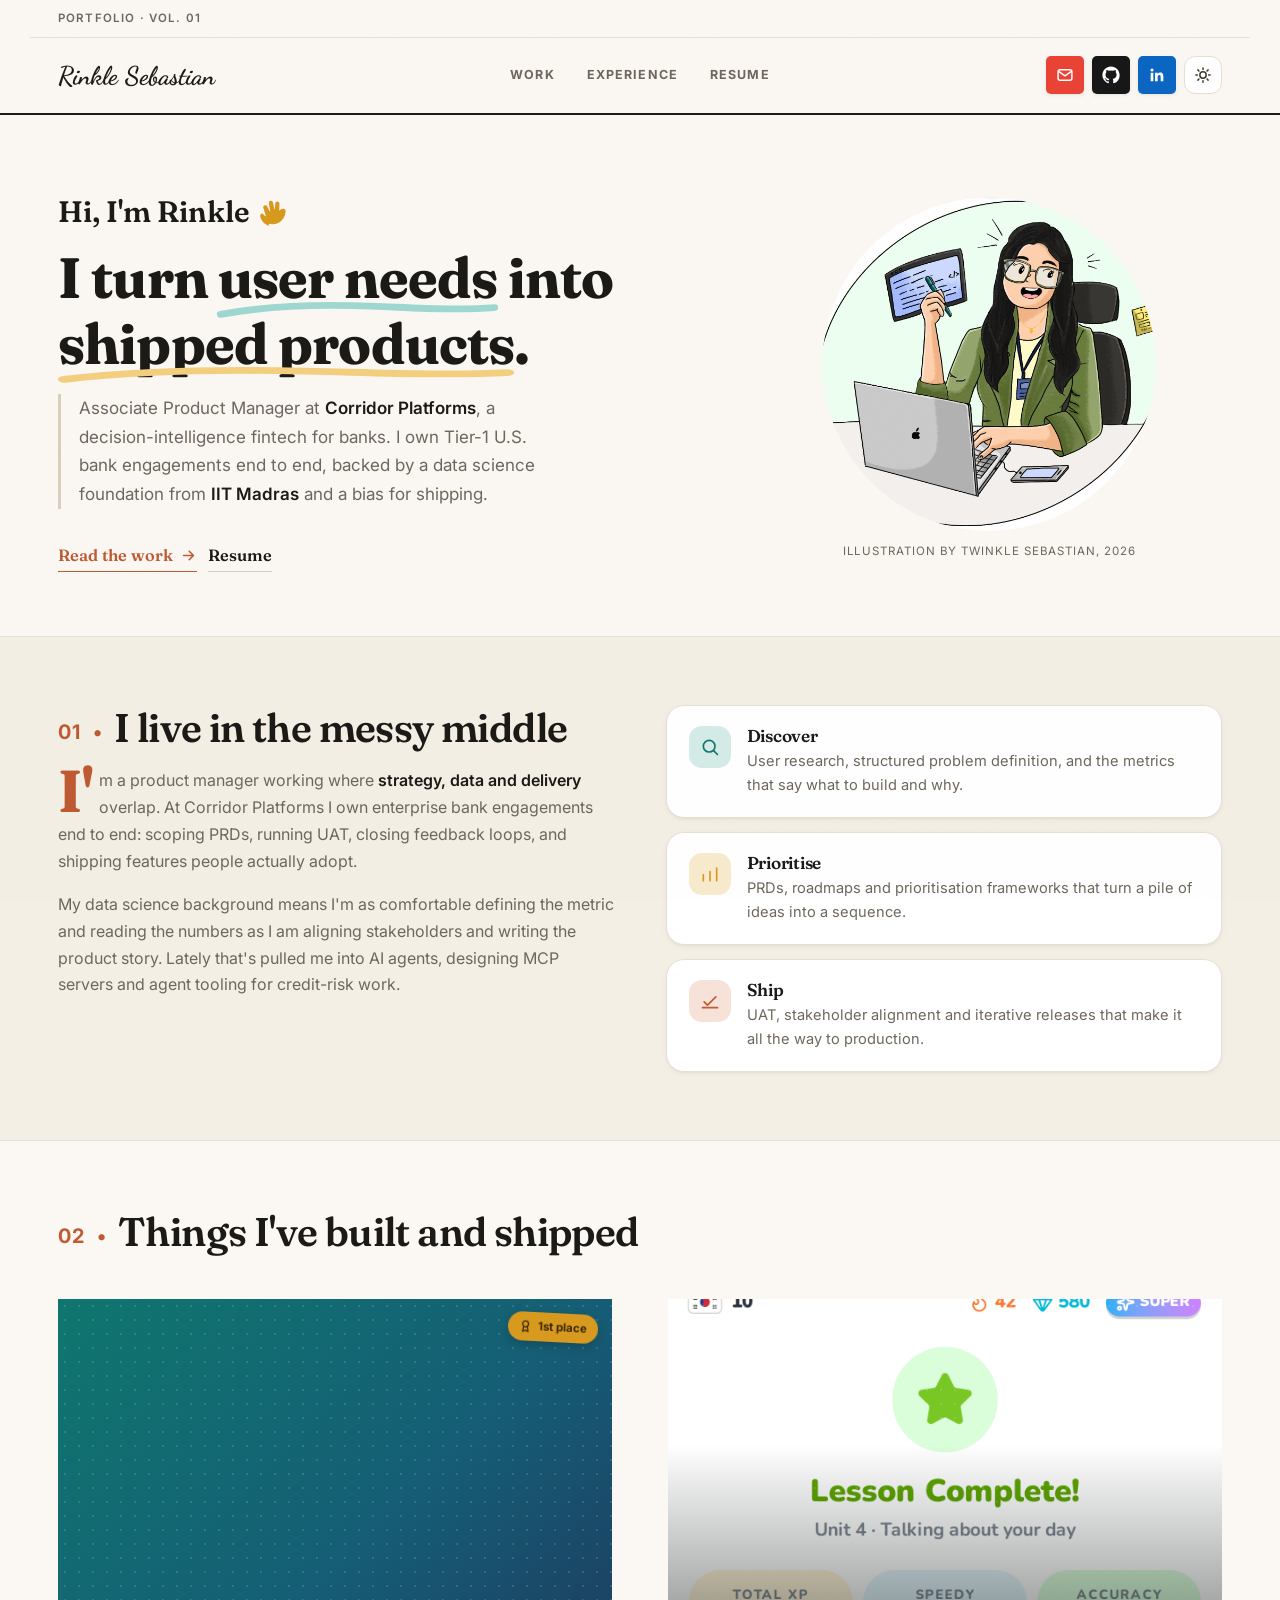
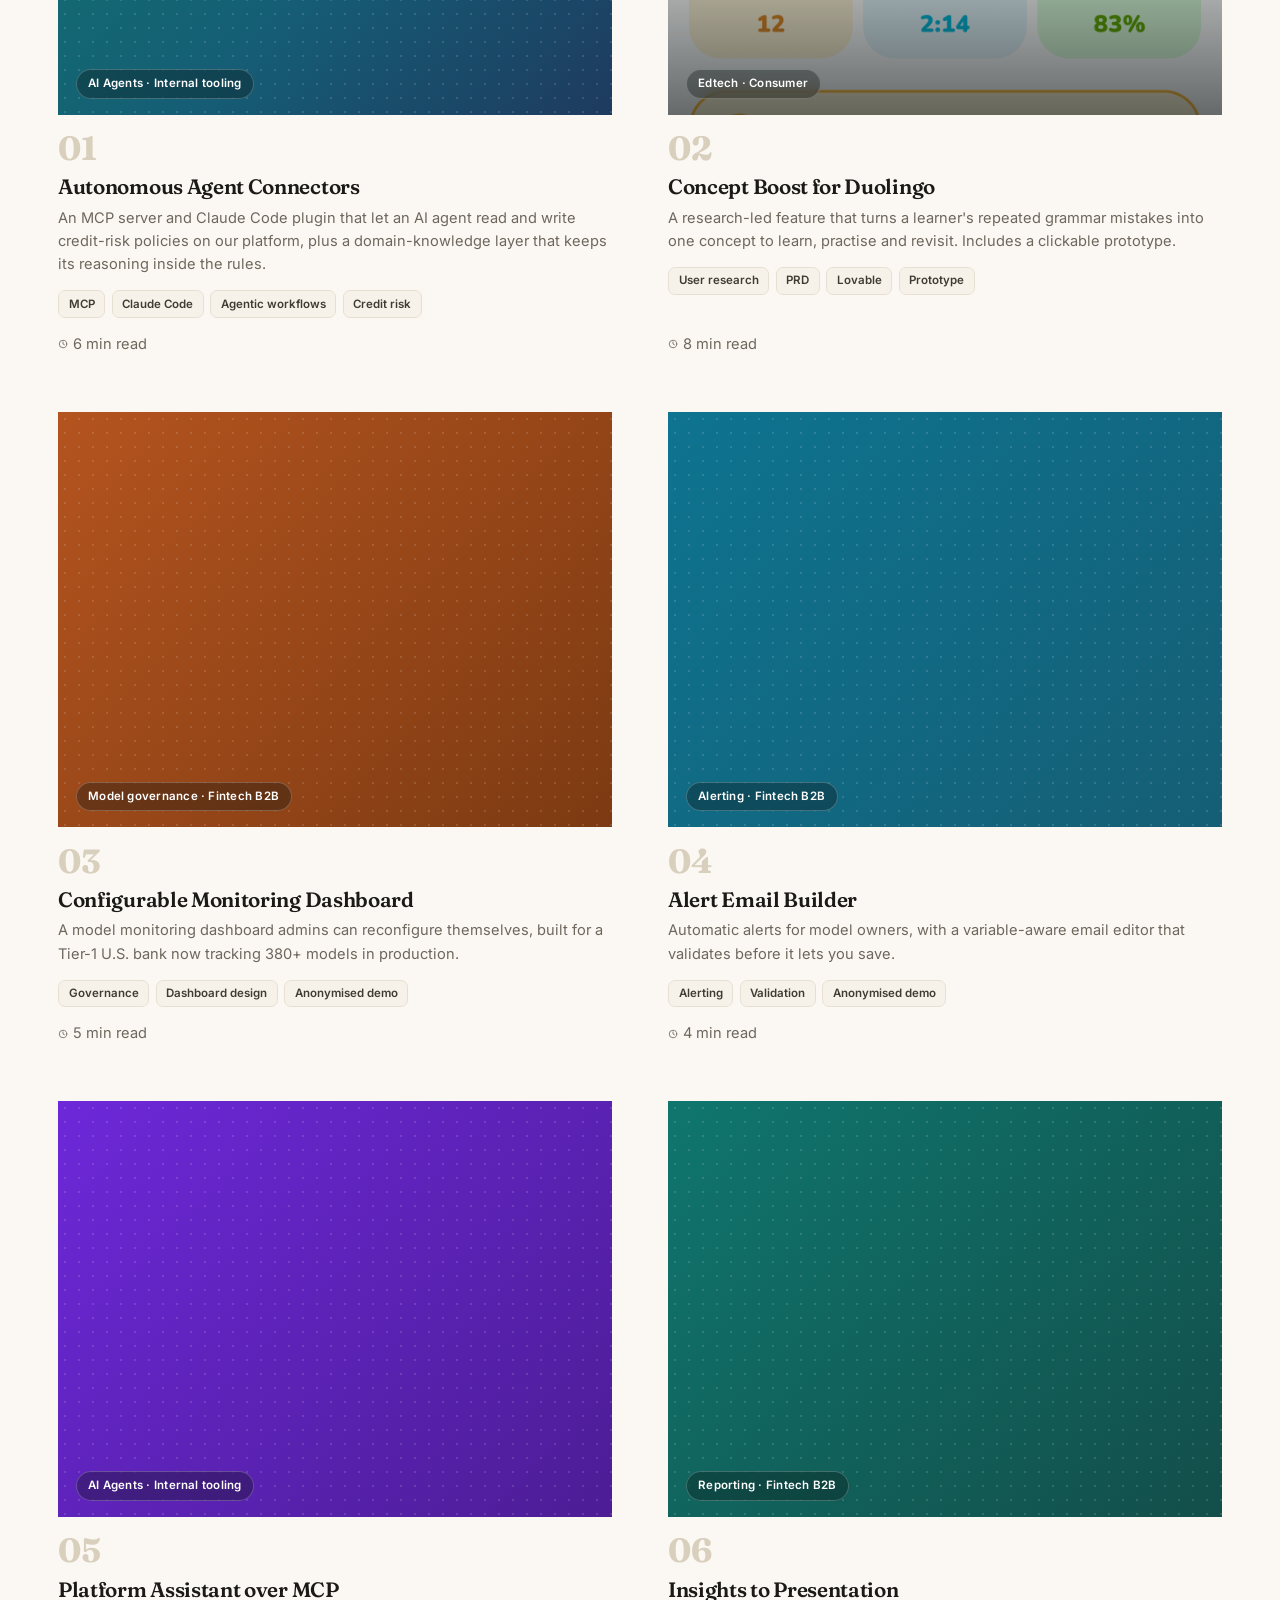
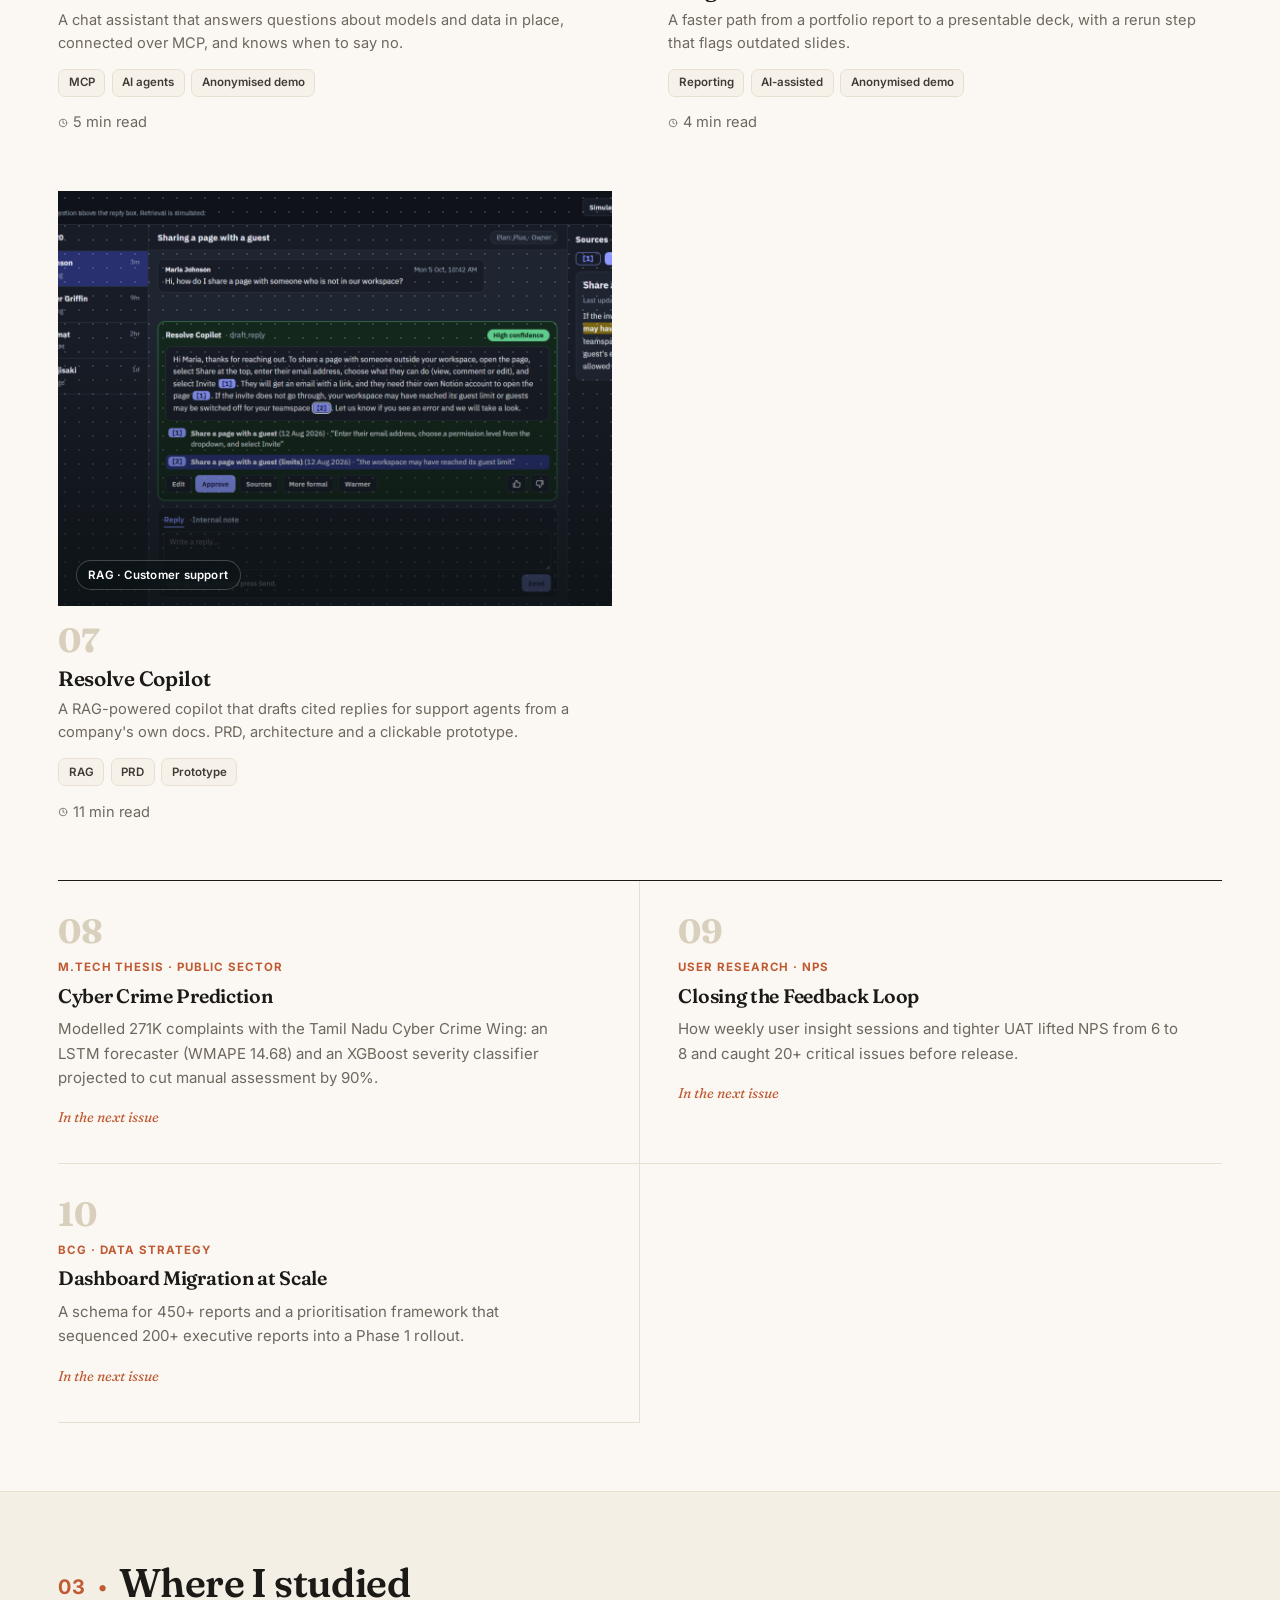
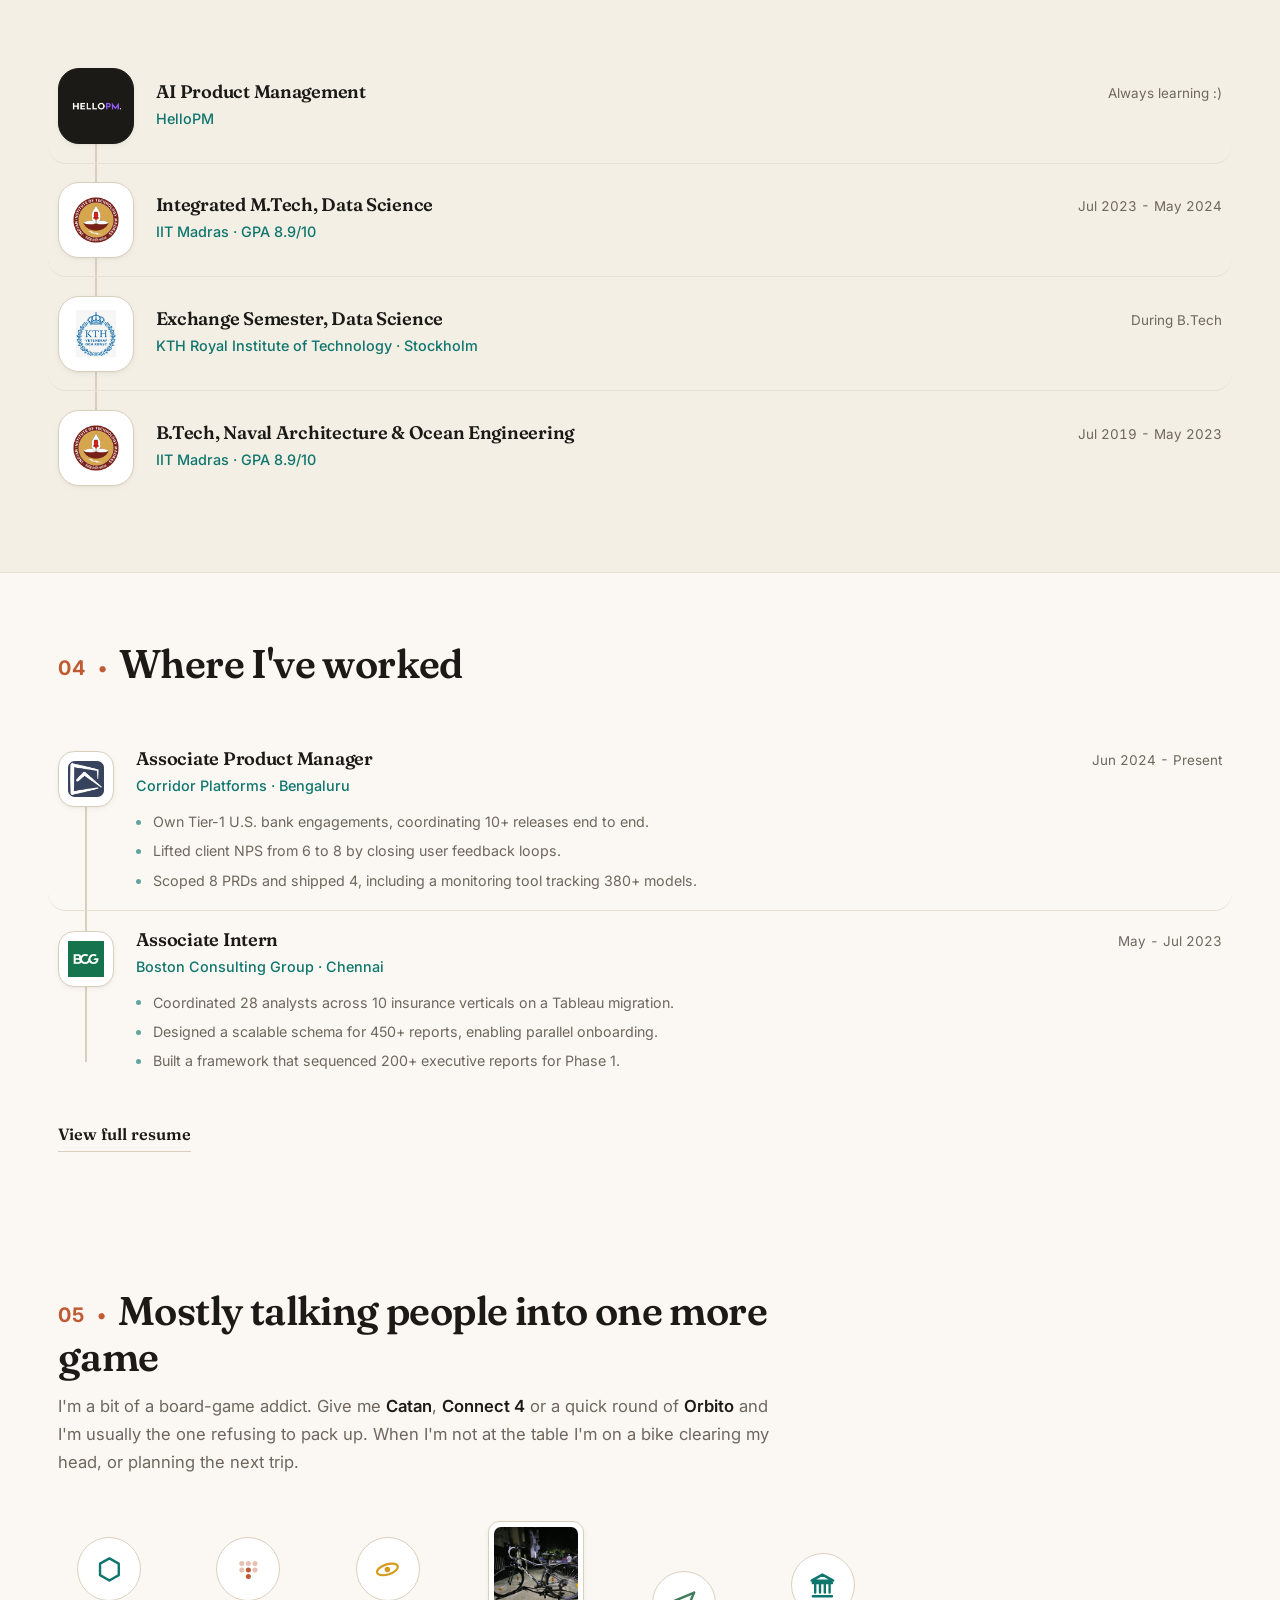
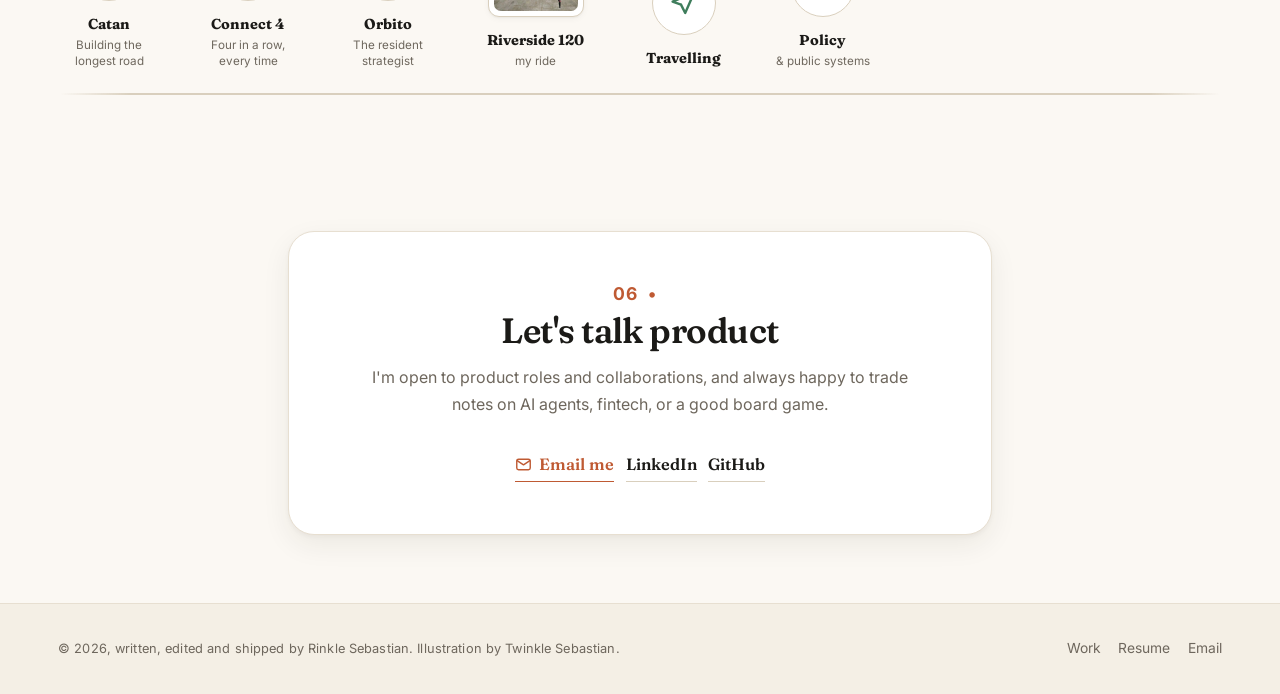
<file: index.html>
<!DOCTYPE html>
<html lang="en">
<head>
  <meta charset="UTF-8" />
  <meta name="viewport" content="width=device-width, initial-scale=1.0" />
  <title>Rinkle Sebastian | Product Manager</title>
  <link rel="preconnect" href="https://fonts.googleapis.com" />
  <link rel="preconnect" href="https://fonts.gstatic.com" crossorigin />
  <link href="https://fonts.googleapis.com/css2?family=Fraunces:ital,opsz,wght,SOFT,WONK@0,9..144,400..800,0..100,0..1;1,9..144,400..700,0..100,0..1&family=Inter:wght@400;500;600;700&display=swap" rel="stylesheet" />
  <link rel="preload" href="assets/fonts/dancing-script-700.woff2" as="font" type="font/woff2" crossorigin />
  <link rel="stylesheet" href="styles.css" />
  <meta name="theme-color" content="#fbf8f3" />
  <script>
    document.documentElement.classList.add("js");
    try { if (localStorage.getItem("theme") === "dark") document.documentElement.dataset.theme = "dark"; } catch (e) {}
  </script>
</head>
<body>
  <div class="masthead-strip">
    <span>Portfolio &middot; Vol. 01</span>
  </div>
  <header class="nav" id="nav">
    <div class="nav__inner">
      <a href="index.html" class="nav__brand"><span class="nav__brand-name">Rinkle Sebastian</span></a>
      <nav class="nav__links" id="nav-links" aria-label="Main">
        <a href="#work">Work</a>
        <a href="#experience">Experience</a>
        <a href="resume.html">Resume</a>
      </nav>
      <div class="nav__actions">
        <a class="nav__social nav__social--mail" href="mailto:rinklesebastian12@gmail.com" aria-label="Email me" title="Email">
          <svg viewBox="0 0 24 24" fill="none" stroke="currentColor" stroke-width="2" stroke-linecap="round" stroke-linejoin="round" aria-hidden="true"><rect x="2.8" y="5" width="18.4" height="14" rx="2.6"/><path d="M4 7.4l8 5.7 8-5.7"/></svg>
        </a>
        <a class="nav__social nav__social--github" href="https://github.com/Rinkle-S" target="_blank" rel="noopener" aria-label="GitHub profile" title="GitHub">
          <svg viewBox="0 0 24 24" fill="currentColor" aria-hidden="true"><path d="M12 .5C5.73.5.5 5.73.5 12c0 5.08 3.29 9.39 7.86 10.91.58.1.79-.25.79-.56 0-.27-.01-1-.02-1.97-3.2.7-3.88-1.54-3.88-1.54-.53-1.34-1.29-1.7-1.29-1.7-1.05-.72.08-.71.08-.71 1.16.08 1.78 1.19 1.78 1.19 1.03 1.77 2.71 1.26 3.37.96.1-.75.4-1.26.73-1.55-2.55-.29-5.23-1.28-5.23-5.68 0-1.25.45-2.28 1.19-3.08-.12-.29-.52-1.46.11-3.05 0 0 .97-.31 3.18 1.18a11 11 0 0 1 5.79 0c2.2-1.49 3.17-1.18 3.17-1.18.64 1.59.24 2.76.12 3.05.74.8 1.18 1.83 1.18 3.08 0 4.41-2.69 5.38-5.25 5.67.41.36.78 1.07.78 2.15 0 1.55-.01 2.81-.01 3.19 0 .31.21.67.8.56A10.52 10.52 0 0 0 23.5 12C23.5 5.73 18.27.5 12 .5Z"/></svg>
        </a>
        <a class="nav__social nav__social--linkedin" href="https://linkedin.com/in/rinkle-sebastian" target="_blank" rel="noopener" aria-label="LinkedIn profile" title="LinkedIn">
          <svg viewBox="0 0 24 24" fill="currentColor" aria-hidden="true"><path d="M20.45 20.45h-3.56v-5.57c0-1.33-.02-3.04-1.85-3.04-1.85 0-2.14 1.45-2.14 2.94v5.67H9.34V9h3.41v1.56h.05c.48-.9 1.64-1.85 3.38-1.85 3.6 0 4.27 2.37 4.27 5.46v6.28ZM5.34 7.43a2.06 2.06 0 1 1 0-4.12 2.06 2.06 0 0 1 0 4.12ZM7.12 20.45H3.56V9h3.56v11.45Z"/></svg>
        </a>
        <button class="icon-btn theme-toggle" id="theme-toggle" type="button" aria-label="Switch colour theme" title="Switch colour theme">
          <svg class="sun" viewBox="0 0 24 24" fill="none" stroke="currentColor" stroke-width="2" stroke-linecap="round" aria-hidden="true"><circle cx="12" cy="12" r="4.2"/><path d="M12 2.5v2M12 19.5v2M2.5 12h2M19.5 12h2M5.2 5.2l1.4 1.4M17.4 17.4l1.4 1.4M18.8 5.2l-1.4 1.4M6.6 17.4l-1.4 1.4"/></svg>
          <svg class="moon" viewBox="0 0 24 24" fill="none" stroke="currentColor" stroke-width="2" stroke-linecap="round" stroke-linejoin="round" aria-hidden="true"><path d="M20.5 14.3A8.6 8.6 0 1 1 9.7 3.5a6.9 6.9 0 0 0 10.8 10.8Z"/></svg>
        </button>
        <button class="icon-btn nav__burger" id="burger" type="button" aria-label="Open menu" aria-expanded="false" aria-controls="nav-links">
          <svg viewBox="0 0 24 24" fill="none" stroke="currentColor" stroke-width="2" stroke-linecap="round" aria-hidden="true"><path d="M4 7h16M4 12h16M4 17h16"/></svg>
        </button>
      </div>
    </div>
  </header>

  <main id="top">
    <!-- ===== Hero ===== -->
    <section class="wrap hero">
      <div class="hero__text">
        <p class="hero__greet">
          Hi, I'm Rinkle
          <svg class="wave" viewBox="0 0 24 24" aria-hidden="true">
            <path fill="#d79a1e" d="M7.4 21.6c-2-.6-3.7-2-4.8-3.9-1-1.8-1.4-3.4-.7-4.2.5-.6 1.3-.5 2 .2l1.2 1.2c.2.2.5 0 .4-.3L3.8 9.2c-.3-.8.1-1.6.9-1.9.7-.2 1.4.1 1.8.8l1.7 3.3c.1.2.4.1.4-.1L7.7 5.8c-.2-.8.3-1.6 1.1-1.7.8-.2 1.5.3 1.7 1.1l1 4.6c0 .2.4.2.4 0l.3-3.9c0-.8.7-1.4 1.5-1.4.8.1 1.4.7 1.4 1.5l-.1 5.1c1.1-1 2.2-1.7 3.3-1.4 1 .3 1.4 1.2 1.1 2.6-.4 1.9-1 3.4-1.9 4.7-1.6 2.3-4 3.6-6.6 3.6-1.4 0-2.7-.3-3-.4Z"/>
          </svg>
        </p>
        <h1 class="hero__title">
          I turn <span class="hl">user needs</span> into
          <span class="hl hl--gold">shipped products</span>.
        </h1>
        <p class="hero__sub hero__sub--rule">
          Associate Product Manager at <strong>Corridor Platforms</strong>, a decision-intelligence
          fintech for banks. I own Tier-1 U.S. bank engagements end to end, backed by a data
          science foundation from <strong>IIT Madras</strong> and a bias for shipping.
        </p>
        <div class="hero__cta">
          <a href="#work" class="btn btn--primary">
            Read the work
            <svg viewBox="0 0 24 24" fill="none" stroke="currentColor" stroke-width="2.2" stroke-linecap="round" stroke-linejoin="round" aria-hidden="true"><path d="M5 12h14M13 6l6 6-6 6"/></svg>
          </a>
          <a href="resume.html" class="btn btn--ghost">Resume</a>
        </div>
      </div>
      <div class="hero__visual">
        <figure class="hero__frame">
          <img src="assets/rinkle.jpg" alt="Illustration of Rinkle Sebastian at her laptop, mid-sentence, with a tablet showing code beside her." class="illus illus--circle" width="1430" height="1255" />
          <figcaption>Illustration by Twinkle Sebastian, 2026</figcaption>
        </figure>
      </div>
    </section>

    <!-- ===== About + What I do ===== -->
    <section class="band">
      <div class="wrap section split reveal">
        <div class="split__intro">
          <h2 class="section__title">I live in the messy middle</h2>
          <p class="drop-cap">
            I'm a product manager working where <strong>strategy, data and delivery</strong>
            overlap. At Corridor Platforms I own enterprise bank engagements end to end:
            scoping PRDs, running UAT, closing feedback loops, and shipping features people
            actually adopt.
          </p>
          <p>
            My data science background means I'm as comfortable defining the metric and
            reading the numbers as I am aligning stakeholders and writing the product story.
            Lately that's pulled me into AI agents, designing MCP servers and agent tooling
            for credit-risk work.
          </p>
        </div>
        <div class="split__cards">
          <article class="do-card">
            <span class="do-card__icon">
              <svg viewBox="0 0 24 24" fill="none" stroke="currentColor" stroke-width="2" stroke-linecap="round" stroke-linejoin="round" aria-hidden="true"><circle cx="11" cy="11" r="7"/><path d="M21 21l-4.35-4.35"/></svg>
            </span>
            <div>
              <h3>Discover</h3>
              <p>User research, structured problem definition, and the metrics that say what to build and why.</p>
            </div>
          </article>
          <article class="do-card">
            <span class="do-card__icon">
              <svg viewBox="0 0 24 24" fill="none" stroke="currentColor" stroke-width="2" stroke-linecap="round" stroke-linejoin="round" aria-hidden="true"><path d="M4 20v-7M12 20V9M20 20V5"/></svg>
            </span>
            <div>
              <h3>Prioritise</h3>
              <p>PRDs, roadmaps and prioritisation frameworks that turn a pile of ideas into a sequence.</p>
            </div>
          </article>
          <article class="do-card">
            <span class="do-card__icon">
              <svg viewBox="0 0 24 24" fill="none" stroke="currentColor" stroke-width="2" stroke-linecap="round" stroke-linejoin="round" aria-hidden="true"><path d="M5 13l4 4L19 7"/><path d="M3 20h18"/></svg>
            </span>
            <div>
              <h3>Ship</h3>
              <p>UAT, stakeholder alignment and iterative releases that make it all the way to production.</p>
            </div>
          </article>
        </div>
      </div>
    </section>

    <!-- ===== Work ===== -->
    <section id="work" class="wrap section reveal">
      <div class="section__head">
        <h2 class="section__title">Things I've built and shipped</h2>
      </div>

      <div class="work-featured work-featured--editorial">
        <a class="pcard pcard--link" href="agent-connectors.html">
          <div class="pcard__media pcard__media--mcp">
            <span class="pcard__tag">AI Agents &middot; Internal tooling</span>
            <span class="pcard__award">
              <svg viewBox="0 0 24 24" fill="none" stroke="currentColor" stroke-width="2.2" stroke-linecap="round" stroke-linejoin="round" aria-hidden="true"><circle cx="12" cy="8" r="5.5"/><path d="M8.6 12.8L7 22l5-2.8L17 22l-1.6-9.2"/></svg>
              1st place
            </span>
          </div>
          <div class="pcard__body">
            <span class="feature__n">01</span>
            <h3>Autonomous Agent Connectors</h3>
            <p>
              An MCP server and Claude Code plugin that let an AI agent read and write
              credit-risk policies on our platform, plus a domain-knowledge layer that keeps
              its reasoning inside the rules.
            </p>
            <div class="pcard__stack">
              <span class="chip">MCP</span><span class="chip">Claude Code</span><span class="chip">Agentic workflows</span><span class="chip">Credit risk</span>
            </div>
            <p class="read-time">
              <svg viewBox="0 0 24 24" fill="none" stroke="currentColor" stroke-width="2" stroke-linecap="round" stroke-linejoin="round" aria-hidden="true"><circle cx="12" cy="12" r="9"/><path d="M12 7v5l3.5 2"/></svg>
              6 min read
            </p>
          </div>
        </a>

        <a class="pcard pcard--link" href="concept-boost.html">
          <div class="pcard__media pcard__media--shot">
            <img src="assets/concept-boost-screen.png" alt="The Concept Boost prototype: a lesson-complete screen flagging a repeated grammar mistake with a Boost This Concept button." loading="lazy" />
            <span class="pcard__tag">Edtech &middot; Consumer</span>
          </div>
          <div class="pcard__body">
            <span class="feature__n">02</span>
            <h3>Concept Boost for Duolingo</h3>
            <p>
              A research-led feature that turns a learner's repeated grammar mistakes into one
              concept to learn, practise and revisit. Includes a clickable prototype.
            </p>
            <div class="pcard__stack">
              <span class="chip">User research</span><span class="chip">PRD</span><span class="chip">Lovable</span><span class="chip">Prototype</span>
            </div>
            <p class="read-time">
              <svg viewBox="0 0 24 24" fill="none" stroke="currentColor" stroke-width="2" stroke-linecap="round" stroke-linejoin="round" aria-hidden="true"><circle cx="12" cy="12" r="9"/><path d="M12 7v5l3.5 2"/></svg>
              8 min read
            </p>
          </div>
        </a>

        <a class="pcard pcard--link" href="monitoring-dashboard.html">
          <div class="pcard__media pcard__media--b">
            <span class="pcard__tag">Model governance &middot; Fintech B2B</span>
          </div>
          <div class="pcard__body">
            <span class="feature__n">03</span>
            <h3>Configurable Monitoring Dashboard</h3>
            <p>
              A model monitoring dashboard admins can reconfigure themselves, built for a
              Tier-1 U.S. bank now tracking 380+ models in production.
            </p>
            <div class="pcard__stack">
              <span class="chip">Governance</span><span class="chip">Dashboard design</span><span class="chip">Anonymised demo</span>
            </div>
            <p class="read-time">
              <svg viewBox="0 0 24 24" fill="none" stroke="currentColor" stroke-width="2" stroke-linecap="round" stroke-linejoin="round" aria-hidden="true"><circle cx="12" cy="12" r="9"/><path d="M12 7v5l3.5 2"/></svg>
              5 min read
            </p>
          </div>
        </a>

        <a class="pcard pcard--link" href="alert-email-builder.html">
          <div class="pcard__media pcard__media--c">
            <span class="pcard__tag">Alerting &middot; Fintech B2B</span>
          </div>
          <div class="pcard__body">
            <span class="feature__n">04</span>
            <h3>Alert Email Builder</h3>
            <p>
              Automatic alerts for model owners, with a variable-aware email editor that
              validates before it lets you save.
            </p>
            <div class="pcard__stack">
              <span class="chip">Alerting</span><span class="chip">Validation</span><span class="chip">Anonymised demo</span>
            </div>
            <p class="read-time">
              <svg viewBox="0 0 24 24" fill="none" stroke="currentColor" stroke-width="2" stroke-linecap="round" stroke-linejoin="round" aria-hidden="true"><circle cx="12" cy="12" r="9"/><path d="M12 7v5l3.5 2"/></svg>
              4 min read
            </p>
          </div>
        </a>

        <a class="pcard pcard--link" href="platform-assistant-mcp.html">
          <div class="pcard__media pcard__media--d">
            <span class="pcard__tag">AI Agents &middot; Internal tooling</span>
          </div>
          <div class="pcard__body">
            <span class="feature__n">05</span>
            <h3>Platform Assistant over MCP</h3>
            <p>
              A chat assistant that answers questions about models and data in place,
              connected over MCP, and knows when to say no.
            </p>
            <div class="pcard__stack">
              <span class="chip">MCP</span><span class="chip">AI agents</span><span class="chip">Anonymised demo</span>
            </div>
            <p class="read-time">
              <svg viewBox="0 0 24 24" fill="none" stroke="currentColor" stroke-width="2" stroke-linecap="round" stroke-linejoin="round" aria-hidden="true"><circle cx="12" cy="12" r="9"/><path d="M12 7v5l3.5 2"/></svg>
              5 min read
            </p>
          </div>
        </a>

        <a class="pcard pcard--link" href="insights-to-presentation.html">
          <div class="pcard__media pcard__media--a">
            <span class="pcard__tag">Reporting &middot; Fintech B2B</span>
          </div>
          <div class="pcard__body">
            <span class="feature__n">06</span>
            <h3>Insights to Presentation</h3>
            <p>
              A faster path from a portfolio report to a presentable deck, with a rerun step
              that flags outdated slides.
            </p>
            <div class="pcard__stack">
              <span class="chip">Reporting</span><span class="chip">AI-assisted</span><span class="chip">Anonymised demo</span>
            </div>
            <p class="read-time">
              <svg viewBox="0 0 24 24" fill="none" stroke="currentColor" stroke-width="2" stroke-linecap="round" stroke-linejoin="round" aria-hidden="true"><circle cx="12" cy="12" r="9"/><path d="M12 7v5l3.5 2"/></svg>
              4 min read
            </p>
          </div>
        </a>

        <a class="pcard pcard--link" href="resolve-copilot.html">
          <div class="pcard__media pcard__media--shot">
            <img src="assets/resolve-copilot-happy-path.png" alt="Resolve Copilot showing a cited draft reply with sources highlighted in a side panel." loading="lazy" />
            <span class="pcard__tag">RAG &middot; Customer support</span>
          </div>
          <div class="pcard__body">
            <span class="feature__n">07</span>
            <h3>Resolve Copilot</h3>
            <p>
              A RAG-powered copilot that drafts cited replies for support agents from a
              company's own docs. PRD, architecture and a clickable prototype.
            </p>
            <div class="pcard__stack">
              <span class="chip">RAG</span><span class="chip">PRD</span><span class="chip">Prototype</span>
            </div>
            <p class="read-time">
              <svg viewBox="0 0 24 24" fill="none" stroke="currentColor" stroke-width="2" stroke-linecap="round" stroke-linejoin="round" aria-hidden="true"><circle cx="12" cy="12" r="9"/><path d="M12 7v5l3.5 2"/></svg>
              11 min read
            </p>
          </div>
        </a>
      </div>

      <div class="feature-grid">
        <article class="feature">
          <span class="feature__n">08</span>
          <p class="feature__kicker">M.Tech thesis &middot; Public sector</p>
          <h3>Cyber Crime Prediction</h3>
          <p class="feature__deck">Modelled 271K complaints with the Tamil Nadu Cyber Crime Wing: an LSTM forecaster (WMAPE 14.68) and an XGBoost severity classifier projected to cut manual assessment by 90%.</p>
          <span class="feature__status">In the next issue</span>
        </article>
        <article class="feature">
          <span class="feature__n">09</span>
          <p class="feature__kicker">User research &middot; NPS</p>
          <h3>Closing the Feedback Loop</h3>
          <p class="feature__deck">How weekly user insight sessions and tighter UAT lifted NPS from 6 to 8 and caught 20+ critical issues before release.</p>
          <span class="feature__status">In the next issue</span>
        </article>
        <article class="feature">
          <span class="feature__n">10</span>
          <p class="feature__kicker">BCG &middot; Data strategy</p>
          <h3>Dashboard Migration at Scale</h3>
          <p class="feature__deck">A schema for 450+ reports and a prioritisation framework that sequenced 200+ executive reports into a Phase 1 rollout.</p>
          <span class="feature__status">In the next issue</span>
        </article>
      </div>
    </section>

    <!-- ===== Education ===== -->
    <section id="education" class="band">
      <div class="wrap section reveal">
        <div class="section__head">
          <h2 class="section__title">Where I studied</h2>
        </div>
        <div class="exp-list exp-list--lg">
          <div class="exp-row">
            <div class="exp-row__mark org-logo-img org-logo-img--lg org-logo-img--dark"><img src="assets/logo-hellopm.png" alt="HelloPM" loading="lazy" /></div>
            <div>
              <div class="exp-row__head">
                <div class="exp-row__role">
                  <h3>AI Product Management</h3>
                  <p>HelloPM</p>
                </div>
                <span class="exp-row__date">Always learning :)</span>
              </div>
            </div>
          </div>
          <div class="exp-row">
            <div class="exp-row__mark org-logo-img org-logo-img--lg"><img src="assets/logo-iitm.png" alt="IIT Madras" loading="lazy" /></div>
            <div>
              <div class="exp-row__head">
                <div class="exp-row__role">
                  <h3>Integrated M.Tech, Data Science</h3>
                  <p>IIT Madras &middot; GPA 8.9/10</p>
                </div>
                <span class="exp-row__date">Jul 2023 - May 2024</span>
              </div>
            </div>
          </div>
          <div class="exp-row">
            <div class="exp-row__mark org-logo-img org-logo-img--lg"><img src="assets/logo-kth.jpg" alt="KTH Royal Institute of Technology" loading="lazy" /></div>
            <div>
              <div class="exp-row__head">
                <div class="exp-row__role">
                  <h3>Exchange Semester, Data Science</h3>
                  <p>KTH Royal Institute of Technology &middot; Stockholm</p>
                </div>
                <span class="exp-row__date">During B.Tech</span>
              </div>
            </div>
          </div>
          <div class="exp-row">
            <div class="exp-row__mark org-logo-img org-logo-img--lg"><img src="assets/logo-iitm.png" alt="IIT Madras" loading="lazy" /></div>
            <div>
              <div class="exp-row__head">
                <div class="exp-row__role">
                  <h3>B.Tech, Naval Architecture &amp; Ocean Engineering</h3>
                  <p>IIT Madras &middot; GPA 8.9/10</p>
                </div>
                <span class="exp-row__date">Jul 2019 - May 2023</span>
              </div>
            </div>
          </div>
        </div>
      </div>
    </section>

    <!-- ===== Experience ===== -->
    <section id="experience" class="wrap section reveal">
      <div class="section__head">
        <h2 class="section__title">Where I've worked</h2>
      </div>
      <div class="exp-list">
        <div class="exp-row">
          <div class="exp-row__mark org-logo-img"><img src="assets/logo-corridor.png" alt="Corridor Platforms" loading="lazy" /></div>
          <div>
            <div class="exp-row__head">
              <div class="exp-row__role">
                <h3>Associate Product Manager</h3>
                <p>Corridor Platforms &middot; Bengaluru</p>
              </div>
              <span class="exp-row__date">Jun 2024 - Present</span>
            </div>
            <ul class="exp-row__points">
              <li>Own Tier-1 U.S. bank engagements, coordinating 10+ releases end to end.</li>
              <li>Lifted client NPS from 6 to 8 by closing user feedback loops.</li>
              <li>Scoped 8 PRDs and shipped 4, including a monitoring tool tracking 380+ models.</li>
            </ul>
          </div>
        </div>
        <div class="exp-row">
          <div class="exp-row__mark org-logo-img"><img src="assets/logo-bcg.png" alt="Boston Consulting Group" loading="lazy" /></div>
          <div>
            <div class="exp-row__head">
              <div class="exp-row__role">
                <h3>Associate Intern</h3>
                <p>Boston Consulting Group &middot; Chennai</p>
              </div>
              <span class="exp-row__date">May - Jul 2023</span>
            </div>
            <ul class="exp-row__points">
              <li>Coordinated 28 analysts across 10 insurance verticals on a Tableau migration.</li>
              <li>Designed a scalable schema for 450+ reports, enabling parallel onboarding.</li>
              <li>Built a framework that sequenced 200+ executive reports for Phase 1.</li>
            </ul>
          </div>
        </div>
      </div>
      <a href="resume.html" class="btn btn--ghost" style="margin-top: 1.75rem">View full resume</a>
    </section>

    <!-- ===== Outside work ===== -->
    <section class="wrap section reveal">
      <div class="section__head">
        <h2 class="section__title">Mostly talking people into one more game</h2>
        <p class="section__lead">
          I'm a bit of a board-game addict. Give me <strong>Catan</strong>,
          <strong>Connect 4</strong> or a quick round of <strong>Orbito</strong> and
          I'm usually the one refusing to pack up. When I'm not at the table I'm on a bike
          clearing my head, or planning the next trip.
        </p>
      </div>
      <div class="shelf">
        <div class="shelf-item">
          <span class="shelf-item__token">
            <svg viewBox="0 0 24 24" fill="none" stroke="currentColor" stroke-width="2" stroke-linejoin="round" aria-hidden="true"><path d="M12 2.8l7.8 4.4v9.6L12 21.2 4.2 16.8V7.2z"/></svg>
          </span>
          <span class="shelf-item__label">Catan</span>
          <span class="shelf-item__tag">Building the longest road</span>
        </div>
        <div class="shelf-item">
          <span class="shelf-item__token">
            <svg viewBox="0 0 24 24" fill="currentColor" aria-hidden="true">
              <circle cx="6.5" cy="7" r="2.1" opacity=".38"/><circle cx="12" cy="7" r="2.1" opacity=".38"/><circle cx="17.5" cy="7" r="2.1" opacity=".38"/>
              <circle cx="6.5" cy="12.5" r="2.1" opacity=".38"/><circle cx="12" cy="12.5" r="2.1"/><circle cx="17.5" cy="12.5" r="2.1" opacity=".38"/>
              <circle cx="12" cy="18" r="2.1"/>
            </svg>
          </span>
          <span class="shelf-item__label">Connect 4</span>
          <span class="shelf-item__tag">Four in a row, every time</span>
        </div>
        <div class="shelf-item">
          <span class="shelf-item__token">
            <svg viewBox="0 0 24 24" fill="none" stroke="currentColor" stroke-width="1.8" aria-hidden="true"><ellipse cx="12" cy="12" rx="9" ry="4.2" transform="rotate(-18 12 12)"/><circle cx="12" cy="12" r="2.3" fill="currentColor" stroke="none"/></svg>
          </span>
          <span class="shelf-item__label">Orbito</span>
          <span class="shelf-item__tag">The resident strategist</span>
        </div>
        <div class="shelf-item shelf-item--photo">
          <span class="shelf-item__token">
            <img src="assets/cycle-riverside120.jpeg" alt="My bike, a Riverside 120, parked outside at night" loading="lazy" />
          </span>
          <span class="shelf-item__label">Riverside 120</span>
          <span class="shelf-item__tag">my ride</span>
        </div>
        <div class="shelf-item">
          <span class="shelf-item__token">
            <svg viewBox="0 0 24 24" fill="none" stroke="currentColor" stroke-width="2" stroke-linecap="round" stroke-linejoin="round" aria-hidden="true"><path d="M21 3L3 10.5l7 2.5m11-10l-7.5 17-3.5-7"/></svg>
          </span>
          <span class="shelf-item__label">Travelling</span>
        </div>
        <div class="shelf-item">
          <span class="shelf-item__token">
            <svg viewBox="0 0 24 24" fill="none" stroke="currentColor" stroke-width="2" stroke-linecap="round" stroke-linejoin="round" aria-hidden="true"><path d="M4 21h16M4 10h16M6 10v8M10 10v8M14 10v8M18 10v8M12 3L3 8h18z"/></svg>
          </span>
          <span class="shelf-item__label">Policy</span>
          <span class="shelf-item__tag">&amp; public systems</span>
        </div>
      </div>
    </section>

    <!-- ===== Contact ===== -->
    <section id="contact" class="wrap section section--contact reveal">
      <div class="contact__card">
        <h2 class="section__title">Let's talk product</h2>
        <p class="contact__lead">
          I'm open to product roles and collaborations, and always happy to trade notes on
          AI agents, fintech, or a good board game.
        </p>
        <div class="contact__links">
          <a href="mailto:rinklesebastian12@gmail.com" class="btn btn--primary">
            <svg viewBox="0 0 24 24" fill="none" stroke="currentColor" stroke-width="2" stroke-linecap="round" stroke-linejoin="round" aria-hidden="true"><rect x="2.5" y="4.5" width="19" height="15" rx="2.5"/><path d="M3 6.5l9 6 9-6"/></svg>
            Email me
          </a>
          <a href="https://linkedin.com/in/rinkle-sebastian" class="btn btn--ghost" target="_blank" rel="noopener">LinkedIn</a>
          <a href="https://github.com/Rinkle-S" class="btn btn--ghost" target="_blank" rel="noopener">GitHub</a>
        </div>
      </div>
    </section>
  </main>

  <footer class="footer">
    <div class="footer__inner">
      <p class="colophon">&copy; 2026, written, edited and shipped by Rinkle Sebastian. Illustration by Twinkle Sebastian.</p>
      <div class="footer__links">
        <a href="#work">Work</a>
        <a href="resume.html">Resume</a>
        <a href="mailto:rinklesebastian12@gmail.com">Email</a>
      </div>
    </div>
  </footer>

  <script src="script.js"></script>
</body>
</html>
</file>
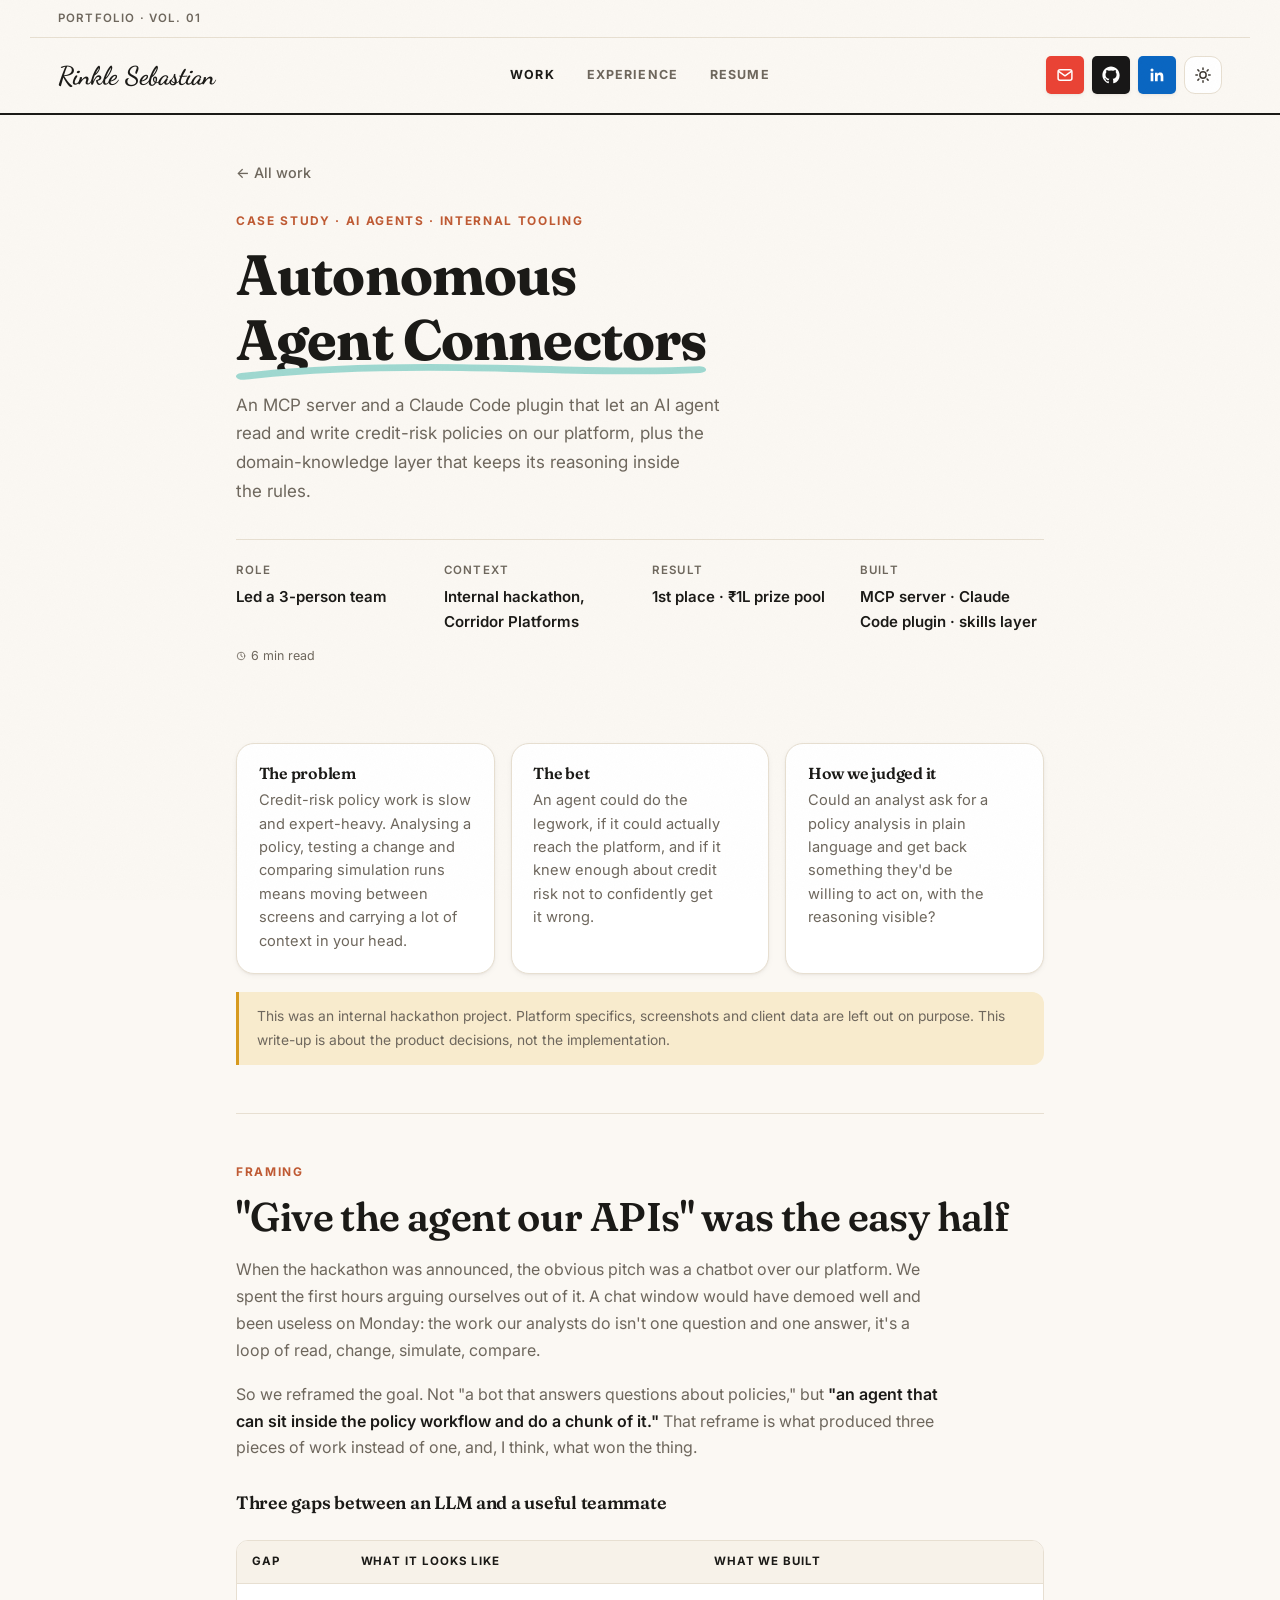
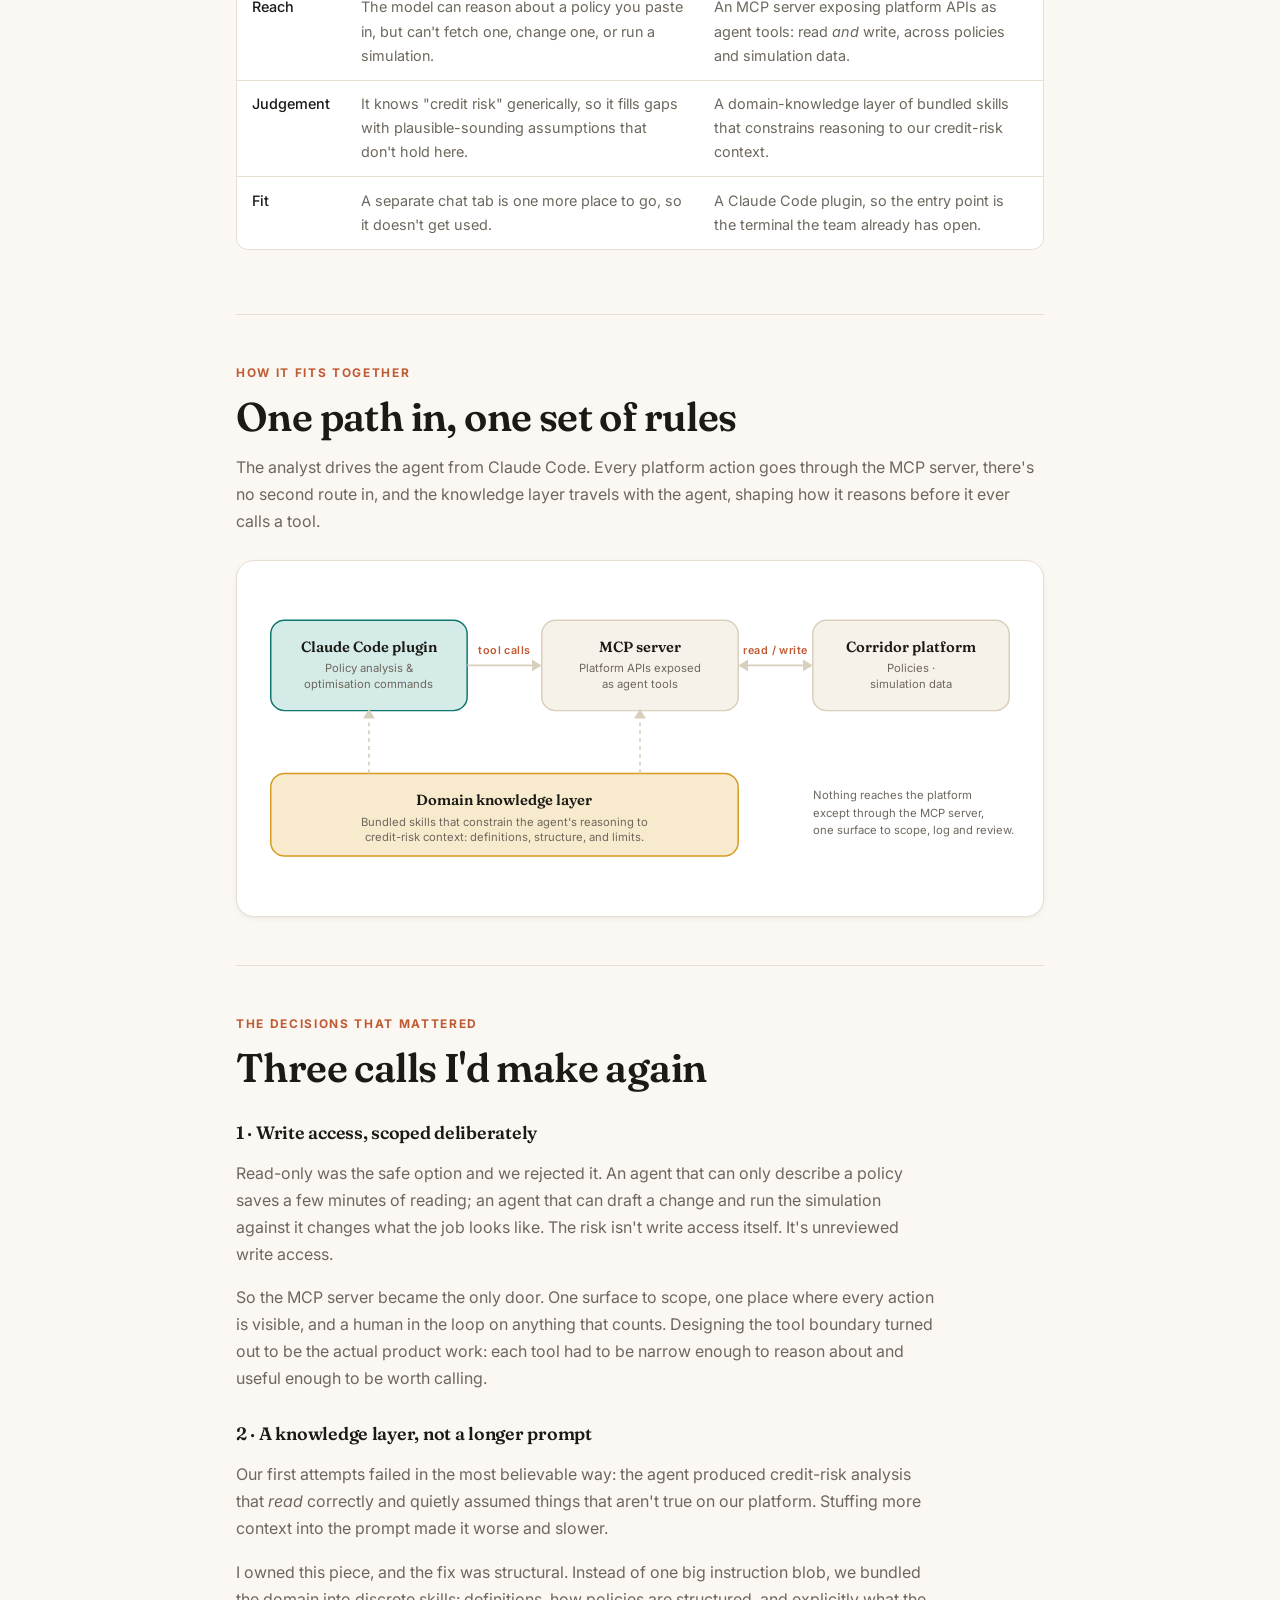
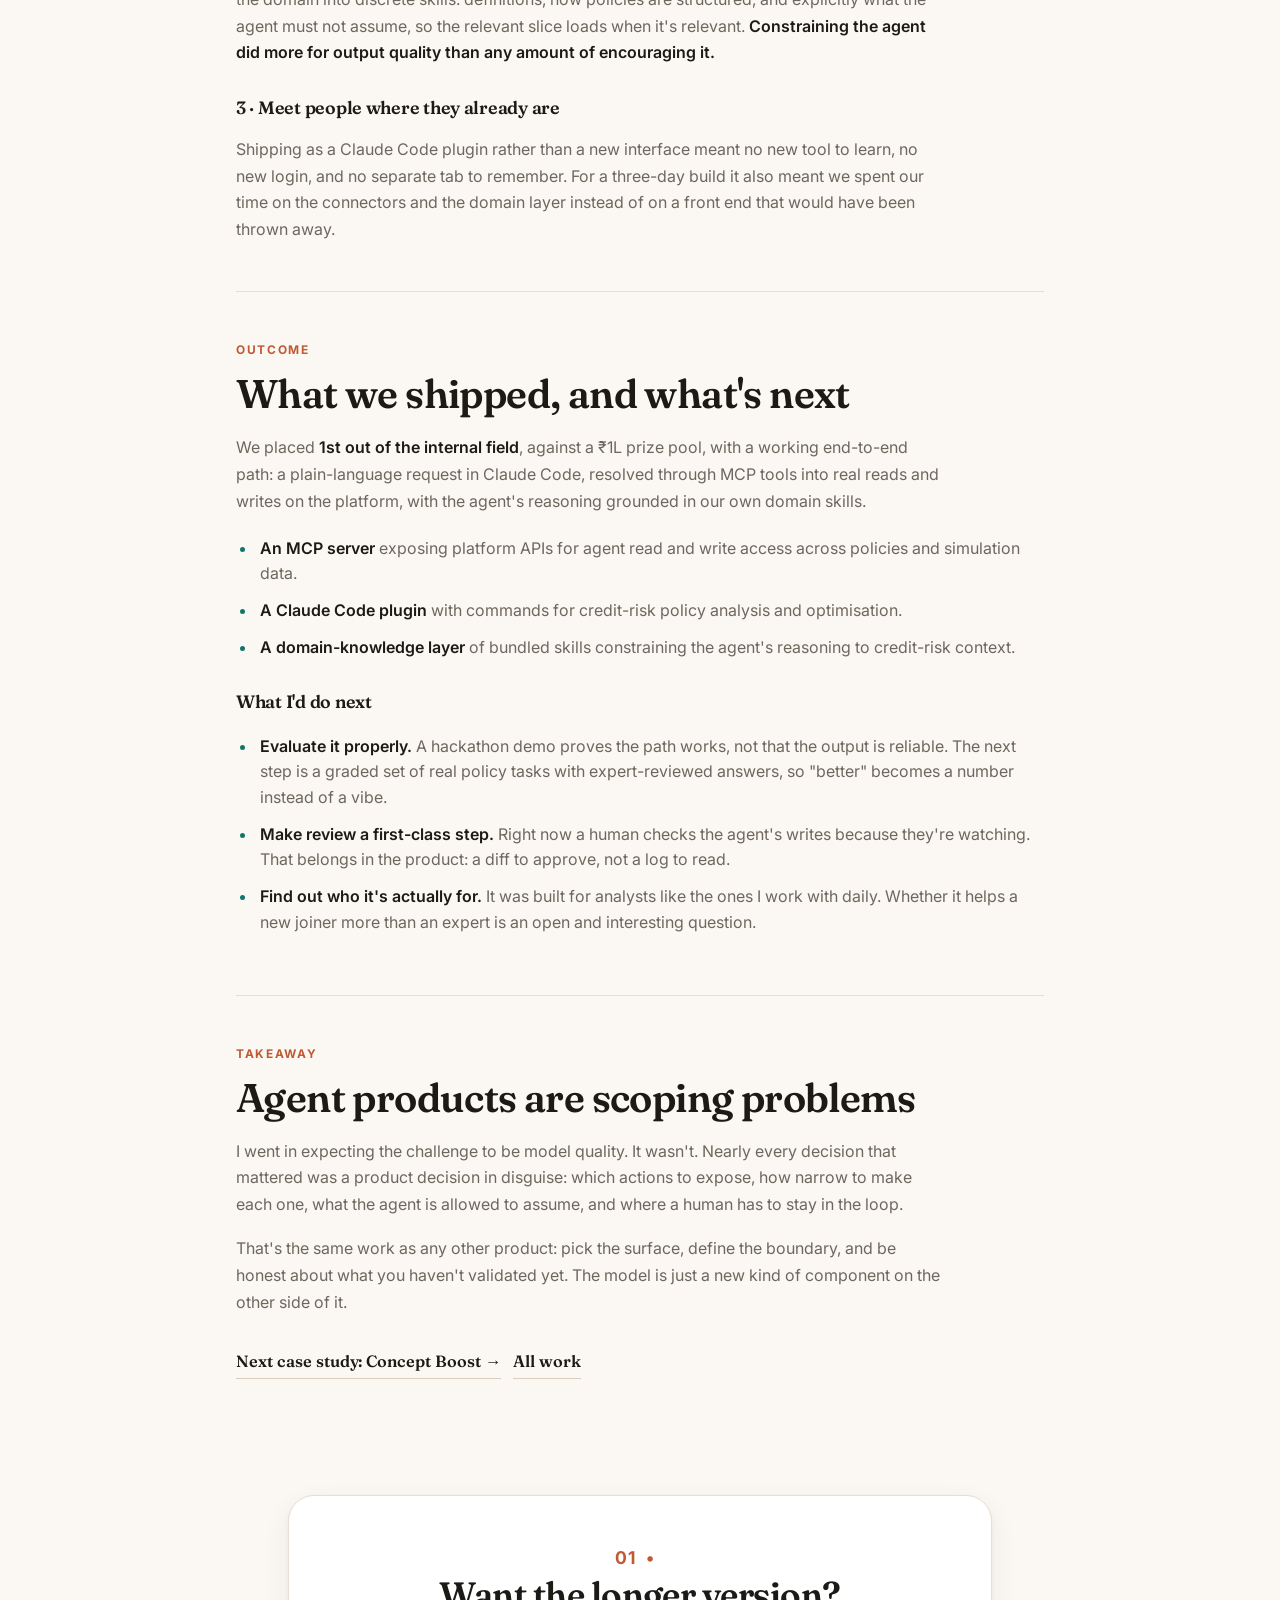
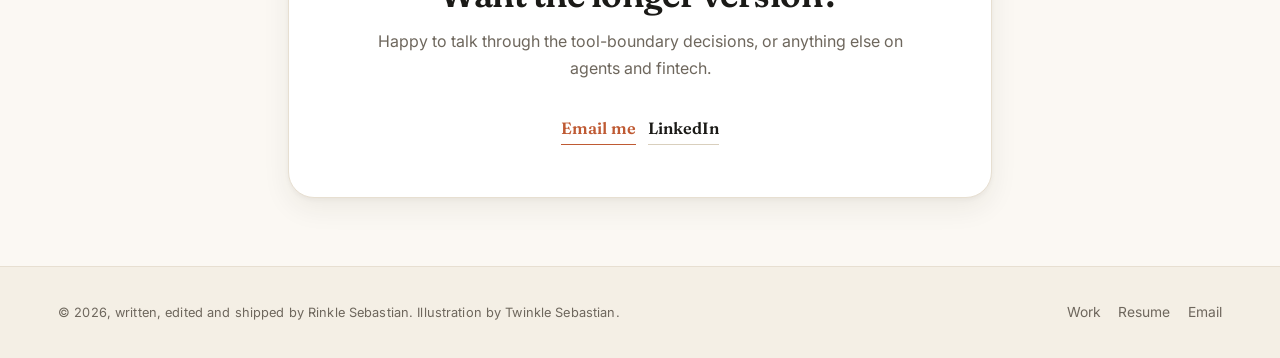
<file: agent-connectors.html>
<!DOCTYPE html>
<html lang="en">
<head>
  <meta charset="UTF-8" />
  <meta name="viewport" content="width=device-width, initial-scale=1.0" />
  <title>Autonomous Agent Connectors | Rinkle Sebastian</title>
  <meta name="description" content="Case study: an MCP server and Claude Code plugin that let an AI agent read and write credit-risk policies, plus the domain-knowledge layer that keeps it inside the rules. 1st place, internal hackathon at Corridor Platforms." />
  <link rel="preconnect" href="https://fonts.googleapis.com" />
  <link rel="preconnect" href="https://fonts.gstatic.com" crossorigin />
  <link href="https://fonts.googleapis.com/css2?family=Fraunces:ital,opsz,wght,SOFT,WONK@0,9..144,400..800,0..100,0..1;1,9..144,400..700,0..100,0..1&family=Inter:wght@400;500;600;700&display=swap" rel="stylesheet" />
  <link rel="preload" href="assets/fonts/dancing-script-700.woff2" as="font" type="font/woff2" crossorigin />
  <link rel="stylesheet" href="styles.css" />
  <meta name="theme-color" content="#fbf8f3" />
  <script>
    document.documentElement.classList.add("js");
    try { if (localStorage.getItem("theme") === "dark") document.documentElement.dataset.theme = "dark"; } catch (e) {}
  </script>
</head>
<body>
  <div class="masthead-strip">
    <span>Portfolio &middot; Vol. 01</span>
  </div>
  <header class="nav" id="nav">
    <div class="nav__inner">
      <a href="index.html" class="nav__brand"><span class="nav__brand-name">Rinkle Sebastian</span></a>
      <nav class="nav__links" id="nav-links" aria-label="Main">
        <a href="index.html#work" class="is-active">Work</a>
        <a href="index.html#experience">Experience</a>
        <a href="resume.html">Resume</a>
      </nav>
      <div class="nav__actions">
        <a class="nav__social nav__social--mail" href="mailto:rinklesebastian12@gmail.com" aria-label="Email me" title="Email">
          <svg viewBox="0 0 24 24" fill="none" stroke="currentColor" stroke-width="2" stroke-linecap="round" stroke-linejoin="round" aria-hidden="true"><rect x="2.8" y="5" width="18.4" height="14" rx="2.6"/><path d="M4 7.4l8 5.7 8-5.7"/></svg>
        </a>
        <a class="nav__social nav__social--github" href="https://github.com/Rinkle-S" target="_blank" rel="noopener" aria-label="GitHub profile" title="GitHub">
          <svg viewBox="0 0 24 24" fill="currentColor" aria-hidden="true"><path d="M12 .5C5.73.5.5 5.73.5 12c0 5.08 3.29 9.39 7.86 10.91.58.1.79-.25.79-.56 0-.27-.01-1-.02-1.97-3.2.7-3.88-1.54-3.88-1.54-.53-1.34-1.29-1.7-1.29-1.7-1.05-.72.08-.71.08-.71 1.16.08 1.78 1.19 1.78 1.19 1.03 1.77 2.71 1.26 3.37.96.1-.75.4-1.26.73-1.55-2.55-.29-5.23-1.28-5.23-5.68 0-1.25.45-2.28 1.19-3.08-.12-.29-.52-1.46.11-3.05 0 0 .97-.31 3.18 1.18a11 11 0 0 1 5.79 0c2.2-1.49 3.17-1.18 3.17-1.18.64 1.59.24 2.76.12 3.05.74.8 1.18 1.83 1.18 3.08 0 4.41-2.69 5.38-5.25 5.67.41.36.78 1.07.78 2.15 0 1.55-.01 2.81-.01 3.19 0 .31.21.67.8.56A10.52 10.52 0 0 0 23.5 12C23.5 5.73 18.27.5 12 .5Z"/></svg>
        </a>
        <a class="nav__social nav__social--linkedin" href="https://linkedin.com/in/rinkle-sebastian" target="_blank" rel="noopener" aria-label="LinkedIn profile" title="LinkedIn">
          <svg viewBox="0 0 24 24" fill="currentColor" aria-hidden="true"><path d="M20.45 20.45h-3.56v-5.57c0-1.33-.02-3.04-1.85-3.04-1.85 0-2.14 1.45-2.14 2.94v5.67H9.34V9h3.41v1.56h.05c.48-.9 1.64-1.85 3.38-1.85 3.6 0 4.27 2.37 4.27 5.46v6.28ZM5.34 7.43a2.06 2.06 0 1 1 0-4.12 2.06 2.06 0 0 1 0 4.12ZM7.12 20.45H3.56V9h3.56v11.45Z"/></svg>
        </a>
        <button class="icon-btn theme-toggle" id="theme-toggle" type="button" aria-label="Switch colour theme" title="Switch colour theme">
          <svg class="sun" viewBox="0 0 24 24" fill="none" stroke="currentColor" stroke-width="2" stroke-linecap="round" aria-hidden="true"><circle cx="12" cy="12" r="4.2"/><path d="M12 2.5v2M12 19.5v2M2.5 12h2M19.5 12h2M5.2 5.2l1.4 1.4M17.4 17.4l1.4 1.4M18.8 5.2l-1.4 1.4M6.6 17.4l-1.4 1.4"/></svg>
          <svg class="moon" viewBox="0 0 24 24" fill="none" stroke="currentColor" stroke-width="2" stroke-linecap="round" stroke-linejoin="round" aria-hidden="true"><path d="M20.5 14.3A8.6 8.6 0 1 1 9.7 3.5a6.9 6.9 0 0 0 10.8 10.8Z"/></svg>
        </button>
        <button class="icon-btn nav__burger" id="burger" type="button" aria-label="Open menu" aria-expanded="false" aria-controls="nav-links">
          <svg viewBox="0 0 24 24" fill="none" stroke="currentColor" stroke-width="2" stroke-linecap="round" aria-hidden="true"><path d="M4 7h16M4 12h16M4 17h16"/></svg>
        </button>
      </div>
    </div>
  </header>

  <main id="top" class="wrap cs">
    <!-- ===== Intro ===== -->
    <section class="cs-hero">
      <a class="cs-back" href="index.html#work">← All work</a>
      <p class="cs-eyebrow">Case study · AI agents · Internal tooling</p>
      <h1 class="hero__title">Autonomous <span class="hl">Agent Connectors</span></h1>
      <p class="hero__sub">
        An MCP server and a Claude Code plugin that let an AI agent read and write
        credit-risk policies on our platform, plus the domain-knowledge layer that keeps
        its reasoning inside the rules.
      </p>
      <dl class="cs-meta">
        <div><dt>Role</dt><dd>Led a 3-person team</dd></div>
        <div><dt>Context</dt><dd>Internal hackathon, Corridor Platforms</dd></div>
        <div><dt>Result</dt><dd>1st place · ₹1L prize pool</dd></div>
        <div><dt>Built</dt><dd>MCP server · Claude Code plugin · skills layer</dd></div>
      </dl>
      <p class="read-time">
        <svg viewBox="0 0 24 24" fill="none" stroke="currentColor" stroke-width="2" stroke-linecap="round" stroke-linejoin="round" aria-hidden="true"><circle cx="12" cy="12" r="9"/><path d="M12 7v5l3.5 2"/></svg>
        6 min read
      </p>
    </section>

    <!-- ===== Summary ===== -->
    <section class="cs-block cs-block--tight">
      <div class="cs-brief">
        <div class="cs-card">
          <h3>The problem</h3>
          <p>Credit-risk policy work is slow and expert-heavy. Analysing a policy, testing a change and comparing simulation runs means moving between screens and carrying a lot of context in your head.</p>
        </div>
        <div class="cs-card">
          <h3>The bet</h3>
          <p>An agent could do the legwork, if it could actually reach the platform, and if it knew enough about credit risk not to confidently get it wrong.</p>
        </div>
        <div class="cs-card">
          <h3>How we judged it</h3>
          <p>Could an analyst ask for a policy analysis in plain language and get back something they'd be willing to act on, with the reasoning visible?</p>
        </div>
      </div>
      <p class="cs-note cs-note--flag">
        This was an internal hackathon project. Platform specifics, screenshots and client
        data are left out on purpose. This write-up is about the product decisions, not the
        implementation.
      </p>
    </section>

    <!-- ===== Framing ===== -->
    <section class="cs-block" id="framing">
      <p class="cs-eyebrow">Framing</p>
      <h2 class="section__title">"Give the agent our APIs" was the easy half</h2>
      <div class="cs-prose">
        <p>
          When the hackathon was announced, the obvious pitch was a chatbot over our
          platform. We spent the first hours arguing ourselves out of it. A chat window
          would have demoed well and been useless on Monday: the work our analysts do isn't
          one question and one answer, it's a loop of read, change, simulate, compare.
        </p>
        <p>
          So we reframed the goal. Not "a bot that answers questions about policies," but
          <strong>"an agent that can sit inside the policy workflow and do a chunk of it."</strong>
          That reframe is what produced three pieces of work instead of one, and, I think,
          what won the thing.
        </p>
      </div>

      <h3 class="cs-h3">Three gaps between an LLM and a useful teammate</h3>
      <div class="cs-table">
        <table>
          <thead>
            <tr><th>Gap</th><th>What it looks like</th><th>What we built</th></tr>
          </thead>
          <tbody>
            <tr>
              <td>Reach</td>
              <td>The model can reason about a policy you paste in, but can't fetch one, change one, or run a simulation.</td>
              <td>An MCP server exposing platform APIs as agent tools: read <em>and</em> write, across policies and simulation data.</td>
            </tr>
            <tr>
              <td>Judgement</td>
              <td>It knows "credit risk" generically, so it fills gaps with plausible-sounding assumptions that don't hold here.</td>
              <td>A domain-knowledge layer of bundled skills that constrains reasoning to our credit-risk context.</td>
            </tr>
            <tr>
              <td>Fit</td>
              <td>A separate chat tab is one more place to go, so it doesn't get used.</td>
              <td>A Claude Code plugin, so the entry point is the terminal the team already has open.</td>
            </tr>
          </tbody>
        </table>
      </div>
    </section>

    <!-- ===== Architecture ===== -->
    <section class="cs-block" id="architecture">
      <p class="cs-eyebrow">How it fits together</p>
      <h2 class="section__title">One path in, one set of rules</h2>
      <p class="cs-lead">
        The analyst drives the agent from Claude Code. Every platform action goes through the
        MCP server, there's no second route in, and the knowledge layer travels with the
        agent, shaping how it reasons before it ever calls a tool.
      </p>

      <div class="arch">
        <svg viewBox="0 0 780 320" role="img" aria-labelledby="arch-title arch-desc">
          <title id="arch-title">Architecture of the agent connectors</title>
          <desc id="arch-desc">
            An analyst works in a Claude Code plugin. The plugin's agent calls tools on an MCP
            server, which is the single path to the Corridor platform's policy and simulation
            APIs for both reads and writes. A domain knowledge layer of bundled skills
            constrains the agent's reasoning and feeds both the plugin and the MCP server.
          </desc>

          <!-- Row 1: the three main pieces -->
          <rect class="box box--ink" x="14"  y="40" width="200" height="92" rx="14" />
          <text class="t" x="114" y="72">Claude Code plugin</text>
          <text class="s" x="114" y="93">Policy analysis &amp;</text>
          <text class="s" x="114" y="109">optimisation commands</text>

          <rect class="box" x="290" y="40" width="200" height="92" rx="14" />
          <text class="t" x="390" y="72">MCP server</text>
          <text class="s" x="390" y="93">Platform APIs exposed</text>
          <text class="s" x="390" y="109">as agent tools</text>

          <rect class="box" x="566" y="40" width="200" height="92" rx="14" />
          <text class="t" x="666" y="72">Corridor platform</text>
          <text class="s" x="666" y="93">Policies ·</text>
          <text class="s" x="666" y="109">simulation data</text>

          <!-- Arrows row 1 -->
          <text class="l" x="252" y="74">tool calls</text>
          <path class="line" d="M214 86 H280" />
          <polygon class="head" points="280,80 290,86 280,92" />

          <text class="l" x="528" y="74">read / write</text>
          <path class="line" d="M500 86 H556" />
          <polygon class="head" points="556,80 566,86 556,92" />
          <polygon class="head" points="500,80 490,86 500,92" />

          <!-- Row 2: knowledge layer -->
          <rect class="box box--gold" x="14" y="196" width="476" height="84" rx="14" />
          <text class="t" x="252" y="228">Domain knowledge layer</text>
          <text class="s" x="252" y="249">Bundled skills that constrain the agent's reasoning to</text>
          <text class="s" x="252" y="265">credit-risk context: definitions, structure, and limits.</text>

          <path class="line line--dash" d="M114 196 V140" />
          <polygon class="head" points="108,140 114,130 120,140" />
          <path class="line line--dash" d="M390 196 V140" />
          <polygon class="head" points="384,140 390,130 396,140" />

          <text class="cap" x="566" y="222">Nothing reaches the platform</text>
          <text class="cap" x="566" y="240">except through the MCP server,</text>
          <text class="cap" x="566" y="258">one surface to scope, log and review.</text>
        </svg>
      </div>
    </section>

    <!-- ===== Decisions ===== -->
    <section class="cs-block" id="decisions">
      <p class="cs-eyebrow">The decisions that mattered</p>
      <h2 class="section__title">Three calls I'd make again</h2>

      <h3 class="cs-h3">1 · Write access, scoped deliberately</h3>
      <div class="cs-prose">
        <p>
          Read-only was the safe option and we rejected it. An agent that can only describe a
          policy saves a few minutes of reading; an agent that can draft a change and run the
          simulation against it changes what the job looks like. The risk isn't write access
          itself. It's unreviewed write access.
        </p>
        <p>
          So the MCP server became the only door. One surface to scope, one place where every
          action is visible, and a human in the loop on anything that counts. Designing the
          tool boundary turned out to be the actual product work: each tool had to be narrow
          enough to reason about and useful enough to be worth calling.
        </p>
      </div>

      <h3 class="cs-h3">2 · A knowledge layer, not a longer prompt</h3>
      <div class="cs-prose">
        <p>
          Our first attempts failed in the most believable way: the agent produced
          credit-risk analysis that <em>read</em> correctly and quietly assumed things that
          aren't true on our platform. Stuffing more context into the prompt made it worse
          and slower.
        </p>
        <p>
          I owned this piece, and the fix was structural. Instead of one big instruction
          blob, we bundled the domain into discrete skills: definitions, how policies are
          structured, and explicitly what the agent must not assume, so the relevant slice
          loads when it's relevant. <strong>Constraining the agent did more for output
          quality than any amount of encouraging it.</strong>
        </p>
      </div>

      <h3 class="cs-h3">3 · Meet people where they already are</h3>
      <div class="cs-prose">
        <p>
          Shipping as a Claude Code plugin rather than a new interface meant no new tool to
          learn, no new login, and no separate tab to remember. For a three-day build it also
          meant we spent our time on the connectors and the domain layer instead of on a
          front end that would have been thrown away.
        </p>
      </div>
    </section>

    <!-- ===== Outcome ===== -->
    <section class="cs-block" id="outcome">
      <p class="cs-eyebrow">Outcome</p>
      <h2 class="section__title">What we shipped, and what's next</h2>
      <div class="cs-prose">
        <p>
          We placed <strong>1st out of the internal field</strong>, against a ₹1L prize pool,
          with a working end-to-end path: a plain-language request in Claude Code, resolved
          through MCP tools into real reads and writes on the platform, with the agent's
          reasoning grounded in our own domain skills.
        </p>
      </div>
      <ul class="cs-list">
        <li><strong>An MCP server</strong> exposing platform APIs for agent read and write access across policies and simulation data.</li>
        <li><strong>A Claude Code plugin</strong> with commands for credit-risk policy analysis and optimisation.</li>
        <li><strong>A domain-knowledge layer</strong> of bundled skills constraining the agent's reasoning to credit-risk context.</li>
      </ul>

      <h3 class="cs-h3">What I'd do next</h3>
      <ul class="cs-list">
        <li><strong>Evaluate it properly.</strong> A hackathon demo proves the path works, not that the output is reliable. The next step is a graded set of real policy tasks with expert-reviewed answers, so "better" becomes a number instead of a vibe.</li>
        <li><strong>Make review a first-class step.</strong> Right now a human checks the agent's writes because they're watching. That belongs in the product: a diff to approve, not a log to read.</li>
        <li><strong>Find out who it's actually for.</strong> It was built for analysts like the ones I work with daily. Whether it helps a new joiner more than an expert is an open and interesting question.</li>
      </ul>
    </section>

    <!-- ===== Takeaway ===== -->
    <section class="cs-block" id="takeaway">
      <p class="cs-eyebrow">Takeaway</p>
      <h2 class="section__title">Agent products are scoping problems</h2>
      <div class="cs-prose">
        <p>
          I went in expecting the challenge to be model quality. It wasn't. Nearly every
          decision that mattered was a product decision in disguise: which actions to
          expose, how narrow to make each one, what the agent is allowed to assume, and where
          a human has to stay in the loop.
        </p>
        <p>
          That's the same work as any other product: pick the surface, define the boundary,
          and be honest about what you haven't validated yet. The model is just a new kind of
          component on the other side of it.
        </p>
      </div>
      <div class="hero__cta">
        <a href="concept-boost.html" class="btn btn--ghost">Next case study: Concept Boost →</a>
        <a href="index.html#work" class="btn btn--quiet">All work</a>
      </div>
    </section>

    <!-- ===== Contact ===== -->
    <section class="section section--contact">
      <div class="contact__card">
        <h2 class="section__title">Want the longer version?</h2>
        <p class="contact__lead">
          Happy to talk through the tool-boundary decisions, or anything else on agents and
          fintech.
        </p>
        <div class="contact__links">
          <a href="mailto:rinklesebastian12@gmail.com" class="btn btn--primary">Email me</a>
          <a href="https://linkedin.com/in/rinkle-sebastian" class="btn btn--ghost" target="_blank" rel="noopener">LinkedIn</a>
        </div>
      </div>
    </section>
  </main>

  <footer class="footer">
    <div class="footer__inner">
      <p class="colophon">&copy; 2026, written, edited and shipped by Rinkle Sebastian. Illustration by Twinkle Sebastian.</p>
      <div class="footer__links">
        <a href="index.html#work">Work</a>
        <a href="resume.html">Resume</a>
        <a href="mailto:rinklesebastian12@gmail.com">Email</a>
      </div>
    </div>
  </footer>

  <script src="script.js"></script>
</body>
</html>
</file>
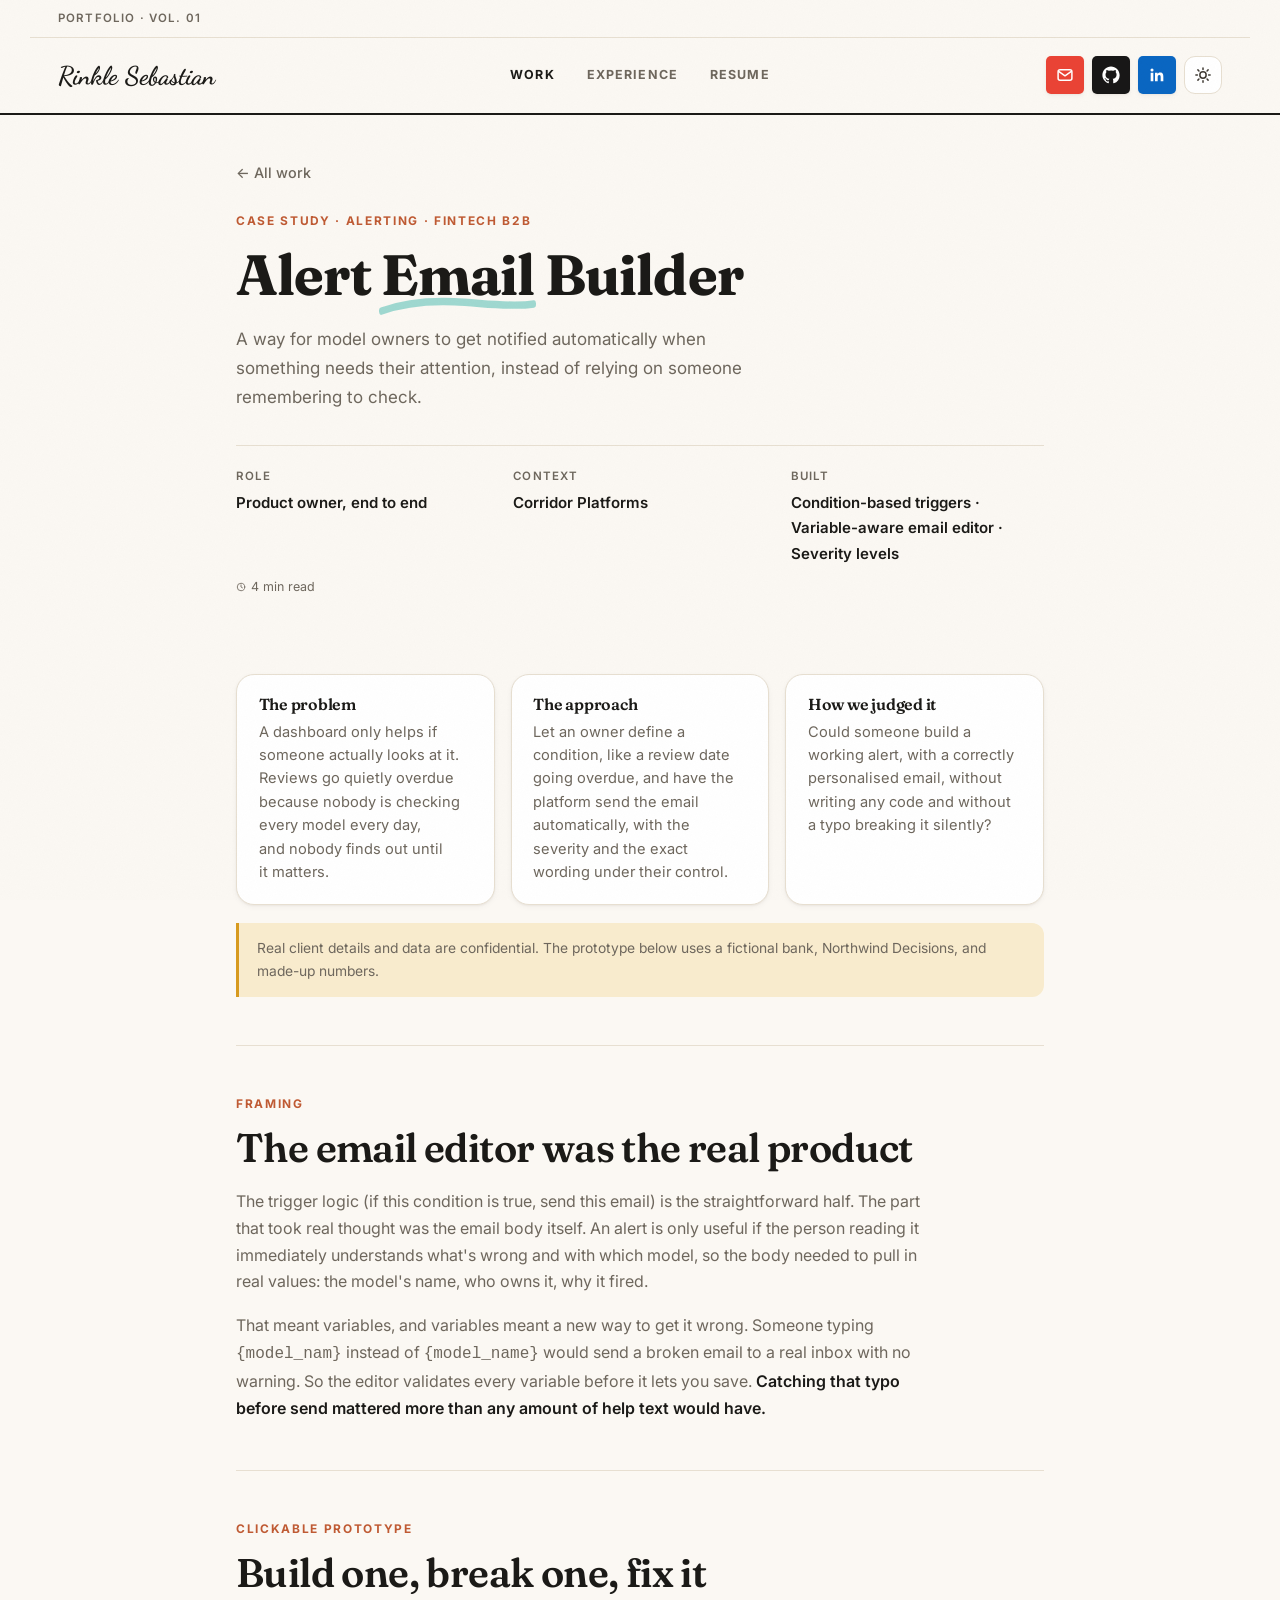
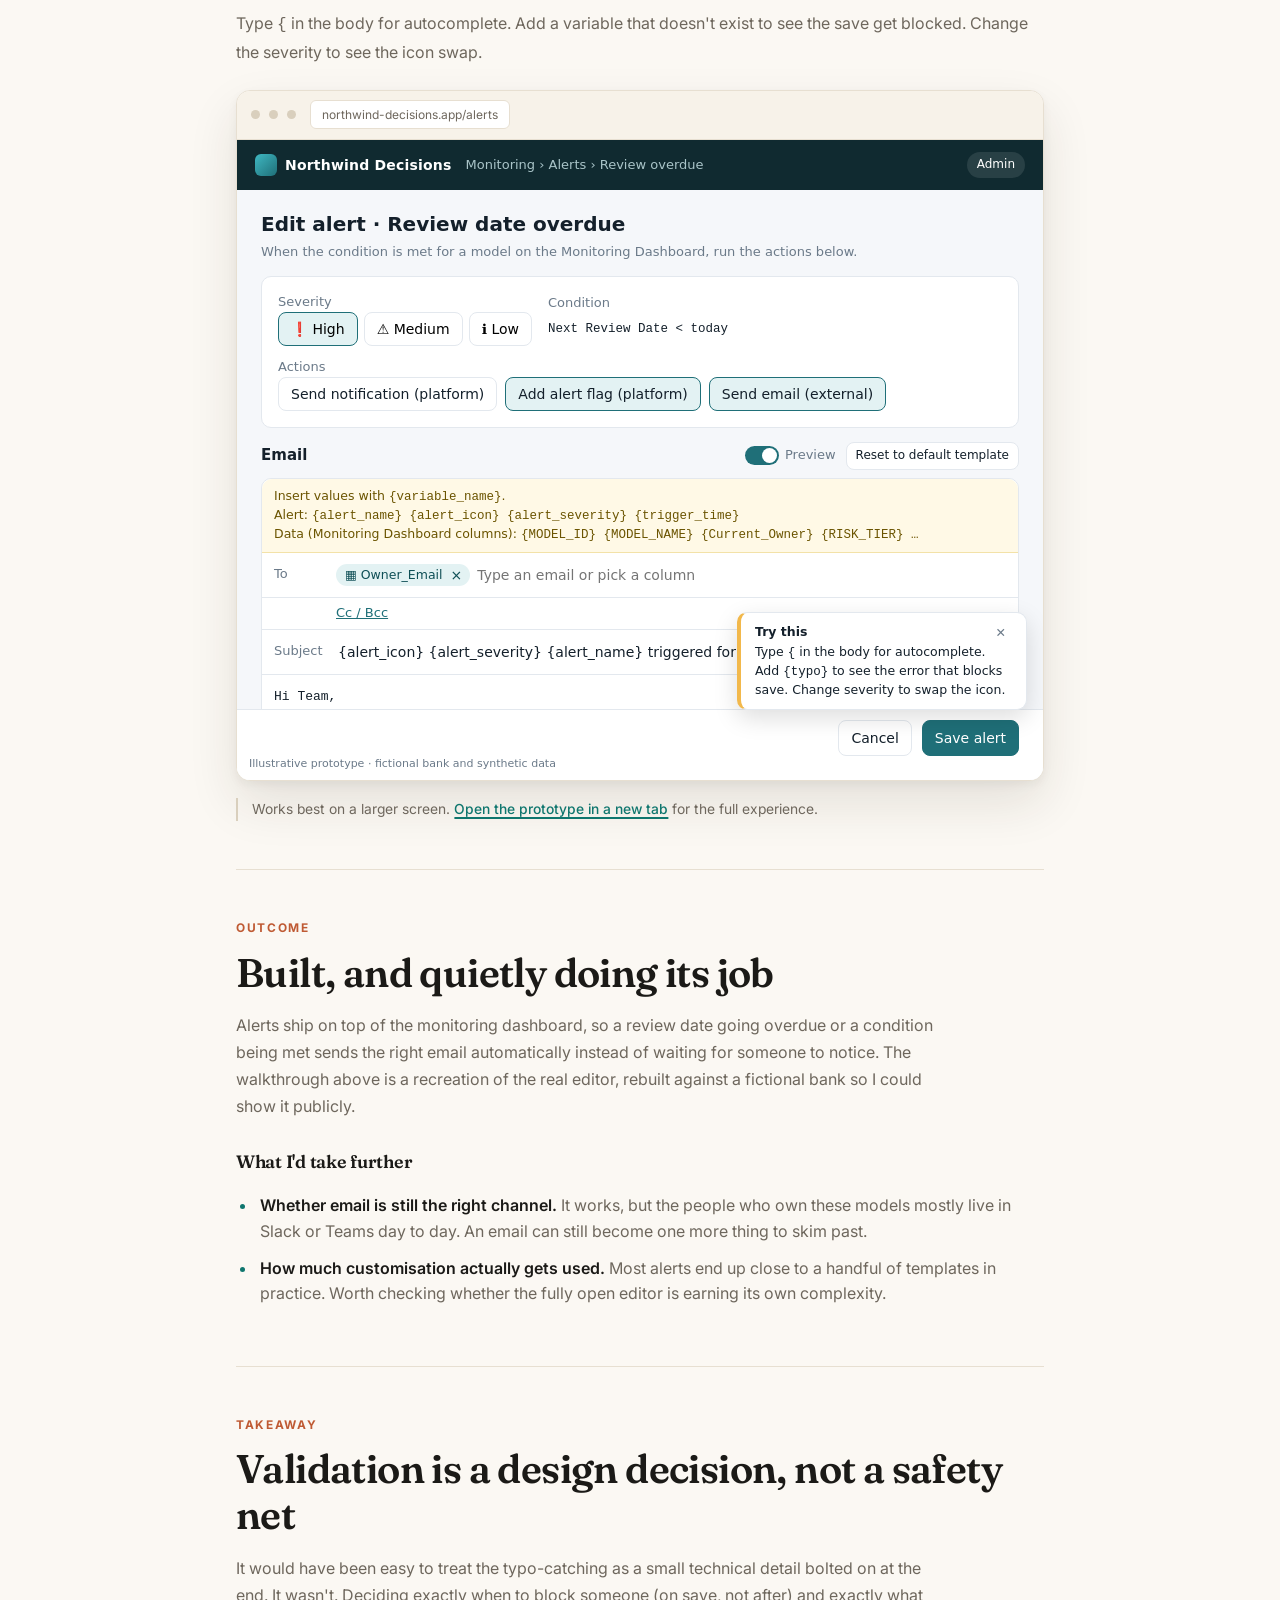
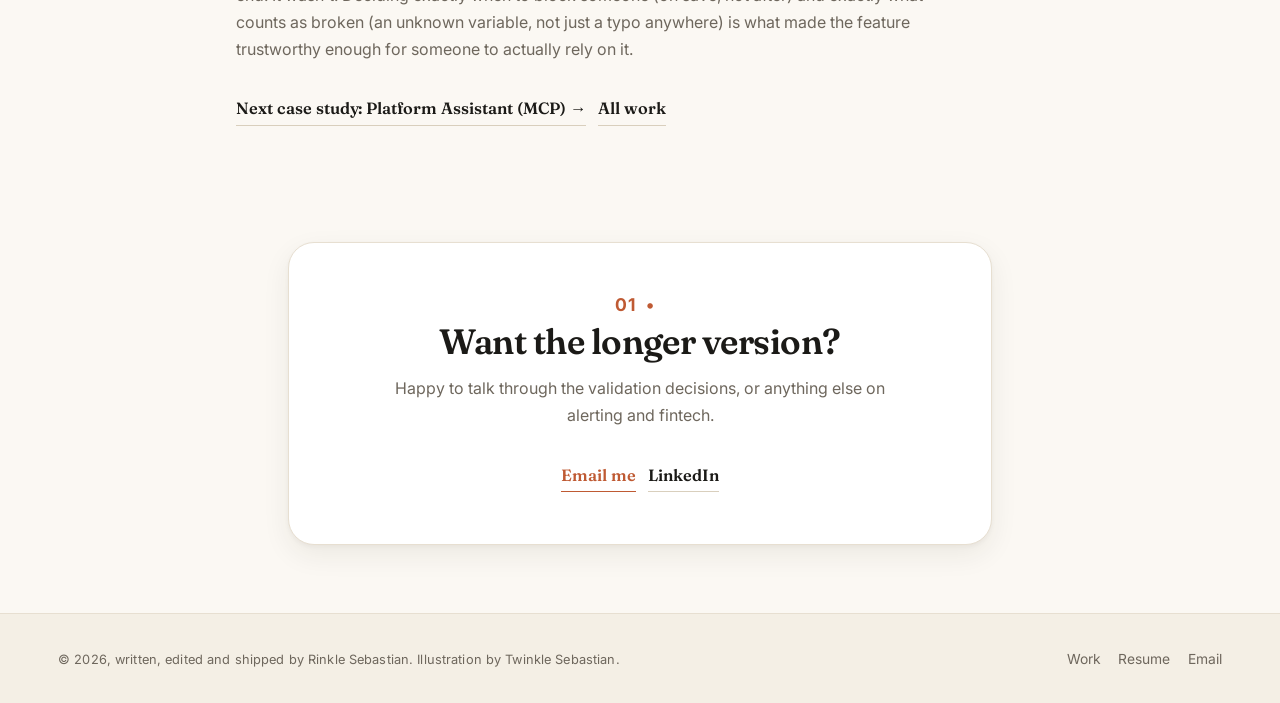
<file: alert-email-builder.html>
<!DOCTYPE html>
<html lang="en">
<head>
  <meta charset="UTF-8" />
  <meta name="viewport" content="width=device-width, initial-scale=1.0" />
  <title>Alert Email Builder | Rinkle Sebastian</title>
  <meta name="description" content="Case study: an alert builder that notifies model owners automatically when something needs attention, with a variable-aware email editor that validates before it lets you save." />
  <link rel="preconnect" href="https://fonts.googleapis.com" />
  <link rel="preconnect" href="https://fonts.gstatic.com" crossorigin />
  <link href="https://fonts.googleapis.com/css2?family=Fraunces:ital,opsz,wght,SOFT,WONK@0,9..144,400..800,0..100,0..1;1,9..144,400..700,0..100,0..1&family=Inter:wght@400;500;600;700&display=swap" rel="stylesheet" />
  <link rel="preload" href="assets/fonts/dancing-script-700.woff2" as="font" type="font/woff2" crossorigin />
  <link rel="stylesheet" href="styles.css" />
  <meta name="theme-color" content="#fbf8f3" />
  <script>
    document.documentElement.classList.add("js");
    try { if (localStorage.getItem("theme") === "dark") document.documentElement.dataset.theme = "dark"; } catch (e) {}
  </script>
</head>
<body>
  <div class="masthead-strip">
    <span>Portfolio &middot; Vol. 01</span>
  </div>
  <header class="nav" id="nav">
    <div class="nav__inner">
      <a href="index.html" class="nav__brand"><span class="nav__brand-name">Rinkle Sebastian</span></a>
      <nav class="nav__links" id="nav-links" aria-label="Main">
        <a href="index.html#work" class="is-active">Work</a>
        <a href="index.html#experience">Experience</a>
        <a href="resume.html">Resume</a>
      </nav>
      <div class="nav__actions">
        <a class="nav__social nav__social--mail" href="mailto:rinklesebastian12@gmail.com" aria-label="Email me" title="Email">
          <svg viewBox="0 0 24 24" fill="none" stroke="currentColor" stroke-width="2" stroke-linecap="round" stroke-linejoin="round" aria-hidden="true"><rect x="2.8" y="5" width="18.4" height="14" rx="2.6"/><path d="M4 7.4l8 5.7 8-5.7"/></svg>
        </a>
        <a class="nav__social nav__social--github" href="https://github.com/Rinkle-S" target="_blank" rel="noopener" aria-label="GitHub profile" title="GitHub">
          <svg viewBox="0 0 24 24" fill="currentColor" aria-hidden="true"><path d="M12 .5C5.73.5.5 5.73.5 12c0 5.08 3.29 9.39 7.86 10.91.58.1.79-.25.79-.56 0-.27-.01-1-.02-1.97-3.2.7-3.88-1.54-3.88-1.54-.53-1.34-1.29-1.7-1.29-1.7-1.05-.72.08-.71.08-.71 1.16.08 1.78 1.19 1.78 1.19 1.03 1.77 2.71 1.26 3.37.96.1-.75.4-1.26.73-1.55-2.55-.29-5.23-1.28-5.23-5.68 0-1.25.45-2.28 1.19-3.08-.12-.29-.52-1.46.11-3.05 0 0 .97-.31 3.18 1.18a11 11 0 0 1 5.79 0c2.2-1.49 3.17-1.18 3.17-1.18.64 1.59.24 2.76.12 3.05.74.8 1.18 1.83 1.18 3.08 0 4.41-2.69 5.38-5.25 5.67.41.36.78 1.07.78 2.15 0 1.55-.01 2.81-.01 3.19 0 .31.21.67.8.56A10.52 10.52 0 0 0 23.5 12C23.5 5.73 18.27.5 12 .5Z"/></svg>
        </a>
        <a class="nav__social nav__social--linkedin" href="https://linkedin.com/in/rinkle-sebastian" target="_blank" rel="noopener" aria-label="LinkedIn profile" title="LinkedIn">
          <svg viewBox="0 0 24 24" fill="currentColor" aria-hidden="true"><path d="M20.45 20.45h-3.56v-5.57c0-1.33-.02-3.04-1.85-3.04-1.85 0-2.14 1.45-2.14 2.94v5.67H9.34V9h3.41v1.56h.05c.48-.9 1.64-1.85 3.38-1.85 3.6 0 4.27 2.37 4.27 5.46v6.28ZM5.34 7.43a2.06 2.06 0 1 1 0-4.12 2.06 2.06 0 0 1 0 4.12ZM7.12 20.45H3.56V9h3.56v11.45Z"/></svg>
        </a>
        <button class="icon-btn theme-toggle" id="theme-toggle" type="button" aria-label="Switch colour theme" title="Switch colour theme">
          <svg class="sun" viewBox="0 0 24 24" fill="none" stroke="currentColor" stroke-width="2" stroke-linecap="round" aria-hidden="true"><circle cx="12" cy="12" r="4.2"/><path d="M12 2.5v2M12 19.5v2M2.5 12h2M19.5 12h2M5.2 5.2l1.4 1.4M17.4 17.4l1.4 1.4M18.8 5.2l-1.4 1.4M6.6 17.4l-1.4 1.4"/></svg>
          <svg class="moon" viewBox="0 0 24 24" fill="none" stroke="currentColor" stroke-width="2" stroke-linecap="round" stroke-linejoin="round" aria-hidden="true"><path d="M20.5 14.3A8.6 8.6 0 1 1 9.7 3.5a6.9 6.9 0 0 0 10.8 10.8Z"/></svg>
        </button>
        <button class="icon-btn nav__burger" id="burger" type="button" aria-label="Open menu" aria-expanded="false" aria-controls="nav-links">
          <svg viewBox="0 0 24 24" fill="none" stroke="currentColor" stroke-width="2" stroke-linecap="round" aria-hidden="true"><path d="M4 7h16M4 12h16M4 17h16"/></svg>
        </button>
      </div>
    </div>
  </header>

  <main id="top" class="wrap cs">
    <!-- ===== Intro ===== -->
    <section class="cs-hero">
      <a class="cs-back" href="index.html#work">← All work</a>
      <p class="cs-eyebrow">Case study &middot; Alerting &middot; Fintech B2B</p>
      <h1 class="hero__title">Alert <span class="hl">Email</span> Builder</h1>
      <p class="hero__sub">
        A way for model owners to get notified automatically when something needs their
        attention, instead of relying on someone remembering to check.
      </p>
      <dl class="cs-meta">
        <div><dt>Role</dt><dd>Product owner, end to end</dd></div>
        <div><dt>Context</dt><dd>Corridor Platforms</dd></div>
        <div><dt>Built</dt><dd>Condition-based triggers &middot; Variable-aware email editor &middot; Severity levels</dd></div>
      </dl>
      <p class="read-time">
        <svg viewBox="0 0 24 24" fill="none" stroke="currentColor" stroke-width="2" stroke-linecap="round" stroke-linejoin="round" aria-hidden="true"><circle cx="12" cy="12" r="9"/><path d="M12 7v5l3.5 2"/></svg>
        4 min read
      </p>
    </section>

    <!-- ===== Summary ===== -->
    <section class="cs-block cs-block--tight">
      <div class="cs-brief">
        <div class="cs-card">
          <h3>The problem</h3>
          <p>A dashboard only helps if someone actually looks at it. Reviews go quietly overdue because nobody is checking every model every day, and nobody finds out until it matters.</p>
        </div>
        <div class="cs-card">
          <h3>The approach</h3>
          <p>Let an owner define a condition, like a review date going overdue, and have the platform send the email automatically, with the severity and the exact wording under their control.</p>
        </div>
        <div class="cs-card">
          <h3>How we judged it</h3>
          <p>Could someone build a working alert, with a correctly personalised email, without writing any code and without a typo breaking it silently?</p>
        </div>
      </div>
      <p class="cs-note cs-note--flag">
        Real client details and data are confidential. The prototype below uses a fictional
        bank, Northwind Decisions, and made-up numbers.
      </p>
    </section>

    <!-- ===== Framing ===== -->
    <section class="cs-block" id="framing">
      <p class="cs-eyebrow">Framing</p>
      <h2 class="section__title">The email editor was the real product</h2>
      <div class="cs-prose">
        <p>
          The trigger logic (if this condition is true, send this email) is the straightforward
          half. The part that took real thought was the email body itself. An alert is only
          useful if the person reading it immediately understands what's wrong and with
          which model, so the body needed to pull in real values: the model's name, who owns
          it, why it fired.
        </p>
        <p>
          That meant variables, and variables meant a new way to get it wrong. Someone typing
          <code>{model_nam}</code> instead of <code>{model_name}</code> would send a broken
          email to a real inbox with no warning. So the editor validates every variable
          before it lets you save. <strong>Catching that typo before send mattered more than
          any amount of help text would have.</strong>
        </p>
      </div>
    </section>

    <!-- ===== Prototype ===== -->
    <section class="cs-block" id="prototype">
      <p class="cs-eyebrow">Clickable prototype</p>
      <h2 class="section__title">Build one, break one, fix it</h2>
      <p class="cs-lead">
        Type <code>{</code> in the body for autocomplete. Add a variable that doesn't exist
        to see the save get blocked. Change the severity to see the icon swap.
      </p>
      <div class="cs-screen">
        <div class="cs-screen__bar">
          <span class="cs-screen__dot"></span><span class="cs-screen__dot"></span><span class="cs-screen__dot"></span>
          <span class="cs-screen__url">northwind-decisions.app/alerts</span>
        </div>
        <iframe src="prototypes/alert-email-builder.html" title="Alert email builder prototype" loading="lazy"></iframe>
      </div>
      <p class="cs-note">
        Works best on a larger screen.
        <a href="prototypes/alert-email-builder.html" target="_blank" rel="noopener" class="inline-link">Open the prototype in a new tab</a> for the full experience.
      </p>
    </section>

    <!-- ===== Outcome ===== -->
    <section class="cs-block" id="outcome">
      <p class="cs-eyebrow">Outcome</p>
      <h2 class="section__title">Built, and quietly doing its job</h2>
      <div class="cs-prose">
        <p>
          Alerts ship on top of the monitoring dashboard, so a review date going overdue or
          a condition being met sends the right email automatically instead of waiting for
          someone to notice. The walkthrough above is a recreation of the real editor,
          rebuilt against a fictional bank so I could show it publicly.
        </p>
      </div>
      <h3 class="cs-h3">What I'd take further</h3>
      <ul class="cs-list">
        <li><strong>Whether email is still the right channel.</strong> It works, but the people who own these models mostly live in Slack or Teams day to day. An email can still become one more thing to skim past.</li>
        <li><strong>How much customisation actually gets used.</strong> Most alerts end up close to a handful of templates in practice. Worth checking whether the fully open editor is earning its own complexity.</li>
      </ul>
    </section>

    <!-- ===== Takeaway ===== -->
    <section class="cs-block" id="takeaway">
      <p class="cs-eyebrow">Takeaway</p>
      <h2 class="section__title">Validation is a design decision, not a safety net</h2>
      <div class="cs-prose">
        <p>
          It would have been easy to treat the typo-catching as a small technical detail
          bolted on at the end. It wasn't. Deciding exactly when to block someone (on save,
          not after) and exactly what counts as broken (an unknown variable, not just a typo
          anywhere) is what made the feature trustworthy enough for someone to actually rely
          on it.
        </p>
      </div>
      <div class="hero__cta">
        <a href="platform-assistant-mcp.html" class="btn btn--ghost">Next case study: Platform Assistant (MCP) &rarr;</a>
        <a href="index.html#work" class="btn btn--quiet">All work</a>
      </div>
    </section>

    <!-- ===== Contact ===== -->
    <section class="section section--contact">
      <div class="contact__card">
        <h2 class="section__title">Want the longer version?</h2>
        <p class="contact__lead">
          Happy to talk through the validation decisions, or anything else on alerting and
          fintech.
        </p>
        <div class="contact__links">
          <a href="mailto:rinklesebastian12@gmail.com" class="btn btn--primary">Email me</a>
          <a href="https://linkedin.com/in/rinkle-sebastian" class="btn btn--ghost" target="_blank" rel="noopener">LinkedIn</a>
        </div>
      </div>
    </section>
  </main>

  <footer class="footer">
    <div class="footer__inner">
      <p class="colophon">&copy; 2026, written, edited and shipped by Rinkle Sebastian. Illustration by Twinkle Sebastian.</p>
      <div class="footer__links">
        <a href="index.html#work">Work</a>
        <a href="resume.html">Resume</a>
        <a href="mailto:rinklesebastian12@gmail.com">Email</a>
      </div>
    </div>
  </footer>

  <script src="script.js"></script>
</body>
</html>
</file>
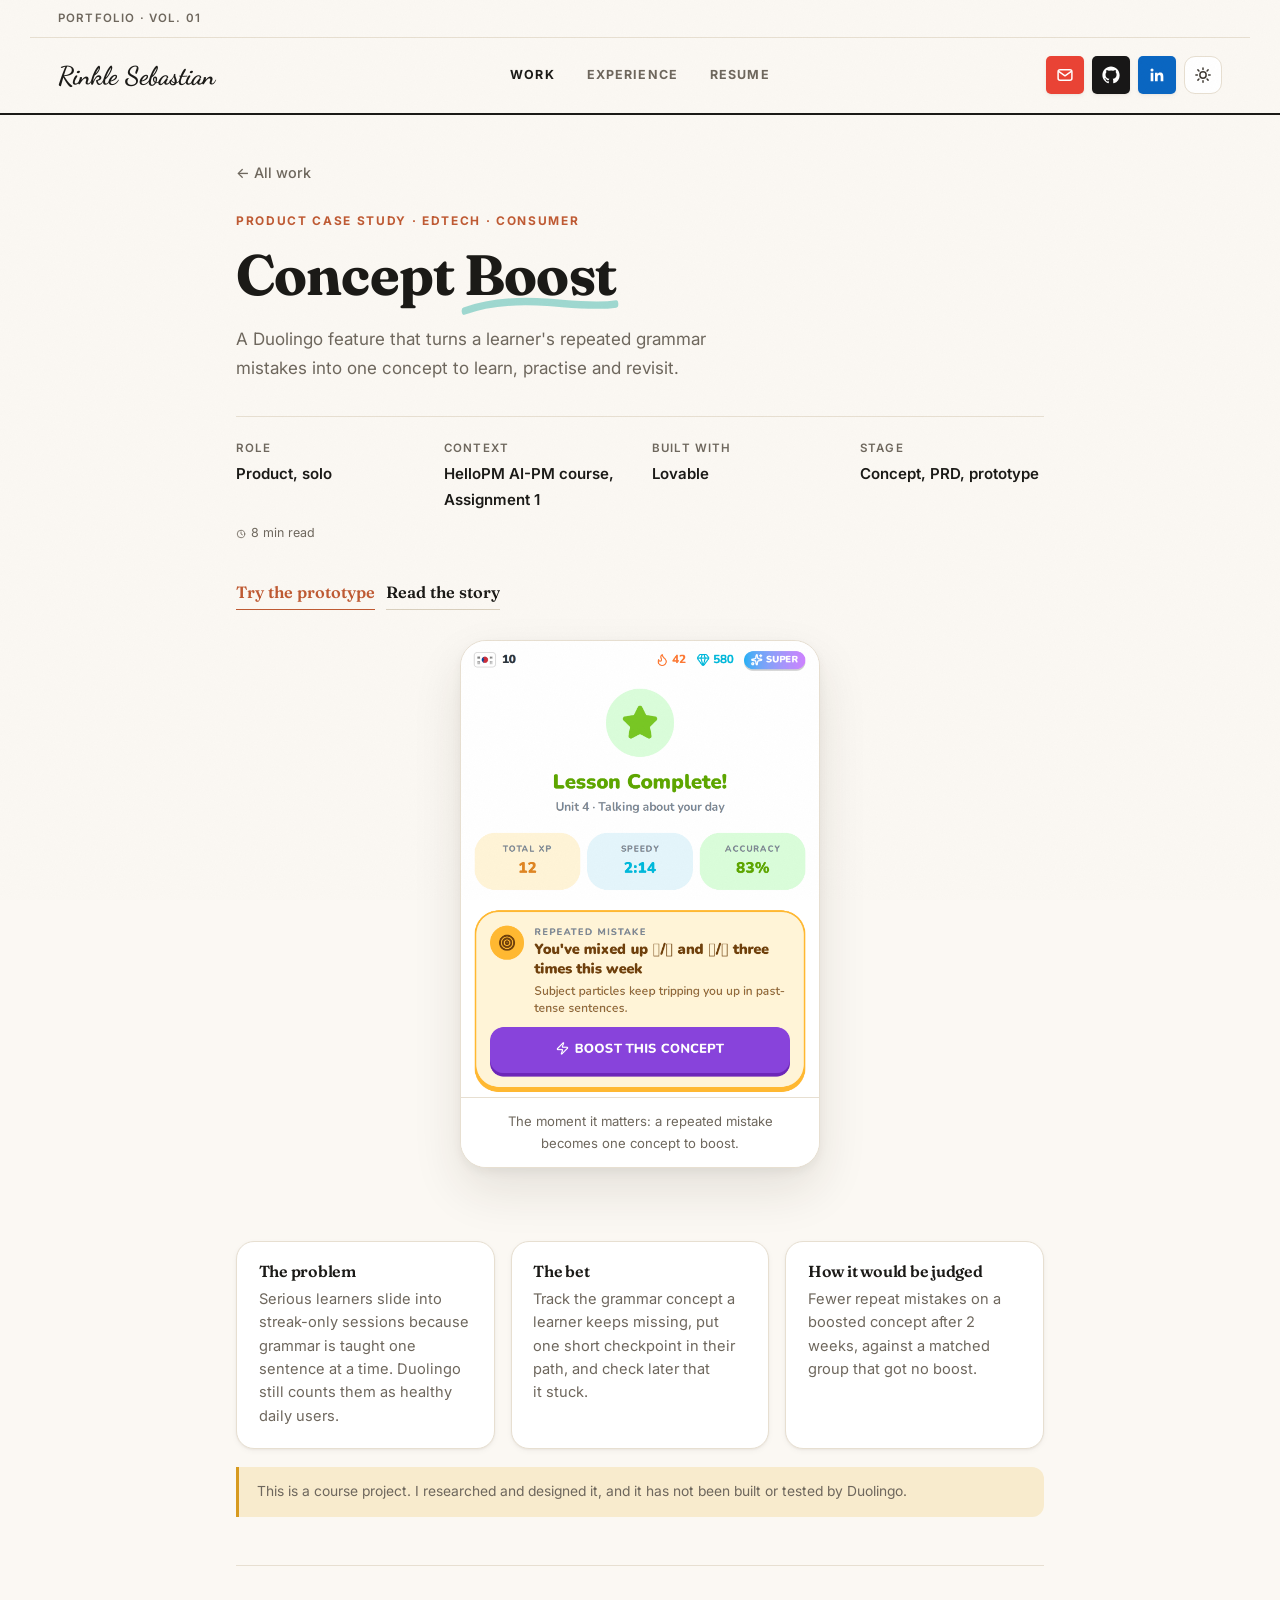
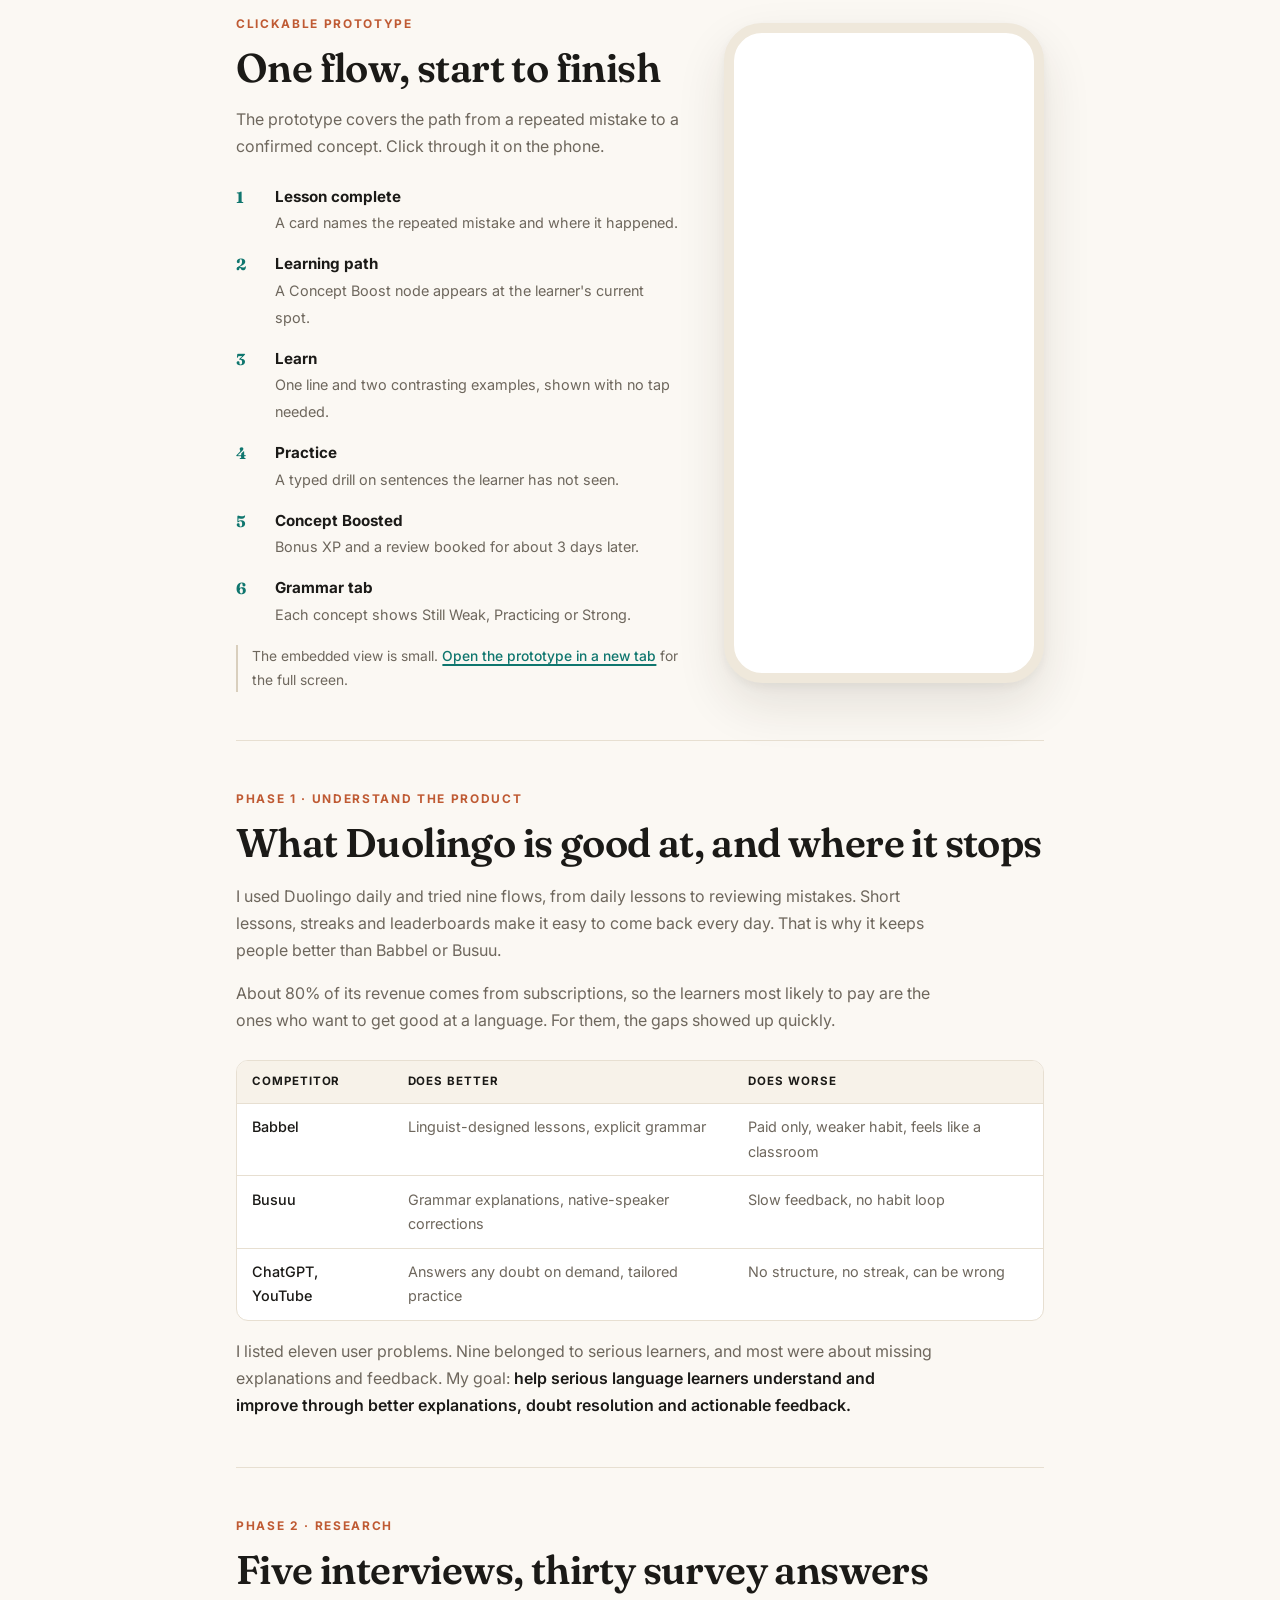
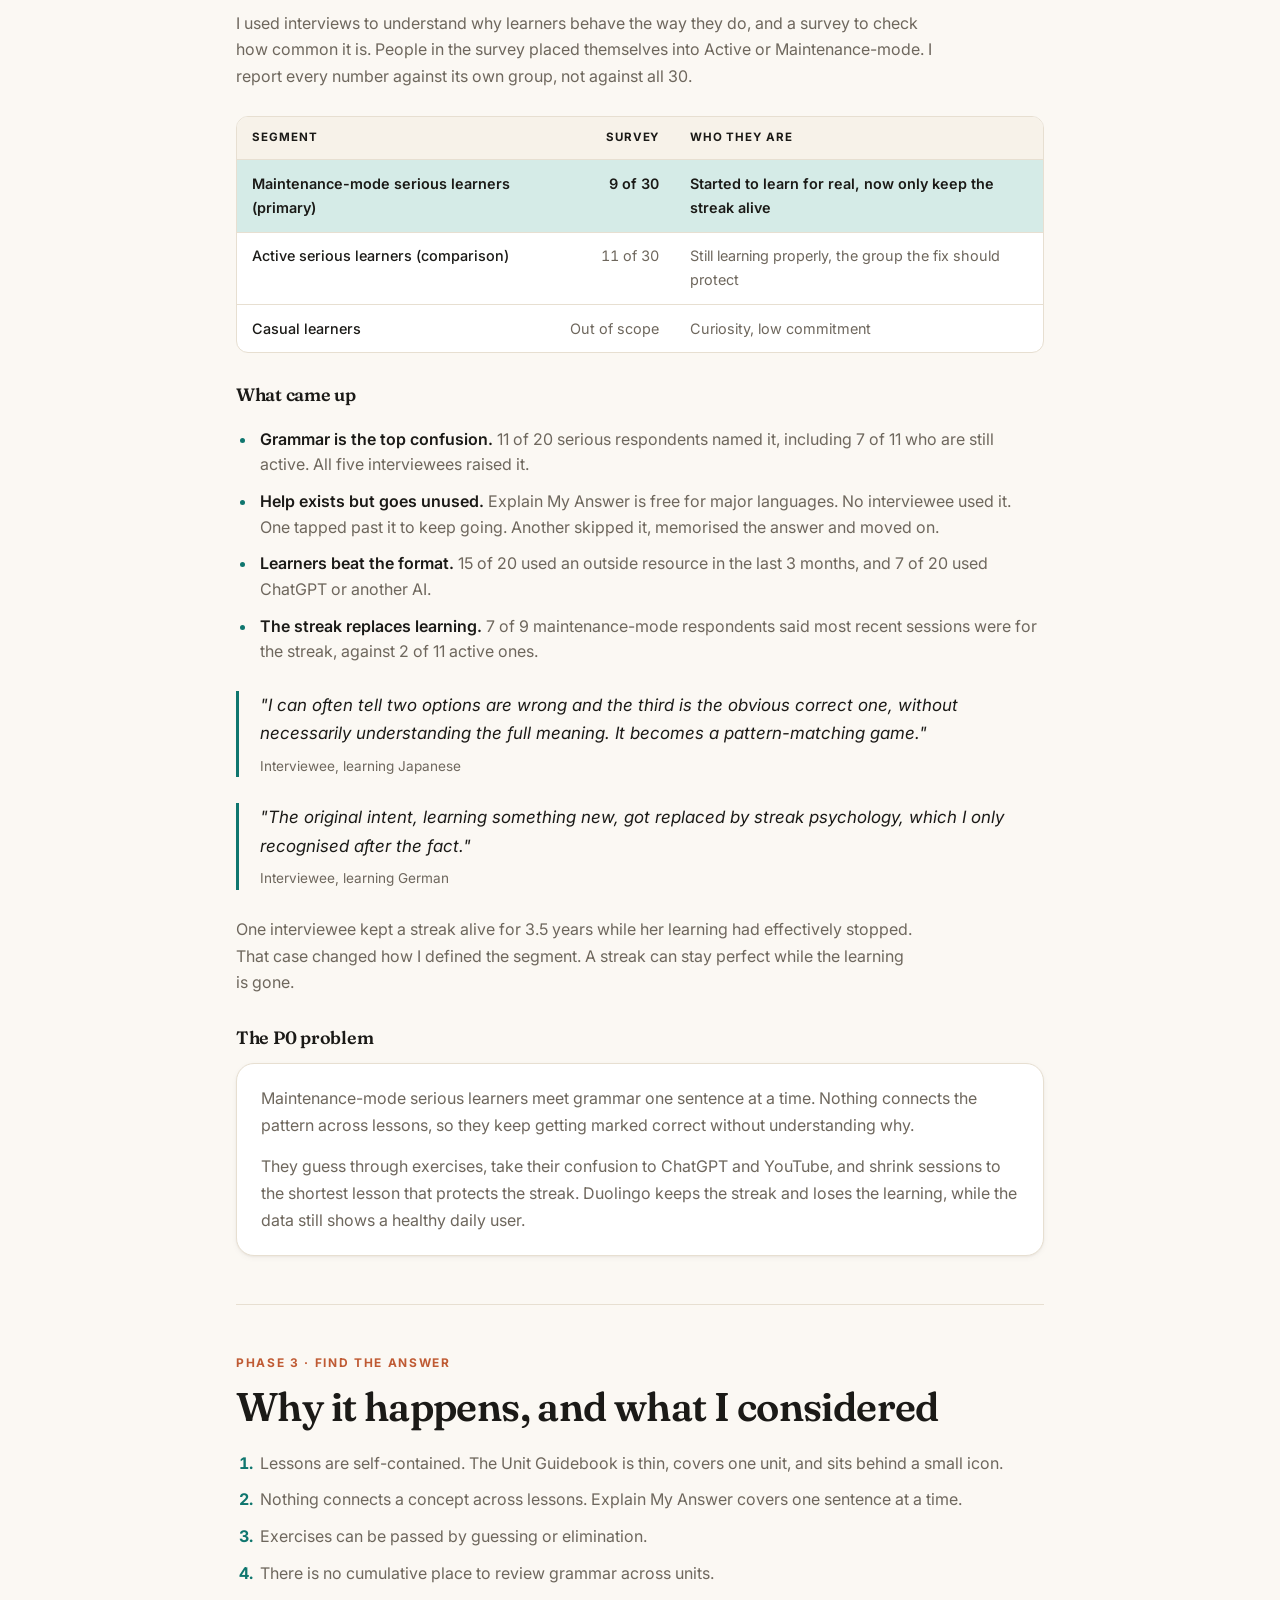
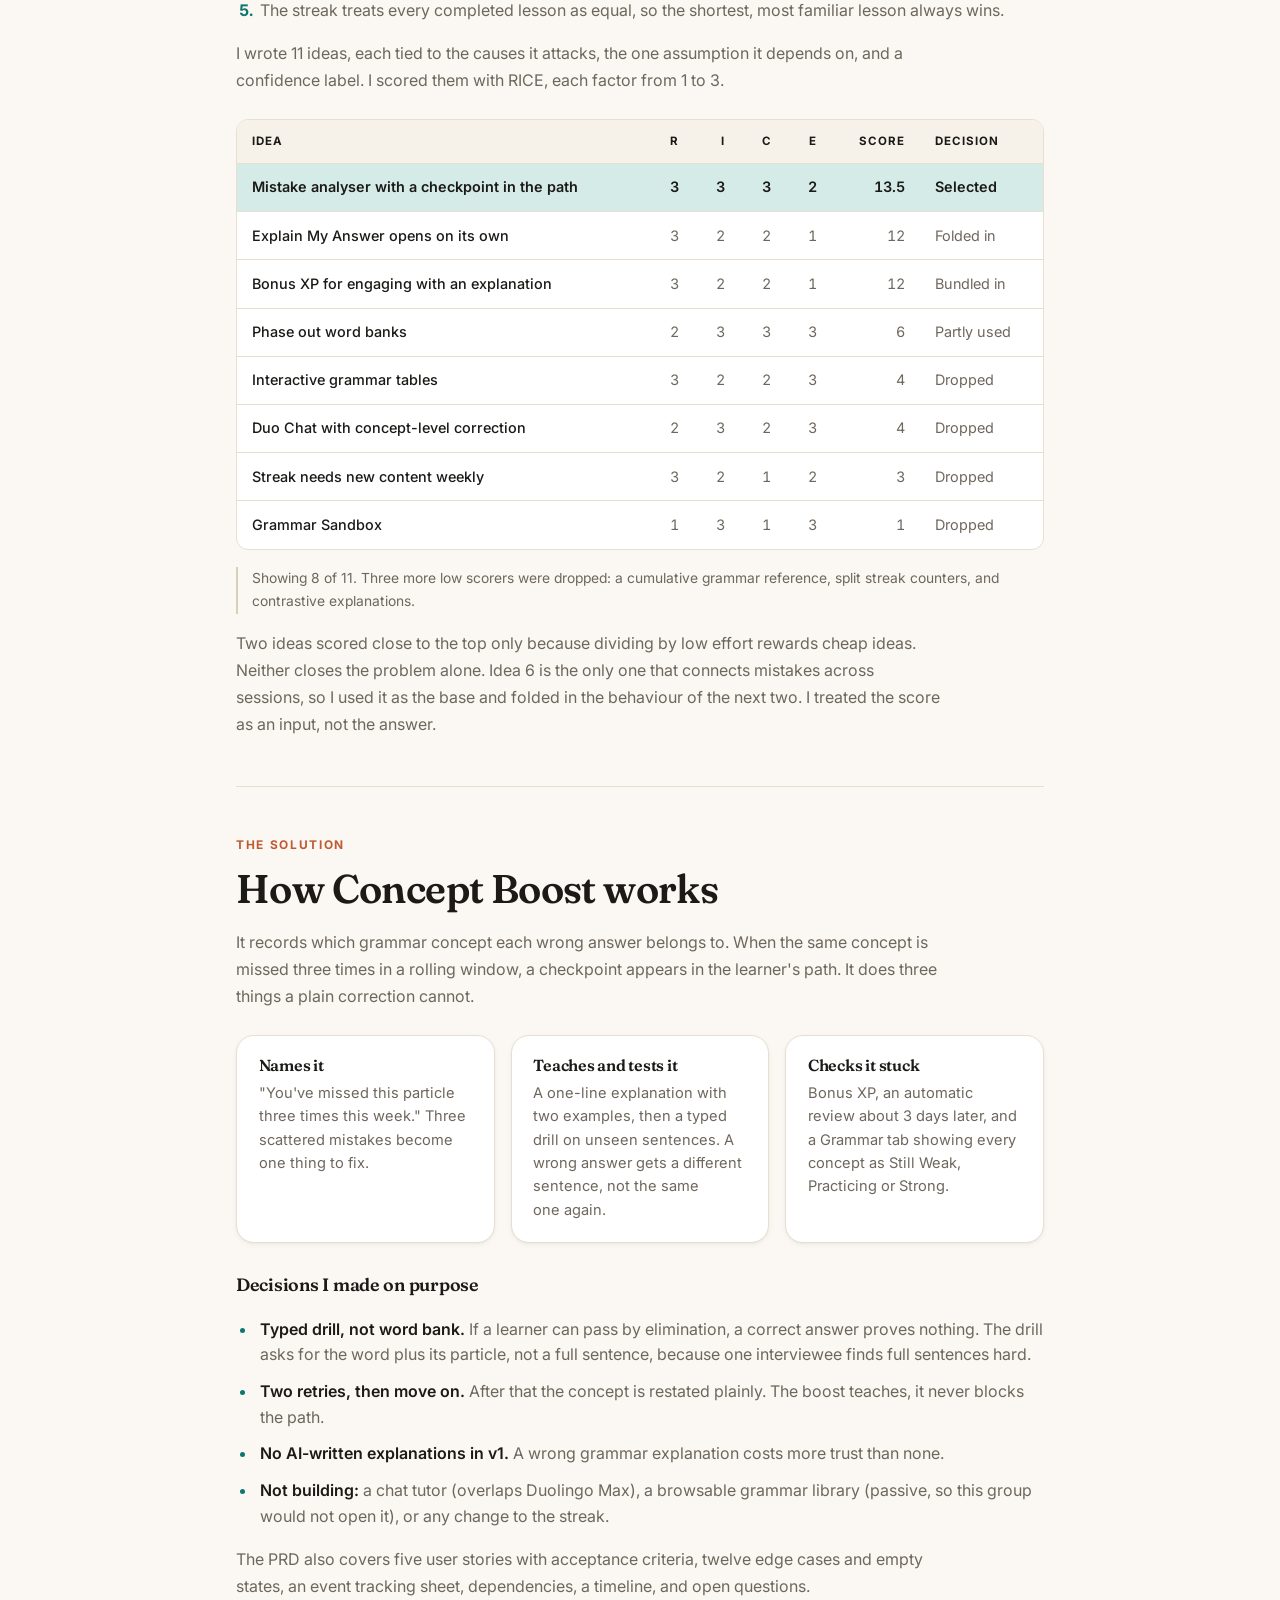
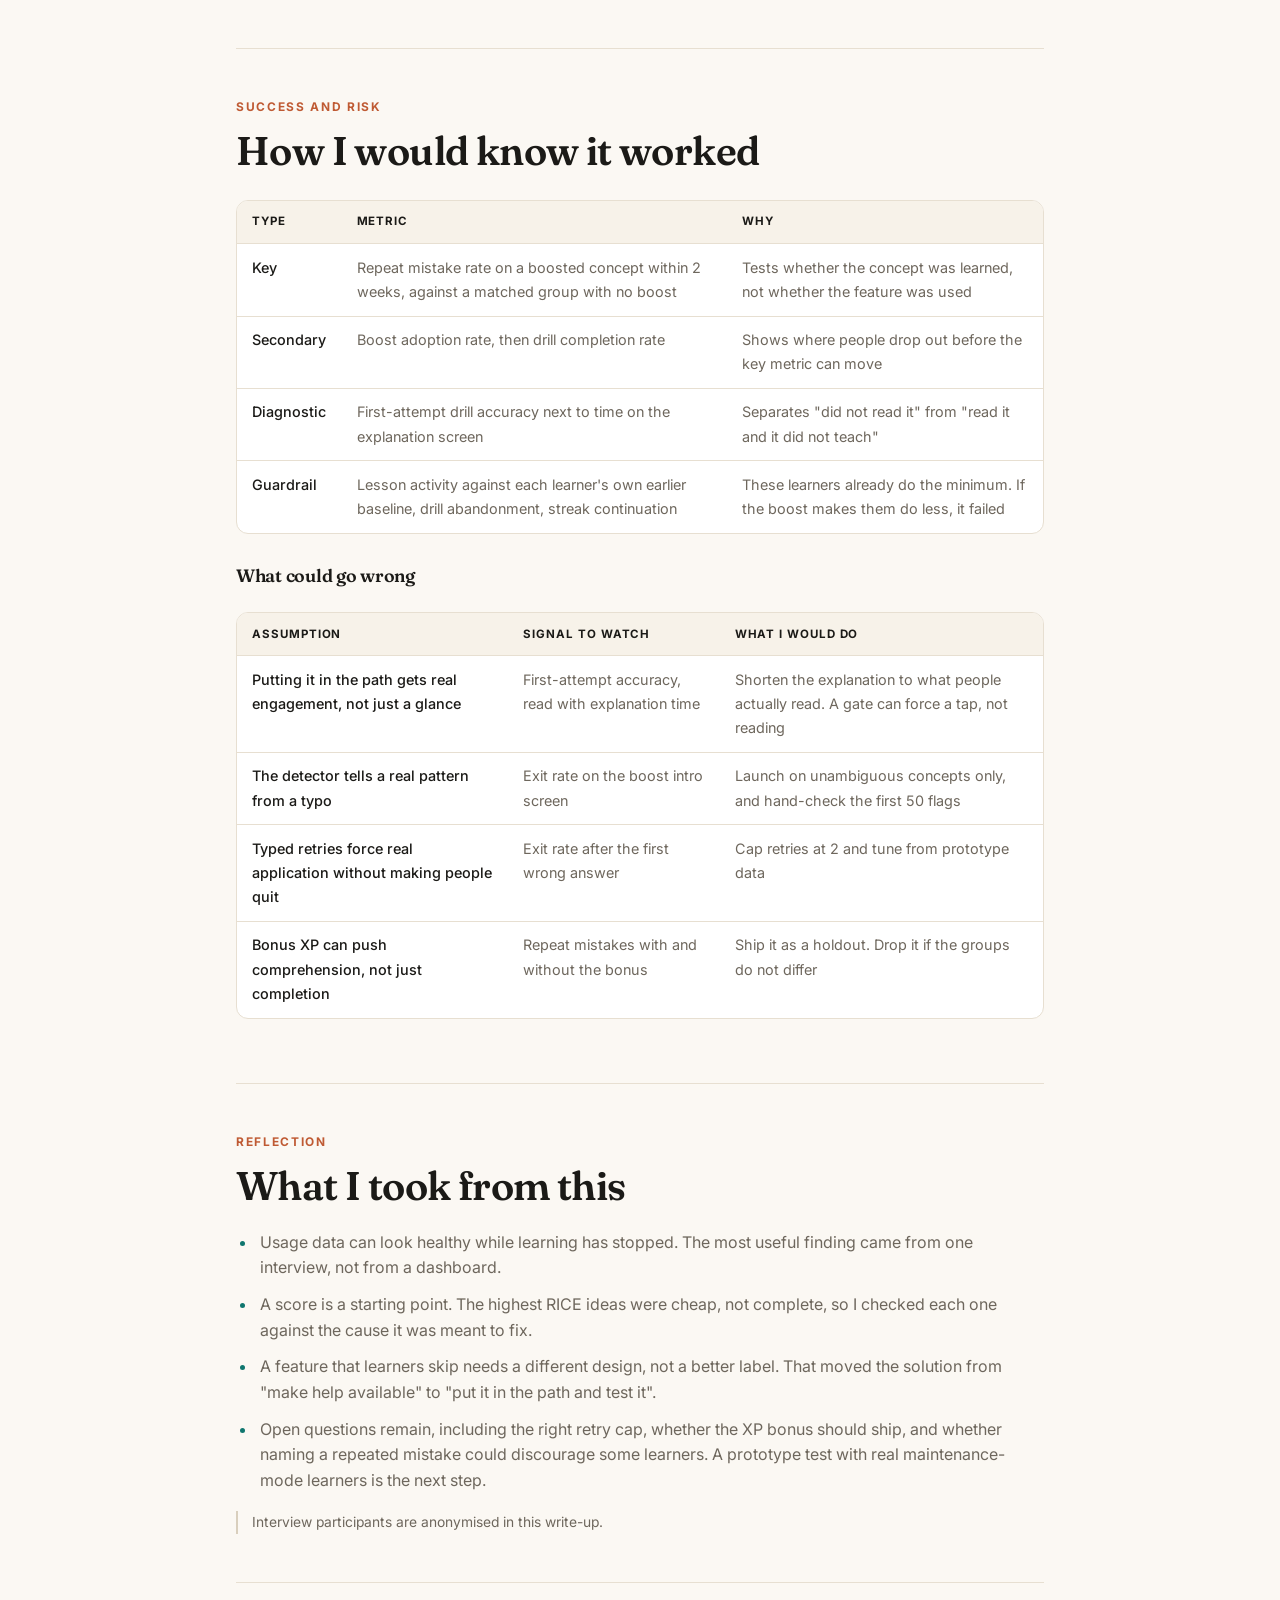
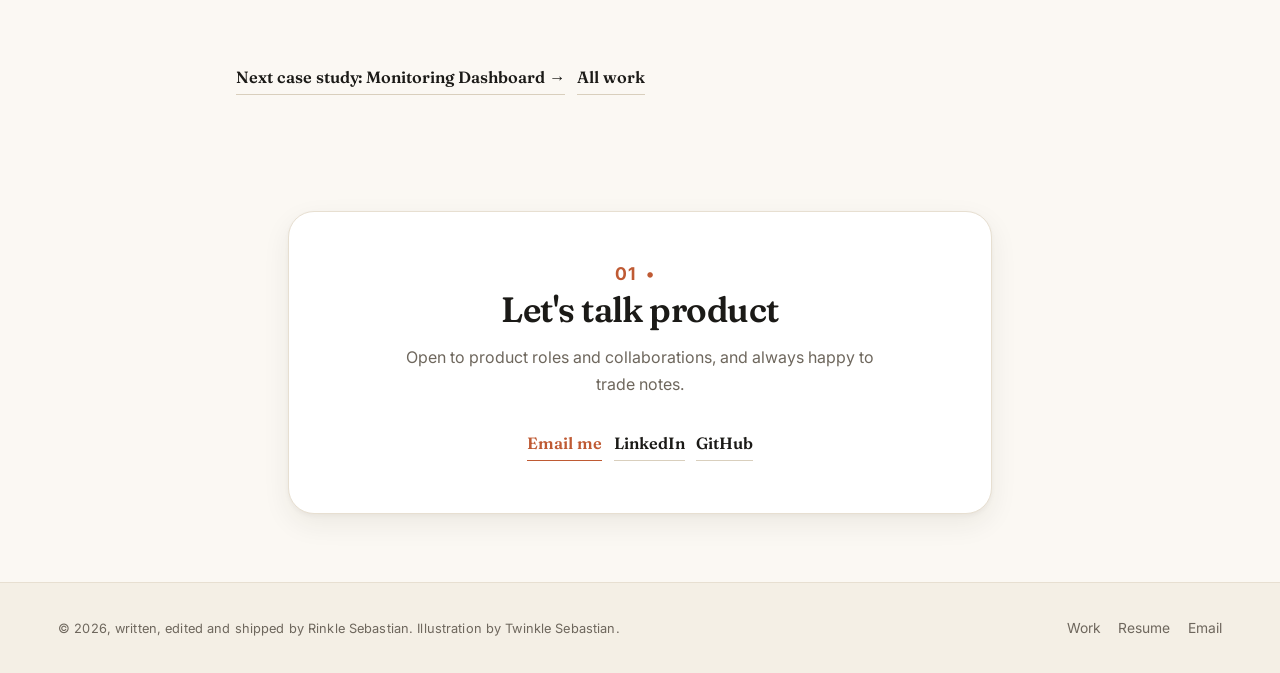
<file: concept-boost.html>
<!DOCTYPE html>
<html lang="en">
<head>
  <meta charset="UTF-8" />
  <meta name="viewport" content="width=device-width, initial-scale=1.0" />
  <title>Concept Boost | Rinkle Sebastian</title>
  <meta name="description" content="Product case study: a Duolingo feature that turns repeated grammar mistakes into one concept to learn. Research, prioritisation, PRD and a clickable prototype." />
  <link rel="preconnect" href="https://fonts.googleapis.com" />
  <link rel="preconnect" href="https://fonts.gstatic.com" crossorigin />
  <link href="https://fonts.googleapis.com/css2?family=Fraunces:ital,opsz,wght,SOFT,WONK@0,9..144,400..800,0..100,0..1;1,9..144,400..700,0..100,0..1&family=Inter:wght@400;500;600;700&display=swap" rel="stylesheet" />
  <link rel="preload" href="assets/fonts/dancing-script-700.woff2" as="font" type="font/woff2" crossorigin />
  <link rel="stylesheet" href="styles.css" />
  <meta name="theme-color" content="#fbf8f3" />
  <script>
    document.documentElement.classList.add("js");
    try { if (localStorage.getItem("theme") === "dark") document.documentElement.dataset.theme = "dark"; } catch (e) {}
  </script>
</head>
<body>
  <div class="masthead-strip">
    <span>Portfolio &middot; Vol. 01</span>
  </div>
  <header class="nav" id="nav">
    <div class="nav__inner">
      <a href="index.html" class="nav__brand"><span class="nav__brand-name">Rinkle Sebastian</span></a>
      <nav class="nav__links" id="nav-links" aria-label="Main">
        <a href="index.html#work" class="is-active">Work</a>
        <a href="index.html#experience">Experience</a>
        <a href="resume.html">Resume</a>
      </nav>
      <div class="nav__actions">
        <a class="nav__social nav__social--mail" href="mailto:rinklesebastian12@gmail.com" aria-label="Email me" title="Email">
          <svg viewBox="0 0 24 24" fill="none" stroke="currentColor" stroke-width="2" stroke-linecap="round" stroke-linejoin="round" aria-hidden="true"><rect x="2.8" y="5" width="18.4" height="14" rx="2.6"/><path d="M4 7.4l8 5.7 8-5.7"/></svg>
        </a>
        <a class="nav__social nav__social--github" href="https://github.com/Rinkle-S" target="_blank" rel="noopener" aria-label="GitHub profile" title="GitHub">
          <svg viewBox="0 0 24 24" fill="currentColor" aria-hidden="true"><path d="M12 .5C5.73.5.5 5.73.5 12c0 5.08 3.29 9.39 7.86 10.91.58.1.79-.25.79-.56 0-.27-.01-1-.02-1.97-3.2.7-3.88-1.54-3.88-1.54-.53-1.34-1.29-1.7-1.29-1.7-1.05-.72.08-.71.08-.71 1.16.08 1.78 1.19 1.78 1.19 1.03 1.77 2.71 1.26 3.37.96.1-.75.4-1.26.73-1.55-2.55-.29-5.23-1.28-5.23-5.68 0-1.25.45-2.28 1.19-3.08-.12-.29-.52-1.46.11-3.05 0 0 .97-.31 3.18 1.18a11 11 0 0 1 5.79 0c2.2-1.49 3.17-1.18 3.17-1.18.64 1.59.24 2.76.12 3.05.74.8 1.18 1.83 1.18 3.08 0 4.41-2.69 5.38-5.25 5.67.41.36.78 1.07.78 2.15 0 1.55-.01 2.81-.01 3.19 0 .31.21.67.8.56A10.52 10.52 0 0 0 23.5 12C23.5 5.73 18.27.5 12 .5Z"/></svg>
        </a>
        <a class="nav__social nav__social--linkedin" href="https://linkedin.com/in/rinkle-sebastian" target="_blank" rel="noopener" aria-label="LinkedIn profile" title="LinkedIn">
          <svg viewBox="0 0 24 24" fill="currentColor" aria-hidden="true"><path d="M20.45 20.45h-3.56v-5.57c0-1.33-.02-3.04-1.85-3.04-1.85 0-2.14 1.45-2.14 2.94v5.67H9.34V9h3.41v1.56h.05c.48-.9 1.64-1.85 3.38-1.85 3.6 0 4.27 2.37 4.27 5.46v6.28ZM5.34 7.43a2.06 2.06 0 1 1 0-4.12 2.06 2.06 0 0 1 0 4.12ZM7.12 20.45H3.56V9h3.56v11.45Z"/></svg>
        </a>
        <button class="icon-btn theme-toggle" id="theme-toggle" type="button" aria-label="Switch colour theme" title="Switch colour theme">
          <svg class="sun" viewBox="0 0 24 24" fill="none" stroke="currentColor" stroke-width="2" stroke-linecap="round" aria-hidden="true"><circle cx="12" cy="12" r="4.2"/><path d="M12 2.5v2M12 19.5v2M2.5 12h2M19.5 12h2M5.2 5.2l1.4 1.4M17.4 17.4l1.4 1.4M18.8 5.2l-1.4 1.4M6.6 17.4l-1.4 1.4"/></svg>
          <svg class="moon" viewBox="0 0 24 24" fill="none" stroke="currentColor" stroke-width="2" stroke-linecap="round" stroke-linejoin="round" aria-hidden="true"><path d="M20.5 14.3A8.6 8.6 0 1 1 9.7 3.5a6.9 6.9 0 0 0 10.8 10.8Z"/></svg>
        </button>
        <button class="icon-btn nav__burger" id="burger" type="button" aria-label="Open menu" aria-expanded="false" aria-controls="nav-links">
          <svg viewBox="0 0 24 24" fill="none" stroke="currentColor" stroke-width="2" stroke-linecap="round" aria-hidden="true"><path d="M4 7h16M4 12h16M4 17h16"/></svg>
        </button>
      </div>
    </div>
  </header>

  <main id="top" class="wrap cs">
    <!-- Intro -->
    <section class="cs-hero">
      <a class="cs-back" href="index.html#work">&larr; All work</a>
      <p class="cs-eyebrow">Product case study &middot; Edtech &middot; Consumer</p>
      <h1 class="hero__title">Concept <span class="hl">Boost</span></h1>
      <p class="hero__sub">A Duolingo feature that turns a learner's repeated grammar mistakes into one concept to learn, practise and revisit.</p>
      <dl class="cs-meta">
        <div><dt>Role</dt><dd>Product, solo</dd></div>
        <div><dt>Context</dt><dd>HelloPM AI-PM course, Assignment 1</dd></div>
        <div><dt>Built with</dt><dd>Lovable</dd></div>
        <div><dt>Stage</dt><dd>Concept, PRD, prototype</dd></div>
      </dl>
      <p class="read-time">
        <svg viewBox="0 0 24 24" fill="none" stroke="currentColor" stroke-width="2" stroke-linecap="round" stroke-linejoin="round" aria-hidden="true"><circle cx="12" cy="12" r="9"/><path d="M12 7v5l3.5 2"/></svg>
        8 min read
      </p>
      <div class="hero__cta">
        <a href="#prototype" class="btn btn--primary">Try the prototype</a>
        <a href="#story" class="btn btn--ghost">Read the story</a>
      </div>
      <figure class="cs-shot">
        <img src="assets/concept-boost-screen.png" alt="The Concept Boost screen in the prototype: a lesson-complete summary flags a repeated grammar mistake and offers a Boost This Concept button." loading="lazy" />
        <figcaption class="cs-shot__cap">The moment it matters: a repeated mistake becomes one concept to boost.</figcaption>
      </figure>
    </section>

    <!-- Summary -->
    <section class="cs-block cs-block--tight">
      <div class="cs-brief">
        <div class="cs-card"><h3>The problem</h3><p>Serious learners slide into streak-only sessions because grammar is taught one sentence at a time. Duolingo still counts them as healthy daily users.</p></div>
        <div class="cs-card"><h3>The bet</h3><p>Track the grammar concept a learner keeps missing, put one short checkpoint in their path, and check later that it stuck.</p></div>
        <div class="cs-card"><h3>How it would be judged</h3><p>Fewer repeat mistakes on a boosted concept after 2 weeks, against a matched group that got no boost.</p></div>
      </div>
      <p class="cs-note cs-note--flag">This is a course project. I researched and designed it, and it has not been built or tested by Duolingo.</p>
    </section>

    <!-- Prototype -->
    <section class="cs-block" id="prototype">
      <div class="cs-stage">
        <div class="cs-stage__text">
          <p class="cs-eyebrow">Clickable prototype</p>
          <h2 class="section__title">One flow, start to finish</h2>
          <p class="cs-lead">The prototype covers the path from a repeated mistake to a confirmed concept. Click through it on the phone.</p>
          <ol class="cs-steps">
            <li><span class="cs-n">1</span><div><b>Lesson complete</b><span>A card names the repeated mistake and where it happened.</span></div></li>
            <li><span class="cs-n">2</span><div><b>Learning path</b><span>A Concept Boost node appears at the learner's current spot.</span></div></li>
            <li><span class="cs-n">3</span><div><b>Learn</b><span>One line and two contrasting examples, shown with no tap needed.</span></div></li>
            <li><span class="cs-n">4</span><div><b>Practice</b><span>A typed drill on sentences the learner has not seen.</span></div></li>
            <li><span class="cs-n">5</span><div><b>Concept Boosted</b><span>Bonus XP and a review booked for about 3 days later.</span></div></li>
            <li><span class="cs-n">6</span><div><b>Grammar tab</b><span>Each concept shows Still Weak, Practicing or Strong.</span></div></li>
          </ol>
          <p class="cs-note">The embedded view is small. <a href="https://duolingo-korean-boost.lovable.app/" target="_blank" rel="noopener" class="inline-link">Open the prototype in a new tab</a> for the full screen.</p>
        </div>
        <div class="cs-phone">
          <iframe src="https://duolingo-korean-boost.lovable.app/" title="Concept Boost clickable prototype" loading="lazy" allow="clipboard-write"></iframe>
        </div>
      </div>
    </section>

    <div id="story"></div>

    <!-- Phase 1 -->
    <section class="cs-block">
      <p class="cs-eyebrow">Phase 1 &middot; Understand the product</p>
      <h2 class="section__title">What Duolingo is good at, and where it stops</h2>
      <div class="cs-prose">
        <p>I used Duolingo daily and tried nine flows, from daily lessons to reviewing mistakes. Short lessons, streaks and leaderboards make it easy to come back every day. That is why it keeps people better than Babbel or Busuu.</p>
        <p>About 80% of its revenue comes from subscriptions, so the learners most likely to pay are the ones who want to get good at a language. For them, the gaps showed up quickly.</p>
      </div>
      <div class="cs-table"><table>
        <thead><tr><th>Competitor</th><th>Does better</th><th>Does worse</th></tr></thead>
        <tbody>
          <tr><td>Babbel</td><td>Linguist-designed lessons, explicit grammar</td><td>Paid only, weaker habit, feels like a classroom</td></tr>
          <tr><td>Busuu</td><td>Grammar explanations, native-speaker corrections</td><td>Slow feedback, no habit loop</td></tr>
          <tr><td>ChatGPT, YouTube</td><td>Answers any doubt on demand, tailored practice</td><td>No structure, no streak, can be wrong</td></tr>
        </tbody>
      </table></div>
      <div class="cs-prose">
        <p>I listed eleven user problems. Nine belonged to serious learners, and most were about missing explanations and feedback. My goal: <strong>help serious language learners understand and improve through better explanations, doubt resolution and actionable feedback.</strong></p>
      </div>
    </section>

    <!-- Phase 2 -->
    <section class="cs-block">
      <p class="cs-eyebrow">Phase 2 &middot; Research</p>
      <h2 class="section__title">Five interviews, thirty survey answers</h2>
      <div class="cs-prose">
        <p>I used interviews to understand why learners behave the way they do, and a survey to check how common it is. People in the survey placed themselves into Active or Maintenance-mode. I report every number against its own group, not against all 30.</p>
      </div>
      <div class="cs-table"><table>
        <thead><tr><th>Segment</th><th class="num">Survey</th><th>Who they are</th></tr></thead>
        <tbody>
          <tr class="pick"><td>Maintenance-mode serious learners (primary)</td><td class="num">9 of 30</td><td>Started to learn for real, now only keep the streak alive</td></tr>
          <tr><td>Active serious learners (comparison)</td><td class="num">11 of 30</td><td>Still learning properly, the group the fix should protect</td></tr>
          <tr><td>Casual learners</td><td class="num">Out of scope</td><td>Curiosity, low commitment</td></tr>
        </tbody>
      </table></div>

      <h3 class="cs-h3">What came up</h3>
      <ul class="cs-list">
        <li><strong>Grammar is the top confusion.</strong> 11 of 20 serious respondents named it, including 7 of 11 who are still active. All five interviewees raised it.</li>
        <li><strong>Help exists but goes unused.</strong> Explain My Answer is free for major languages. No interviewee used it. One tapped past it to keep going. Another skipped it, memorised the answer and moved on.</li>
        <li><strong>Learners beat the format.</strong> 15 of 20 used an outside resource in the last 3 months, and 7 of 20 used ChatGPT or another AI.</li>
        <li><strong>The streak replaces learning.</strong> 7 of 9 maintenance-mode respondents said most recent sessions were for the streak, against 2 of 11 active ones.</li>
      </ul>
      <blockquote class="cs-quote">
        <p>"I can often tell two options are wrong and the third is the obvious correct one, without necessarily understanding the full meaning. It becomes a pattern-matching game."</p>
        <cite>Interviewee, learning Japanese</cite>
      </blockquote>
      <blockquote class="cs-quote">
        <p>"The original intent, learning something new, got replaced by streak psychology, which I only recognised after the fact."</p>
        <cite>Interviewee, learning German</cite>
      </blockquote>
      <div class="cs-prose">
        <p>One interviewee kept a streak alive for 3.5 years while her learning had effectively stopped. That case changed how I defined the segment. A streak can stay perfect while the learning is gone.</p>
      </div>

      <h3 class="cs-h3">The P0 problem</h3>
      <div class="cs-p0">
        <p>Maintenance-mode serious learners meet grammar one sentence at a time. Nothing connects the pattern across lessons, so they keep getting marked correct without understanding why.</p>
        <p>They guess through exercises, take their confusion to ChatGPT and YouTube, and shrink sessions to the shortest lesson that protects the streak. Duolingo keeps the streak and loses the learning, while the data still shows a healthy daily user.</p>
      </div>
    </section>

    <!-- Phase 3: ideas -->
    <section class="cs-block">
      <p class="cs-eyebrow">Phase 3 &middot; Find the answer</p>
      <h2 class="section__title">Why it happens, and what I considered</h2>
      <ol class="cs-list cs-list--num">
        <li>Lessons are self-contained. The Unit Guidebook is thin, covers one unit, and sits behind a small icon.</li>
        <li>Nothing connects a concept across lessons. Explain My Answer covers one sentence at a time.</li>
        <li>Exercises can be passed by guessing or elimination.</li>
        <li>There is no cumulative place to review grammar across units.</li>
        <li>The streak treats every completed lesson as equal, so the shortest, most familiar lesson always wins.</li>
      </ol>
      <div class="cs-prose">
        <p>I wrote 11 ideas, each tied to the causes it attacks, the one assumption it depends on, and a confidence label. I scored them with RICE, each factor from 1 to 3.</p>
      </div>
      <div class="cs-table"><table>
        <thead><tr><th>Idea</th><th class="num">R</th><th class="num">I</th><th class="num">C</th><th class="num">E</th><th class="num">Score</th><th>Decision</th></tr></thead>
        <tbody>
          <tr class="pick"><td>Mistake analyser with a checkpoint in the path</td><td class="num">3</td><td class="num">3</td><td class="num">3</td><td class="num">2</td><td class="num">13.5</td><td>Selected</td></tr>
          <tr><td>Explain My Answer opens on its own</td><td class="num">3</td><td class="num">2</td><td class="num">2</td><td class="num">1</td><td class="num">12</td><td>Folded in</td></tr>
          <tr><td>Bonus XP for engaging with an explanation</td><td class="num">3</td><td class="num">2</td><td class="num">2</td><td class="num">1</td><td class="num">12</td><td>Bundled in</td></tr>
          <tr><td>Phase out word banks</td><td class="num">2</td><td class="num">3</td><td class="num">3</td><td class="num">3</td><td class="num">6</td><td>Partly used</td></tr>
          <tr><td>Interactive grammar tables</td><td class="num">3</td><td class="num">2</td><td class="num">2</td><td class="num">3</td><td class="num">4</td><td>Dropped</td></tr>
          <tr><td>Duo Chat with concept-level correction</td><td class="num">2</td><td class="num">3</td><td class="num">2</td><td class="num">3</td><td class="num">4</td><td>Dropped</td></tr>
          <tr><td>Streak needs new content weekly</td><td class="num">3</td><td class="num">2</td><td class="num">1</td><td class="num">2</td><td class="num">3</td><td>Dropped</td></tr>
          <tr><td>Grammar Sandbox</td><td class="num">1</td><td class="num">3</td><td class="num">1</td><td class="num">3</td><td class="num">1</td><td>Dropped</td></tr>
        </tbody>
      </table></div>
      <p class="cs-note">Showing 8 of 11. Three more low scorers were dropped: a cumulative grammar reference, split streak counters, and contrastive explanations.</p>
      <div class="cs-prose">
        <p>Two ideas scored close to the top only because dividing by low effort rewards cheap ideas. Neither closes the problem alone. Idea 6 is the only one that connects mistakes across sessions, so I used it as the base and folded in the behaviour of the next two. I treated the score as an input, not the answer.</p>
      </div>
    </section>

    <!-- Solution -->
    <section class="cs-block">
      <p class="cs-eyebrow">The solution</p>
      <h2 class="section__title">How Concept Boost works</h2>
      <div class="cs-prose">
        <p>It records which grammar concept each wrong answer belongs to. When the same concept is missed three times in a rolling window, a checkpoint appears in the learner's path. It does three things a plain correction cannot.</p>
      </div>
      <div class="cs-brief">
        <div class="cs-card"><h3>Names it</h3><p>"You've missed this particle three times this week." Three scattered mistakes become one thing to fix.</p></div>
        <div class="cs-card"><h3>Teaches and tests it</h3><p>A one-line explanation with two examples, then a typed drill on unseen sentences. A wrong answer gets a different sentence, not the same one again.</p></div>
        <div class="cs-card"><h3>Checks it stuck</h3><p>Bonus XP, an automatic review about 3 days later, and a Grammar tab showing every concept as Still Weak, Practicing or Strong.</p></div>
      </div>
      <h3 class="cs-h3">Decisions I made on purpose</h3>
      <ul class="cs-list">
        <li><strong>Typed drill, not word bank.</strong> If a learner can pass by elimination, a correct answer proves nothing. The drill asks for the word plus its particle, not a full sentence, because one interviewee finds full sentences hard.</li>
        <li><strong>Two retries, then move on.</strong> After that the concept is restated plainly. The boost teaches, it never blocks the path.</li>
        <li><strong>No AI-written explanations in v1.</strong> A wrong grammar explanation costs more trust than none.</li>
        <li><strong>Not building:</strong> a chat tutor (overlaps Duolingo Max), a browsable grammar library (passive, so this group would not open it), or any change to the streak.</li>
      </ul>
      <div class="cs-prose">
        <p>The PRD also covers five user stories with acceptance criteria, twelve edge cases and empty states, an event tracking sheet, dependencies, a timeline, and open questions.</p>
      </div>
    </section>

    <!-- Metrics & risk -->
    <section class="cs-block">
      <p class="cs-eyebrow">Success and risk</p>
      <h2 class="section__title">How I would know it worked</h2>
      <div class="cs-table"><table>
        <thead><tr><th>Type</th><th>Metric</th><th>Why</th></tr></thead>
        <tbody>
          <tr><td>Key</td><td>Repeat mistake rate on a boosted concept within 2 weeks, against a matched group with no boost</td><td>Tests whether the concept was learned, not whether the feature was used</td></tr>
          <tr><td>Secondary</td><td>Boost adoption rate, then drill completion rate</td><td>Shows where people drop out before the key metric can move</td></tr>
          <tr><td>Diagnostic</td><td>First-attempt drill accuracy next to time on the explanation screen</td><td>Separates "did not read it" from "read it and it did not teach"</td></tr>
          <tr><td>Guardrail</td><td>Lesson activity against each learner's own earlier baseline, drill abandonment, streak continuation</td><td>These learners already do the minimum. If the boost makes them do less, it failed</td></tr>
        </tbody>
      </table></div>

      <h3 class="cs-h3">What could go wrong</h3>
      <div class="cs-table"><table>
        <thead><tr><th>Assumption</th><th>Signal to watch</th><th>What I would do</th></tr></thead>
        <tbody>
          <tr><td>Putting it in the path gets real engagement, not just a glance</td><td>First-attempt accuracy, read with explanation time</td><td>Shorten the explanation to what people actually read. A gate can force a tap, not reading</td></tr>
          <tr><td>The detector tells a real pattern from a typo</td><td>Exit rate on the boost intro screen</td><td>Launch on unambiguous concepts only, and hand-check the first 50 flags</td></tr>
          <tr><td>Typed retries force real application without making people quit</td><td>Exit rate after the first wrong answer</td><td>Cap retries at 2 and tune from prototype data</td></tr>
          <tr><td>Bonus XP can push comprehension, not just completion</td><td>Repeat mistakes with and without the bonus</td><td>Ship it as a holdout. Drop it if the groups do not differ</td></tr>
        </tbody>
      </table></div>
    </section>

    <!-- Reflection -->
    <section class="cs-block">
      <p class="cs-eyebrow">Reflection</p>
      <h2 class="section__title">What I took from this</h2>
      <ul class="cs-list">
        <li>Usage data can look healthy while learning has stopped. The most useful finding came from one interview, not from a dashboard.</li>
        <li>A score is a starting point. The highest RICE ideas were cheap, not complete, so I checked each one against the cause it was meant to fix.</li>
        <li>A feature that learners skip needs a different design, not a better label. That moved the solution from "make help available" to "put it in the path and test it".</li>
        <li>Open questions remain, including the right retry cap, whether the XP bonus should ship, and whether naming a repeated mistake could discourage some learners. A prototype test with real maintenance-mode learners is the next step.</li>
      </ul>
      <p class="cs-note">Interview participants are anonymised in this write-up.</p>
    </section>

    <!-- Contact -->
    <section class="cs-block">
      <div class="hero__cta">
        <a href="monitoring-dashboard.html" class="btn btn--ghost">Next case study: Monitoring Dashboard &rarr;</a>
        <a href="index.html#work" class="btn btn--quiet">All work</a>
      </div>
    </section>

    <section id="contact" class="section section--contact">
      <div class="contact__card">
        <h2 class="section__title">Let's talk product</h2>
        <p class="contact__lead">Open to product roles and collaborations, and always happy to trade notes.</p>
        <div class="contact__links">
          <a href="mailto:rinklesebastian12@gmail.com" class="btn btn--primary">Email me</a>
          <a href="https://linkedin.com/in/rinkle-sebastian" class="btn btn--ghost" target="_blank" rel="noopener">LinkedIn</a>
          <a href="https://github.com/Rinkle-S" class="btn btn--ghost" target="_blank" rel="noopener">GitHub</a>
        </div>
      </div>
    </section>
  </main>

  <footer class="footer">
    <div class="footer__inner">
      <p class="colophon">&copy; 2026, written, edited and shipped by Rinkle Sebastian. Illustration by Twinkle Sebastian.</p>
      <div class="footer__links">
        <a href="index.html#work">Work</a>
        <a href="resume.html">Resume</a>
        <a href="mailto:rinklesebastian12@gmail.com">Email</a>
      </div>
    </div>
  </footer>

  <script src="script.js"></script>
</body>
</html>
</file>
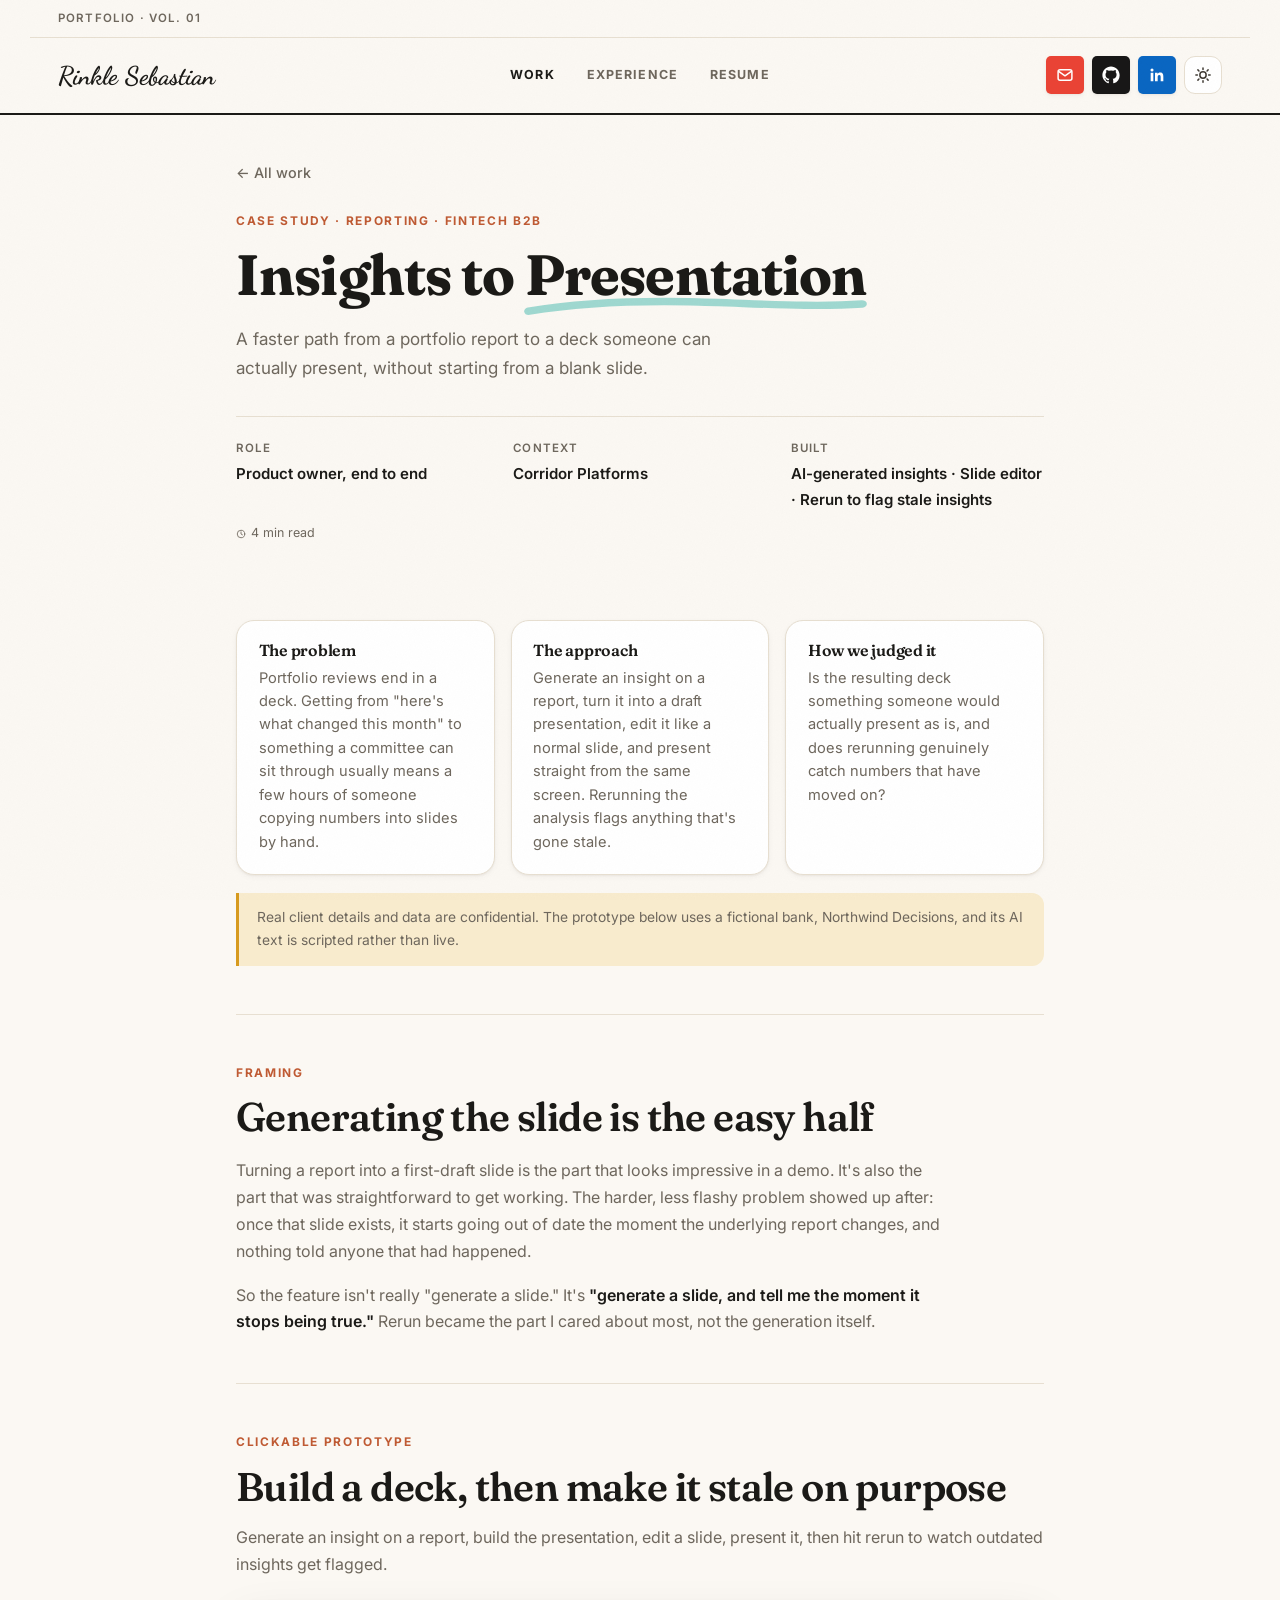
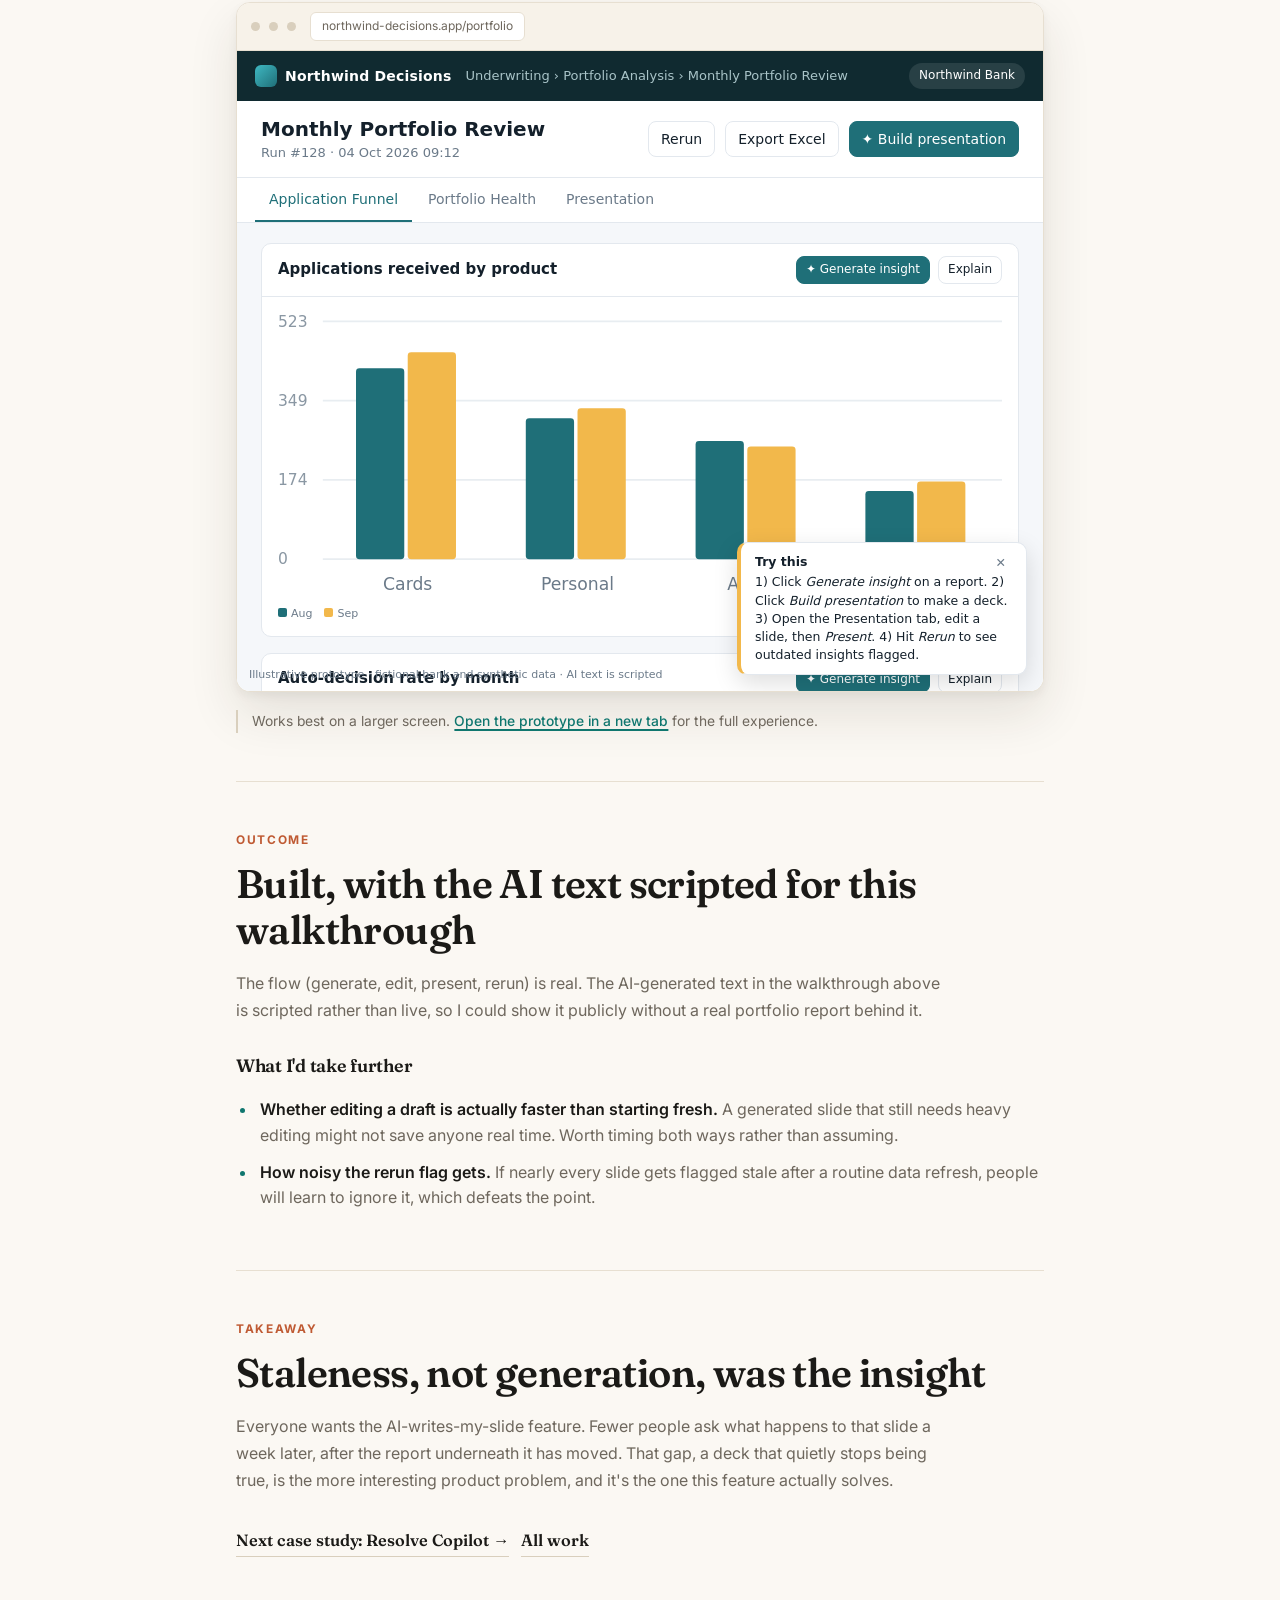
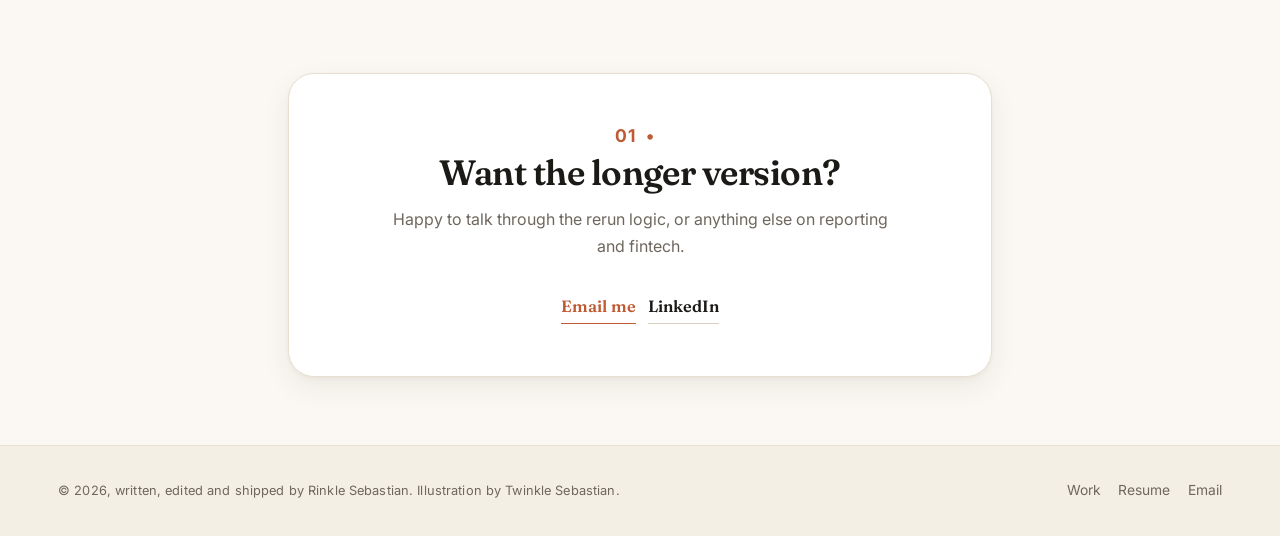
<file: insights-to-presentation.html>
<!DOCTYPE html>
<html lang="en">
<head>
  <meta charset="UTF-8" />
  <meta name="viewport" content="width=device-width, initial-scale=1.0" />
  <title>Insights to Presentation | Rinkle Sebastian</title>
  <meta name="description" content="Case study: a faster path from a portfolio report to a presentable deck, with AI-generated insights and a rerun step that flags outdated slides." />
  <link rel="preconnect" href="https://fonts.googleapis.com" />
  <link rel="preconnect" href="https://fonts.gstatic.com" crossorigin />
  <link href="https://fonts.googleapis.com/css2?family=Fraunces:ital,opsz,wght,SOFT,WONK@0,9..144,400..800,0..100,0..1;1,9..144,400..700,0..100,0..1&family=Inter:wght@400;500;600;700&display=swap" rel="stylesheet" />
  <link rel="preload" href="assets/fonts/dancing-script-700.woff2" as="font" type="font/woff2" crossorigin />
  <link rel="stylesheet" href="styles.css" />
  <meta name="theme-color" content="#fbf8f3" />
  <script>
    document.documentElement.classList.add("js");
    try { if (localStorage.getItem("theme") === "dark") document.documentElement.dataset.theme = "dark"; } catch (e) {}
  </script>
</head>
<body>
  <div class="masthead-strip">
    <span>Portfolio &middot; Vol. 01</span>
  </div>
  <header class="nav" id="nav">
    <div class="nav__inner">
      <a href="index.html" class="nav__brand"><span class="nav__brand-name">Rinkle Sebastian</span></a>
      <nav class="nav__links" id="nav-links" aria-label="Main">
        <a href="index.html#work" class="is-active">Work</a>
        <a href="index.html#experience">Experience</a>
        <a href="resume.html">Resume</a>
      </nav>
      <div class="nav__actions">
        <a class="nav__social nav__social--mail" href="mailto:rinklesebastian12@gmail.com" aria-label="Email me" title="Email">
          <svg viewBox="0 0 24 24" fill="none" stroke="currentColor" stroke-width="2" stroke-linecap="round" stroke-linejoin="round" aria-hidden="true"><rect x="2.8" y="5" width="18.4" height="14" rx="2.6"/><path d="M4 7.4l8 5.7 8-5.7"/></svg>
        </a>
        <a class="nav__social nav__social--github" href="https://github.com/Rinkle-S" target="_blank" rel="noopener" aria-label="GitHub profile" title="GitHub">
          <svg viewBox="0 0 24 24" fill="currentColor" aria-hidden="true"><path d="M12 .5C5.73.5.5 5.73.5 12c0 5.08 3.29 9.39 7.86 10.91.58.1.79-.25.79-.56 0-.27-.01-1-.02-1.97-3.2.7-3.88-1.54-3.88-1.54-.53-1.34-1.29-1.7-1.29-1.7-1.05-.72.08-.71.08-.71 1.16.08 1.78 1.19 1.78 1.19 1.03 1.77 2.71 1.26 3.37.96.1-.75.4-1.26.73-1.55-2.55-.29-5.23-1.28-5.23-5.68 0-1.25.45-2.28 1.19-3.08-.12-.29-.52-1.46.11-3.05 0 0 .97-.31 3.18 1.18a11 11 0 0 1 5.79 0c2.2-1.49 3.17-1.18 3.17-1.18.64 1.59.24 2.76.12 3.05.74.8 1.18 1.83 1.18 3.08 0 4.41-2.69 5.38-5.25 5.67.41.36.78 1.07.78 2.15 0 1.55-.01 2.81-.01 3.19 0 .31.21.67.8.56A10.52 10.52 0 0 0 23.5 12C23.5 5.73 18.27.5 12 .5Z"/></svg>
        </a>
        <a class="nav__social nav__social--linkedin" href="https://linkedin.com/in/rinkle-sebastian" target="_blank" rel="noopener" aria-label="LinkedIn profile" title="LinkedIn">
          <svg viewBox="0 0 24 24" fill="currentColor" aria-hidden="true"><path d="M20.45 20.45h-3.56v-5.57c0-1.33-.02-3.04-1.85-3.04-1.85 0-2.14 1.45-2.14 2.94v5.67H9.34V9h3.41v1.56h.05c.48-.9 1.64-1.85 3.38-1.85 3.6 0 4.27 2.37 4.27 5.46v6.28ZM5.34 7.43a2.06 2.06 0 1 1 0-4.12 2.06 2.06 0 0 1 0 4.12ZM7.12 20.45H3.56V9h3.56v11.45Z"/></svg>
        </a>
        <button class="icon-btn theme-toggle" id="theme-toggle" type="button" aria-label="Switch colour theme" title="Switch colour theme">
          <svg class="sun" viewBox="0 0 24 24" fill="none" stroke="currentColor" stroke-width="2" stroke-linecap="round" aria-hidden="true"><circle cx="12" cy="12" r="4.2"/><path d="M12 2.5v2M12 19.5v2M2.5 12h2M19.5 12h2M5.2 5.2l1.4 1.4M17.4 17.4l1.4 1.4M18.8 5.2l-1.4 1.4M6.6 17.4l-1.4 1.4"/></svg>
          <svg class="moon" viewBox="0 0 24 24" fill="none" stroke="currentColor" stroke-width="2" stroke-linecap="round" stroke-linejoin="round" aria-hidden="true"><path d="M20.5 14.3A8.6 8.6 0 1 1 9.7 3.5a6.9 6.9 0 0 0 10.8 10.8Z"/></svg>
        </button>
        <button class="icon-btn nav__burger" id="burger" type="button" aria-label="Open menu" aria-expanded="false" aria-controls="nav-links">
          <svg viewBox="0 0 24 24" fill="none" stroke="currentColor" stroke-width="2" stroke-linecap="round" aria-hidden="true"><path d="M4 7h16M4 12h16M4 17h16"/></svg>
        </button>
      </div>
    </div>
  </header>

  <main id="top" class="wrap cs">
    <!-- ===== Intro ===== -->
    <section class="cs-hero">
      <a class="cs-back" href="index.html#work">← All work</a>
      <p class="cs-eyebrow">Case study &middot; Reporting &middot; Fintech B2B</p>
      <h1 class="hero__title">Insights to <span class="hl">Presentation</span></h1>
      <p class="hero__sub">
        A faster path from a portfolio report to a deck someone can actually present, without
        starting from a blank slide.
      </p>
      <dl class="cs-meta">
        <div><dt>Role</dt><dd>Product owner, end to end</dd></div>
        <div><dt>Context</dt><dd>Corridor Platforms</dd></div>
        <div><dt>Built</dt><dd>AI-generated insights &middot; Slide editor &middot; Rerun to flag stale insights</dd></div>
      </dl>
      <p class="read-time">
        <svg viewBox="0 0 24 24" fill="none" stroke="currentColor" stroke-width="2" stroke-linecap="round" stroke-linejoin="round" aria-hidden="true"><circle cx="12" cy="12" r="9"/><path d="M12 7v5l3.5 2"/></svg>
        4 min read
      </p>
    </section>

    <!-- ===== Summary ===== -->
    <section class="cs-block cs-block--tight">
      <div class="cs-brief">
        <div class="cs-card">
          <h3>The problem</h3>
          <p>Portfolio reviews end in a deck. Getting from "here's what changed this month" to something a committee can sit through usually means a few hours of someone copying numbers into slides by hand.</p>
        </div>
        <div class="cs-card">
          <h3>The approach</h3>
          <p>Generate an insight on a report, turn it into a draft presentation, edit it like a normal slide, and present straight from the same screen. Rerunning the analysis flags anything that's gone stale.</p>
        </div>
        <div class="cs-card">
          <h3>How we judged it</h3>
          <p>Is the resulting deck something someone would actually present as is, and does rerunning genuinely catch numbers that have moved on?</p>
        </div>
      </div>
      <p class="cs-note cs-note--flag">
        Real client details and data are confidential. The prototype below uses a fictional
        bank, Northwind Decisions, and its AI text is scripted rather than live.
      </p>
    </section>

    <!-- ===== Framing ===== -->
    <section class="cs-block" id="framing">
      <p class="cs-eyebrow">Framing</p>
      <h2 class="section__title">Generating the slide is the easy half</h2>
      <div class="cs-prose">
        <p>
          Turning a report into a first-draft slide is the part that looks impressive in a
          demo. It's also the part that was straightforward to get working. The harder,
          less flashy problem showed up after: once that slide exists, it starts going out
          of date the moment the underlying report changes, and nothing told anyone that had
          happened.
        </p>
        <p>
          So the feature isn't really "generate a slide." It's <strong>"generate a slide,
          and tell me the moment it stops being true."</strong> Rerun became the part I
          cared about most, not the generation itself.
        </p>
      </div>
    </section>

    <!-- ===== Prototype ===== -->
    <section class="cs-block" id="prototype">
      <p class="cs-eyebrow">Clickable prototype</p>
      <h2 class="section__title">Build a deck, then make it stale on purpose</h2>
      <p class="cs-lead">
        Generate an insight on a report, build the presentation, edit a slide, present it,
        then hit rerun to watch outdated insights get flagged.
      </p>
      <div class="cs-screen">
        <div class="cs-screen__bar">
          <span class="cs-screen__dot"></span><span class="cs-screen__dot"></span><span class="cs-screen__dot"></span>
          <span class="cs-screen__url">northwind-decisions.app/portfolio</span>
        </div>
        <iframe src="prototypes/insights-to-presentation.html" title="Insights to presentation prototype" loading="lazy"></iframe>
      </div>
      <p class="cs-note">
        Works best on a larger screen.
        <a href="prototypes/insights-to-presentation.html" target="_blank" rel="noopener" class="inline-link">Open the prototype in a new tab</a> for the full experience.
      </p>
    </section>

    <!-- ===== Outcome ===== -->
    <section class="cs-block" id="outcome">
      <p class="cs-eyebrow">Outcome</p>
      <h2 class="section__title">Built, with the AI text scripted for this walkthrough</h2>
      <div class="cs-prose">
        <p>
          The flow (generate, edit, present, rerun) is real. The AI-generated text in the
          walkthrough above is scripted rather than live, so I could show it publicly
          without a real portfolio report behind it.
        </p>
      </div>
      <h3 class="cs-h3">What I'd take further</h3>
      <ul class="cs-list">
        <li><strong>Whether editing a draft is actually faster than starting fresh.</strong> A generated slide that still needs heavy editing might not save anyone real time. Worth timing both ways rather than assuming.</li>
        <li><strong>How noisy the rerun flag gets.</strong> If nearly every slide gets flagged stale after a routine data refresh, people will learn to ignore it, which defeats the point.</li>
      </ul>
    </section>

    <!-- ===== Takeaway ===== -->
    <section class="cs-block" id="takeaway">
      <p class="cs-eyebrow">Takeaway</p>
      <h2 class="section__title">Staleness, not generation, was the insight</h2>
      <div class="cs-prose">
        <p>
          Everyone wants the AI-writes-my-slide feature. Fewer people ask what happens to
          that slide a week later, after the report underneath it has moved. That gap, a
          deck that quietly stops being true, is the more interesting product problem, and
          it's the one this feature actually solves.
        </p>
      </div>
      <div class="hero__cta">
        <a href="resolve-copilot.html" class="btn btn--ghost">Next case study: Resolve Copilot &rarr;</a>
        <a href="index.html#work" class="btn btn--quiet">All work</a>
      </div>
    </section>

    <!-- ===== Contact ===== -->
    <section class="section section--contact">
      <div class="contact__card">
        <h2 class="section__title">Want the longer version?</h2>
        <p class="contact__lead">
          Happy to talk through the rerun logic, or anything else on reporting and fintech.
        </p>
        <div class="contact__links">
          <a href="mailto:rinklesebastian12@gmail.com" class="btn btn--primary">Email me</a>
          <a href="https://linkedin.com/in/rinkle-sebastian" class="btn btn--ghost" target="_blank" rel="noopener">LinkedIn</a>
        </div>
      </div>
    </section>
  </main>

  <footer class="footer">
    <div class="footer__inner">
      <p class="colophon">&copy; 2026, written, edited and shipped by Rinkle Sebastian. Illustration by Twinkle Sebastian.</p>
      <div class="footer__links">
        <a href="index.html#work">Work</a>
        <a href="resume.html">Resume</a>
        <a href="mailto:rinklesebastian12@gmail.com">Email</a>
      </div>
    </div>
  </footer>

  <script src="script.js"></script>
</body>
</html>
</file>
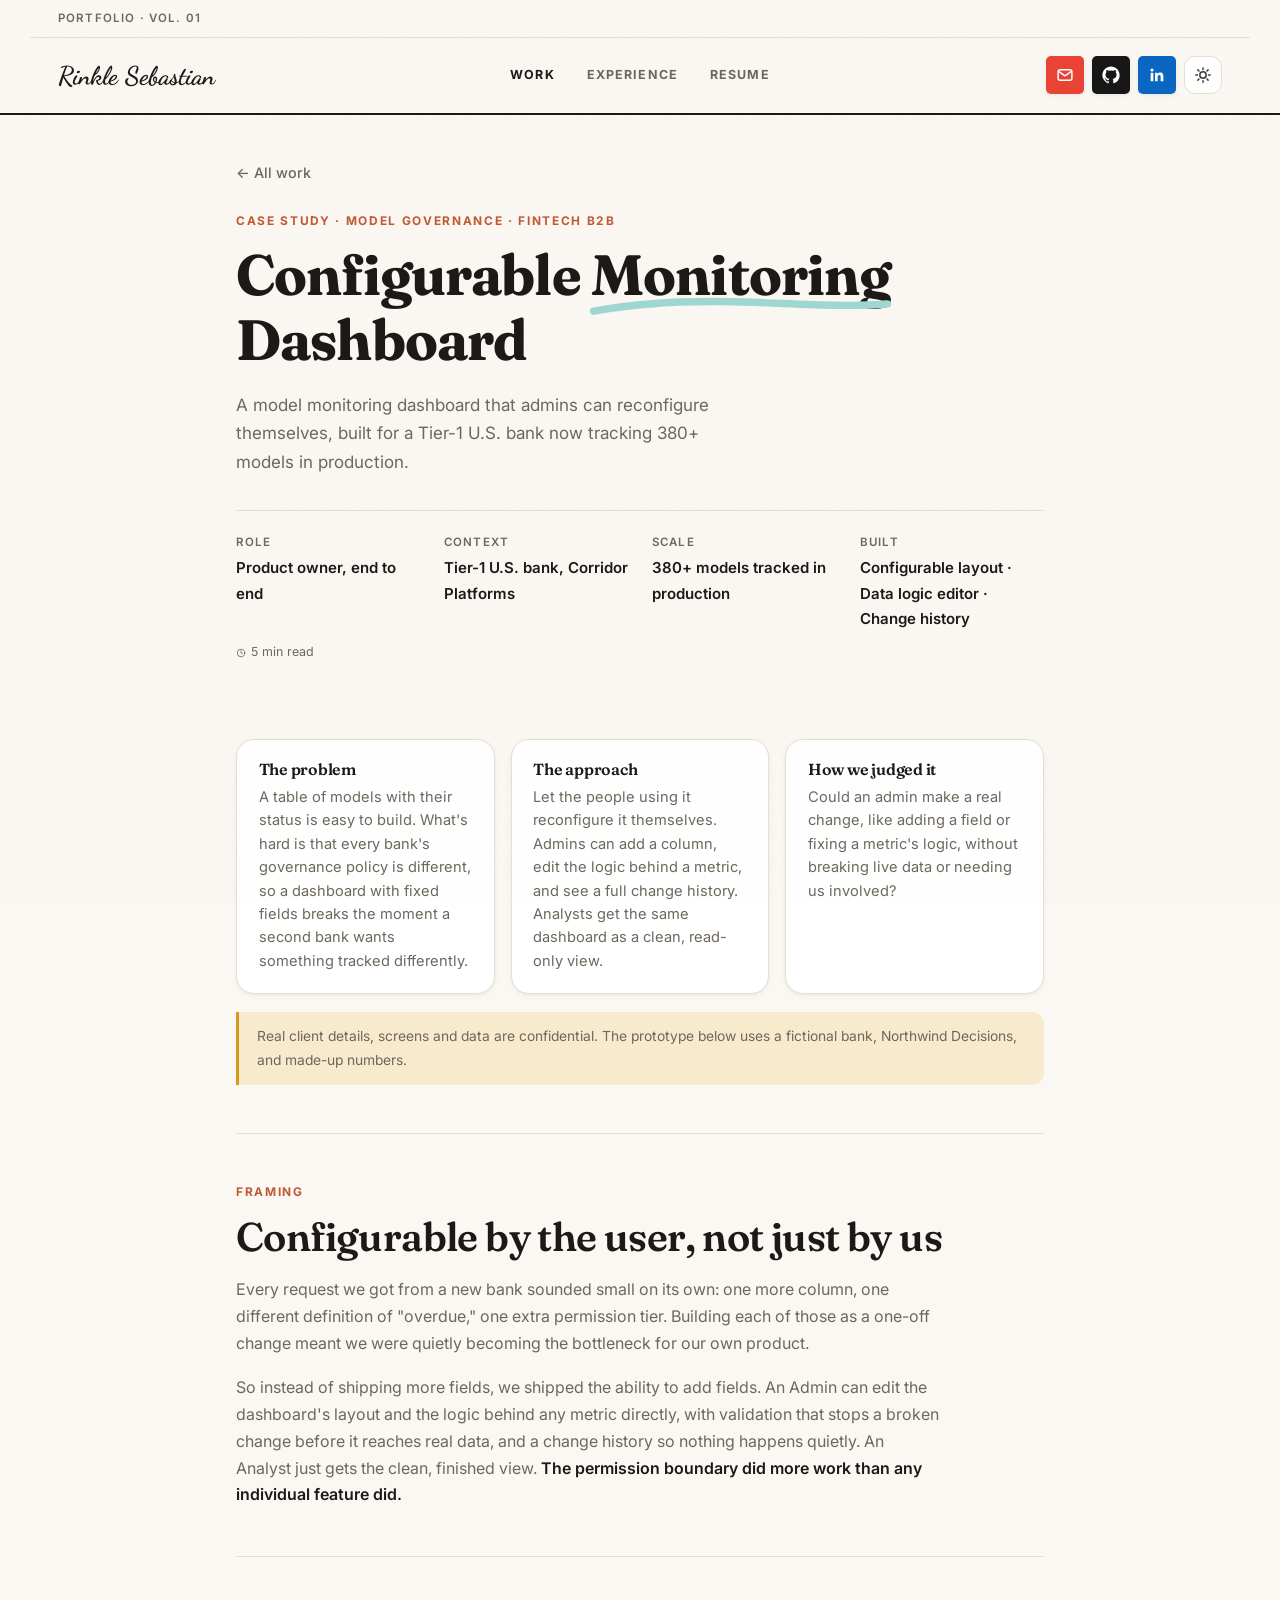
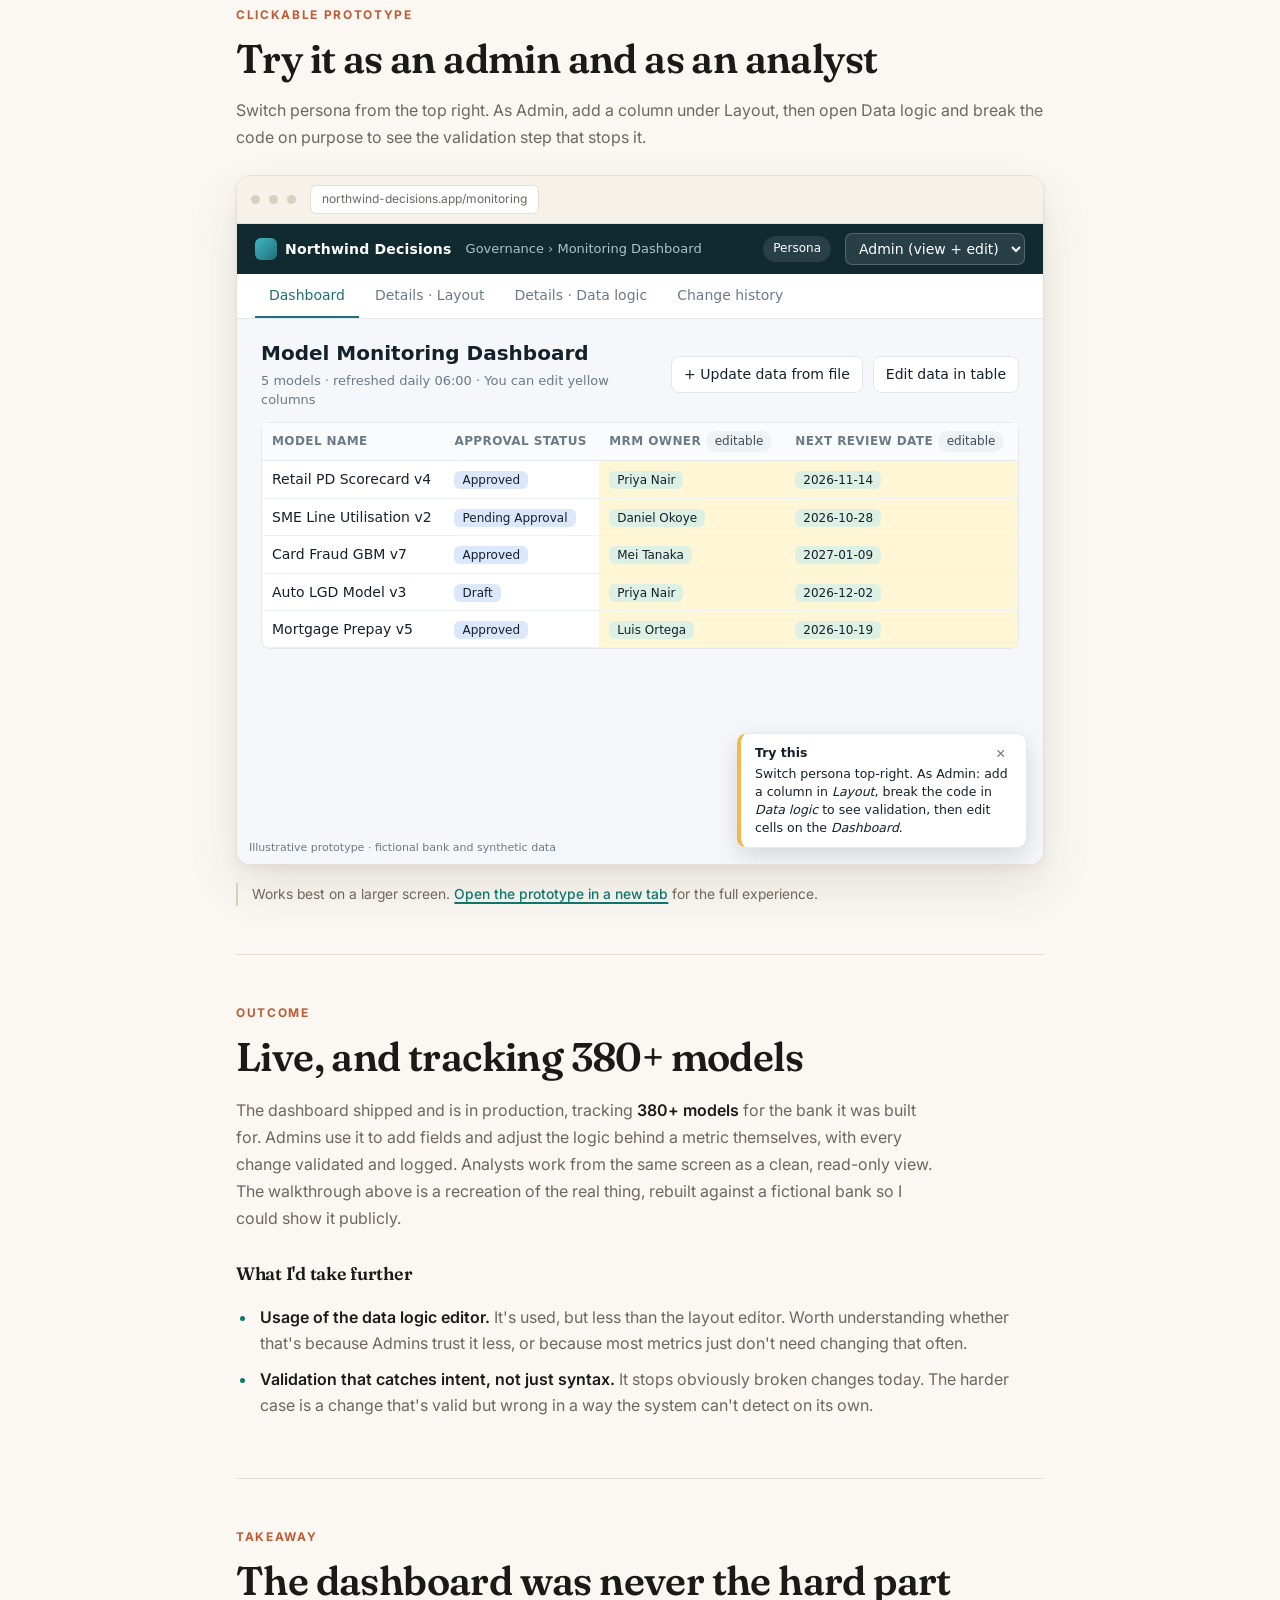
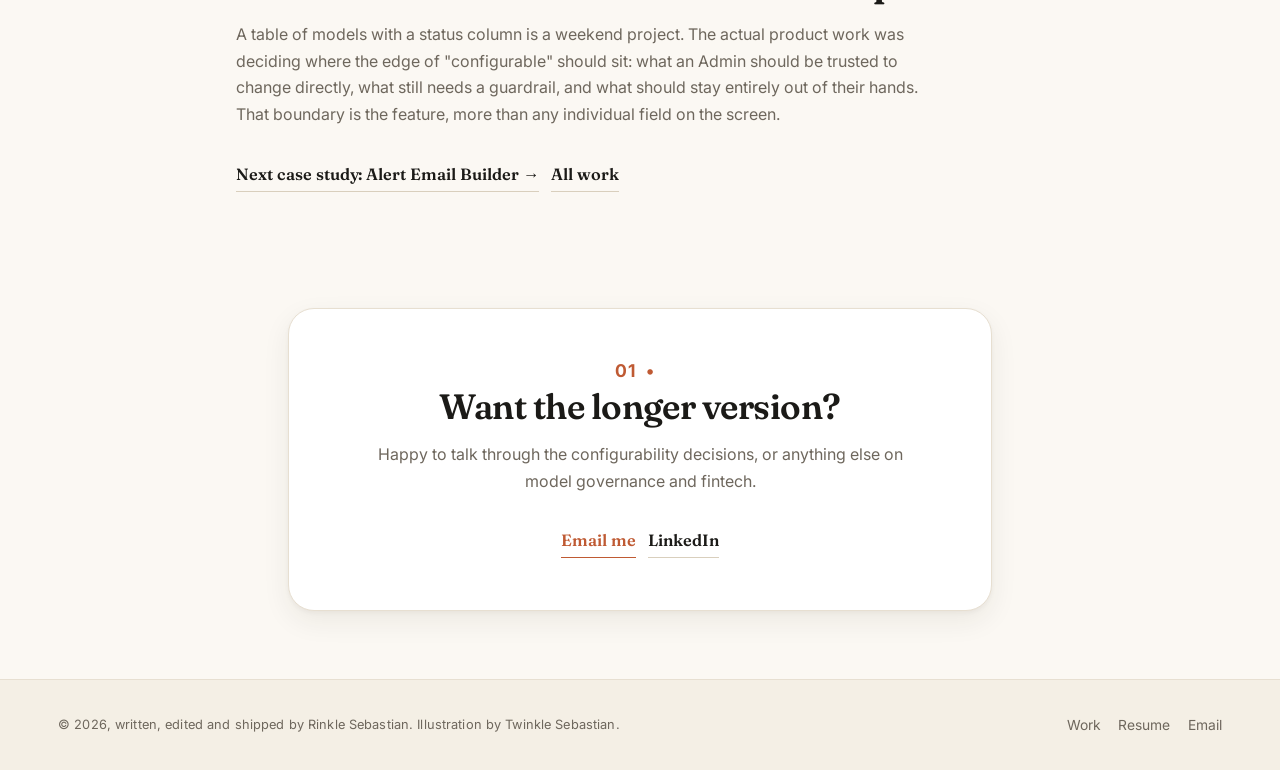
<file: monitoring-dashboard.html>
<!DOCTYPE html>
<html lang="en">
<head>
  <meta charset="UTF-8" />
  <meta name="viewport" content="width=device-width, initial-scale=1.0" />
  <title>Configurable Monitoring Dashboard | Rinkle Sebastian</title>
  <meta name="description" content="Case study: a model monitoring dashboard that admins can reconfigure themselves, built for a Tier-1 U.S. bank tracking 380+ models in production." />
  <link rel="preconnect" href="https://fonts.googleapis.com" />
  <link rel="preconnect" href="https://fonts.gstatic.com" crossorigin />
  <link href="https://fonts.googleapis.com/css2?family=Fraunces:ital,opsz,wght,SOFT,WONK@0,9..144,400..800,0..100,0..1;1,9..144,400..700,0..100,0..1&family=Inter:wght@400;500;600;700&display=swap" rel="stylesheet" />
  <link rel="preload" href="assets/fonts/dancing-script-700.woff2" as="font" type="font/woff2" crossorigin />
  <link rel="stylesheet" href="styles.css" />
  <meta name="theme-color" content="#fbf8f3" />
  <script>
    document.documentElement.classList.add("js");
    try { if (localStorage.getItem("theme") === "dark") document.documentElement.dataset.theme = "dark"; } catch (e) {}
  </script>
</head>
<body>
  <div class="masthead-strip">
    <span>Portfolio &middot; Vol. 01</span>
  </div>
  <header class="nav" id="nav">
    <div class="nav__inner">
      <a href="index.html" class="nav__brand"><span class="nav__brand-name">Rinkle Sebastian</span></a>
      <nav class="nav__links" id="nav-links" aria-label="Main">
        <a href="index.html#work" class="is-active">Work</a>
        <a href="index.html#experience">Experience</a>
        <a href="resume.html">Resume</a>
      </nav>
      <div class="nav__actions">
        <a class="nav__social nav__social--mail" href="mailto:rinklesebastian12@gmail.com" aria-label="Email me" title="Email">
          <svg viewBox="0 0 24 24" fill="none" stroke="currentColor" stroke-width="2" stroke-linecap="round" stroke-linejoin="round" aria-hidden="true"><rect x="2.8" y="5" width="18.4" height="14" rx="2.6"/><path d="M4 7.4l8 5.7 8-5.7"/></svg>
        </a>
        <a class="nav__social nav__social--github" href="https://github.com/Rinkle-S" target="_blank" rel="noopener" aria-label="GitHub profile" title="GitHub">
          <svg viewBox="0 0 24 24" fill="currentColor" aria-hidden="true"><path d="M12 .5C5.73.5.5 5.73.5 12c0 5.08 3.29 9.39 7.86 10.91.58.1.79-.25.79-.56 0-.27-.01-1-.02-1.97-3.2.7-3.88-1.54-3.88-1.54-.53-1.34-1.29-1.7-1.29-1.7-1.05-.72.08-.71.08-.71 1.16.08 1.78 1.19 1.78 1.19 1.03 1.77 2.71 1.26 3.37.96.1-.75.4-1.26.73-1.55-2.55-.29-5.23-1.28-5.23-5.68 0-1.25.45-2.28 1.19-3.08-.12-.29-.52-1.46.11-3.05 0 0 .97-.31 3.18 1.18a11 11 0 0 1 5.79 0c2.2-1.49 3.17-1.18 3.17-1.18.64 1.59.24 2.76.12 3.05.74.8 1.18 1.83 1.18 3.08 0 4.41-2.69 5.38-5.25 5.67.41.36.78 1.07.78 2.15 0 1.55-.01 2.81-.01 3.19 0 .31.21.67.8.56A10.52 10.52 0 0 0 23.5 12C23.5 5.73 18.27.5 12 .5Z"/></svg>
        </a>
        <a class="nav__social nav__social--linkedin" href="https://linkedin.com/in/rinkle-sebastian" target="_blank" rel="noopener" aria-label="LinkedIn profile" title="LinkedIn">
          <svg viewBox="0 0 24 24" fill="currentColor" aria-hidden="true"><path d="M20.45 20.45h-3.56v-5.57c0-1.33-.02-3.04-1.85-3.04-1.85 0-2.14 1.45-2.14 2.94v5.67H9.34V9h3.41v1.56h.05c.48-.9 1.64-1.85 3.38-1.85 3.6 0 4.27 2.37 4.27 5.46v6.28ZM5.34 7.43a2.06 2.06 0 1 1 0-4.12 2.06 2.06 0 0 1 0 4.12ZM7.12 20.45H3.56V9h3.56v11.45Z"/></svg>
        </a>
        <button class="icon-btn theme-toggle" id="theme-toggle" type="button" aria-label="Switch colour theme" title="Switch colour theme">
          <svg class="sun" viewBox="0 0 24 24" fill="none" stroke="currentColor" stroke-width="2" stroke-linecap="round" aria-hidden="true"><circle cx="12" cy="12" r="4.2"/><path d="M12 2.5v2M12 19.5v2M2.5 12h2M19.5 12h2M5.2 5.2l1.4 1.4M17.4 17.4l1.4 1.4M18.8 5.2l-1.4 1.4M6.6 17.4l-1.4 1.4"/></svg>
          <svg class="moon" viewBox="0 0 24 24" fill="none" stroke="currentColor" stroke-width="2" stroke-linecap="round" stroke-linejoin="round" aria-hidden="true"><path d="M20.5 14.3A8.6 8.6 0 1 1 9.7 3.5a6.9 6.9 0 0 0 10.8 10.8Z"/></svg>
        </button>
        <button class="icon-btn nav__burger" id="burger" type="button" aria-label="Open menu" aria-expanded="false" aria-controls="nav-links">
          <svg viewBox="0 0 24 24" fill="none" stroke="currentColor" stroke-width="2" stroke-linecap="round" aria-hidden="true"><path d="M4 7h16M4 12h16M4 17h16"/></svg>
        </button>
      </div>
    </div>
  </header>

  <main id="top" class="wrap cs">
    <!-- ===== Intro ===== -->
    <section class="cs-hero">
      <a class="cs-back" href="index.html#work">← All work</a>
      <p class="cs-eyebrow">Case study &middot; Model governance &middot; Fintech B2B</p>
      <h1 class="hero__title">Configurable <span class="hl">Monitoring</span> Dashboard</h1>
      <p class="hero__sub">
        A model monitoring dashboard that admins can reconfigure themselves, built for a
        Tier-1 U.S. bank now tracking 380+ models in production.
      </p>
      <dl class="cs-meta">
        <div><dt>Role</dt><dd>Product owner, end to end</dd></div>
        <div><dt>Context</dt><dd>Tier-1 U.S. bank, Corridor Platforms</dd></div>
        <div><dt>Scale</dt><dd>380+ models tracked in production</dd></div>
        <div><dt>Built</dt><dd>Configurable layout &middot; Data logic editor &middot; Change history</dd></div>
      </dl>
      <p class="read-time">
        <svg viewBox="0 0 24 24" fill="none" stroke="currentColor" stroke-width="2" stroke-linecap="round" stroke-linejoin="round" aria-hidden="true"><circle cx="12" cy="12" r="9"/><path d="M12 7v5l3.5 2"/></svg>
        5 min read
      </p>
    </section>

    <!-- ===== Summary ===== -->
    <section class="cs-block cs-block--tight">
      <div class="cs-brief">
        <div class="cs-card">
          <h3>The problem</h3>
          <p>A table of models with their status is easy to build. What's hard is that every bank's governance policy is different, so a dashboard with fixed fields breaks the moment a second bank wants something tracked differently.</p>
        </div>
        <div class="cs-card">
          <h3>The approach</h3>
          <p>Let the people using it reconfigure it themselves. Admins can add a column, edit the logic behind a metric, and see a full change history. Analysts get the same dashboard as a clean, read-only view.</p>
        </div>
        <div class="cs-card">
          <h3>How we judged it</h3>
          <p>Could an admin make a real change, like adding a field or fixing a metric's logic, without breaking live data or needing us involved?</p>
        </div>
      </div>
      <p class="cs-note cs-note--flag">
        Real client details, screens and data are confidential. The prototype below uses a
        fictional bank, Northwind Decisions, and made-up numbers.
      </p>
    </section>

    <!-- ===== Framing ===== -->
    <section class="cs-block" id="framing">
      <p class="cs-eyebrow">Framing</p>
      <h2 class="section__title">Configurable by the user, not just by us</h2>
      <div class="cs-prose">
        <p>
          Every request we got from a new bank sounded small on its own: one more column,
          one different definition of "overdue," one extra permission tier. Building each of
          those as a one-off change meant we were quietly becoming the bottleneck for our own
          product.
        </p>
        <p>
          So instead of shipping more fields, we shipped the ability to add fields. An Admin
          can edit the dashboard's layout and the logic behind any metric directly, with
          validation that stops a broken change before it reaches real data, and a change
          history so nothing happens quietly. An Analyst just gets the clean, finished view.
          <strong>The permission boundary did more work than any individual feature did.</strong>
        </p>
      </div>
    </section>

    <!-- ===== Prototype ===== -->
    <section class="cs-block" id="prototype">
      <p class="cs-eyebrow">Clickable prototype</p>
      <h2 class="section__title">Try it as an admin and as an analyst</h2>
      <p class="cs-lead">
        Switch persona from the top right. As Admin, add a column under Layout, then open
        Data logic and break the code on purpose to see the validation step that stops it.
      </p>
      <div class="cs-screen">
        <div class="cs-screen__bar">
          <span class="cs-screen__dot"></span><span class="cs-screen__dot"></span><span class="cs-screen__dot"></span>
          <span class="cs-screen__url">northwind-decisions.app/monitoring</span>
        </div>
        <iframe src="prototypes/monitoring-dashboard.html" title="Configurable monitoring dashboard prototype" loading="lazy"></iframe>
      </div>
      <p class="cs-note">
        Works best on a larger screen.
        <a href="prototypes/monitoring-dashboard.html" target="_blank" rel="noopener" class="inline-link">Open the prototype in a new tab</a> for the full experience.
      </p>
    </section>

    <!-- ===== Outcome ===== -->
    <section class="cs-block" id="outcome">
      <p class="cs-eyebrow">Outcome</p>
      <h2 class="section__title">Live, and tracking 380+ models</h2>
      <div class="cs-prose">
        <p>
          The dashboard shipped and is in production, tracking <strong>380+ models</strong>
          for the bank it was built for. Admins use it to add fields and adjust the logic
          behind a metric themselves, with every change validated and logged. Analysts work
          from the same screen as a clean, read-only view. The walkthrough above is a
          recreation of the real thing, rebuilt against a fictional bank so I could show it
          publicly.
        </p>
      </div>
      <h3 class="cs-h3">What I'd take further</h3>
      <ul class="cs-list">
        <li><strong>Usage of the data logic editor.</strong> It's used, but less than the layout editor. Worth understanding whether that's because Admins trust it less, or because most metrics just don't need changing that often.</li>
        <li><strong>Validation that catches intent, not just syntax.</strong> It stops obviously broken changes today. The harder case is a change that's valid but wrong in a way the system can't detect on its own.</li>
      </ul>
    </section>

    <!-- ===== Takeaway ===== -->
    <section class="cs-block" id="takeaway">
      <p class="cs-eyebrow">Takeaway</p>
      <h2 class="section__title">The dashboard was never the hard part</h2>
      <div class="cs-prose">
        <p>
          A table of models with a status column is a weekend project. The actual product
          work was deciding where the edge of "configurable" should sit: what an Admin should
          be trusted to change directly, what still needs a guardrail, and what should stay
          entirely out of their hands. That boundary is the feature, more than any individual
          field on the screen.
        </p>
      </div>
      <div class="hero__cta">
        <a href="alert-email-builder.html" class="btn btn--ghost">Next case study: Alert Email Builder &rarr;</a>
        <a href="index.html#work" class="btn btn--quiet">All work</a>
      </div>
    </section>

    <!-- ===== Contact ===== -->
    <section class="section section--contact">
      <div class="contact__card">
        <h2 class="section__title">Want the longer version?</h2>
        <p class="contact__lead">
          Happy to talk through the configurability decisions, or anything else on model
          governance and fintech.
        </p>
        <div class="contact__links">
          <a href="mailto:rinklesebastian12@gmail.com" class="btn btn--primary">Email me</a>
          <a href="https://linkedin.com/in/rinkle-sebastian" class="btn btn--ghost" target="_blank" rel="noopener">LinkedIn</a>
        </div>
      </div>
    </section>
  </main>

  <footer class="footer">
    <div class="footer__inner">
      <p class="colophon">&copy; 2026, written, edited and shipped by Rinkle Sebastian. Illustration by Twinkle Sebastian.</p>
      <div class="footer__links">
        <a href="index.html#work">Work</a>
        <a href="resume.html">Resume</a>
        <a href="mailto:rinklesebastian12@gmail.com">Email</a>
      </div>
    </div>
  </footer>

  <script src="script.js"></script>
</body>
</html>
</file>
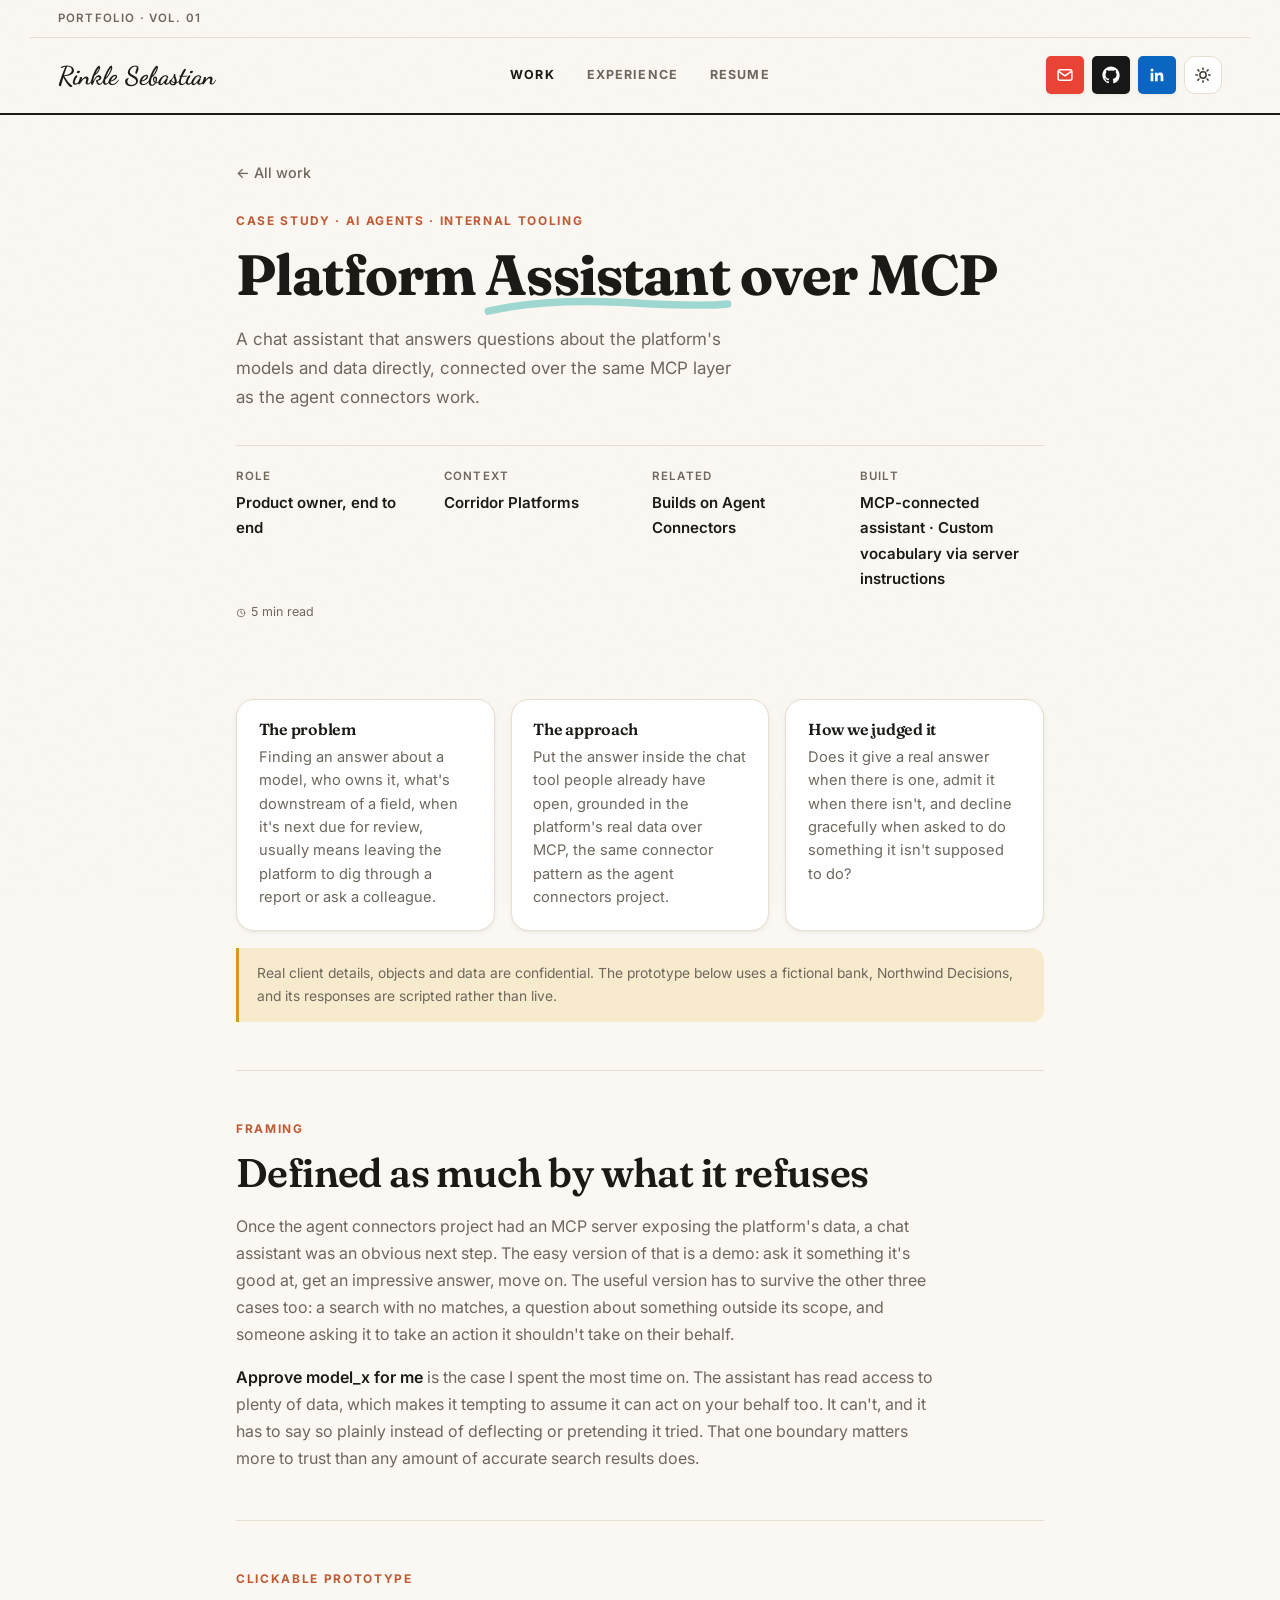
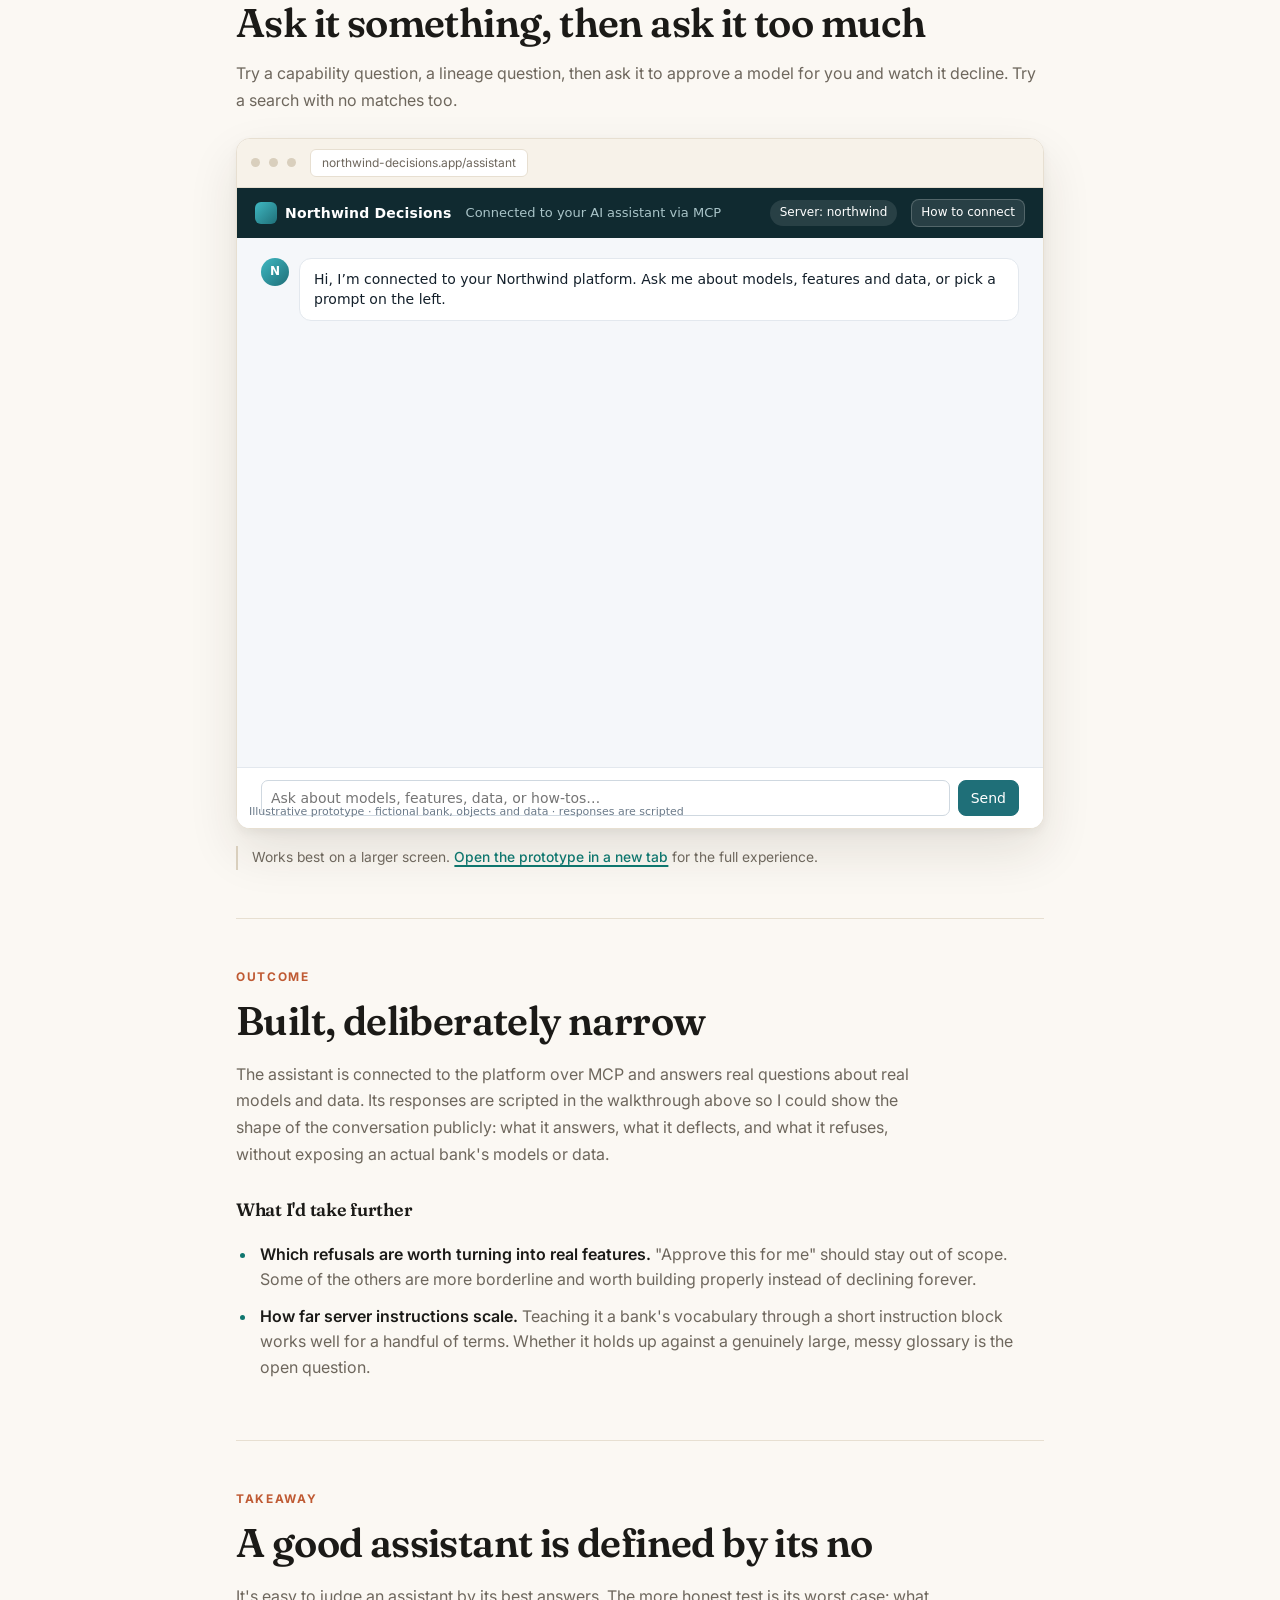
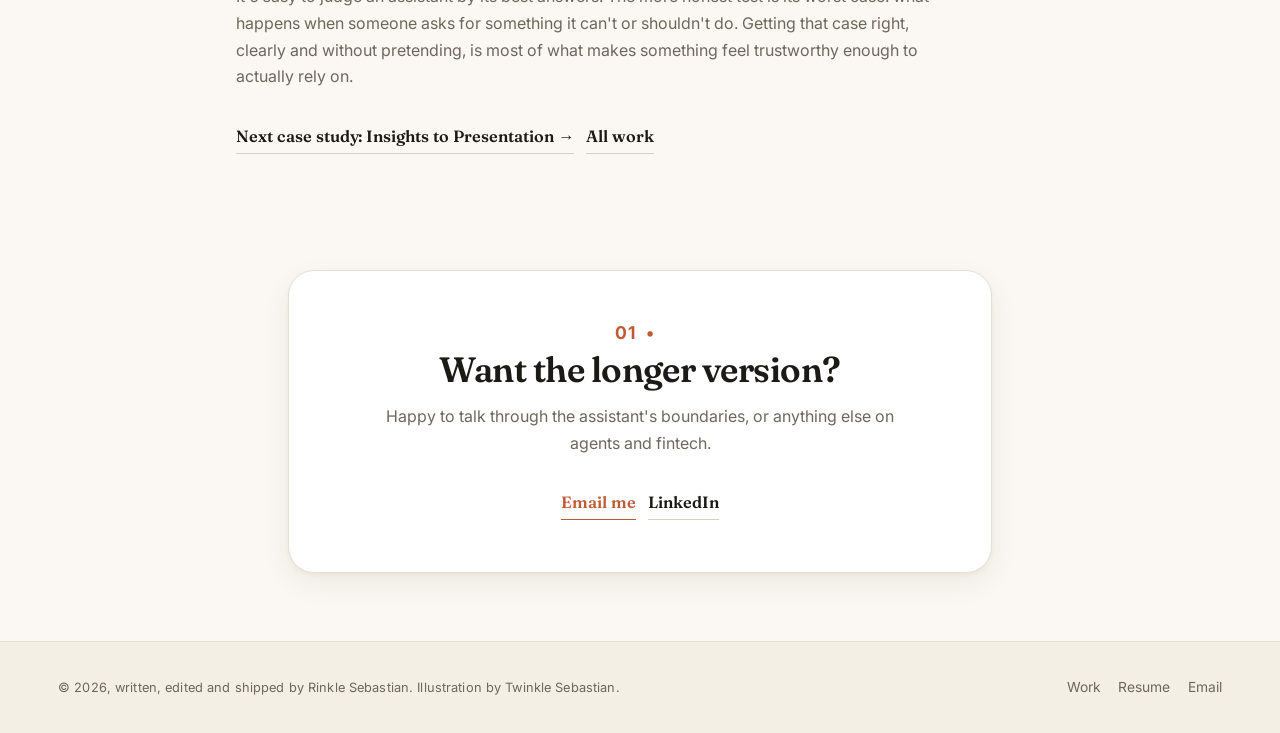
<file: platform-assistant-mcp.html>
<!DOCTYPE html>
<html lang="en">
<head>
  <meta charset="UTF-8" />
  <meta name="viewport" content="width=device-width, initial-scale=1.0" />
  <title>Platform Assistant over MCP | Rinkle Sebastian</title>
  <meta name="description" content="Case study: a chat assistant that answers questions about models and data directly inside the platform, connected over MCP, and knows when to say no." />
  <link rel="preconnect" href="https://fonts.googleapis.com" />
  <link rel="preconnect" href="https://fonts.gstatic.com" crossorigin />
  <link href="https://fonts.googleapis.com/css2?family=Fraunces:ital,opsz,wght,SOFT,WONK@0,9..144,400..800,0..100,0..1;1,9..144,400..700,0..100,0..1&family=Inter:wght@400;500;600;700&display=swap" rel="stylesheet" />
  <link rel="preload" href="assets/fonts/dancing-script-700.woff2" as="font" type="font/woff2" crossorigin />
  <link rel="stylesheet" href="styles.css" />
  <meta name="theme-color" content="#fbf8f3" />
  <script>
    document.documentElement.classList.add("js");
    try { if (localStorage.getItem("theme") === "dark") document.documentElement.dataset.theme = "dark"; } catch (e) {}
  </script>
</head>
<body>
  <div class="masthead-strip">
    <span>Portfolio &middot; Vol. 01</span>
  </div>
  <header class="nav" id="nav">
    <div class="nav__inner">
      <a href="index.html" class="nav__brand"><span class="nav__brand-name">Rinkle Sebastian</span></a>
      <nav class="nav__links" id="nav-links" aria-label="Main">
        <a href="index.html#work" class="is-active">Work</a>
        <a href="index.html#experience">Experience</a>
        <a href="resume.html">Resume</a>
      </nav>
      <div class="nav__actions">
        <a class="nav__social nav__social--mail" href="mailto:rinklesebastian12@gmail.com" aria-label="Email me" title="Email">
          <svg viewBox="0 0 24 24" fill="none" stroke="currentColor" stroke-width="2" stroke-linecap="round" stroke-linejoin="round" aria-hidden="true"><rect x="2.8" y="5" width="18.4" height="14" rx="2.6"/><path d="M4 7.4l8 5.7 8-5.7"/></svg>
        </a>
        <a class="nav__social nav__social--github" href="https://github.com/Rinkle-S" target="_blank" rel="noopener" aria-label="GitHub profile" title="GitHub">
          <svg viewBox="0 0 24 24" fill="currentColor" aria-hidden="true"><path d="M12 .5C5.73.5.5 5.73.5 12c0 5.08 3.29 9.39 7.86 10.91.58.1.79-.25.79-.56 0-.27-.01-1-.02-1.97-3.2.7-3.88-1.54-3.88-1.54-.53-1.34-1.29-1.7-1.29-1.7-1.05-.72.08-.71.08-.71 1.16.08 1.78 1.19 1.78 1.19 1.03 1.77 2.71 1.26 3.37.96.1-.75.4-1.26.73-1.55-2.55-.29-5.23-1.28-5.23-5.68 0-1.25.45-2.28 1.19-3.08-.12-.29-.52-1.46.11-3.05 0 0 .97-.31 3.18 1.18a11 11 0 0 1 5.79 0c2.2-1.49 3.17-1.18 3.17-1.18.64 1.59.24 2.76.12 3.05.74.8 1.18 1.83 1.18 3.08 0 4.41-2.69 5.38-5.25 5.67.41.36.78 1.07.78 2.15 0 1.55-.01 2.81-.01 3.19 0 .31.21.67.8.56A10.52 10.52 0 0 0 23.5 12C23.5 5.73 18.27.5 12 .5Z"/></svg>
        </a>
        <a class="nav__social nav__social--linkedin" href="https://linkedin.com/in/rinkle-sebastian" target="_blank" rel="noopener" aria-label="LinkedIn profile" title="LinkedIn">
          <svg viewBox="0 0 24 24" fill="currentColor" aria-hidden="true"><path d="M20.45 20.45h-3.56v-5.57c0-1.33-.02-3.04-1.85-3.04-1.85 0-2.14 1.45-2.14 2.94v5.67H9.34V9h3.41v1.56h.05c.48-.9 1.64-1.85 3.38-1.85 3.6 0 4.27 2.37 4.27 5.46v6.28ZM5.34 7.43a2.06 2.06 0 1 1 0-4.12 2.06 2.06 0 0 1 0 4.12ZM7.12 20.45H3.56V9h3.56v11.45Z"/></svg>
        </a>
        <button class="icon-btn theme-toggle" id="theme-toggle" type="button" aria-label="Switch colour theme" title="Switch colour theme">
          <svg class="sun" viewBox="0 0 24 24" fill="none" stroke="currentColor" stroke-width="2" stroke-linecap="round" aria-hidden="true"><circle cx="12" cy="12" r="4.2"/><path d="M12 2.5v2M12 19.5v2M2.5 12h2M19.5 12h2M5.2 5.2l1.4 1.4M17.4 17.4l1.4 1.4M18.8 5.2l-1.4 1.4M6.6 17.4l-1.4 1.4"/></svg>
          <svg class="moon" viewBox="0 0 24 24" fill="none" stroke="currentColor" stroke-width="2" stroke-linecap="round" stroke-linejoin="round" aria-hidden="true"><path d="M20.5 14.3A8.6 8.6 0 1 1 9.7 3.5a6.9 6.9 0 0 0 10.8 10.8Z"/></svg>
        </button>
        <button class="icon-btn nav__burger" id="burger" type="button" aria-label="Open menu" aria-expanded="false" aria-controls="nav-links">
          <svg viewBox="0 0 24 24" fill="none" stroke="currentColor" stroke-width="2" stroke-linecap="round" aria-hidden="true"><path d="M4 7h16M4 12h16M4 17h16"/></svg>
        </button>
      </div>
    </div>
  </header>

  <main id="top" class="wrap cs">
    <!-- ===== Intro ===== -->
    <section class="cs-hero">
      <a class="cs-back" href="index.html#work">← All work</a>
      <p class="cs-eyebrow">Case study &middot; AI agents &middot; Internal tooling</p>
      <h1 class="hero__title">Platform <span class="hl">Assistant</span> over MCP</h1>
      <p class="hero__sub">
        A chat assistant that answers questions about the platform's models and data
        directly, connected over the same MCP layer as the agent connectors work.
      </p>
      <dl class="cs-meta">
        <div><dt>Role</dt><dd>Product owner, end to end</dd></div>
        <div><dt>Context</dt><dd>Corridor Platforms</dd></div>
        <div><dt>Related</dt><dd>Builds on Agent Connectors</dd></div>
        <div><dt>Built</dt><dd>MCP-connected assistant &middot; Custom vocabulary via server instructions</dd></div>
      </dl>
      <p class="read-time">
        <svg viewBox="0 0 24 24" fill="none" stroke="currentColor" stroke-width="2" stroke-linecap="round" stroke-linejoin="round" aria-hidden="true"><circle cx="12" cy="12" r="9"/><path d="M12 7v5l3.5 2"/></svg>
        5 min read
      </p>
    </section>

    <!-- ===== Summary ===== -->
    <section class="cs-block cs-block--tight">
      <div class="cs-brief">
        <div class="cs-card">
          <h3>The problem</h3>
          <p>Finding an answer about a model, who owns it, what's downstream of a field, when it's next due for review, usually means leaving the platform to dig through a report or ask a colleague.</p>
        </div>
        <div class="cs-card">
          <h3>The approach</h3>
          <p>Put the answer inside the chat tool people already have open, grounded in the platform's real data over MCP, the same connector pattern as the agent connectors project.</p>
        </div>
        <div class="cs-card">
          <h3>How we judged it</h3>
          <p>Does it give a real answer when there is one, admit it when there isn't, and decline gracefully when asked to do something it isn't supposed to do?</p>
        </div>
      </div>
      <p class="cs-note cs-note--flag">
        Real client details, objects and data are confidential. The prototype below uses a
        fictional bank, Northwind Decisions, and its responses are scripted rather than
        live.
      </p>
    </section>

    <!-- ===== Framing ===== -->
    <section class="cs-block" id="framing">
      <p class="cs-eyebrow">Framing</p>
      <h2 class="section__title">Defined as much by what it refuses</h2>
      <div class="cs-prose">
        <p>
          Once the agent connectors project had an MCP server exposing the platform's data,
          a chat assistant was an obvious next step. The easy version of that is a demo: ask
          it something it's good at, get an impressive answer, move on. The useful version
          has to survive the other three cases too: a search with no matches, a question
          about something outside its scope, and someone asking it to take an action it
          shouldn't take on their behalf.
        </p>
        <p>
          <strong>Approve model_x for me</strong> is the case I spent the most time on.
          The assistant has read access to plenty of data, which makes it tempting to assume
          it can act on your behalf too. It can't, and it has to say so plainly instead of
          deflecting or pretending it tried. That one boundary matters more to trust than
          any amount of accurate search results does.
        </p>
      </div>
    </section>

    <!-- ===== Prototype ===== -->
    <section class="cs-block" id="prototype">
      <p class="cs-eyebrow">Clickable prototype</p>
      <h2 class="section__title">Ask it something, then ask it too much</h2>
      <p class="cs-lead">
        Try a capability question, a lineage question, then ask it to approve a model for
        you and watch it decline. Try a search with no matches too.
      </p>
      <div class="cs-screen">
        <div class="cs-screen__bar">
          <span class="cs-screen__dot"></span><span class="cs-screen__dot"></span><span class="cs-screen__dot"></span>
          <span class="cs-screen__url">northwind-decisions.app/assistant</span>
        </div>
        <iframe src="prototypes/platform-assistant-mcp.html" title="Platform assistant over MCP prototype" loading="lazy"></iframe>
      </div>
      <p class="cs-note">
        Works best on a larger screen.
        <a href="prototypes/platform-assistant-mcp.html" target="_blank" rel="noopener" class="inline-link">Open the prototype in a new tab</a> for the full experience.
      </p>
    </section>

    <!-- ===== Outcome ===== -->
    <section class="cs-block" id="outcome">
      <p class="cs-eyebrow">Outcome</p>
      <h2 class="section__title">Built, deliberately narrow</h2>
      <div class="cs-prose">
        <p>
          The assistant is connected to the platform over MCP and answers real questions
          about real models and data. Its responses are scripted in the walkthrough above so
          I could show the shape of the conversation publicly: what it answers, what it
          deflects, and what it refuses, without exposing an actual bank's models or data.
        </p>
      </div>
      <h3 class="cs-h3">What I'd take further</h3>
      <ul class="cs-list">
        <li><strong>Which refusals are worth turning into real features.</strong> "Approve this for me" should stay out of scope. Some of the others are more borderline and worth building properly instead of declining forever.</li>
        <li><strong>How far server instructions scale.</strong> Teaching it a bank's vocabulary through a short instruction block works well for a handful of terms. Whether it holds up against a genuinely large, messy glossary is the open question.</li>
      </ul>
    </section>

    <!-- ===== Takeaway ===== -->
    <section class="cs-block" id="takeaway">
      <p class="cs-eyebrow">Takeaway</p>
      <h2 class="section__title">A good assistant is defined by its no</h2>
      <div class="cs-prose">
        <p>
          It's easy to judge an assistant by its best answers. The more honest test is its
          worst case: what happens when someone asks for something it can't or shouldn't do.
          Getting that case right, clearly and without pretending, is most of what makes
          something feel trustworthy enough to actually rely on.
        </p>
      </div>
      <div class="hero__cta">
        <a href="insights-to-presentation.html" class="btn btn--ghost">Next case study: Insights to Presentation &rarr;</a>
        <a href="index.html#work" class="btn btn--quiet">All work</a>
      </div>
    </section>

    <!-- ===== Contact ===== -->
    <section class="section section--contact">
      <div class="contact__card">
        <h2 class="section__title">Want the longer version?</h2>
        <p class="contact__lead">
          Happy to talk through the assistant's boundaries, or anything else on agents and
          fintech.
        </p>
        <div class="contact__links">
          <a href="mailto:rinklesebastian12@gmail.com" class="btn btn--primary">Email me</a>
          <a href="https://linkedin.com/in/rinkle-sebastian" class="btn btn--ghost" target="_blank" rel="noopener">LinkedIn</a>
        </div>
      </div>
    </section>
  </main>

  <footer class="footer">
    <div class="footer__inner">
      <p class="colophon">&copy; 2026, written, edited and shipped by Rinkle Sebastian. Illustration by Twinkle Sebastian.</p>
      <div class="footer__links">
        <a href="index.html#work">Work</a>
        <a href="resume.html">Resume</a>
        <a href="mailto:rinklesebastian12@gmail.com">Email</a>
      </div>
    </div>
  </footer>

  <script src="script.js"></script>
</body>
</html>
</file>
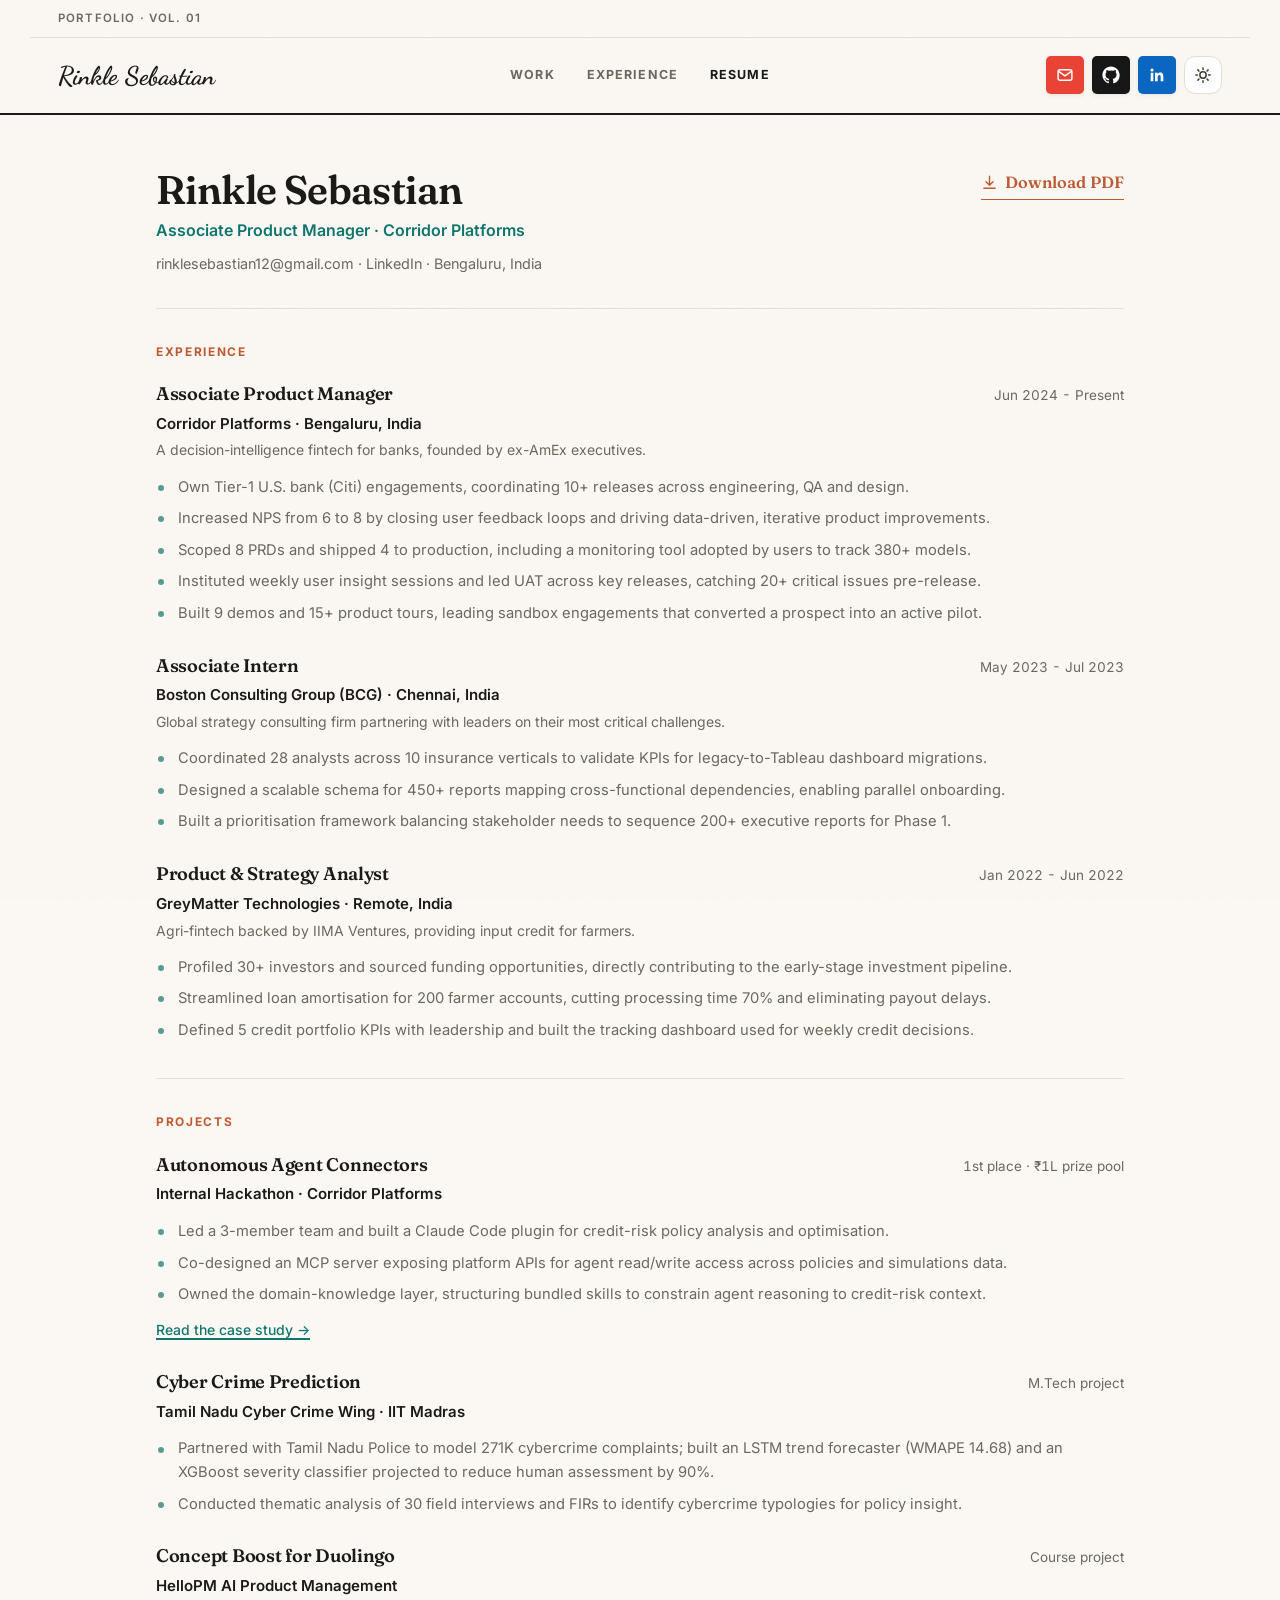
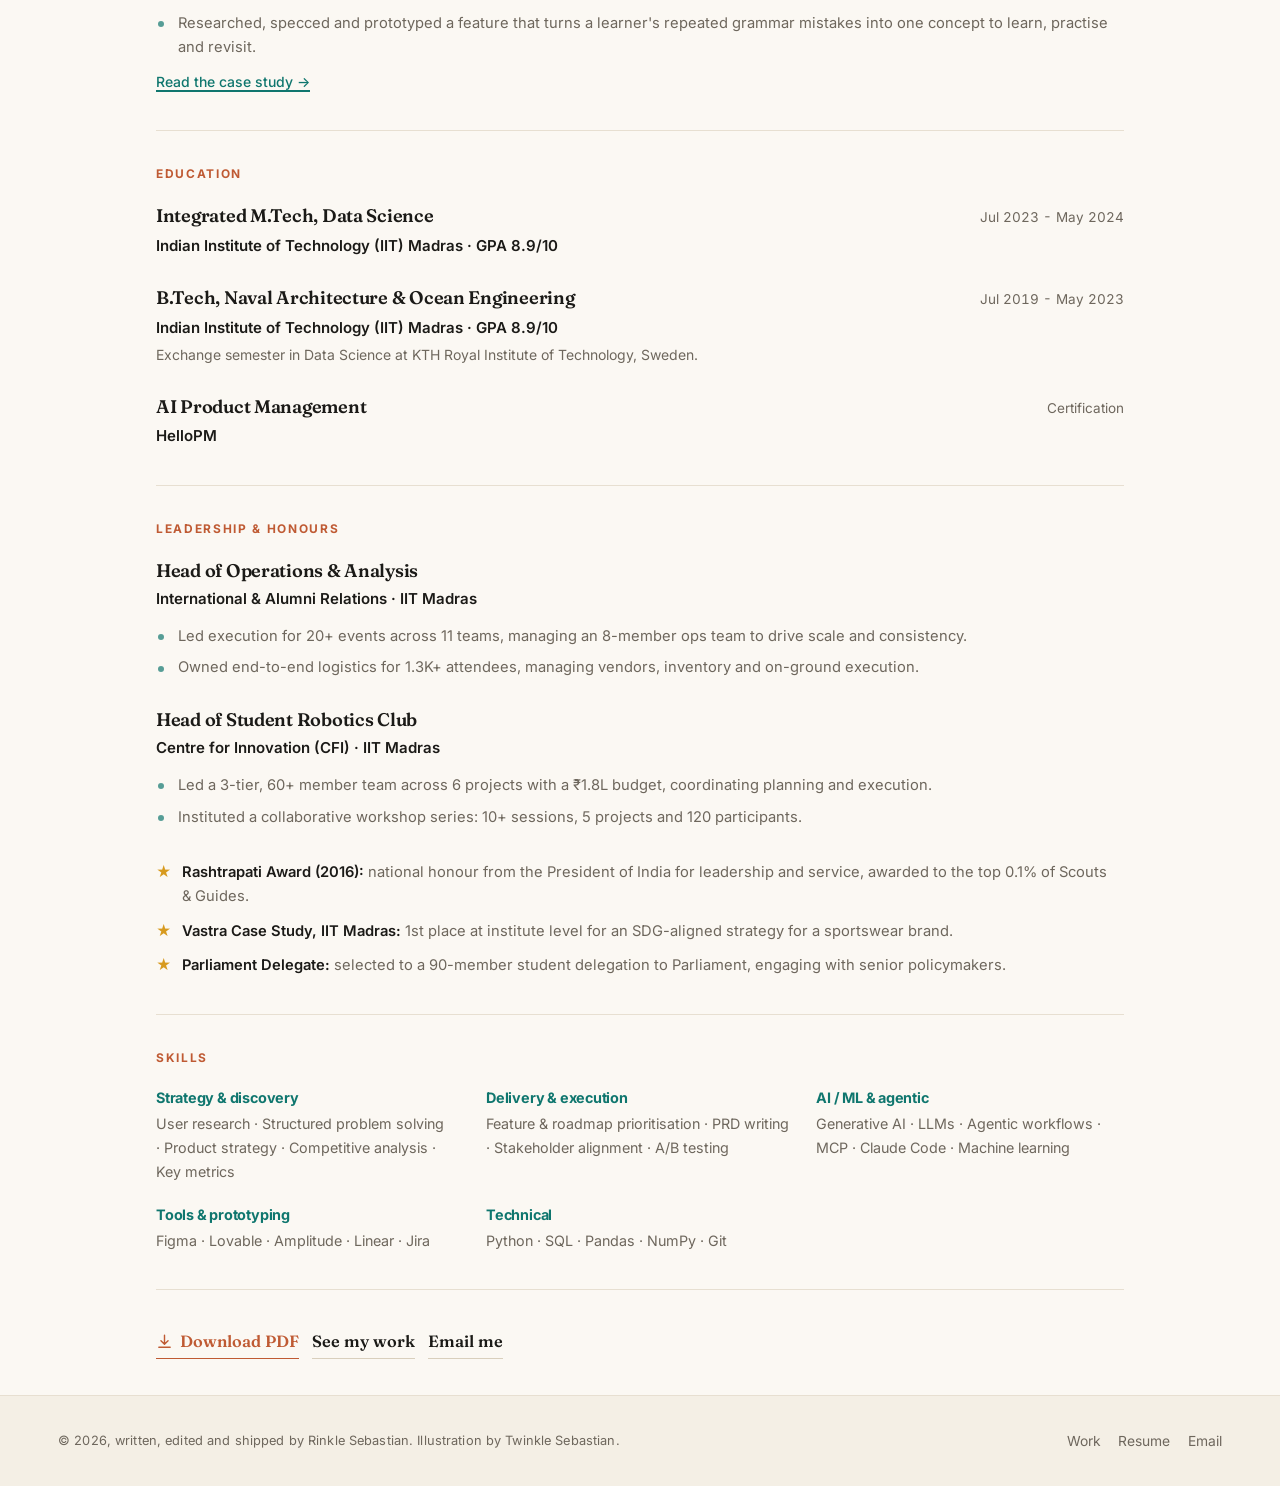
<file: resume.html>
<!DOCTYPE html>
<html lang="en">
<head>
  <meta charset="UTF-8" />
  <meta name="viewport" content="width=device-width, initial-scale=1.0" />
  <title>Resume | Rinkle Sebastian</title>
  <meta name="description" content="Resume of Rinkle Sebastian: Associate Product Manager at Corridor Platforms, IIT Madras Data Science." />
  <link rel="preconnect" href="https://fonts.googleapis.com" />
  <link rel="preconnect" href="https://fonts.gstatic.com" crossorigin />
  <link href="https://fonts.googleapis.com/css2?family=Fraunces:ital,opsz,wght,SOFT,WONK@0,9..144,400..800,0..100,0..1;1,9..144,400..700,0..100,0..1&family=Inter:wght@400;500;600;700&display=swap" rel="stylesheet" />
  <link rel="preload" href="assets/fonts/dancing-script-700.woff2" as="font" type="font/woff2" crossorigin />
  <link rel="stylesheet" href="styles.css" />
  <meta name="theme-color" content="#fbf8f3" />
  <script>
    document.documentElement.classList.add("js");
    try { if (localStorage.getItem("theme") === "dark") document.documentElement.dataset.theme = "dark"; } catch (e) {}
  </script>
</head>
<body>
  <div class="masthead-strip">
    <span>Portfolio &middot; Vol. 01</span>
  </div>
  <header class="nav" id="nav">
    <div class="nav__inner">
      <a href="index.html" class="nav__brand"><span class="nav__brand-name">Rinkle Sebastian</span></a>
      <nav class="nav__links" id="nav-links" aria-label="Main">
        <a href="index.html#work">Work</a>
        <a href="index.html#experience">Experience</a>
        <a href="resume.html" class="is-active" aria-current="page">Resume</a>
      </nav>
      <div class="nav__actions">
        <a class="nav__social nav__social--mail" href="mailto:rinklesebastian12@gmail.com" aria-label="Email me" title="Email">
          <svg viewBox="0 0 24 24" fill="none" stroke="currentColor" stroke-width="2" stroke-linecap="round" stroke-linejoin="round" aria-hidden="true"><rect x="2.8" y="5" width="18.4" height="14" rx="2.6"/><path d="M4 7.4l8 5.7 8-5.7"/></svg>
        </a>
        <a class="nav__social nav__social--github" href="https://github.com/Rinkle-S" target="_blank" rel="noopener" aria-label="GitHub profile" title="GitHub">
          <svg viewBox="0 0 24 24" fill="currentColor" aria-hidden="true"><path d="M12 .5C5.73.5.5 5.73.5 12c0 5.08 3.29 9.39 7.86 10.91.58.1.79-.25.79-.56 0-.27-.01-1-.02-1.97-3.2.7-3.88-1.54-3.88-1.54-.53-1.34-1.29-1.7-1.29-1.7-1.05-.72.08-.71.08-.71 1.16.08 1.78 1.19 1.78 1.19 1.03 1.77 2.71 1.26 3.37.96.1-.75.4-1.26.73-1.55-2.55-.29-5.23-1.28-5.23-5.68 0-1.25.45-2.28 1.19-3.08-.12-.29-.52-1.46.11-3.05 0 0 .97-.31 3.18 1.18a11 11 0 0 1 5.79 0c2.2-1.49 3.17-1.18 3.17-1.18.64 1.59.24 2.76.12 3.05.74.8 1.18 1.83 1.18 3.08 0 4.41-2.69 5.38-5.25 5.67.41.36.78 1.07.78 2.15 0 1.55-.01 2.81-.01 3.19 0 .31.21.67.8.56A10.52 10.52 0 0 0 23.5 12C23.5 5.73 18.27.5 12 .5Z"/></svg>
        </a>
        <a class="nav__social nav__social--linkedin" href="https://linkedin.com/in/rinkle-sebastian" target="_blank" rel="noopener" aria-label="LinkedIn profile" title="LinkedIn">
          <svg viewBox="0 0 24 24" fill="currentColor" aria-hidden="true"><path d="M20.45 20.45h-3.56v-5.57c0-1.33-.02-3.04-1.85-3.04-1.85 0-2.14 1.45-2.14 2.94v5.67H9.34V9h3.41v1.56h.05c.48-.9 1.64-1.85 3.38-1.85 3.6 0 4.27 2.37 4.27 5.46v6.28ZM5.34 7.43a2.06 2.06 0 1 1 0-4.12 2.06 2.06 0 0 1 0 4.12ZM7.12 20.45H3.56V9h3.56v11.45Z"/></svg>
        </a>
        <button class="icon-btn theme-toggle" id="theme-toggle" type="button" aria-label="Switch colour theme" title="Switch colour theme">
          <svg class="sun" viewBox="0 0 24 24" fill="none" stroke="currentColor" stroke-width="2" stroke-linecap="round" aria-hidden="true"><circle cx="12" cy="12" r="4.2"/><path d="M12 2.5v2M12 19.5v2M2.5 12h2M19.5 12h2M5.2 5.2l1.4 1.4M17.4 17.4l1.4 1.4M18.8 5.2l-1.4 1.4M6.6 17.4l-1.4 1.4"/></svg>
          <svg class="moon" viewBox="0 0 24 24" fill="none" stroke="currentColor" stroke-width="2" stroke-linecap="round" stroke-linejoin="round" aria-hidden="true"><path d="M20.5 14.3A8.6 8.6 0 1 1 9.7 3.5a6.9 6.9 0 0 0 10.8 10.8Z"/></svg>
        </button>
        <button class="icon-btn nav__burger" id="burger" type="button" aria-label="Open menu" aria-expanded="false" aria-controls="nav-links">
          <svg viewBox="0 0 24 24" fill="none" stroke="currentColor" stroke-width="2" stroke-linecap="round" aria-hidden="true"><path d="M4 7h16M4 12h16M4 17h16"/></svg>
        </button>
      </div>
    </div>
  </header>

  <main id="top" class="wrap resume">
    <div class="resume__topbar">
      <div>
        <h1 class="resume__name">Rinkle Sebastian</h1>
        <p class="resume__role">Associate Product Manager · Corridor Platforms</p>
        <p class="resume__contact">
          <a href="mailto:rinklesebastian12@gmail.com">rinklesebastian12@gmail.com</a> ·
          <a href="https://linkedin.com/in/rinkle-sebastian" target="_blank" rel="noopener">LinkedIn</a> ·
          Bengaluru, India
        </p>
      </div>
      <a href="assets/Rinkle_Sebastian_Resume.pdf" download class="btn btn--primary resume__download">
        <svg viewBox="0 0 24 24" fill="none" stroke="currentColor" stroke-width="2" stroke-linecap="round" stroke-linejoin="round" aria-hidden="true"><path d="M12 3v12M7 11l5 5 5-5M4 20h16"/></svg>
        Download PDF
      </a>
    </div>

    <!-- Experience -->
    <section class="resume__section reveal">
      <h2 class="resume__heading">Experience</h2>

      <article class="resume__entry">
        <div class="resume__entry-head">
          <h3>Associate Product Manager</h3>
          <span class="resume__date">Jun 2024 - Present</span>
        </div>
        <p class="resume__org">Corridor Platforms · Bengaluru, India</p>
        <p class="resume__note">A decision-intelligence fintech for banks, founded by ex-AmEx executives.</p>
        <ul>
          <li>Own Tier-1 U.S. bank (Citi) engagements, coordinating 10+ releases across engineering, QA and design.</li>
          <li>Increased NPS from 6 to 8 by closing user feedback loops and driving data-driven, iterative product improvements.</li>
          <li>Scoped 8 PRDs and shipped 4 to production, including a monitoring tool adopted by users to track 380+ models.</li>
          <li>Instituted weekly user insight sessions and led UAT across key releases, catching 20+ critical issues pre-release.</li>
          <li>Built 9 demos and 15+ product tours, leading sandbox engagements that converted a prospect into an active pilot.</li>
        </ul>
      </article>

      <article class="resume__entry">
        <div class="resume__entry-head">
          <h3>Associate Intern</h3>
          <span class="resume__date">May 2023 - Jul 2023</span>
        </div>
        <p class="resume__org">Boston Consulting Group (BCG) · Chennai, India</p>
        <p class="resume__note">Global strategy consulting firm partnering with leaders on their most critical challenges.</p>
        <ul>
          <li>Coordinated 28 analysts across 10 insurance verticals to validate KPIs for legacy-to-Tableau dashboard migrations.</li>
          <li>Designed a scalable schema for 450+ reports mapping cross-functional dependencies, enabling parallel onboarding.</li>
          <li>Built a prioritisation framework balancing stakeholder needs to sequence 200+ executive reports for Phase 1.</li>
        </ul>
      </article>

      <article class="resume__entry">
        <div class="resume__entry-head">
          <h3>Product &amp; Strategy Analyst</h3>
          <span class="resume__date">Jan 2022 - Jun 2022</span>
        </div>
        <p class="resume__org">GreyMatter Technologies · Remote, India</p>
        <p class="resume__note">Agri-fintech backed by IIMA Ventures, providing input credit for farmers.</p>
        <ul>
          <li>Profiled 30+ investors and sourced funding opportunities, directly contributing to the early-stage investment pipeline.</li>
          <li>Streamlined loan amortisation for 200 farmer accounts, cutting processing time 70% and eliminating payout delays.</li>
          <li>Defined 5 credit portfolio KPIs with leadership and built the tracking dashboard used for weekly credit decisions.</li>
        </ul>
      </article>
    </section>

    <!-- Projects -->
    <section class="resume__section reveal">
      <h2 class="resume__heading">Projects</h2>

      <article class="resume__entry">
        <div class="resume__entry-head">
          <h3>Autonomous Agent Connectors</h3>
          <span class="resume__date">1st place · ₹1L prize pool</span>
        </div>
        <p class="resume__org">Internal Hackathon · Corridor Platforms</p>
        <ul>
          <li>Led a 3-member team and built a Claude Code plugin for credit-risk policy analysis and optimisation.</li>
          <li>Co-designed an MCP server exposing platform APIs for agent read/write access across policies and simulations data.</li>
          <li>Owned the domain-knowledge layer, structuring bundled skills to constrain agent reasoning to credit-risk context.</li>
        </ul>
        <p class="resume__note" style="margin-top:.7rem">
          <a href="agent-connectors.html" class="inline-link">Read the case study →</a>
        </p>
      </article>

      <article class="resume__entry">
        <div class="resume__entry-head">
          <h3>Cyber Crime Prediction</h3>
          <span class="resume__date">M.Tech project</span>
        </div>
        <p class="resume__org">Tamil Nadu Cyber Crime Wing · IIT Madras</p>
        <ul>
          <li>Partnered with Tamil Nadu Police to model 271K cybercrime complaints; built an LSTM trend forecaster (WMAPE 14.68) and an XGBoost severity classifier projected to reduce human assessment by 90%.</li>
          <li>Conducted thematic analysis of 30 field interviews and FIRs to identify cybercrime typologies for policy insight.</li>
        </ul>
      </article>

      <article class="resume__entry">
        <div class="resume__entry-head">
          <h3>Concept Boost for Duolingo</h3>
          <span class="resume__date">Course project</span>
        </div>
        <p class="resume__org">HelloPM AI Product Management</p>
        <ul>
          <li>Researched, specced and prototyped a feature that turns a learner's repeated grammar mistakes into one concept to learn, practise and revisit.</li>
        </ul>
        <p class="resume__note" style="margin-top:.7rem">
          <a href="concept-boost.html" class="inline-link">Read the case study →</a>
        </p>
      </article>
    </section>

    <!-- Education -->
    <section class="resume__section reveal">
      <h2 class="resume__heading">Education</h2>
      <article class="resume__entry">
        <div class="resume__entry-head">
          <h3>Integrated M.Tech, Data Science</h3>
          <span class="resume__date">Jul 2023 - May 2024</span>
        </div>
        <p class="resume__org">Indian Institute of Technology (IIT) Madras · GPA 8.9/10</p>
      </article>
      <article class="resume__entry">
        <div class="resume__entry-head">
          <h3>B.Tech, Naval Architecture &amp; Ocean Engineering</h3>
          <span class="resume__date">Jul 2019 - May 2023</span>
        </div>
        <p class="resume__org">Indian Institute of Technology (IIT) Madras · GPA 8.9/10</p>
        <p class="resume__note">Exchange semester in Data Science at KTH Royal Institute of Technology, Sweden.</p>
      </article>
      <article class="resume__entry">
        <div class="resume__entry-head">
          <h3>AI Product Management</h3>
          <span class="resume__date">Certification</span>
        </div>
        <p class="resume__org">HelloPM</p>
      </article>
    </section>

    <!-- Leadership & honours -->
    <section class="resume__section reveal">
      <h2 class="resume__heading">Leadership &amp; honours</h2>

      <article class="resume__entry">
        <div class="resume__entry-head">
          <h3>Head of Operations &amp; Analysis</h3>
        </div>
        <p class="resume__org">International &amp; Alumni Relations · IIT Madras</p>
        <ul>
          <li>Led execution for 20+ events across 11 teams, managing an 8-member ops team to drive scale and consistency.</li>
          <li>Owned end-to-end logistics for 1.3K+ attendees, managing vendors, inventory and on-ground execution.</li>
        </ul>
      </article>

      <article class="resume__entry">
        <div class="resume__entry-head">
          <h3>Head of Student Robotics Club</h3>
        </div>
        <p class="resume__org">Centre for Innovation (CFI) · IIT Madras</p>
        <ul>
          <li>Led a 3-tier, 60+ member team across 6 projects with a ₹1.8L budget, coordinating planning and execution.</li>
          <li>Instituted a collaborative workshop series: 10+ sessions, 5 projects and 120 participants.</li>
        </ul>
      </article>

      <div class="resume__honours">
        <p class="resume__honour"><strong>Rashtrapati Award (2016):</strong> national honour from the President of India for leadership and service, awarded to the top 0.1% of Scouts &amp; Guides.</p>
        <p class="resume__honour"><strong>Vastra Case Study, IIT Madras:</strong> 1st place at institute level for an SDG-aligned strategy for a sportswear brand.</p>
        <p class="resume__honour"><strong>Parliament Delegate:</strong> selected to a 90-member student delegation to Parliament, engaging with senior policymakers.</p>
      </div>
    </section>

    <!-- Skills -->
    <section class="resume__section reveal">
      <h2 class="resume__heading">Skills</h2>
      <div class="resume__skills">
        <div>
          <h4>Strategy &amp; discovery</h4>
          <p>User research · Structured problem solving · Product strategy · Competitive analysis · Key metrics</p>
        </div>
        <div>
          <h4>Delivery &amp; execution</h4>
          <p>Feature &amp; roadmap prioritisation · PRD writing · Stakeholder alignment · A/B testing</p>
        </div>
        <div>
          <h4>AI / ML &amp; agentic</h4>
          <p>Generative AI · LLMs · Agentic workflows · MCP · Claude Code · Machine learning</p>
        </div>
        <div>
          <h4>Tools &amp; prototyping</h4>
          <p>Figma · Lovable · Amplitude · Linear · Jira</p>
        </div>
        <div>
          <h4>Technical</h4>
          <p>Python · SQL · Pandas · NumPy · Git</p>
        </div>
      </div>
    </section>

    <div class="resume__footer-cta">
      <a href="assets/Rinkle_Sebastian_Resume.pdf" download class="btn btn--primary">
        <svg viewBox="0 0 24 24" fill="none" stroke="currentColor" stroke-width="2" stroke-linecap="round" stroke-linejoin="round" aria-hidden="true"><path d="M12 3v12M7 11l5 5 5-5M4 20h16"/></svg>
        Download PDF
      </a>
      <a href="index.html#work" class="btn btn--ghost">See my work</a>
      <a href="mailto:rinklesebastian12@gmail.com" class="btn btn--quiet">Email me</a>
    </div>
  </main>

  <footer class="footer">
    <div class="footer__inner">
      <p class="colophon">&copy; 2026, written, edited and shipped by Rinkle Sebastian. Illustration by Twinkle Sebastian.</p>
      <div class="footer__links">
        <a href="index.html#work">Work</a>
        <a href="resume.html">Resume</a>
        <a href="mailto:rinklesebastian12@gmail.com">Email</a>
      </div>
    </div>
  </footer>

  <script src="script.js"></script>
</body>
</html>
</file>
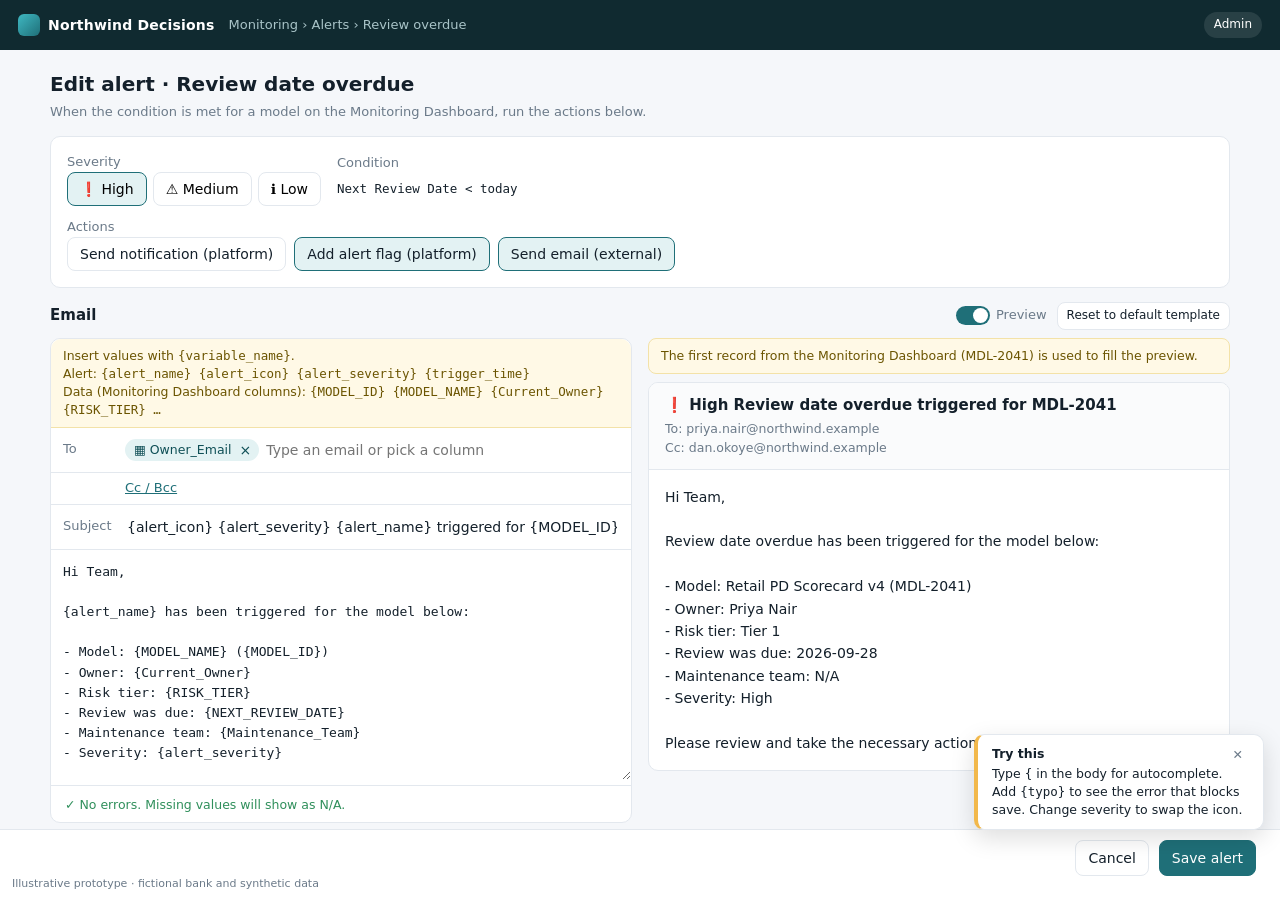
<file: prototypes/alert-email-builder.html>
<!doctype html><html lang="en"><head><meta charset="utf-8"><meta name="viewport" content="width=device-width,initial-scale=1"><title>Alert email builder – prototype</title><style>:root{--ink:#14202b;--ink2:#3d4b59;--mut:#6b7a89;--line:#e3e8ee;--bg:#f5f7fa;--card:#fff;--brand:#1f6f78;--brand2:#e3f2f3;--acc:#f2b84b;--yel:#fff6d6;--red:#c93c3c;--grn:#2f8f5b;--blu:#3b6fd4;--org:#d9822b;--r:10px;--font:Inter,ui-sans-serif,system-ui,-apple-system,"Segoe UI",Roboto,sans-serif;--mono:ui-monospace,SFMono-Regular,Menlo,Consolas,monospace}
*{box-sizing:border-box}html,body{margin:0;height:100%}body{font:14px/1.45 var(--font);color:var(--ink);background:var(--bg)}
button{font:inherit;cursor:pointer}input,select,textarea{font:inherit;color:inherit}
.app{display:flex;flex-direction:column;height:100vh;min-height:620px}
.top{display:flex;align-items:center;gap:14px;padding:0 18px;height:50px;background:#102a30;color:#fff;flex:none}
.logo{display:flex;align-items:center;gap:8px;font-weight:700;letter-spacing:.2px}.logo i{width:22px;height:22px;border-radius:6px;background:linear-gradient(135deg,#3fb8c2,#1f6f78);display:inline-block}
.top .crumb{color:#a9c4c8;font-size:13px}.top .sp{flex:1}.top .pill{background:#ffffff1a;padding:4px 10px;border-radius:99px;font-size:12px}
.btn{border:1px solid var(--line);background:#fff;border-radius:8px;padding:7px 12px;font-weight:500;color:var(--ink)}.btn:hover{background:#f1f4f7}
.btn.p{background:var(--brand);border-color:var(--brand);color:#fff}.btn.p:hover{background:#185a62}.btn.p[disabled]{background:#9fbfc3;border-color:#9fbfc3;cursor:not-allowed}
.btn.s{padding:4px 9px;font-size:12px}.btn.g{border-color:transparent;background:transparent}.btn.g:hover{background:#eef2f5}
.tabs{display:flex;gap:2px;border-bottom:1px solid var(--line);padding:0 18px;background:#fff;flex:none}
.tab{padding:11px 14px;border:0;background:none;color:var(--mut);font-weight:500;border-bottom:2px solid transparent}.tab.on{color:var(--brand);border-color:var(--brand)}
.main{flex:1;overflow:auto;padding:20px 24px}
.card{background:var(--card);border:1px solid var(--line);border-radius:var(--r)}.pad{padding:16px}
h1{font-size:20px;margin:0 0 4px}h2{font-size:15px;margin:0 0 8px}.sub{color:var(--mut);font-size:13px}
.chip{display:inline-flex;align-items:center;gap:5px;padding:2px 9px;border-radius:99px;font-size:12px;font-weight:500;background:#eef2f5;color:var(--ink2)}
.chip.grn{background:#e2f4ea;color:#1d6b42}.chip.red{background:#fbe5e5;color:#9b2a2a}.chip.org{background:#fdeede;color:#9a5a12}.chip.blu{background:#e5edfb;color:#274e9e}.chip.yel{background:var(--yel);color:#7a5a00}
table{border-collapse:collapse;width:100%}th{font-size:12px;text-transform:uppercase;letter-spacing:.4px;color:var(--mut);text-align:left;padding:8px 10px;border-bottom:1px solid var(--line);background:#fafbfc}td{padding:8px 10px;border-bottom:1px solid #eef1f4;vertical-align:middle}
.mono{font-family:var(--mono);font-size:12.5px}.row{display:flex;gap:10px;align-items:center}.grow{flex:1}.gap{gap:16px}
input[type=text],select,textarea{border:1px solid #cfd8e0;border-radius:7px;padding:6px 9px;background:#fff;width:100%}
input:focus,select:focus,textarea:focus{outline:2px solid #1f6f7855;border-color:var(--brand)}
.hint{background:#fff9e6;border:1px solid #f3e2a8;border-radius:8px;padding:8px 12px;font-size:12.5px;color:#6b5400}
.toast{position:fixed;left:50%;bottom:24px;transform:translateX(-50%);background:#102a30;color:#fff;padding:10px 16px;border-radius:8px;opacity:0;transition:.25s;pointer-events:none;z-index:99}.toast.on{opacity:1}
.err{color:var(--red);font-size:12.5px}.ok{color:var(--grn);font-size:12.5px}
.tour{position:fixed;right:16px;bottom:16px;background:#fff;border:1px solid var(--line);border-left:4px solid var(--acc);border-radius:10px;padding:10px 14px;max-width:290px;box-shadow:0 8px 24px #0002;font-size:12.5px;z-index:90}
.tour b{display:block;margin-bottom:2px}.tour button{float:right;border:0;background:none;color:var(--mut)}
.note{position:fixed;left:12px;bottom:8px;font-size:11px;color:var(--mut);z-index:5}

.wrap{max-width:1180px;margin:0 auto}.g2{display:grid;grid-template-columns:1fr 1fr;gap:16px}@media(max-width:960px){.g2{grid-template-columns:1fr}}
.field{display:flex;align-items:flex-start;gap:8px;border-bottom:1px solid var(--line);padding:6px 12px;position:relative}.field label{width:54px;color:var(--mut);padding-top:6px;font-size:13px}.field .in{flex:1;display:flex;flex-wrap:wrap;gap:5px;align-items:center;min-height:32px}
.field input{border:0;padding:5px 2px;flex:1;min-width:120px;outline:0!important}.tagc{background:#e5edfb;color:#274e9e;border-radius:99px;padding:2px 4px 2px 9px;font-size:12.5px;display:inline-flex;gap:4px;align-items:center}.tagc.col{background:var(--brand2);color:#0f4f56}.tagc.bad{background:#fbe5e5;color:#9b2a2a}.tagc button{border:0;background:none;color:inherit;font-size:14px;line-height:1;padding:0 4px}
.dd{position:absolute;left:66px;top:100%;background:#fff;border:1px solid var(--line);border-radius:8px;box-shadow:0 8px 24px #0002;z-index:20;min-width:260px;max-height:200px;overflow:auto}.dd div{padding:7px 12px;cursor:pointer;font-size:13px}.dd div:hover,.dd div.hl{background:var(--brand2)}
.ed{position:relative}.ed textarea{border:0;border-radius:0;min-height:230px;resize:vertical;font:13px/1.55 var(--mono);padding:12px}.ed textarea:focus{outline:0}
.sevs{display:flex;gap:6px}.sevs button{border:1px solid var(--line);background:#fff;border-radius:8px;padding:6px 12px}.sevs button.on{border-color:var(--brand);background:var(--brand2)}
.mail{background:#fff;border:1px solid var(--line);border-radius:10px;overflow:hidden}.mail .h{padding:12px 16px;border-bottom:1px solid var(--line);background:#fafbfc}.mail .b{padding:16px;white-space:pre-wrap;font-size:14px;line-height:1.6}.mail .h div{font-size:12.5px;color:var(--mut)}.mail .h b{color:var(--ink);font-size:15px;display:block;margin-bottom:4px}
.act{display:flex;gap:8px;flex-wrap:wrap}.act label{border:1px solid var(--line);background:#fff;border-radius:8px;padding:6px 12px;cursor:pointer}.act label.on{border-color:var(--brand);background:var(--brand2)}.act input{display:none}
.tour{bottom:70px}.bar{position:sticky;bottom:0;background:#fff;border-top:1px solid var(--line);padding:10px 24px 24px;display:flex;gap:10px;align-items:center}
</style></head><body><div class="app">
<div class="top"><div class="logo"><i></i>Northwind Decisions</div><span class="crumb">Monitoring › Alerts › Review overdue</span><span class="sp"></span><span class="pill">Admin</span></div>
<div class="main"><div class="wrap">
<h1>Edit alert · Review date overdue</h1><div class="sub" style="margin-bottom:14px">When the condition is met for a model on the Monitoring Dashboard, run the actions below.</div>
<div class="card pad" style="margin-bottom:14px"><div class="row gap" style="flex-wrap:wrap"><div><div class="sub">Severity</div><div class="sevs" id="sevs"></div></div><div class="grow"><div class="sub">Condition</div><div class="mono" style="padding:7px 0">Next Review Date &lt; today</div></div></div>
<div style="margin-top:12px"><div class="sub">Actions</div><div class="act" id="acts"></div></div></div>
<div id="emailcfg"></div>
</div></div>
<div class="bar"><span id="status" class="grow"></span><button class="btn" onclick="toast('Draft discarded')">Cancel</button><button class="btn p" id="save" onclick="toast('Alert saved')">Save alert</button></div></div>
<div class="toast" id="toast"></div>
<div class="tour" id="tour"><button onclick="this.parentNode.remove()">✕</button><b>Try this</b>Type <span class="mono">{</span> in the body for autocomplete. Add <span class="mono">{typo}</span> to see the error that blocks save. Change severity to swap the icon.</div>
<div class="note">Illustrative prototype · fictional bank and synthetic data</div>
<script>
const $=s=>document.querySelector(s);const toast=m=>{const t=$('#toast');t.textContent=m;t.classList.add('on');setTimeout(()=>t.classList.remove('on'),2000)};
const ICON={High:'❗',Medium:'⚠️',Low:'ℹ️'};
const REC={MODEL_ID:'MDL-2041',MODEL_NAME:'Retail PD Scorecard v4',Current_Owner:'Priya Nair',RISK_TIER:'Tier 1',NEXT_REVIEW_DATE:'2026-09-28',DAYS_OVERDUE:'6',Maintenance_Team:null,Owner_Email:'priya.nair@northwind.example',Manager_Email:'dan.okoye@northwind.example'};
const COLS=Object.keys(REC);const EMAILCOLS=['Owner_Email','Manager_Email'];
let S={sev:'High',acts:{platform:false,flag:true,email:true},showCc:false,preview:true,
to:[{v:'Owner_Email',col:1}],cc:[{v:'Manager_Email',col:1}],bcc:[],
subj:'{alert_icon} {alert_severity} {alert_name} triggered for {MODEL_ID}',
body:'Hi Team,\n\n{alert_name} has been triggered for the model below:\n\n- Model: {MODEL_NAME} ({MODEL_ID})\n- Owner: {Current_Owner}\n- Risk tier: {RISK_TIER}\n- Review was due: {NEXT_REVIEW_DATE}\n- Maintenance team: {Maintenance_Team}\n- Severity: {alert_severity}\n\nPlease review and take the necessary action.'};
const alertVars=()=>({alert_name:'Review date overdue',alert_icon:ICON[S.sev],alert_severity:S.sev,trigger_time:'04 Oct 2026, 09:00'});
const ALL=()=>[...Object.keys(alertVars()),...COLS];
function vals(){return {...alertVars(),...Object.fromEntries(COLS.map(k=>[k,REC[k]]))}}
function bad(s){const m=[...s.matchAll(/\{([^{}]*)\}/g)].map(x=>x[1]);return [...new Set(m.filter(x=>!ALL().includes(x)))]}
function fill(s){const v=vals();return s.replace(/\{([^{}]*)\}/g,(a,k)=>k in v?(v[k]==null||v[k]===''?'N/A':v[k]):a)}
function head(){$('#sevs').innerHTML=['High','Medium','Low'].map(k=>`<button class="${k===S.sev?'on':''}" onclick="S.sev='${k}';all()">${ICON[k]} ${k}</button>`).join('');
$('#acts').innerHTML=[['platform','Send notification (platform)'],['flag','Add alert flag (platform)'],['email','Send email (external)']].map(([k,l])=>`<label class="${S.acts[k]?'on':''}"><input type=checkbox ${S.acts[k]?'checked':''} onchange="S.acts.${k}=this.checked;all()">${l}</label>`).join('')}
function chips(f){return S[f].map((c,i)=>`<span class="tagc ${c.col?'col':''} ${c.bad?'bad':''}">${c.col?'▦ ':''}${c.v}<button onclick="rm('${f}',${i})">×</button></span>`).join('')}
function rm(f,i){S[f].splice(i,1);cfg()}
function recField(f,lab){return `<div class="field"><label>${lab}</label><div class="in">${chips(f)}<input id="in_${f}" placeholder="${f==='to'?'Type an email or pick a column':''}" onfocus="dd('${f}')" oninput="dd('${f}')" onkeydown="kd(event,'${f}')" onblur="setTimeout(()=>closeDd('${f}'),150)"></div><div id="dd_${f}"></div></div>`}
function dd(f){const q=($('#in_'+f).value||'').toLowerCase();const o=EMAILCOLS.filter(c=>c.toLowerCase().includes(q)&&!S[f].some(x=>x.v===c));$('#dd_'+f).innerHTML=o.length?`<div class="dd"><div style="color:var(--mut);font-size:11px;cursor:default">EMAIL COLUMNS DETECTED IN DASHBOARD</div>${o.map(c=>`<div onmousedown="addR('${f}','${c}',1)">▦ ${c} <span class="sub">· ${REC[c]}</span></div>`).join('')}</div>`:''}
function closeDd(f){const e=$('#dd_'+f);if(e)e.innerHTML=''}
function addR(f,v,col){S[f].push({v,col,bad:!col&&!/^[^@\s,]+@[^@\s,]+\.[^@\s,]+$/.test(v)});cfg()}
function kd(e,f){if(e.key==='Enter'||e.key===','){e.preventDefault();const v=e.target.value.trim().replace(/,$/,'');if(v)addR(f,v,0)}}
function cfg(){const act=S.acts.email;if(!act){$('#emailcfg').innerHTML='<div class="sub">Email configuration appears when “Send email (external)” is selected.</div>';return upd()}
const eb=bad(S.subj+' '+S.body);
$('#emailcfg').innerHTML=`<div class="row" style="margin-bottom:8px"><h2 class="grow" style="margin:0">Email</h2><label class="row sub" style="gap:6px"><span class="tg ${S.preview?'on':''}" style="display:inline-block;width:34px;height:19px;border-radius:99px;background:${S.preview?'var(--brand)':'#cdd6de'};position:relative;cursor:pointer" onclick="S.preview=!S.preview;cfg()"><i style="position:absolute;top:2px;left:${S.preview?17:2}px;width:15px;height:15px;background:#fff;border-radius:50%"></i></span>Preview</label><button class="btn s" onclick="resetT()">Reset to default template</button></div>
<div class="${S.preview?'g2':''}"><div class="card" style="overflow:visible"><div class="hint" style="border-radius:10px 10px 0 0;border:0;border-bottom:1px solid #f3e2a8">Insert values with <span class="mono">{variable_name}</span>.<br>Alert: <span class="mono">{alert_name} {alert_icon} {alert_severity} {trigger_time}</span><br>Data (Monitoring Dashboard columns): <span class="mono">${COLS.slice(0,4).map(c=>'{'+c+'}').join(' ')} …</span></div>
${recField('to','To')}${S.showCc?recField('cc','Cc')+recField('bcc','Bcc'):''}${S.showCc?'':`<div class="field"><label></label><a href="#" onclick="S.showCc=true;cfg();return false" style="font-size:13px;color:var(--brand)">Cc / Bcc</a></div>`}
<div class="field"><label>Subject</label><div class="in"><input id="subj" value="${S.subj.replace(/"/g,'&quot;')}" oninput="S.subj=this.value;upd()"></div></div>
<div class="ed"><textarea id="body" oninput="S.body=this.value;upd();ac()" spellcheck="false">${S.body}</textarea><div id="acbox"></div></div>
<div id="errs" style="padding:8px 14px;border-top:1px solid var(--line);min-height:36px"></div></div>
${S.preview?`<div><div class="hint" style="margin-bottom:8px">The first record from the Monitoring Dashboard (${REC.MODEL_ID}) is used to fill the preview.</div><div class="mail"><div class="h"><b id="pv_s"></b><div id="pv_to"></div></div><div class="b" id="pv_b"></div></div></div>`:''}</div>`;upd()}
function ac(){const ta=$('#body');const pre=ta.value.slice(0,ta.selectionStart);const m=pre.match(/\{([A-Za-z_]*)$/);const box=$('#acbox');if(!m){box.innerHTML='';return}const o=ALL().filter(v=>v.toLowerCase().startsWith(m[1].toLowerCase())).slice(0,6);box.innerHTML=o.length?`<div class="dd" style="left:16px;top:auto;bottom:10px">${o.map(v=>`<div onmousedown="ins('${v}',${m[1].length})">{${v}}</div>`).join('')}</div>`:''}
function ins(v,n){const ta=$('#body');const p=ta.selectionStart;ta.value=ta.value.slice(0,p-n)+v+'}'+ta.value.slice(p);S.body=ta.value;ta.focus();$('#acbox').innerHTML='';upd()}
function upd(){const e=S.acts.email;const eb=bad(S.subj+' '+S.body);const noTo=!S.to.length;const badEm=[...S.to,...S.cc,...S.bcc].some(c=>c.bad);const noSubj=!S.subj.trim();
const errs=[...eb.map(v=>`{${v}} not found in available fields`),...(noTo?['Add at least one recipient']:[]),...(badEm?['One or more email addresses are invalid']:[]),...(noSubj?['Subject cannot be empty']:[])];
const ee=$('#errs');if(ee)ee.innerHTML=errs.length?errs.map(x=>`<div class="err">✕ ${x}</div>`).join(''):'<span class="ok">✓ No errors. Missing values will show as N/A.</span>';
const ps=$('#pv_s');if(ps){ps.textContent=fill(S.subj);$('#pv_b').textContent=fill(S.body);const nm=l=>l.map(c=>c.col?REC[c.v]:c.v).join(', ');$('#pv_to').innerHTML=`To: ${nm(S.to)||'—'}${S.cc.length?'<br>Cc: '+nm(S.cc):''}${S.bcc.length?'<br>Bcc: (hidden from others)':''}`}
$('#save').disabled=e&&errs.length>0;$('#status').innerHTML=e&&errs.length?`<span class="err">${errs.length} issue${errs.length>1?'s':''} to fix before saving</span>`:''}
function resetT(){S.subj='{alert_icon}{alert_severity} {alert_name} has been triggered for Model';S.body='Hi,\n\nAlert {alert_name} has been triggered for the model with the following details:\n\n- Alert Name: {alert_name}\n- Severity: {alert_severity}\n\nPlease review and take necessary action.';cfg();toast('Default template restored')}
function all(){head();cfg()}all();
</script></body></html>
</file>
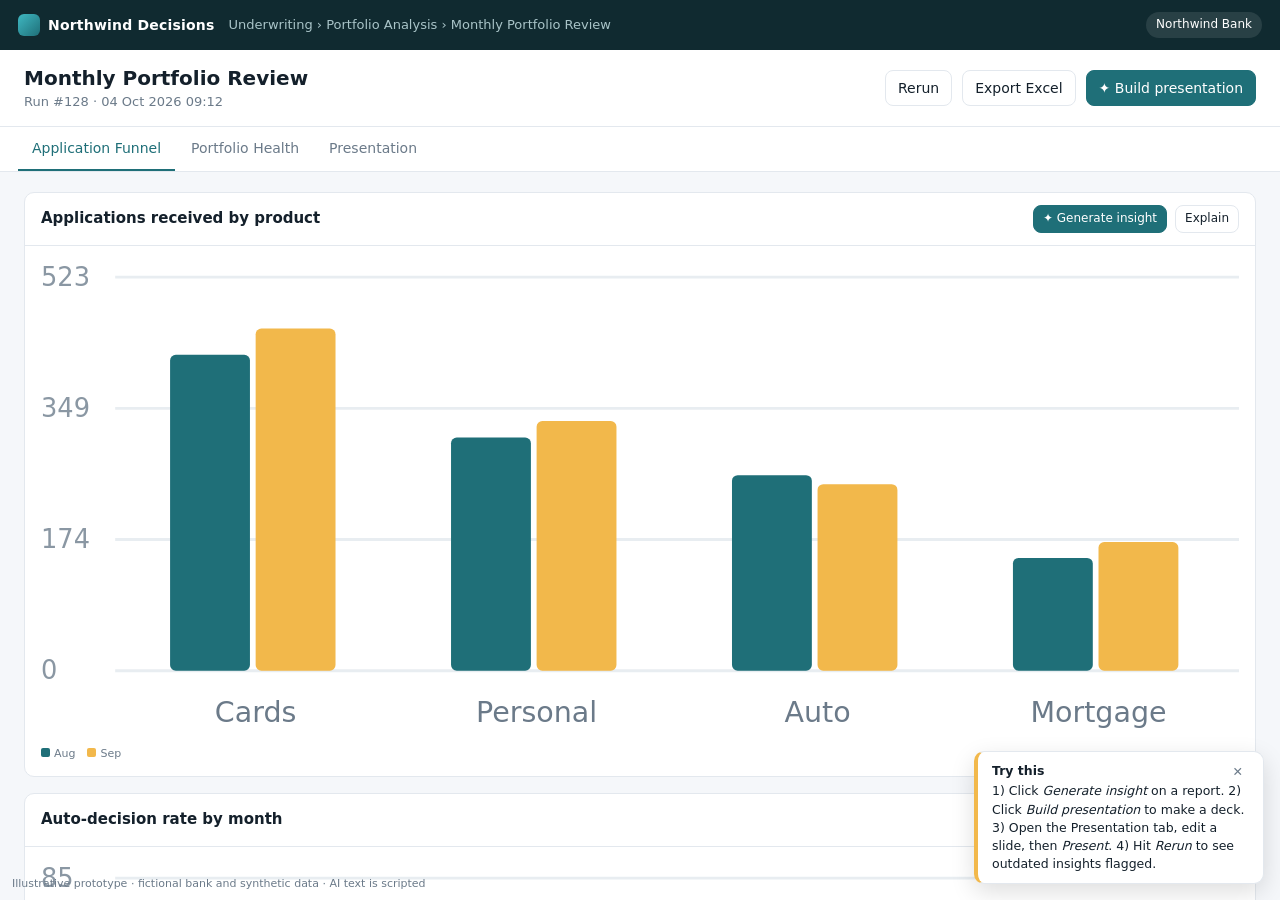
<file: prototypes/insights-to-presentation.html>
<!doctype html><html lang="en"><head><meta charset="utf-8"><meta name="viewport" content="width=device-width,initial-scale=1"><title>Insights to presentation – prototype</title><style>:root{--ink:#14202b;--ink2:#3d4b59;--mut:#6b7a89;--line:#e3e8ee;--bg:#f5f7fa;--card:#fff;--brand:#1f6f78;--brand2:#e3f2f3;--acc:#f2b84b;--yel:#fff6d6;--red:#c93c3c;--grn:#2f8f5b;--blu:#3b6fd4;--org:#d9822b;--r:10px;--font:Inter,ui-sans-serif,system-ui,-apple-system,"Segoe UI",Roboto,sans-serif;--mono:ui-monospace,SFMono-Regular,Menlo,Consolas,monospace}
*{box-sizing:border-box}html,body{margin:0;height:100%}body{font:14px/1.45 var(--font);color:var(--ink);background:var(--bg)}
button{font:inherit;cursor:pointer}input,select,textarea{font:inherit;color:inherit}
.app{display:flex;flex-direction:column;height:100vh;min-height:620px}
.top{display:flex;align-items:center;gap:14px;padding:0 18px;height:50px;background:#102a30;color:#fff;flex:none}
.logo{display:flex;align-items:center;gap:8px;font-weight:700;letter-spacing:.2px}.logo i{width:22px;height:22px;border-radius:6px;background:linear-gradient(135deg,#3fb8c2,#1f6f78);display:inline-block}
.top .crumb{color:#a9c4c8;font-size:13px}.top .sp{flex:1}.top .pill{background:#ffffff1a;padding:4px 10px;border-radius:99px;font-size:12px}
.btn{border:1px solid var(--line);background:#fff;border-radius:8px;padding:7px 12px;font-weight:500;color:var(--ink)}.btn:hover{background:#f1f4f7}
.btn.p{background:var(--brand);border-color:var(--brand);color:#fff}.btn.p:hover{background:#185a62}.btn.p[disabled]{background:#9fbfc3;border-color:#9fbfc3;cursor:not-allowed}
.btn.s{padding:4px 9px;font-size:12px}.btn.g{border-color:transparent;background:transparent}.btn.g:hover{background:#eef2f5}
.tabs{display:flex;gap:2px;border-bottom:1px solid var(--line);padding:0 18px;background:#fff;flex:none}
.tab{padding:11px 14px;border:0;background:none;color:var(--mut);font-weight:500;border-bottom:2px solid transparent}.tab.on{color:var(--brand);border-color:var(--brand)}
.main{flex:1;overflow:auto;padding:20px 24px}
.card{background:var(--card);border:1px solid var(--line);border-radius:var(--r)}.pad{padding:16px}
h1{font-size:20px;margin:0 0 4px}h2{font-size:15px;margin:0 0 8px}.sub{color:var(--mut);font-size:13px}
.chip{display:inline-flex;align-items:center;gap:5px;padding:2px 9px;border-radius:99px;font-size:12px;font-weight:500;background:#eef2f5;color:var(--ink2)}
.chip.grn{background:#e2f4ea;color:#1d6b42}.chip.red{background:#fbe5e5;color:#9b2a2a}.chip.org{background:#fdeede;color:#9a5a12}.chip.blu{background:#e5edfb;color:#274e9e}.chip.yel{background:var(--yel);color:#7a5a00}
table{border-collapse:collapse;width:100%}th{font-size:12px;text-transform:uppercase;letter-spacing:.4px;color:var(--mut);text-align:left;padding:8px 10px;border-bottom:1px solid var(--line);background:#fafbfc}td{padding:8px 10px;border-bottom:1px solid #eef1f4;vertical-align:middle}
.mono{font-family:var(--mono);font-size:12.5px}.row{display:flex;gap:10px;align-items:center}.grow{flex:1}.gap{gap:16px}
input[type=text],select,textarea{border:1px solid #cfd8e0;border-radius:7px;padding:6px 9px;background:#fff;width:100%}
input:focus,select:focus,textarea:focus{outline:2px solid #1f6f7855;border-color:var(--brand)}
.hint{background:#fff9e6;border:1px solid #f3e2a8;border-radius:8px;padding:8px 12px;font-size:12.5px;color:#6b5400}
.toast{position:fixed;left:50%;bottom:24px;transform:translateX(-50%);background:#102a30;color:#fff;padding:10px 16px;border-radius:8px;opacity:0;transition:.25s;pointer-events:none;z-index:99}.toast.on{opacity:1}
.err{color:var(--red);font-size:12.5px}.ok{color:var(--grn);font-size:12.5px}
.tour{position:fixed;right:16px;bottom:16px;background:#fff;border:1px solid var(--line);border-left:4px solid var(--acc);border-radius:10px;padding:10px 14px;max-width:290px;box-shadow:0 8px 24px #0002;font-size:12.5px;z-index:90}
.tour b{display:block;margin-bottom:2px}.tour button{float:right;border:0;background:none;color:var(--mut)}
.note{position:fixed;left:12px;bottom:8px;font-size:11px;color:var(--mut);z-index:5}

.hd{display:flex;align-items:center;gap:10px;padding:14px 24px;background:#fff;border-bottom:1px solid var(--line)}
.rc{margin-bottom:16px}.rc .h{display:flex;align-items:center;gap:8px;padding:12px 16px;border-bottom:1px solid var(--line)}.rc .h h2{margin:0;flex:1;font-size:15px}.rc .pl{padding:14px 16px}
.ins{border-top:1px solid var(--line);background:#f4faf9;padding:12px 16px}.ins .t{display:flex;align-items:center;gap:8px;font-size:12px;color:var(--brand);font-weight:600;margin-bottom:6px}.ins ol{margin:0 0 0 18px;padding:0}.ins li{margin-bottom:4px}
.stale{background:#fdeede;color:#9a5a12;font-size:12px;padding:3px 8px;border-radius:6px;margin-left:6px}
.dr{display:flex;align-items:center;gap:8px;color:var(--mut);padding:12px 16px;border-top:1px solid var(--line)}
.sp2{width:14px;height:14px;border:2px solid #cfd8e0;border-top-color:var(--brand);border-radius:50%;animation:r .7s linear infinite}@keyframes r{to{transform:rotate(360deg)}}
.dk{display:grid;grid-template-columns:230px 1fr;gap:16px;min-height:480px}@media(max-width:860px){.dk{grid-template-columns:1fr}}
.sl{display:flex;gap:8px;align-items:flex-start;padding:8px;border:1px solid var(--line);border-radius:8px;background:#fff;margin-bottom:7px;cursor:pointer}.sl.on{border-color:var(--brand);box-shadow:0 0 0 2px #1f6f7822}.sl .n{color:var(--mut);font-size:12px;width:16px}.sl .tt{flex:1;font-size:12.5px;line-height:1.3}.sl .mv button{display:block;border:0;background:none;padding:0 3px;color:var(--mut);font-size:11px}
.slide{aspect-ratio:16/9;background:#fff;border:1px solid var(--line);border-radius:8px;padding:3.2% 4%;display:flex;flex-direction:column;position:relative;box-shadow:0 6px 24px #0001}
.slide .st{font-size:clamp(14px,2.2vw,24px);font-weight:700;color:#102a30;outline:0;margin-bottom:2%;border-bottom:2px solid var(--acc);padding-bottom:6px}.slide .bd{flex:1;display:flex;gap:4%;min-height:0}.slide .bd>div{flex:1;min-width:0}.slide .tx{font-size:clamp(11px,1.4vw,15px);outline:0}.slide .tx li{margin-bottom:6px}.slide .ft{position:absolute;bottom:2%;left:4%;right:4%;display:flex;justify-content:space-between;font-size:10px;color:var(--mut)}
.slide.cover,.slide.div{justify-content:center;background:linear-gradient(135deg,#102a30,#1f6f78);color:#fff}.slide.cover .st,.slide.div .st{color:#fff;border-color:var(--acc);font-size:clamp(18px,3.4vw,38px)}
.pres{position:fixed;inset:0;background:#0b161b;z-index:200;display:none;flex-direction:column;align-items:center;justify-content:center;padding:24px}.pres.on{display:flex}.pres .slide{width:min(1100px,90vw);font-size:inherit}.pres .ctl{color:#a9c4c8;margin-top:14px;display:flex;gap:14px;align-items:center}
.modal{position:fixed;inset:0;background:#0007;display:none;align-items:center;justify-content:center;z-index:150;padding:16px}.modal.on{display:flex}.modal .card{width:min(680px,100%);max-height:92vh;overflow:auto}
.mr{display:flex;align-items:center;gap:10px;padding:7px 4px;border-bottom:1px solid #eef1f4}.mr:last-child{border:0}
textarea.i{min-height:76px}
</style></head><body><div class="app">
<div class="top"><div class="logo"><i></i>Northwind Decisions</div><span class="crumb">Underwriting › Portfolio Analysis › Monthly Portfolio Review</span><span class="sp"></span><span class="pill">Northwind Bank</span></div>
<div class="hd"><div class="grow"><h1 style="margin:0">Monthly Portfolio Review</h1><div class="sub" id="runl"></div></div><button class="btn" onclick="rerun()">Rerun</button><button class="btn" onclick="toast('Excel export started')">Export Excel</button><button class="btn p" onclick="openBuild()">✦ Build presentation</button></div>
<div class="tabs" id="tabs"></div><div class="main" id="main"></div></div>
<div class="modal" id="modal"><div class="card pad" id="mbody"></div></div>
<div class="pres" id="pres"></div><div class="toast" id="toast"></div>
<div class="tour" id="tour"><button onclick="this.parentNode.remove()">✕</button><b>Try this</b>1) Click <i>Generate insight</i> on a report. 2) Click <i>Build presentation</i> to make a deck. 3) Open the Presentation tab, edit a slide, then <i>Present</i>. 4) Hit <i>Rerun</i> to see outdated insights flagged.</div>
<div class="note">Illustrative prototype · fictional bank and synthetic data · AI text is scripted</div>
<script>
const $=s=>document.querySelector(s);const toast=m=>{const t=$('#toast');t.textContent=m;t.classList.add('on');setTimeout(()=>t.classList.remove('on'),2200)};
const R=[
{id:'f1',tab:'Application Funnel',title:'Applications received by product',kind:'bar',lab:['Cards','Personal','Auto','Mortgage'],ser:[[420,310,260,150],[455,332,248,171]],leg:['Aug','Sep'],ins:['Applications rose 8% month on month to 1,206, led by Mortgage (+14%) and Personal loans (+7%).','Auto volume fell 5% (260 → 248), the only product to decline.','Cards remain the largest channel at 38% of applications.']},
{id:'f2',tab:'Application Funnel',title:'Auto-decision rate by month',kind:'line',lab:['Apr','May','Jun','Jul','Aug','Sep'],ser:[[61,63,66,68,71,74]],leg:['Auto-decision %'],ins:['Auto-decision rate reached 74% in September, up 13 points since April.','Gains slowed to +3 points per month from August, suggesting the easy volume is already automated.']},
{id:'f3',tab:'Application Funnel',title:'Approval rate by channel',kind:'bar',lab:['Branch','Web','Partner','Mobile'],ser:[[58,49,44,52]],leg:['Approval %'],ins:['Partner channel approves least (44%), 14 points below Branch.','Mobile (52%) is within 6 points of Branch with far faster turnaround.','Web approvals sit at 49%, worth checking for form drop-off before decisioning.']},
{id:'p1',tab:'Portfolio Health',title:'30+ day delinquency by vintage',kind:'line',lab:['M1','M3','M6','M9','M12'],ser:[[0.4,1.1,2.0,2.6,3.0],[0.5,1.3,2.4,3.1,3.7]],leg:['2024 vintage','2025 vintage'],ins:['The 2025 vintage is running 0.7 points worse than 2024 at month 12 (3.7% vs 3.0%).','The gap opens early, from month 3, which points to origination quality rather than seasoning.','At the current slope, 2025 will cross the 4% watch threshold around month 15.']},
{id:'p2',tab:'Portfolio Health',title:'Balance paydown vs plan',kind:'bar',lab:['Q1','Q2','Q3'],ser:[[92,90,88],[94,93,95]],leg:['Plan','Actual'],ins:['Actual paydown exceeded plan by 7 points in Q3 (95% vs 88%).','The variance has widened each quarter, consistent with early payoff behaviour.']}];
const TABS=['Application Funnel','Portfolio Health','Presentation'];
let S={tab:'Application Funnel',run:128,ins:{},drafting:{},deck:null,sel:0,built:false,instr:'',pick:Object.fromEntries(R.map(r=>[r.id,true])),regen:null};
function chart(r,w=420,h=170){const all=r.ser.flat();const mx=Math.max(...all)*1.15;const cols=['#1f6f78','#f2b84b','#7aa7ff'];const pad=26,W=w-pad,H=h-26;let g='';
 for(let i=0;i<=3;i++){const y=6+(H-6)*i/3;g+=`<line x1="${pad}" x2="${w}" y1="${y}" y2="${y}" stroke="#e8edf1"/><text x="0" y="${y+3}" font-size="9" fill="#8a97a3">${Math.round(mx*(1-i/3))}</text>`}
 const n=r.lab.length;
 if(r.kind==='bar'){const bw=W/n,s=r.ser.length,w2=Math.min(30,bw*.7/s);r.lab.forEach((l,i)=>{g+=`<text x="${pad+bw*i+bw/2}" y="${h-8}" font-size="10" text-anchor="middle" fill="#6b7a89">${l}</text>`;r.ser.forEach((d,k)=>{const bh=(H-6)*d[i]/mx;g+=`<rect x="${pad+bw*i+bw/2-s*w2/2+k*w2}" y="${H-bh}" width="${w2-2}" height="${bh}" rx="2" fill="${cols[k]}"/>`})})}
 else{r.lab.forEach((l,i)=>{const x=pad+W*(i+.5)/n;g+=`<text x="${x}" y="${h-8}" font-size="10" text-anchor="middle" fill="#6b7a89">${l}</text>`});r.ser.forEach((d,k)=>{const pts=d.map((v,i)=>[pad+W*(i+.5)/n,H-(H-6)*v/mx]);g+=`<polyline fill="none" stroke="${cols[k]}" stroke-width="2.5" points="${pts.map(p=>p.join(',')).join(' ')}"/>`+pts.map(p=>`<circle cx="${p[0]}" cy="${p[1]}" r="3" fill="${cols[k]}"/>`).join('')})}
 const lg=r.leg.map((l,k)=>`<span style="margin-right:12px"><i style="display:inline-block;width:9px;height:9px;background:${cols[k]};border-radius:2px;margin-right:4px"></i>${l}</span>`).join('');
 return `<svg viewBox="0 0 ${w} ${h}" style="width:100%;height:auto;display:block">${g}</svg><div style="font-size:11px;color:var(--mut);margin-top:2px">${lg}</div>`}
function slideNo(id){if(!S.deck)return null;const i=S.deck.findIndex(s=>s.rid===id);return i<0?null:i+1}
function tabs(){$('#tabs').innerHTML=TABS.map(t=>`<button class="tab ${t===S.tab?'on':''}" onclick="S.tab='${t}';render()">${t}${t==='Presentation'&&S.deck?` <span class="chip">${S.deck.length}</span>`:''}</button>`).join('');$('#runl').textContent=`Run #${S.run} · 04 Oct 2026 09:12`}
function render(){tabs();$('#main').innerHTML=S.tab==='Presentation'?presTab():repTab()}
function repTab(){return R.filter(r=>r.tab===S.tab).map(r=>{const I=S.ins[r.id],dr=S.drafting[r.id],sn=slideNo(r.id);
 return `<div class="card rc"><div class="h"><h2>${r.title}</h2>${sn?`<button class="chip blu" style="border:0;cursor:pointer" onclick="goSlide(${sn-1})">Slide ${sn}</button>`:''}${!I&&!dr?`<button class="btn s p" onclick="gen('${r.id}')">✦ Generate insight</button>`:''}<button class="btn s" onclick="toast('Explain: opens the assistant panel (not shown)')">Explain</button></div>
 <div class="pl">${chart(r)}</div>${dr?`<div class="dr"><span class="sp2"></span>Drafting from the result data…</div>`:''}
 ${I?`<div class="ins"><div class="t">✦ Insight <span class="sub" style="font-weight:400">· run #${I.run} ${I.edited?'· edited':''}</span>${I.run!==S.run?'<span class="stale">Written for run #'+I.run+'</span>':''}<span class="grow"></span><button class="btn s" onclick="regen('${r.id}')">Regenerate</button></div><ol>${r.ins.map(x=>`<li>${x}</li>`).join('')}</ol></div>`:''}</div>`}).join('')}
function gen(id){S.drafting[id]=1;render();setTimeout(()=>{delete S.drafting[id];S.ins[id]={run:S.run};render()},1300)}
function regen(id){const I=S.ins[id];delete S.ins[id];gen(id)}
function rerun(){S.run++;toast('Run #'+S.run+' complete. Plots refreshed.');render();if(Object.values(S.ins).some(i=>i.run!==S.run))setTimeout(()=>toast('Some insights are outdated for the new run'),2300)}
function openBuild(){const g=TABS.slice(0,2).map(t=>`<div style="margin-top:8px"><b>${t}</b>${R.filter(r=>r.tab===t).map(r=>`<label class="mr"><input type=checkbox ${S.pick[r.id]?'checked':''} onchange="S.pick['${r.id}']=this.checked"><span class="grow">${r.title}</span><span class="chip ${S.ins[r.id]?'grn':''}">${S.ins[r.id]?'Insight ready':'Insight will be drafted'}</span></label>`).join('')}</div>`).join('');
 $('#mbody').innerHTML=`<h2>Build presentation</h2><div class="sub">Pick reports from any tab. Each becomes a slide, grouped by tab after a cover. Aria reads the result data behind each report, not the image.</div>${g}<div style="margin-top:12px"><b>Instructions (optional)</b><textarea id="ins" class="i" placeholder="e.g. Audience is the credit committee. Compare against last quarter." style="margin-top:4px">${S.instr}</textarea><div class="row" style="margin-top:6px;flex-wrap:wrap"><span class="sub">Starters</span>${['For the credit committee','Highlight risks first','Keep it to one finding per slide'].map(x=>`<button class="btn s" onclick="document.getElementById('ins').value=this.textContent">${x}</button>`).join('')}</div></div><div class="row" style="margin-top:14px;justify-content:flex-end"><button class="btn" onclick="closeM()">Cancel</button><button class="btn p" onclick="build()">Build deck</button></div>`;$('#modal').classList.add('on')}
function closeM(){$('#modal').classList.remove('on')}
function build(){S.instr=$('#ins').value;const ids=R.filter(r=>S.pick[r.id]);if(!ids.length)return toast('Pick at least one report');closeM();ids.forEach(r=>{if(!S.ins[r.id])S.ins[r.id]={run:S.run}});
 const d=[{kind:'cover',title:'Monthly Portfolio Review',sub:'Prepared for the Credit Committee · September 2026'}];TABS.slice(0,2).forEach(t=>{const rs=ids.filter(r=>r.tab===t);if(rs.length){d.push({kind:'div',title:t});rs.forEach(r=>d.push({kind:'rep',rid:r.id,title:r.title,layout:'both'}))}});
 S.deck=d;S.tab='Presentation';S.sel=1;toast('Deck built: '+d.length+' slides');render()}
function goSlide(i){S.tab='Presentation';S.sel=i;render()}
function slideHTML(s,i,editable){const n=S.deck.length;if(s.kind==='cover')return `<div class="slide cover"><div class="st" ${editable?'contenteditable':''} onblur="S.deck[${i}].title=this.textContent">${s.title}</div><div style="opacity:.85">${s.sub}</div></div>`;
 if(s.kind==='div')return `<div class="slide div"><div style="opacity:.7;font-size:13px;margin-bottom:6px">SECTION</div><div class="st">${s.title}</div></div>`;
 const r=R.find(x=>x.id===s.rid);const ch=s.layout!=='insight'?`<div>${chart(r,420,200)}</div>`:'';const tx=s.layout!=='plot'?`<div><div class="tx" ${editable?'contenteditable':''}><ol style="margin:0 0 0 16px;padding:0">${r.ins.map(x=>`<li>${x}</li>`).join('')}</ol></div></div>`:'';
 return `<div class="slide"><div class="st" ${editable?'contenteditable':''} onblur="S.deck[${i}].title=this.textContent">${s.title}</div><div class="bd">${s.layout==='insight'?tx:ch+tx}</div><div class="ft"><span>Northwind Bank · Monthly Portfolio Review</span><span>${i+1}</span></div></div>`}
function presTab(){if(!S.deck)return `<div class="card pad" style="text-align:center;padding:48px"><h2>No presentation yet</h2><div class="sub" style="margin-bottom:14px">Build a deck from the reports in this run. Insights are drafted for you.</div><button class="btn p" onclick="openBuild()">✦ Build presentation</button></div>`;
 const s=S.deck[S.sel]||S.deck[0];const stale=Object.values(S.ins).filter(i=>i.run!==S.run).length;
 return `<div class="row" style="margin-bottom:12px"><div class="grow"><h2 style="margin:0">Presentation · ${S.deck.length} slides</h2>${stale?`<span class="stale">${stale} insight${stale>1?'s':''} outdated for run #${S.run}</span> <button class="btn s" onclick="Object.keys(S.ins).forEach(k=>S.ins[k].run=S.run);toast('Outdated insights regenerated');render()">Regenerate outdated</button>`:''}</div><button class="btn" onclick="toast('Exported PDF')">Export PDF</button><button class="btn" onclick="toast('Exported PPTX')">Export PPTX</button><button class="btn p" onclick="present()">▶ Present</button></div>
 <div class="dk"><div>${S.deck.map((x,i)=>`<div class="sl ${i===S.sel?'on':''}" onclick="S.sel=${i};render()"><span class="n">${i+1}</span><span class="tt">${x.title}<br><span class="sub" style="font-size:11px">${x.kind==='cover'?'Cover':x.kind==='div'?'Section':'Report'}</span></span><span class="mv"><button onclick="event.stopPropagation();mvS(${i},-1)">▲</button><button onclick="event.stopPropagation();mvS(${i},1)">▼</button></span></div>`).join('')}</div>
 <div>${slideHTML(s,S.sel,true)}<div class="row" style="margin-top:10px"><span class="sub">Click any text on the slide to edit.</span><span class="grow"></span>${s.kind==='rep'?`<span class="sub">Show on slide</span><select style="width:auto" onchange="S.deck[S.sel].layout=this.value;render()">${[['both','Plot + insights'],['insight','Insights only'],['plot','Plot only']].map(([v,l])=>`<option value="${v}" ${s.layout===v?'selected':''}>${l}</option>`).join('')}</select><button class="btn s" onclick="S.deck.splice(S.sel,1);S.sel=0;render()">Delete slide</button>`:''}</div></div></div>`}
function mvS(i,d){const j=i+d;if(j<1||j>=S.deck.length)return;[S.deck[i],S.deck[j]]=[S.deck[j],S.deck[i]];S.sel=j;render()}
let pi=0;function present(){pi=S.sel;drawP();$('#pres').classList.add('on')}
function drawP(){$('#pres').innerHTML=slideHTML(S.deck[pi],pi,false)+`<div class="ctl"><button class="btn s" onclick="pn(-1)">◀ Previous</button><span>${pi+1} / ${S.deck.length}</span><button class="btn s" onclick="pn(1)">Next ▶</button><button class="btn s" onclick="exitP()">Exit · Esc</button></div>`}
function pn(d){pi=Math.max(0,Math.min(S.deck.length-1,pi+d));drawP()}function exitP(){$('#pres').classList.remove('on')}
document.addEventListener('keydown',e=>{if(!$('#pres').classList.contains('on'))return;if(e.key==='ArrowRight')pn(1);if(e.key==='ArrowLeft')pn(-1);if(e.key==='Escape')exitP()});
render();
</script></body></html>
</file>
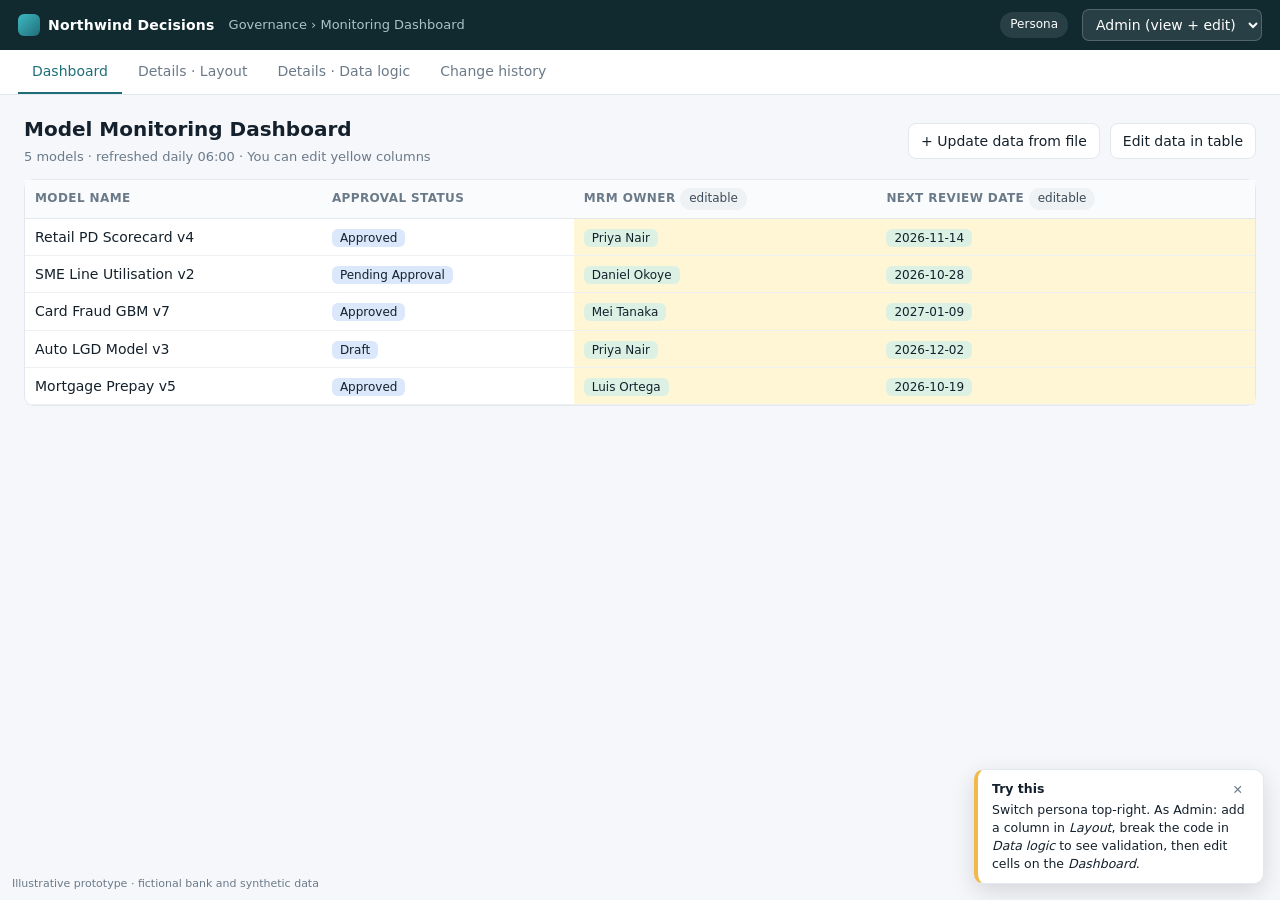
<file: prototypes/monitoring-dashboard.html>
<!doctype html><html lang="en"><head><meta charset="utf-8"><meta name="viewport" content="width=device-width,initial-scale=1"><title>Configurable Model Monitoring Dashboard – prototype</title><style>:root{--ink:#14202b;--ink2:#3d4b59;--mut:#6b7a89;--line:#e3e8ee;--bg:#f5f7fa;--card:#fff;--brand:#1f6f78;--brand2:#e3f2f3;--acc:#f2b84b;--yel:#fff6d6;--red:#c93c3c;--grn:#2f8f5b;--blu:#3b6fd4;--org:#d9822b;--r:10px;--font:Inter,ui-sans-serif,system-ui,-apple-system,"Segoe UI",Roboto,sans-serif;--mono:ui-monospace,SFMono-Regular,Menlo,Consolas,monospace}
*{box-sizing:border-box}html,body{margin:0;height:100%}body{font:14px/1.45 var(--font);color:var(--ink);background:var(--bg)}
button{font:inherit;cursor:pointer}input,select,textarea{font:inherit;color:inherit}
.app{display:flex;flex-direction:column;height:100vh;min-height:620px}
.top{display:flex;align-items:center;gap:14px;padding:0 18px;height:50px;background:#102a30;color:#fff;flex:none}
.logo{display:flex;align-items:center;gap:8px;font-weight:700;letter-spacing:.2px}.logo i{width:22px;height:22px;border-radius:6px;background:linear-gradient(135deg,#3fb8c2,#1f6f78);display:inline-block}
.top .crumb{color:#a9c4c8;font-size:13px}.top .sp{flex:1}.top .pill{background:#ffffff1a;padding:4px 10px;border-radius:99px;font-size:12px}
.btn{border:1px solid var(--line);background:#fff;border-radius:8px;padding:7px 12px;font-weight:500;color:var(--ink)}.btn:hover{background:#f1f4f7}
.btn.p{background:var(--brand);border-color:var(--brand);color:#fff}.btn.p:hover{background:#185a62}.btn.p[disabled]{background:#9fbfc3;border-color:#9fbfc3;cursor:not-allowed}
.btn.s{padding:4px 9px;font-size:12px}.btn.g{border-color:transparent;background:transparent}.btn.g:hover{background:#eef2f5}
.tabs{display:flex;gap:2px;border-bottom:1px solid var(--line);padding:0 18px;background:#fff;flex:none}
.tab{padding:11px 14px;border:0;background:none;color:var(--mut);font-weight:500;border-bottom:2px solid transparent}.tab.on{color:var(--brand);border-color:var(--brand)}
.main{flex:1;overflow:auto;padding:20px 24px}
.card{background:var(--card);border:1px solid var(--line);border-radius:var(--r)}.pad{padding:16px}
h1{font-size:20px;margin:0 0 4px}h2{font-size:15px;margin:0 0 8px}.sub{color:var(--mut);font-size:13px}
.chip{display:inline-flex;align-items:center;gap:5px;padding:2px 9px;border-radius:99px;font-size:12px;font-weight:500;background:#eef2f5;color:var(--ink2)}
.chip.grn{background:#e2f4ea;color:#1d6b42}.chip.red{background:#fbe5e5;color:#9b2a2a}.chip.org{background:#fdeede;color:#9a5a12}.chip.blu{background:#e5edfb;color:#274e9e}.chip.yel{background:var(--yel);color:#7a5a00}
table{border-collapse:collapse;width:100%}th{font-size:12px;text-transform:uppercase;letter-spacing:.4px;color:var(--mut);text-align:left;padding:8px 10px;border-bottom:1px solid var(--line);background:#fafbfc}td{padding:8px 10px;border-bottom:1px solid #eef1f4;vertical-align:middle}
.mono{font-family:var(--mono);font-size:12.5px}.row{display:flex;gap:10px;align-items:center}.grow{flex:1}.gap{gap:16px}
input[type=text],select,textarea{border:1px solid #cfd8e0;border-radius:7px;padding:6px 9px;background:#fff;width:100%}
input:focus,select:focus,textarea:focus{outline:2px solid #1f6f7855;border-color:var(--brand)}
.hint{background:#fff9e6;border:1px solid #f3e2a8;border-radius:8px;padding:8px 12px;font-size:12.5px;color:#6b5400}
.toast{position:fixed;left:50%;bottom:24px;transform:translateX(-50%);background:#102a30;color:#fff;padding:10px 16px;border-radius:8px;opacity:0;transition:.25s;pointer-events:none;z-index:99}.toast.on{opacity:1}
.err{color:var(--red);font-size:12.5px}.ok{color:var(--grn);font-size:12.5px}
.tour{position:fixed;right:16px;bottom:16px;background:#fff;border:1px solid var(--line);border-left:4px solid var(--acc);border-radius:10px;padding:10px 14px;max-width:290px;box-shadow:0 8px 24px #0002;font-size:12.5px;z-index:90}
.tour b{display:block;margin-bottom:2px}.tour button{float:right;border:0;background:none;color:var(--mut)}
.note{position:fixed;left:12px;bottom:8px;font-size:11px;color:var(--mut);z-index:5}

.cols td input[type=text],.cols td select{padding:4px 7px}.sw{display:flex;gap:5px}.sw i{width:18px;height:18px;border-radius:50%;border:2px solid #fff;box-shadow:0 0 0 1px #cfd8e0;cursor:pointer}.sw i.on{box-shadow:0 0 0 2px var(--ink)}
.tg{width:34px;height:19px;border-radius:99px;background:#cdd6de;position:relative;cursor:pointer;display:inline-block;vertical-align:middle;transition:.15s}.tg::after{content:"";position:absolute;left:2px;top:2px;width:15px;height:15px;border-radius:50%;background:#fff;transition:.15s}.tg.on{background:var(--brand)}.tg.on::after{left:17px}
.code{background:#0f1b22;color:#d6e4ea;border-radius:8px;padding:12px 14px;font:12.5px/1.6 var(--mono);width:100%;min-height:210px;border:0;resize:vertical}
.cell-pill{padding:2px 8px;border-radius:6px;font-size:12px}.c-blue{background:#dbe7fb}.c-green{background:#dcf1e4}.c-orange{background:#fde6cb}.c-red{background:#fadcdc}.c-none{background:transparent}
td.edt{background:var(--yel)}td.edt[contenteditable=true]{outline:2px solid var(--acc);outline-offset:-2px;background:#fffbe9}
.cal{display:grid;grid-template-columns:repeat(7,1fr);gap:4px;width:300px}.cal b{font-size:11px;color:var(--mut);text-align:center}.cal button{height:34px;border:1px solid var(--line);background:#fff;border-radius:6px;position:relative}.cal button.has::after{content:"";position:absolute;bottom:4px;left:50%;width:5px;height:5px;margin-left:-2.5px;background:var(--acc);border-radius:50%}.cal button.sel{background:var(--brand);color:#fff;border-color:var(--brand)}.cal button[disabled]{opacity:.35}
.split{display:grid;grid-template-columns:1fr 330px;gap:16px}@media(max-width:900px){.split{grid-template-columns:1fr}}
.log li{margin-bottom:8px;list-style:none}.log ul{padding:0;margin:0}
</style></head><body><div class="app">
<div class="top"><div class="logo"><i></i>Northwind Decisions</div><span class="crumb">Governance › Monitoring Dashboard</span><span class="sp"></span><span class="pill">Persona</span><select id="persona" style="width:auto;background:#ffffff1a;color:#fff;border-color:#ffffff33"><option value="admin">Admin (view + edit)</option><option value="analyst">Analyst (view only)</option></select></div>
<div class="tabs" id="tabs"><button class="tab on" data-t="dash">Dashboard</button><button class="tab" data-t="layout">Details · Layout</button><button class="tab" data-t="logic">Details · Data logic</button><button class="tab" data-t="hist">Change history</button></div>
<div class="main" id="main"></div></div>
<div class="toast" id="toast"></div>
<div class="tour" id="tour"><button onclick="this.parentNode.remove()">✕</button><b>Try this</b>Switch persona top-right. As Admin: add a column in <i>Layout</i>, break the code in <i>Data logic</i> to see validation, then edit cells on the <i>Dashboard</i>.</div>
<div class="note">Illustrative prototype · fictional bank and synthetic data</div>
<script>
const $=s=>document.querySelector(s);
const COLORS=['none','blue','green','orange','red'];
let S={persona:'admin',tab:'dash',editing:false,freq:'Daily',
cols:[{n:'Model Name',t:'String',e:false,c:'none',sys:true},{n:'Approval Status',t:'String',e:false,c:'blue',sys:true},{n:'MRM Owner',t:'String',e:true,c:'green'},{n:'Next Review Date',t:'Date',e:true,c:'green'}],
rows:[['Retail PD Scorecard v4','Approved','Priya Nair','2026-11-14'],['SME Line Utilisation v2','Pending Approval','Daniel Okoye','2026-10-28'],['Card Fraud GBM v7','Approved','Mei Tanaka','2027-01-09'],['Auto LGD Model v3','Draft','Priya Nair','2026-12-02'],['Mortgage Prepay v5','Approved','Luis Ortega','2026-10-19']],
code:`import pandas as pd\n\n# Inputs: platform_data, dashboard_data, file_data (optional)\ndf = platform_data[["Model Name", "Approval Status"]].copy()\n\nowners = file_data.set_index("Model Name")\ndf["MRM Owner"] = df["Model Name"].map(owners["Owner"])\ndf["Next Review Date"] = df["Model Name"].map(owners["Next Review"])\n\nreturn df`,
codeState:'ok',hist:{'2026-10-01':['Layout: added column "Next Review Date" (Date, editable)','Data refresh: 5 rows replaced'],'2026-10-02':['Edited "MRM Owner" · Card Fraud GBM v7: Ken Aoki → Mei Tanaka  (by a.rao)'],'2026-10-03':['Edited "Next Review Date" · Mortgage Prepay v5: 2026-10-30 → 2026-10-19  (by a.rao)','Layout: reordered columns']},histSel:'2026-10-03'};
function toast(m){const t=$('#toast');t.textContent=m;t.classList.add('on');setTimeout(()=>t.classList.remove('on'),2200)}
const adm=()=>S.persona==='admin';
function cellCls(c){return 'c-'+c}
function render(){document.querySelectorAll('.tab').forEach(b=>b.classList.toggle('on',b.dataset.t===S.tab));
 $('#tabs').querySelectorAll('.tab').forEach(b=>{if(b.dataset.t==='layout'||b.dataset.t==='logic')b.style.display=adm()?'':'none'});
 if(!adm()&&(S.tab==='layout'||S.tab==='logic'))S.tab='dash';
 $('#main').innerHTML=({dash,layout,logic,hist})[S.tab]()}
function dash(){const ed=adm();
 return `<div class="row" style="margin-bottom:12px"><div class="grow"><h1>Model Monitoring Dashboard</h1><div class="sub">${S.rows.length} models · refreshed daily 06:00 · ${adm()?'You can edit yellow columns':'View only'}</div></div>
 ${ed?`<button class="btn" onclick="toast('Upload data from file… (.csv / .xlsx)')">+ Update data from file</button><button class="btn ${S.editing?'p':''}" onclick="S.editing=!S.editing;render()">${S.editing?'Done editing':'Edit data in table'}</button>`:''}</div>
 <div class="card"><table><thead><tr>${S.cols.map(c=>`<th>${c.n} ${c.e&&ed?'<span class=chip style="text-transform:none;letter-spacing:0">editable</span>':''}</th>`).join('')}</tr></thead><tbody>${S.rows.map((r,i)=>`<tr>${S.cols.map((c,j)=>{const v=r[j]??'—';const isE=c.e&&ed;return `<td class="${isE?'edt':''}" ${isE&&S.editing?`contenteditable="true" onblur="edit(${i},${j},this.textContent)"`:''}>${c.c!=='none'?`<span class="cell-pill ${cellCls(c.c)}">${v}</span>`:v}</td>`}).join('')}</tr>`).join('')}</tbody></table></div>
 ${!ed?'<p class="sub">Analysts see a clean, read-only view. Switch to Admin to configure or edit.</p>':''}`}
function edit(i,j,v){v=v.trim();if(S.rows[i][j]!==v){const d='2026-10-04';(S.hist[d]=S.hist[d]||[]).push(`Edited "${S.cols[j].n}" · ${S.rows[i][0]}: ${S.rows[i][j]} → ${v}  (by you)`);S.rows[i][j]=v;toast('Change saved to history')}}
function layout(){return `<h1>Layout configuration</h1><div class="sub" style="margin-bottom:12px">Define what the dashboard shows. Usually a one-time setup by an admin.</div>
<div class="card cols"><table><thead><tr><th></th><th>Column name</th><th>Type</th><th>Editable in UI</th><th>Colour</th><th></th></tr></thead><tbody>${S.cols.map((c,i)=>`<tr><td style="width:60px"><button class="btn s g" onclick="mv(${i},-1)">↑</button><button class="btn s g" onclick="mv(${i},1)">↓</button></td>
<td><input type=text value="${c.n}" onchange="S.cols[${i}].n=this.value"> ${c.sys?'<span class="chip blu">platform field</span>':''}</td>
<td style="width:130px"><select onchange="S.cols[${i}].t=this.value">${['String','Integer','Date'].map(t=>`<option ${t===c.t?'selected':''}>${t}</option>`).join('')}</select></td>
<td><span class="tg ${c.e?'on':''}" onclick="${c.sys?"toast('Platform fields are not editable')":`S.cols[${i}].e=!S.cols[${i}].e;render()`}"></span></td>
<td><div class="sw">${COLORS.map(k=>`<i class="${k===c.c?'on':''}" style="background:${({none:'#fff',blue:'#9dbbf0',green:'#8fd1aa',orange:'#f2b97a',red:'#ee9c9c'})[k]}" onclick="S.cols[${i}].c='${k}';render()"></i>`).join('')}</div></td>
<td><button class="btn s g" onclick="S.cols.splice(${i},1);S.rows.forEach(r=>r.splice(${i},1));render()">Delete</button></td></tr>`).join('')}</tbody></table></div>
<div class="row" style="margin-top:12px"><button class="btn" onclick="addCol()">+ Add column</button><span class="grow"></span><span class="sub">Refresh frequency</span><select style="width:130px" onchange="S.freq=this.value"><option>Daily</option><option>Weekly</option><option>Hourly</option></select><button class="btn" onclick="toast('Refresh triggered')">Run now</button></div>
<div class="hint" style="margin-top:12px">Platform fields (ID, Name, Approval Status) are read-only by default. Tracked-outside columns such as “Next Review Date” can be editable.</div>`}
function addCol(){S.cols.push({n:'New column '+(S.cols.length+1),t:'String',e:false,c:'none'});S.rows.forEach(r=>r.push(null));render()}
function mv(i,d){const j=i+d;if(j<0||j>=S.cols.length)return;[S.cols[i],S.cols[j]]=[S.cols[j],S.cols[i]];S.rows.forEach(r=>[r[i],r[j]]=[r[j],r[i]]);render()}
function logic(){const msgs={ok:'<span class=ok>✓ Output matches layout. Safe to save.</span>',missing:`<div class=err>Missing required columns: [${S.cols.slice(2).map(c=>c.n).join(', ')}]</div>`,typo:'<div class=err>Unrecognised column(s) in DataFrame: [next_review_date, Owner]</div>',none:'<div class=err>Code block did not return a valid DataFrame.</div>'};
return `<h1>Data population logic</h1><div class="sub" style="margin-bottom:12px">Write pandas to build the table. Must return a DataFrame whose columns match the layout (case-sensitive). Column order is resolved automatically.</div>
<div class="split"><div><textarea class="code" id="code" spellcheck="false">${S.code}</textarea><div class="row" style="margin-top:8px"><button class="btn p" onclick="runCode()">Run &amp; save</button><span class="sub">Try:</span><button class="btn s" onclick="brk('missing')">drop a column</button><button class="btn s" onclick="brk('typo')">misspell a column</button><button class="btn s" onclick="brk('none')">return nothing</button><button class="btn s" onclick="S.code=S.code0;S.codeState='ok';render()">reset</button></div><div id="out" style="margin-top:10px">${msgs[S.codeState]}</div></div>
<div class="card pad"><h2>Available inputs</h2><div class="sub">Reference these variables in the code block.</div><p><span class="mono">platform_data</span><br><span class="sub">Fields on the platform: status, version, owner…</span></p><p><span class="mono">dashboard_data</span><br><span class="sub">Current dashboard contents</span></p><p><span class="mono">file_data</span> <span class="chip">optional</span><br><span class="sub">.csv/.xlsx uploaded on Reports page: <b>governance_stats.xlsx</b></span></p></div></div>`}
S.code0=S.code;
function brk(k){S.code=$('#code').value;S.codeState=k;render()}
function runCode(){S.code=$('#code').value;if(S.codeState==='ok'){toast('Saved. Dashboard refreshed (5 rows)')}else toast('Save blocked: fix the errors first')}
function hist(){const ds=Object.keys(S.hist);const first=new Date(2026,9,1);const off=(first.getDay()+6)%7;let cells='';for(let i=0;i<off;i++)cells+='<span></span>';
 for(let d=1;d<=31;d++){const k='2026-10-'+String(d).padStart(2,'0');const has=S.hist[k];cells+=`<button class="${has?'has':''} ${k===S.histSel?'sel':''}" ${k>'2026-10-04'?'disabled':''} onclick="S.histSel='${k}';render()">${d}</button>`}
 const L=S.hist[S.histSel]||[];
 return `<h1>Change history</h1><div class="sub" style="margin-bottom:12px">Browse how the dashboard looked on any date. Every layout change and every edit to an editable column is tracked.</div><div class="row gap" style="align-items:flex-start;flex-wrap:wrap"><div class="card pad"><h2>October 2026</h2><div class="cal">${['M','T','W','T','F','S','S'].map(x=>`<b>${x}</b>`).join('')}${cells}</div></div>
 <div class="card pad grow" style="min-width:300px"><h2>${S.histSel}</h2>${L.length?`<div class="log"><ul>${L.map(x=>`<li>• ${x}</li>`).join('')}</ul></div>`:'<div class="sub">No changes on this day.</div>'}<div class="row" style="margin-top:10px"><button class="btn" onclick="toast('Previewing dashboard as of ${S.histSel}')">Preview dashboard on this date</button></div></div></div>`}
document.querySelectorAll('.tab').forEach(b=>b.onclick=()=>{S.tab=b.dataset.t;render()});
$('#persona').onchange=e=>{S.persona=e.target.value;S.editing=false;render()};render();
</script></body></html>
</file>
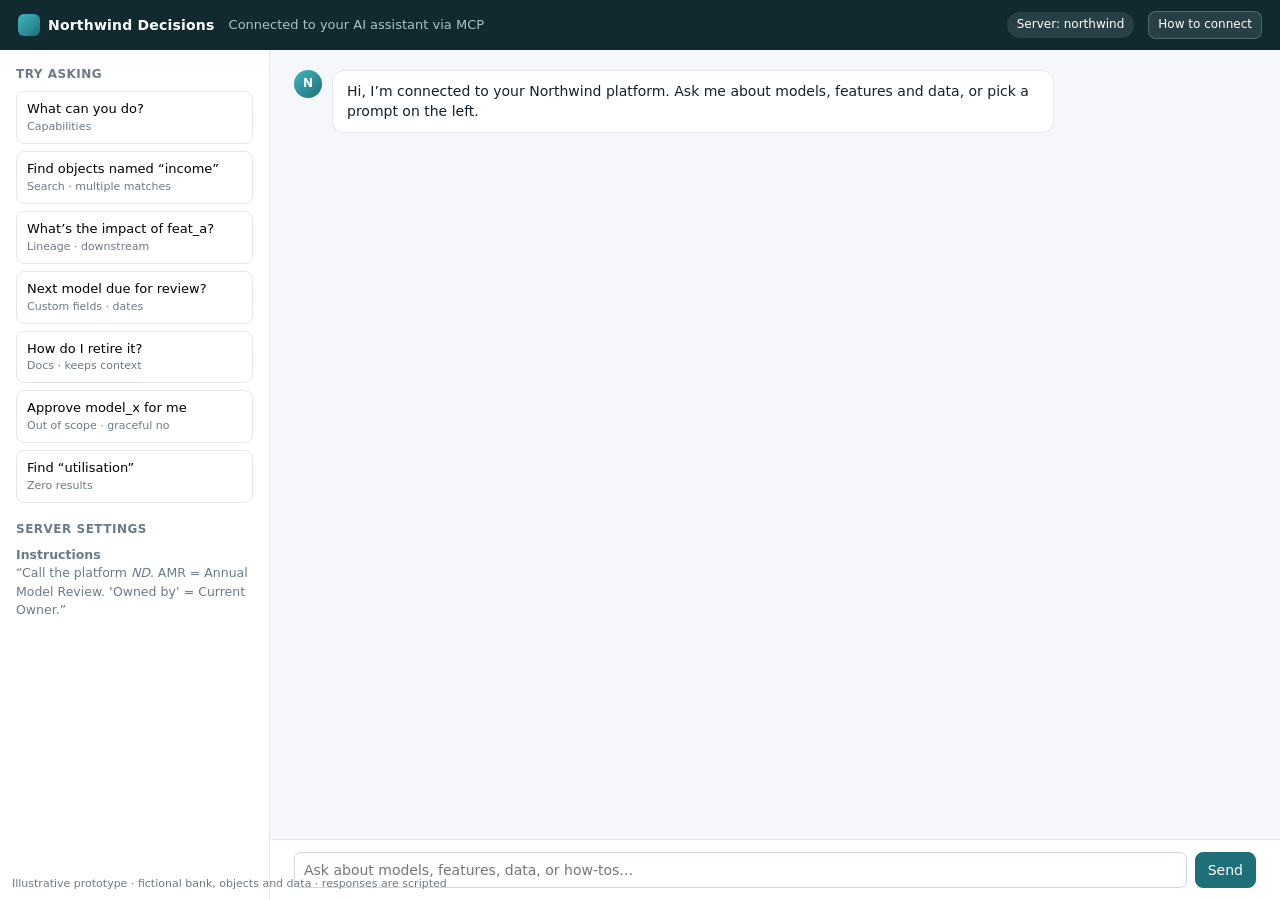
<file: prototypes/platform-assistant-mcp.html>
<!doctype html><html lang="en"><head><meta charset="utf-8"><meta name="viewport" content="width=device-width,initial-scale=1"><title>Platform assistant over MCP – prototype</title><style>:root{--ink:#14202b;--ink2:#3d4b59;--mut:#6b7a89;--line:#e3e8ee;--bg:#f5f7fa;--card:#fff;--brand:#1f6f78;--brand2:#e3f2f3;--acc:#f2b84b;--yel:#fff6d6;--red:#c93c3c;--grn:#2f8f5b;--blu:#3b6fd4;--org:#d9822b;--r:10px;--font:Inter,ui-sans-serif,system-ui,-apple-system,"Segoe UI",Roboto,sans-serif;--mono:ui-monospace,SFMono-Regular,Menlo,Consolas,monospace}
*{box-sizing:border-box}html,body{margin:0;height:100%}body{font:14px/1.45 var(--font);color:var(--ink);background:var(--bg)}
button{font:inherit;cursor:pointer}input,select,textarea{font:inherit;color:inherit}
.app{display:flex;flex-direction:column;height:100vh;min-height:620px}
.top{display:flex;align-items:center;gap:14px;padding:0 18px;height:50px;background:#102a30;color:#fff;flex:none}
.logo{display:flex;align-items:center;gap:8px;font-weight:700;letter-spacing:.2px}.logo i{width:22px;height:22px;border-radius:6px;background:linear-gradient(135deg,#3fb8c2,#1f6f78);display:inline-block}
.top .crumb{color:#a9c4c8;font-size:13px}.top .sp{flex:1}.top .pill{background:#ffffff1a;padding:4px 10px;border-radius:99px;font-size:12px}
.btn{border:1px solid var(--line);background:#fff;border-radius:8px;padding:7px 12px;font-weight:500;color:var(--ink)}.btn:hover{background:#f1f4f7}
.btn.p{background:var(--brand);border-color:var(--brand);color:#fff}.btn.p:hover{background:#185a62}.btn.p[disabled]{background:#9fbfc3;border-color:#9fbfc3;cursor:not-allowed}
.btn.s{padding:4px 9px;font-size:12px}.btn.g{border-color:transparent;background:transparent}.btn.g:hover{background:#eef2f5}
.tabs{display:flex;gap:2px;border-bottom:1px solid var(--line);padding:0 18px;background:#fff;flex:none}
.tab{padding:11px 14px;border:0;background:none;color:var(--mut);font-weight:500;border-bottom:2px solid transparent}.tab.on{color:var(--brand);border-color:var(--brand)}
.main{flex:1;overflow:auto;padding:20px 24px}
.card{background:var(--card);border:1px solid var(--line);border-radius:var(--r)}.pad{padding:16px}
h1{font-size:20px;margin:0 0 4px}h2{font-size:15px;margin:0 0 8px}.sub{color:var(--mut);font-size:13px}
.chip{display:inline-flex;align-items:center;gap:5px;padding:2px 9px;border-radius:99px;font-size:12px;font-weight:500;background:#eef2f5;color:var(--ink2)}
.chip.grn{background:#e2f4ea;color:#1d6b42}.chip.red{background:#fbe5e5;color:#9b2a2a}.chip.org{background:#fdeede;color:#9a5a12}.chip.blu{background:#e5edfb;color:#274e9e}.chip.yel{background:var(--yel);color:#7a5a00}
table{border-collapse:collapse;width:100%}th{font-size:12px;text-transform:uppercase;letter-spacing:.4px;color:var(--mut);text-align:left;padding:8px 10px;border-bottom:1px solid var(--line);background:#fafbfc}td{padding:8px 10px;border-bottom:1px solid #eef1f4;vertical-align:middle}
.mono{font-family:var(--mono);font-size:12.5px}.row{display:flex;gap:10px;align-items:center}.grow{flex:1}.gap{gap:16px}
input[type=text],select,textarea{border:1px solid #cfd8e0;border-radius:7px;padding:6px 9px;background:#fff;width:100%}
input:focus,select:focus,textarea:focus{outline:2px solid #1f6f7855;border-color:var(--brand)}
.hint{background:#fff9e6;border:1px solid #f3e2a8;border-radius:8px;padding:8px 12px;font-size:12.5px;color:#6b5400}
.toast{position:fixed;left:50%;bottom:24px;transform:translateX(-50%);background:#102a30;color:#fff;padding:10px 16px;border-radius:8px;opacity:0;transition:.25s;pointer-events:none;z-index:99}.toast.on{opacity:1}
.err{color:var(--red);font-size:12.5px}.ok{color:var(--grn);font-size:12.5px}
.tour{position:fixed;right:16px;bottom:16px;background:#fff;border:1px solid var(--line);border-left:4px solid var(--acc);border-radius:10px;padding:10px 14px;max-width:290px;box-shadow:0 8px 24px #0002;font-size:12.5px;z-index:90}
.tour b{display:block;margin-bottom:2px}.tour button{float:right;border:0;background:none;color:var(--mut)}
.note{position:fixed;left:12px;bottom:8px;font-size:11px;color:var(--mut);z-index:5}

.layout{display:grid;grid-template-columns:270px 1fr;flex:1;min-height:0}@media(max-width:820px){.layout{grid-template-columns:1fr}.side{display:none}}
.side{background:#fff;border-right:1px solid var(--line);padding:16px;overflow:auto}.side h2{font-size:12px;text-transform:uppercase;letter-spacing:.5px;color:var(--mut)}
.q{display:block;width:100%;text-align:left;border:1px solid var(--line);background:#fff;border-radius:8px;padding:8px 10px;margin-bottom:7px;font-size:13px}.q:hover{border-color:var(--brand);background:var(--brand2)}.q small{display:block;color:var(--mut);font-size:11px}
.chat{display:flex;flex-direction:column;min-height:0}.msgs{flex:1;overflow:auto;padding:20px 24px}.m{max-width:760px;margin-bottom:14px;display:flex;gap:10px}.m.u{margin-left:auto;justify-content:flex-end}
.bub{padding:10px 14px;border-radius:12px;background:#fff;border:1px solid var(--line)}.u .bub{background:var(--brand);color:#fff;border-color:var(--brand)}.av{width:28px;height:28px;border-radius:50%;background:linear-gradient(135deg,#3fb8c2,#1f6f78);flex:none;color:#fff;font-size:12px;display:grid;place-items:center;font-weight:700}
.bub p{margin:0 0 8px}.bub p:last-child{margin:0}.tool{font:11.5px var(--mono);color:var(--mut);background:#eef2f5;border-radius:6px;padding:3px 8px;margin-bottom:6px;display:inline-block}
.res{border:1px solid var(--line);border-radius:8px;padding:8px 10px;margin:6px 0;background:#fafbfc;display:block;cursor:pointer;text-align:left;width:100%}.res:hover{border-color:var(--brand)}.res b{color:var(--brand)}.res .s{color:var(--mut);font-size:12.5px}
.filters{font-size:12px;color:var(--mut);margin-top:6px}.nx{margin-top:8px;color:var(--ink2)}.fu{display:flex;gap:6px;flex-wrap:wrap;margin-top:8px}
.inp{display:flex;gap:8px;padding:12px 24px;border-top:1px solid var(--line);background:#fff}.inp input{flex:1}
.dots span{display:inline-block;width:6px;height:6px;margin-right:3px;border-radius:50%;background:#9bb;animation:b 1s infinite}.dots span:nth-child(2){animation-delay:.15s}.dots span:nth-child(3){animation-delay:.3s}@keyframes b{50%{transform:translateY(-4px)}}
.setup{background:#0f1b22;color:#d6e4ea;border-radius:8px;padding:10px 12px;font:12px/1.6 var(--mono);margin:8px 0;overflow:auto;white-space:pre}
</style></head><body><div class="app">
<div class="top"><div class="logo"><i></i>Northwind Decisions</div><span class="crumb">Connected to your AI assistant via MCP</span><span class="sp"></span><span class="pill">Server: northwind</span><button class="btn s" style="background:#ffffff1a;color:#fff;border-color:#ffffff33" onclick="setup()">How to connect</button></div>
<div class="layout"><div class="side"><h2>Try asking</h2>
<button class="q" onclick="ask('What can you do?')">What can you do?<small>Capabilities</small></button>
<button class="q" onclick="ask('find income')">Find objects named “income”<small>Search · multiple matches</small></button>
<button class="q" onclick="ask('what is the impact of feat_a')">What’s the impact of feat_a?<small>Lineage · downstream</small></button>
<button class="q" onclick="ask('what is the next model due for review')">Next model due for review?<small>Custom fields · dates</small></button>
<button class="q" onclick="ask('how do I retire it')">How do I retire it?<small>Docs · keeps context</small></button>
<button class="q" onclick="ask('approve model_x for me')">Approve model_x for me<small>Out of scope · graceful no</small></button>
<button class="q" onclick="ask('find utilisation')">Find “utilisation”<small>Zero results</small></button>
<h2 style="margin-top:18px">Server settings</h2><div class="sub" style="font-size:12.5px"><b>Instructions</b><br>“Call the platform <i>ND</i>. AMR = Annual Model Review. ‘Owned by’ = Current Owner.”</div></div>
<div class="chat"><div class="msgs" id="msgs"></div><form class="inp" onsubmit="event.preventDefault();ask($('#t').value);$('#t').value=''"><input id="t" type="text" placeholder="Ask about models, features, data, or how-tos…" autocomplete="off"><button class="btn p">Send</button></form></div></div></div>
<div class="note">Illustrative prototype · fictional bank, objects and data · responses are scripted</div>
<script>
const $=s=>document.querySelector(s);let ctx=null;
const link=(n)=>`<a href="#" onclick="return false" style="color:var(--brand)">${n} ↗</a>`;
function add(role,html,tool){const d=document.createElement('div');d.className='m '+(role==='u'?'u':'');d.innerHTML=(role==='u'?'':'<div class="av">N</div>')+`<div class="bub">${tool?`<span class="tool">⚙ ${tool}</span><br>`:''}${html}</div>`;$('#msgs').appendChild(d);$('#msgs').scrollTop=1e6;return d}
function fu(list){return `<div class="fu">${list.map(x=>`<button class="btn s" onclick="ask('${x[1]||x[0]}')">${x[0]}</button>`).join('')}</div>`}
const R={
cap:()=>({t:'list_capabilities',h:`<p>I can help you <b>find</b> objects, <b>trace lineage</b> (what feeds an object and what depends on it), <b>explain</b> what an object is, answer questions from <b>model custom fields</b> like review dates and owners, and <b>guide you through the docs</b>.</p><p>I can’t take actions yet (approve, register, run simulations), but I’ll point you to where to do them.</p>${fu([['Find an object','find income'],['Show impact of a feature','what is the impact of feat_a'],['Next model due','what is the next model due for review']])}`}),
find:()=>{ctx={type:'object',name:'income_verified_flag'};return{t:'search_objects(query="income", dedupe=true)',h:`<p><b>4 objects match “income”.</b> Which one?</p>
<button class="res" onclick="ask('open annual_income')"><b>1. annual_income</b> <span class="chip">Data element</span><div class="s">Approved v3 · Consumer Lending · matched on name</div></button>
<button class="res" onclick="ask('open income_stability_12m')"><b>2. income_stability_12m</b> <span class="chip">Feature</span><div class="s">Approved v2 · Cards · matched on name</div></button>
<button class="res" onclick="ask('open income_verified_flag')"><b>3. income_verified_flag</b> <span class="chip">Feature</span><div class="s">Draft v1 · Acquisition · matched on name</div></button>
<button class="res" onclick="ask('open hh_income_band')"><b>4. hh_income_band</b> <span class="chip">Feature</span><div class="s">Retired v5 · Cards · matched on alias</div></button>
<div class="filters">Searched: name, alias · all object types · one row per object (versions collapsed)</div><div class="nx">Reply with a number to open one, or narrow by status, group or type.</div>`}},
open:(n)=>({t:'get_object(name="'+n+'")',h:`<p><b>${n}</b> <span class="chip grn">Approved v3</span> · ${n.includes('income')?'Feature':'Model'}<br><span class="sub">Owner: Priya Nair · Group: Consumer Lending</span></p><p>Monthly verified income divided by stated income, capped at 1.5.</p><div class="nx">${link('Open in platform')}</div>${fu([['See definition','show definition'],['Lineage','what is the impact of feat_a'],['How to retire','how do I retire it']])}`}),
impact:()=>{ctx={type:'feature',name:'feat_a'};return{t:'get_lineage(object="feat_a", direction="downstream")',h:`<p><b>feat_a</b> (approved v3) is used by <b>3 features</b> and <b>2 models</b>.</p><p><b>Features:</b> income_stability_12m (approved), income_verified_flag (approved), hh_income_band (draft)<br><b>Models:</b> pd_scorecard_v2 (approved), marketing_score (approved)</p><div class="filters">Direction: downstream · version traced: v3 · counts are per object, not per version</div><div class="nx">Want the upstream side, or to drill into specific columns?</div>${fu([['Upstream','what feeds feat_a'],['How do I retire it?','how do I retire it']])}`}},
up:()=>({t:'get_lineage(object="feat_a", direction="upstream")',h:`<p><b>feat_a</b> v3 is built from <b>2 data elements</b> and <b>1 table</b>.</p><p>Data elements: monthly_income, stated_income<br>Table: applications_core (columns: income_m, income_s)</p><div class="nx">Tables have no versions, so none is shown.</div>`}),
due:()=>({t:'list_model_custom_fields() → search_models(filter=…)',h:`<p>Using <b>Next AMR</b> (Annual Model Review). Nearest first, overdue called out:</p>
<button class="res"><b>Mortgage Prepay v5</b> <span class="chip red">overdue 3 days</span><div class="s">Next AMR: 2026-10-01 · Owner: Luis Ortega</div></button>
<button class="res"><b>SME Line Utilisation v2</b><div class="s">Next AMR: 2026-10-28 · Owner: Daniel Okoye</div></button>
<button class="res"><b>Retail PD Scorecard v4</b><div class="s">Next AMR: 2026-11-14 · Owner: Priya Nair</div></button>
<div class="filters">Filters: Usage Status = Production · sorted by Next AMR ascending. “Review” could also mean OPA or Validation, say if you meant one of those.</div><div class="nx">Want full details of any of these, or narrow by owner?</div>`}),
docs:()=>{const n=ctx?ctx.name:'this object';return{t:'search_docs("retire object")',h:`<p>To retire <b>${n}</b>:</p><ol style="margin:0 0 8px 18px;padding:0"><li>Open the object and go to <b>Details</b>.</li><li>Click <b>Change status</b> and choose <b>Retire</b>.</li><li>Confirm. Objects that use it will be flagged, not changed.</li></ol><div class="nx">Source: ${link('Docs › Object lifecycle › Retiring objects')}<br>Want me to check what would be affected first?</div>${fu([['Check impact','what is the impact of feat_a']])}`}},
no:()=>({t:'—',h:`<p>I can’t approve objects yet: that action isn’t among my current capabilities.</p><p>You can approve it from the object’s <b>Approvals</b> tab. I can show you its approval history or who the approver is.</p>${fu([['What can you do?']])}`}),
util:()=>({t:'search_objects(query="utilization", fuzzy=true)',h:`<p>Found <b>revolving_utilization</b> <span class="chip">Feature</span> (approved v2 · Cards). Matched on name.</p><div class="nx">Want its definition, inputs, lineage or approval history?</div>${fu([['Lineage','what is the impact of feat_a'],['Definition','show definition']])}`}),
none:()=>({t:'search_objects(query="utilisation")',h:`<p>Nothing matched “<b>utilisation</b>”.</p><p>Searched: name, alias, tags, across all object types. Try the broader “util”, the alternate spelling “utilization”, or drop filters.</p>${fu([['Try “utilization”','find utilization']])}`}),
def:()=>({t:'get_object_definition',h:`<p>Short version: it divides verified income by stated income and caps the ratio at 1.5.</p><div class="setup">ratio = verified_income / stated_income\nreturn min(ratio, 1.5)</div><div class="nx">${link('Open full definition')}</div>`})};
function ask(q){q=(q||'').trim();if(!q)return;add('u',q);const l=q.toLowerCase();let k;
 if(/what can you|how do i use|capab/.test(l))k='cap';else if(/utilis/.test(l))k='none';else if(/utiliz/.test(l))k='util';else if(/^find|where is|search/.test(l))k='find';else if(/^open (.+)/.test(l)){const n=q.slice(5);ctx={name:n};k=['open',n]}else if(/feed|upstream/.test(l))k='up';else if(/impact|uses|depend/.test(l))k='impact';else if(/due|review|amr/.test(l))k='due';else if(/retire|how do i/.test(l))k='docs';else if(/approve|register|run a sim/.test(l))k='no';else if(/definition|logic/.test(l))k='def';else k='cap';
 const th=add('a','<span class="dots"><span></span><span></span><span></span></span>');setTimeout(()=>{th.remove();const r=Array.isArray(k)?R[k[0]](k[1]):R[k]();add('a',r.h,r.t==='—'?null:r.t)},650)}
function setup(){add('a',`<p>Each instance has its own MCP URL. Add it to your AI assistant, sign in with your usual login, pick a workspace, and start asking.</p><div class="setup">claude mcp add --transport http northwind https://mcp.northwind.example/mcp\nclaude mcp login northwind</div><div class="nx">Admins set the server name and a short instruction note (aliases, acronyms, field meanings) in Settings › AI › MCP.</div>`)}
add('a','Hi, I’m connected to your Northwind platform. Ask me about models, features and data, or pick a prompt on the left.');
</script></body></html>
</file>
<file: styles.css>
/* ==========================================================================
   Rinkle Sebastian - portfolio
   Design: "warm paper" - bone/sand grounds, charcoal ink, deep teal + clay.
   Always light by default; dark is opt-in only, never system-driven.
   Display: Fraunces (soft + wonk for personality). UI: Inter.
   ========================================================================== */

/* ---------- Signature font: self-hosted + preloaded so it never flashes ---------- */
@font-face {
  font-family: "Dancing Script";
  font-style: normal;
  font-weight: 700;
  font-display: block;
  src: url("assets/fonts/dancing-script-700.woff2") format("woff2");
}

/* ---------- Tokens: light (default) ---------- */
:root {
  color-scheme: light;

  --bg:          #fbf8f3;   /* warm bone */
  --bg-band:     #f4efe5;   /* sand band */
  --surface:     #ffffff;
  --surface-2:   #f7f2e9;
  --surface-3:   #efe8db;

  --text:        #1b1a17;   /* charcoal, not black */
  --text-2:      #403b34;
  --muted:       #6e675d;
  --border:      #e7dfd1;
  --border-2:    #d9cfbd;

  --ink:         #0f766e;   /* deep teal */
  --ink-hover:   #0b5f58;
  --ink-soft:    #d5ebe7;
  --ink-contrast:#ffffff;

  --clay:        #bf5a33;   /* terracotta */
  --clay-soft:   #f6e2d8;
  --gold:        #d79a1e;
  --gold-soft:   #f8ebcd;
  --plum:        #6d5ba8;
  --sage:        #3f7d5c;   /* forest green, for the BCG mark */
  --sage-soft:   #dfeee4;

  --hl-teal:     #9fd8d0;
  --hl-gold:     #f3cf7e;

  --radius:      18px;
  --radius-sm:   12px;
  --radius-lg:   26px;
  --maxw:        1220px;

  --shadow-sm:   0 1px 2px rgba(49, 38, 20, .05), 0 2px 6px rgba(49, 38, 20, .04);
  --shadow:      0 2px 4px rgba(49, 38, 20, .04), 0 10px 28px rgba(49, 38, 20, .07);
  --shadow-lg:   0 4px 10px rgba(49, 38, 20, .05), 0 22px 50px rgba(49, 38, 20, .11);

  --grain:       .5;
  --ease:        cubic-bezier(.22, 1, .36, 1);
}

/* ---------- Tokens: dark (opt-in via the toggle only, never follows system) ---------- */
:root[data-theme="dark"] {
  color-scheme: dark;
  --bg:          #161411;
  --bg-band:     #1d1a16;
  --surface:     #1f1c18;
  --surface-2:   #272320;
  --surface-3:   #312c27;
  --text:        #f6f2ea;
  --text-2:      #e0d9cd;
  --muted:       #a39b8d;
  --border:      #332e28;
  --border-2:    #443d35;
  --ink:         #4ecdc0;
  --ink-hover:   #7bdcd1;
  --ink-soft:    #15302d;
  --ink-contrast:#06211e;
  --clay:        #e8845c;
  --clay-soft:   #3a2419;
  --gold:        #e8b545;
  --gold-soft:   #392d14;
  --plum:        #a08fdc;
  --sage:        #6fbf94;
  --sage-soft:   #163626;
  --hl-teal:     #2b6a63;
  --hl-gold:     #7a5c1c;
  --shadow-sm:   0 1px 2px rgba(0,0,0,.3), 0 2px 6px rgba(0,0,0,.25);
  --shadow:      0 2px 4px rgba(0,0,0,.25), 0 10px 28px rgba(0,0,0,.4);
  --shadow-lg:   0 4px 10px rgba(0,0,0,.3), 0 22px 50px rgba(0,0,0,.5);
  --grain:       .22;
}

/* ---------- Reset ---------- */
*, *::before, *::after { box-sizing: border-box; }
* { margin: 0; padding: 0; }
html { scroll-behavior: smooth; scroll-padding-top: 5.5rem; -webkit-text-size-adjust: 100%; }

body {
  font-family: "Inter", system-ui, -apple-system, "Segoe UI", sans-serif;
  font-size: 1rem;
  line-height: 1.68;
  background: var(--bg);
  color: var(--text-2);
  -webkit-font-smoothing: antialiased;
  text-rendering: optimizeLegibility;
  transition: background .3s var(--ease), color .3s var(--ease);
  overflow-x: hidden;
}

/* Paper grain: keeps the off-white from reading as flat default white */
body::before {
  content: "";
  position: fixed;
  inset: 0;
  z-index: 9000;
  pointer-events: none;
  opacity: var(--grain);
  mix-blend-mode: multiply;
  background-image: url("data:image/svg+xml,%3Csvg xmlns='http://www.w3.org/2000/svg' width='160' height='160'%3E%3Cfilter id='n'%3E%3CfeTurbulence type='fractalNoise' baseFrequency='.85' numOctaves='3' stitchTiles='stitch'/%3E%3CfeColorMatrix type='saturate' values='0'/%3E%3C/filter%3E%3Crect width='160' height='160' filter='url(%23n)' opacity='.055'/%3E%3C/svg%3E");
}
h1, h2, h3, h4, .display {
  font-family: "Fraunces", "Iowan Old Style", Georgia, serif;
  overflow-wrap: break-word;
  font-variation-settings: "SOFT" 40, "WONK" 1;
  color: var(--text);
  line-height: 1.15;
  letter-spacing: -.015em;
  font-weight: 600;
}
p { text-wrap: pretty; }
strong { color: var(--text); font-weight: 600; }
a { color: var(--ink); text-decoration-thickness: 1.5px; text-underline-offset: 3px; }
img, svg { display: block; max-width: 100%; }
::selection { background: var(--hl-gold); color: var(--text); }

:where(a, button, .btn, input, [tabindex]):focus-visible {
  outline: 2.5px solid var(--clay);
  outline-offset: 3px;
  border-radius: 6px;
}

/* ---------- Layout ---------- */
.wrap { max-width: var(--maxw); margin-inline: auto; padding-inline: clamp(1rem, 3.2vw, 1.75rem); }
main { position: relative; z-index: 2; }
.section { padding-block: clamp(2.5rem, 5.5vw, 4.25rem); }
.band { background: var(--bg-band); border-block: 1px solid var(--border); }

.section__head { max-width: 46rem; margin-bottom: clamp(2rem, 4vw, 2.75rem); }
.section__title { font-size: clamp(1.7rem, 4.2vw, 2.5rem); }
.section__lead { color: var(--muted); margin-top: .85rem; font-size: 1.04rem; }
.inline-link { color: var(--ink); font-weight: 500; }
.inline-link:hover { color: var(--ink-hover); }

.link-arrow {
  display: inline-flex; align-items: center; gap: .45rem;
  margin-top: 1.4rem;
  color: var(--ink); font-weight: 600; font-size: .95rem;
  text-decoration: none;
}
.link-arrow::after { content: "→"; transition: transform .25s var(--ease); }
.link-arrow:hover { color: var(--ink-hover); }
.link-arrow:hover::after { transform: translateX(5px); }

/* ---------- Hand-drawn highlight ---------- */
.hl { position: relative; white-space: nowrap; color: var(--text); }
.hl::after {
  content: "";
  position: absolute;
  left: -.05em; right: -.05em; bottom: -.14em;
  height: .36em;
  background-color: var(--hl-teal);
  -webkit-mask: var(--squiggle) no-repeat center / 100% 100%;
          mask: var(--squiggle) no-repeat center / 100% 100%;
  --squiggle: url("data:image/svg+xml,%3Csvg xmlns='http://www.w3.org/2000/svg' viewBox='0 0 200 16' preserveAspectRatio='none'%3E%3Cpath d='M4 11.5c26-5.6 58-7.8 92-7 34 .8 70 4.4 100 1.6' fill='none' stroke='%23000' stroke-width='5.5' stroke-linecap='round'/%3E%3C/svg%3E");
}
.hl--gold::after { background-color: var(--hl-gold); }
.hl--clay::after { background-color: var(--clay); opacity: .45; }

/* ---------- Nav ---------- */
.nav {
  position: sticky; top: 0; z-index: 60;
  background: color-mix(in srgb, var(--bg) 82%, transparent);
  backdrop-filter: saturate(140%) blur(14px);
  -webkit-backdrop-filter: saturate(140%) blur(14px);
  border-bottom: 1px solid transparent;
  transition: border-color .25s, box-shadow .25s;
}
.nav.is-stuck { border-bottom-color: var(--border); box-shadow: var(--shadow-sm); }
.nav__inner {
  max-width: var(--maxw); margin-inline: auto;
  padding: .7rem clamp(1rem, 3.2vw, 1.75rem);
  display: grid; grid-template-columns: 1fr auto 1fr; align-items: center; gap: 1rem;
}
.nav__brand {
  justify-self: start;
  color: var(--text); text-decoration: none;
  display: inline-flex; align-items: baseline; gap: .12em;
  white-space: nowrap;
}
.nav__brand-name {
  font-family: "Dancing Script", "Fraunces", cursive;
  font-weight: 700; font-size: 1.7rem; line-height: 1;
  transition: color .2s;
}
.nav__brand:hover .nav__brand-name { color: var(--ink); }
.nav__bracket {
  font-family: "Inter", sans-serif;
  font-weight: 600; font-size: .95rem;
  color: var(--clay); opacity: .7;
}
.nav__links { display: flex; align-items: center; gap: .1rem; justify-self: center; }
.nav__links a {
  position: relative;
  padding: .45rem .9rem;
  border-radius: 999px;
  text-decoration: none;
  color: var(--muted);
  font-weight: 500; font-size: .93rem;
  transition: color .2s;
  overflow: hidden;
}
.nav__links a::before {
  content: "";
  position: absolute; left: .9rem; right: .9rem; bottom: .38rem;
  height: 2px; border-radius: 2px;
  background: var(--ink);
  transform: scaleX(0); transform-origin: left;
  transition: transform .25s var(--ease);
}
.nav__links a:hover { color: var(--text); }
.nav__links a:hover::before { transform: scaleX(1); }
.nav__links a.is-active { color: var(--ink); background: var(--ink-soft); }
.nav__links a.is-active::before { display: none; }

.nav__actions { display: flex; align-items: center; gap: .5rem; justify-self: end; }
.nav__social {
  display: inline-grid; place-items: center;
  width: 38px; height: 38px;
  border: 1px solid var(--border);
  border-radius: 11px;
  background: var(--surface);
  color: var(--text-2);
  flex: 0 0 auto;
  transition: background .2s, border-color .2s, color .2s, transform .2s var(--ease);
}
.nav__social svg { width: 18px; height: 18px; }
.nav__social:hover { color: var(--ink); border-color: var(--ink); transform: translateY(-1px); }

/* Branded, not just muted outlines: each one carries its own colour so the
   row reads at a glance instead of blending into one grey row of icons. */
.nav__social--mail, .nav__social--github, .nav__social--linkedin {
  color: #fff; border-color: transparent;
  box-shadow: var(--shadow-sm);
}
.nav__social--mail     { background: #ea4335; }
.nav__social--github   { background: #181717; }
.nav__social--linkedin { background: #0a66c2; }
.nav__social--mail:hover     { background: #d33a2c; border-color: transparent; color: #fff; transform: translateY(-2px); box-shadow: var(--shadow); }
.nav__social--github:hover   { background: #000;     border-color: transparent; color: #fff; transform: translateY(-2px); box-shadow: var(--shadow); }
.nav__social--linkedin:hover { background: #0856a3;  border-color: transparent; color: #fff; transform: translateY(-2px); box-shadow: var(--shadow); }

.icon-btn {
  display: inline-grid; place-items: center;
  width: 38px; height: 38px;
  border: 1px solid var(--border);
  border-radius: 11px;
  background: var(--surface);
  color: var(--text-2);
  cursor: pointer;
  flex: 0 0 auto;
  transition: background .2s, border-color .2s, color .2s, transform .2s var(--ease);
}
.icon-btn:hover { color: var(--ink); border-color: var(--ink); transform: translateY(-1px); }
.icon-btn svg { width: 18px; height: 18px; }
.theme-toggle .moon { display: none; }
:root[data-theme="dark"] .theme-toggle .sun { display: none; }
:root[data-theme="dark"] .theme-toggle .moon { display: block; }
.nav__burger { display: none; }

/* ---------- Buttons ---------- */
.btn {
  position: relative;
  display: inline-flex; align-items: center; justify-content: center; gap: .5rem;
  padding: .72rem 1.4rem;
  border-radius: 999px;
  border: 1px solid transparent;
  font-family: "Inter", sans-serif;
  font-weight: 600; font-size: .94rem;
  text-decoration: none;
  cursor: pointer;
  overflow: hidden;
  transition: transform .2s var(--ease), box-shadow .22s, background .2s, color .2s, border-color .2s;
}
.btn svg { width: 17px; height: 17px; }
.btn--primary { background: var(--ink); color: var(--ink-contrast); box-shadow: var(--shadow-sm); }
.btn--primary:hover { background: var(--ink-hover); transform: translateY(-2px); box-shadow: var(--shadow); }
.btn--primary::after {
  content: "";
  position: absolute; top: 0; bottom: 0; left: -60%; width: 40%;
  background: linear-gradient(115deg, transparent, rgba(255, 255, 255, .35), transparent);
  transform: skewX(-20deg);
  transition: left .55s var(--ease);
}
.btn--primary:hover::after { left: 130%; }
.btn--ghost { background: var(--surface); color: var(--text); border-color: var(--border-2); }
.btn--ghost:hover { border-color: var(--ink); color: var(--ink); transform: translateY(-2px); box-shadow: var(--shadow-sm); }
.btn--quiet { background: transparent; color: var(--muted); border-color: var(--border); }
.btn--quiet:hover { color: var(--text); border-color: var(--border-2); }

/* ---------- Hero ---------- */
.hero {
  position: relative;
  display: grid;
  grid-template-columns: minmax(0, 1.25fr) minmax(0, .9fr);
  gap: clamp(1.5rem, 4vw, 3.5rem);
  align-items: center;
  padding-block: clamp(2.5rem, 6vw, 4.5rem) clamp(2.5rem, 5vw, 4rem);
}
.hero__greet {
  display: inline-flex; align-items: center; gap: .5rem;
  font-family: "Fraunces", serif;
  font-variation-settings: "SOFT" 60, "WONK" 1;
  font-weight: 600;
  font-size: clamp(1.35rem, 3.2vw, 1.85rem);
  color: var(--text);
}
.wave {
  width: 1.15em; height: 1.15em;
  transform-origin: 72% 78%;
  animation: wave 2.6s ease-in-out infinite;
}
@keyframes wave {
  0%, 62%, 100% { transform: rotate(0deg); }
  8%, 28%  { transform: rotate(15deg); }
  18%, 38% { transform: rotate(-9deg); }
}
.hero__title {
  font-size: clamp(1.85rem, 5.4vw, 3.55rem);
  font-weight: 700;
  font-variation-settings: "SOFT" 30, "WONK" 1;
  margin: .55rem 0 1.15rem;
  max-width: 20ch;
}
.hero__sub { color: var(--muted); max-width: 46ch; font-size: 1.065rem; }
.hero__cta { display: flex; flex-wrap: wrap; gap: .7rem; margin-top: 1.9rem; }

/* Hero visual */
.hero__visual { position: relative; display: grid; place-items: center; min-height: 300px; }
.hero__visual--sm { min-height: 230px; }
.blob { position: absolute; border-radius: 50%; filter: blur(32px); z-index: 0; }
.blob--1 {
  width: 17rem; height: 17rem; top: 2%; left: 4%;
  background: radial-gradient(circle at 35% 35%, var(--ink), transparent 68%);
  opacity: .3; animation: float1 11s ease-in-out infinite;
}
.blob--2 {
  width: 13rem; height: 13rem; bottom: 2%; right: 6%;
  background: radial-gradient(circle at 65% 65%, var(--gold), transparent 68%);
  opacity: .42; animation: float2 13s ease-in-out infinite;
}
.blob--3 {
  width: 9rem; height: 9rem; top: 46%; right: 34%;
  background: radial-gradient(circle at 50% 50%, var(--clay), transparent 70%);
  opacity: .22; animation: float1 15s ease-in-out infinite reverse;
}
@keyframes float1 { 50% { transform: translate(14px, -16px) scale(1.05); } }
@keyframes float2 { 50% { transform: translate(-16px, 12px) scale(1.04); } }
.illus {
  position: relative; z-index: 1;
  width: clamp(240px, 94%, 410px); height: auto;
  filter: drop-shadow(0 18px 34px rgba(49, 38, 20, .18));
}

/* ---------- Split: about + what I do ---------- */
.split {
  display: grid;
  grid-template-columns: minmax(0, 1fr) minmax(0, 1fr);
  gap: clamp(1.75rem, 4vw, 3.25rem);
  align-items: start;
}
.split__intro p { color: var(--muted); margin-top: 1rem; }
.split__cards { display: grid; gap: .9rem; }
.do-card {
  position: relative;
  display: grid; grid-template-columns: 2.6rem minmax(0, 1fr); gap: 1rem;
  align-items: start;
  background: var(--surface);
  border: 1px solid var(--border);
  border-radius: var(--radius);
  padding: 1.25rem 1.4rem;
  box-shadow: var(--shadow-sm);
  transition: transform .25s var(--ease), border-color .25s, box-shadow .25s;
}
.do-card:hover { transform: translateX(5px); border-color: var(--ink); box-shadow: var(--shadow); }
.do-card__icon {
  display: inline-grid; place-items: center;
  width: 2.6rem; height: 2.6rem;
  border-radius: 13px;
  background: var(--ink-soft); color: var(--ink);
}
.do-card__icon svg { width: 20px; height: 20px; }
.do-card:nth-child(2) .do-card__icon { background: var(--gold-soft); color: var(--gold); }
.do-card:nth-child(3) .do-card__icon { background: var(--clay-soft); color: var(--clay); }
.do-card h3 { font-size: 1.08rem; margin-bottom: .25rem; }
.do-card p { color: var(--muted); font-size: .915rem; line-height: 1.6; }

/* ---------- Work cards ---------- */
.work-featured {
  display: grid;
  grid-template-columns: repeat(auto-fit, minmax(min(100%, 22rem), 1fr));
  gap: 1.35rem;
  margin-bottom: 1.35rem;
}
.grid--projects {
  display: grid;
  grid-template-columns: repeat(2, minmax(0, 1fr));
  gap: 1.35rem;
}
@media (max-width: 720px) { .grid--projects { grid-template-columns: 1fr; } }

.pcard {
  position: relative;
  display: flex; flex-direction: column;
  background: var(--surface);
  border: 1px solid var(--border);
  border-radius: var(--radius-lg);
  overflow: hidden;
  box-shadow: var(--shadow-sm);
  transition: transform .3s var(--ease), border-color .25s, box-shadow .3s;
}
.pcard--link { text-decoration: none; color: inherit; }
.pcard--link:hover { transform: translateY(-6px); border-color: var(--border-2); box-shadow: var(--shadow-lg); }
.pcard--soon { background: var(--bg-band); }
.pcard--soon:hover { transform: translateY(-3px); box-shadow: var(--shadow); }

.pcard__media {
  position: relative;
  aspect-ratio: 16 / 7;
  display: flex; align-items: flex-end;
  padding: 1rem 1.1rem;
  overflow: hidden;
}
.pcard__media::after {
  content: "";
  position: absolute; inset: 0;
  background-image: radial-gradient(rgba(255,255,255,.26) 1px, transparent 1px);
  background-size: 14px 14px;
  opacity: .5;
}
.pcard__media--mcp  { background: linear-gradient(135deg, #0f766e 0%, #155e75 55%, #1e3a5f 100%); }
.pcard__media--duo  { background: linear-gradient(135deg, #0d9488 0%, #2563a8 100%); }
.pcard__media--cyber{ background: linear-gradient(135deg, #5b4a9c 0%, #7c3f6e 100%); }
.pcard__media--a    { background: linear-gradient(135deg, #0f766e 0%, #134e4a 100%); }
.pcard__media--b    { background: linear-gradient(135deg, #b4541f 0%, #7c3a12 100%); }
.pcard__media--c    { background: linear-gradient(135deg, #0e7490 0%, #155e75 100%); }
.pcard__media--d    { background: linear-gradient(135deg, #6d28d9 0%, #4c1d95 100%); }

.pcard__media--flat {
  aspect-ratio: auto; min-height: 3.5rem; padding: 1rem 1.3rem 0;
  background: none;
}
.pcard__media--flat::after { display: none; }

.pcard__tag {
  position: relative; z-index: 1;
  display: inline-flex; align-items: center; gap: .4rem;
  background: rgba(10, 20, 20, .34);
  border: 1px solid rgba(255, 255, 255, .22);
  color: #fff;
  font-size: .72rem; font-weight: 600; letter-spacing: .02em;
  padding: .26rem .72rem;
  border-radius: 999px;
  backdrop-filter: blur(6px);
}
.pcard__award {
  position: absolute; top: .85rem; right: .9rem; z-index: 1;
  display: inline-flex; align-items: center; gap: .35rem;
  background: var(--gold); color: #3b2704;
  font-size: .72rem; font-weight: 700;
  padding: .3rem .7rem; border-radius: 999px;
  box-shadow: 0 4px 12px rgba(0,0,0,.2);
  transform: rotate(3deg);
}
.pcard__award svg { width: 13px; height: 13px; }

/* A real screenshot of the prototype used as the card cover, instead of
   an invented animation: show the top of the screen (the stats bar and
   the headline moment), not a stretched or centred crop. */
.pcard__media--shot img {
  position: absolute; inset: 0; z-index: 0;
  width: 100%; height: 100%;
  object-fit: cover; object-position: center 9%;
}
.pcard__media--shot::before {
  content: "";
  position: absolute; inset: 0; z-index: 1;
  background: linear-gradient(to top, rgba(8, 14, 14, .62), transparent 65%);
}

/* A real screenshot of the prototype, presented as a clean card rather
   than a literal device frame (it's a cropped screen, not a full phone). */
.cs-shot {
  max-width: 360px;
  margin: 1.9rem auto 0;
  border-radius: var(--radius-lg);
  overflow: hidden;
  border: 1px solid var(--border);
  box-shadow: var(--shadow-lg);
  background: #fff;
}
.cs-shot img { width: 100%; height: auto; display: block; }
.cs-shot__cap {
  padding: .75rem 1.1rem;
  font-size: .82rem; color: var(--muted);
  border-top: 1px solid var(--border);
  background: var(--surface);
  text-align: center;
}

.pcard__body { padding: 1.3rem 1.4rem 1.5rem; display: flex; flex-direction: column; flex: 1; }
.pcard__body h3 { font-size: 1.18rem; margin-bottom: .45rem; }
.pcard--soon .pcard__body { padding: 1.1rem 1.3rem 1.3rem; }
.pcard--soon .pcard__body h3 { font-size: 1.02rem; }
.pcard__body p { color: var(--muted); font-size: .915rem; line-height: 1.6; }
.pcard__stack { display: flex; flex-wrap: wrap; gap: .4rem; margin-top: .95rem; }
.chip {
  font-size: .72rem; font-weight: 600; color: var(--text-2);
  background: var(--surface-2);
  border: 1px solid var(--border);
  padding: .2rem .6rem; border-radius: 7px;
}
.pcard__meta {
  display: flex; justify-content: space-between; align-items: center; gap: .8rem;
  margin-top: auto; padding-top: 1.1rem;
  font-size: .8rem; color: var(--muted);
}
.pcard--soon .pcard__meta { padding-top: .9rem; }
.pcard__live, .pcard__soon {
  font-weight: 600; font-size: .745rem;
  padding: .22rem .62rem; border-radius: 999px;
  white-space: nowrap;
}
.pcard__live { color: var(--ink); background: var(--ink-soft); }
.pcard__soon { color: var(--clay); background: var(--clay-soft); }
.pcard--link .pcard__live::after { content: " →"; }

/* ---------- Experience / education ----------
   No boxed-card look here on purpose: a plain white card read as a
   mismatched surface sitting on the warm band. Instead the content just
   sits on the section's own background, separated by a hairline and a
   soft tinted highlight on hover, with the logo threaded on a running
   connector line between entries. */
.exp-list {
  --mark: 56px;
  position: relative;
  display: grid;
}
.exp-list--lg { --mark: 76px; }
.exp-list::before {
  content: "";
  position: absolute;
  left: calc(var(--mark) / 2 - 1px);
  top: calc(var(--mark) / 2); bottom: calc(var(--mark) / 2);
  width: 2px;
  background: var(--border-2);
  z-index: 0;
}
.exp-row {
  position: relative; z-index: 1;
  display: grid;
  grid-template-columns: var(--mark) minmax(0, 1fr);
  gap: 1.35rem;
  align-items: start;
  padding: 1.15rem .6rem;
  margin-inline: -.6rem;
  border-radius: var(--radius);
  transition: background .25s;
}
.exp-row:not(:last-child) { border-bottom: 1px solid var(--border); }
.exp-row:hover { background: var(--surface-2); }
.exp-row__mark { width: var(--mark); height: var(--mark); margin-top: .1rem; }
/* Education rows have no bullet list under them, so centre the logo
   against the two-line title+institution block instead of top-aligning it. */
.exp-list--lg .exp-row { align-items: center; }
.exp-list--lg .exp-row__mark { margin-top: 0; }
.exp-row__head {
  display: flex; flex-wrap: wrap; justify-content: space-between; align-items: baseline;
  gap: .5rem 1.25rem;
}
.exp-row__role h3 { font-size: 1.14rem; transition: transform .2s var(--ease); }
.exp-row:hover .exp-row__role h3 { transform: translateX(3px); }
.exp-row__role p { color: var(--ink); font-size: .9rem; font-weight: 500; margin-top: .25rem; }
.exp-row__date {
  color: var(--muted); font-size: .84rem; white-space: nowrap;
  font-variant-numeric: tabular-nums;
}
.exp-row__points { list-style: none; margin-top: .8rem; display: grid; gap: .45rem; }
.exp-row__points li {
  color: var(--muted); font-size: .89rem; line-height: 1.55;
  padding-left: 1.1rem; position: relative;
  white-space: nowrap; overflow: hidden; text-overflow: ellipsis;
}
.exp-row__points li::before {
  content: ""; position: absolute; left: 0; top: .62em;
  width: 5px; height: 5px; border-radius: 50%;
  background: var(--ink); opacity: .65;
}

/* Organisation / institution logos: real artwork, sat on a neutral plate
   so a square icon, a circular seal and a crest all read consistently. */
.org-logo-img {
  display: grid; place-items: center;
  width: var(--mark, 56px); height: var(--mark, 56px);
  padding: 9px;
  border-radius: 16px;
  background: #fff;
  border: 1px solid var(--border-2);
  box-shadow: var(--shadow-sm);
  overflow: hidden;
  flex: 0 0 auto;
}
.org-logo-img img { width: 100%; height: 100%; object-fit: contain; display: block; }
.org-logo-img--lg { --mark: 76px; padding: 12px; border-radius: 21px; }
.org-logo-img--dark { background: var(--text); border-color: var(--text); }

/* ---------- Interests / outside work ---------- */
.interests-label {
  margin-top: 2.1rem;
  font-size: .745rem; font-weight: 700;
  text-transform: uppercase; letter-spacing: .14em;
  color: var(--clay);
}
/* The shelf: one row of real objects, not a grid of identical feature
   cards. Each piece sits at its own small angle like something actually
   placed there, grounded by its own shadow on a drawn ledge, no two
   treated quite the same way (the photo gets a frame, not a token). */
.shelf {
  position: relative;
  display: flex; flex-wrap: wrap; align-items: flex-end;
  gap: 1.9rem 2.3rem;
  margin-top: 1.5rem;
  padding-bottom: 1.6rem;
}
.shelf::after {
  content: "";
  position: absolute; left: .2rem; right: .2rem; bottom: 0;
  height: 2px;
  background: linear-gradient(90deg, transparent, var(--border-2) 6%, var(--border-2) 94%, transparent);
}
.shelf-item {
  position: relative;
  display: flex; flex-direction: column; align-items: center;
  width: 6.4rem;
  transform: rotate(var(--tilt, 0deg));
  transition: transform .3s var(--ease);
}
.shelf-item:hover { transform: rotate(0deg) translateY(-5px); }
.shelf-item__token {
  display: grid; place-items: center;
  width: 4rem; height: 4rem;
  border-radius: 50%;
  background: var(--token-bg, var(--ink-soft));
  color: var(--token-fg, var(--ink));
  box-shadow: 0 10px 16px -7px rgba(30, 20, 5, .4), inset 0 0 0 1px rgba(255, 255, 255, .3);
}
.shelf-item__token svg { width: 1.8rem; height: 1.8rem; }
.shelf-item__label {
  margin-top: .65rem;
  font-family: "Fraunces", serif; font-variation-settings: "SOFT" 40, "WONK" 1;
  font-weight: 700; font-size: .9rem; color: var(--text); text-align: center;
}
.shelf-item__tag { margin-top: .15rem; font-size: .73rem; color: var(--muted); text-align: center; line-height: 1.35; }
.shelf-item--photo { width: 7.5rem; }
.shelf-item--photo .shelf-item__token {
  width: 6rem; height: 6rem; border-radius: 11px;
  background: #fff; padding: 5px;
  box-shadow: 0 12px 20px -8px rgba(30, 20, 5, .45);
}
.shelf-item--photo img { width: 100%; height: 100%; object-fit: cover; border-radius: 7px; display: block; }
.shelf-item:nth-of-type(5n+1) { --tilt: -3deg; --token-bg: var(--ink-soft);  --token-fg: var(--ink); }
.shelf-item:nth-of-type(5n+2) { --tilt: 2.5deg; --token-bg: var(--clay-soft); --token-fg: var(--clay); }
.shelf-item:nth-of-type(5n+3) { --tilt: -2deg; --token-bg: var(--gold-soft); --token-fg: var(--gold); }
.shelf-item:nth-of-type(5n+4) { --tilt: 3deg;  --token-bg: color-mix(in srgb, var(--plum) 16%, var(--surface)); --token-fg: var(--plum); }
.shelf-item:nth-of-type(5n+5) { --tilt: -2.5deg; --token-bg: var(--sage-soft); --token-fg: var(--sage); }

/* ---------- Contact ---------- */
.section--contact { text-align: center; }
.contact__card {
  max-width: 44rem; margin-inline: auto;
  background: var(--surface);
  border: 1px solid var(--border);
  border-radius: var(--radius-lg);
  padding: clamp(2rem, 5vw, 3.25rem) clamp(1.3rem, 4vw, 3rem);
  box-shadow: var(--shadow);
}
.contact__card .section__title { font-size: clamp(1.6rem, 4vw, 2.2rem); }
.contact__lead { color: var(--muted); max-width: 34rem; margin: .8rem auto 1.9rem; }
.contact__links { display: flex; gap: .7rem; justify-content: center; flex-wrap: wrap; }
.contact__links .btn--primary:hover { background: var(--ink); transform: none; box-shadow: var(--shadow-sm); }
.contact__links .btn--primary::after { content: none; }

/* ---------- Footer ---------- */
.footer {
  border-top: 1px solid var(--border);
  background: var(--bg-band);
  position: relative; z-index: 2;
}
.footer__inner {
  max-width: var(--maxw); margin-inline: auto;
  padding: 2.1rem clamp(1rem, 3.2vw, 1.75rem);
  display: flex; flex-wrap: wrap; gap: .8rem 1.5rem;
  align-items: center; justify-content: space-between;
  color: var(--muted); font-size: .865rem;
}
.footer__links { display: flex; gap: 1.1rem; flex-wrap: wrap; }
.footer__links a { color: var(--muted); text-decoration: none; }
.footer__links a:hover { color: var(--ink); }

/* ==========================================================================
   About page
   ========================================================================== */
.page-hero {
  display: grid;
  grid-template-columns: minmax(0, 1.35fr) minmax(0, .85fr);
  gap: clamp(1.5rem, 4vw, 3rem);
  align-items: center;
  padding-block: clamp(2.25rem, 5vw, 3.5rem) clamp(2rem, 4vw, 3rem);
}
.prose { max-width: 44rem; }
.prose p { color: var(--muted); margin-top: 1.05rem; font-size: 1.04rem; }
.prose p + p { margin-top: 1.05rem; }

/* ==========================================================================
   Resume page
   ========================================================================== */
.resume { max-width: 64rem; }
.resume__topbar {
  display: flex; justify-content: space-between; align-items: flex-start;
  gap: 1.5rem; flex-wrap: wrap;
  padding: clamp(2.25rem, 5vw, 3.25rem) 0 2rem;
  border-bottom: 1px solid var(--border);
}
.resume__name { font-size: clamp(1.85rem, 5vw, 2.5rem); }
.resume__role { color: var(--ink); font-weight: 600; margin-top: .25rem; }
.resume__contact { color: var(--muted); font-size: .9rem; margin-top: .5rem; }
.resume__contact a { color: var(--muted); text-decoration: none; }
.resume__contact a:hover { color: var(--ink); }
.resume__download { white-space: nowrap; }
.resume__section { padding: 2.25rem 0; border-bottom: 1px solid var(--border); }
.resume__heading {
  font-family: "Inter", sans-serif;
  font-size: .745rem; font-weight: 700;
  text-transform: uppercase; letter-spacing: .14em;
  color: var(--clay);
  margin-bottom: 1.6rem;
}
.resume__entry { margin-bottom: 1.9rem; }
.resume__entry:last-child { margin-bottom: 0; }
.resume__entry-head { display: flex; justify-content: space-between; align-items: baseline; gap: 1rem; flex-wrap: wrap; }
.resume__entry-head h3 { font-size: 1.14rem; }
.resume__date { color: var(--muted); font-size: .845rem; white-space: nowrap; font-variant-numeric: tabular-nums; }
.resume__org { color: var(--text); font-weight: 600; font-size: .94rem; margin-top: .25rem; }
.resume__note { color: var(--muted); font-size: .875rem; margin-top: .15rem; }
.resume__entry ul { list-style: none; margin-top: .85rem; display: grid; gap: .5rem; }
.resume__entry li { color: var(--muted); font-size: .92rem; padding-left: 1.35rem; position: relative; line-height: 1.6; }
.resume__entry li::before {
  content: ""; position: absolute; left: .1rem; top: .62em;
  width: 6px; height: 6px; border-radius: 50%;
  background: var(--ink); opacity: .7;
}
.resume__skills { display: grid; grid-template-columns: repeat(auto-fit, minmax(min(100%, 15rem), 1fr)); gap: 1.4rem; }
.resume__skills h4 { font-family: "Inter", sans-serif; color: var(--ink); font-size: .9rem; font-weight: 700; margin-bottom: .35rem; }
.resume__skills p { color: var(--muted); font-size: .895rem; }
.resume__honours { display: grid; gap: .6rem; margin-top: 1.2rem; }
.resume__honour { color: var(--muted); font-size: .92rem; padding-left: 1.6rem; position: relative; }
.resume__honour::before { content: "★"; position: absolute; left: 0; color: var(--gold); }
.resume__footer-cta { display: flex; gap: .8rem; flex-wrap: wrap; padding: 2.25rem 0; }

/* ==========================================================================
   Case-study pages
   ========================================================================== */
.cs { max-width: 54rem; }
.cs-hero { padding: clamp(1.75rem, 4vw, 2.75rem) 0 1.5rem; }
.cs-back {
  display: inline-flex; align-items: center; gap: .4rem;
  margin-bottom: 1.6rem;
  color: var(--muted); text-decoration: none; font-size: .9rem; font-weight: 500;
}
.cs-back:hover { color: var(--ink); }
.cs-eyebrow {
  font-family: "Inter", sans-serif;
  font-size: .745rem; font-weight: 700;
  text-transform: uppercase; letter-spacing: .14em;
  color: var(--clay); margin-bottom: .7rem;
}
.cs-meta {
  display: grid; grid-template-columns: repeat(auto-fit, minmax(min(100%, 9.5rem), 1fr));
  gap: 1rem 1.5rem;
  margin-top: 2.1rem; padding-top: 1.35rem;
  border-top: 1px solid var(--border);
}
.cs-meta dt { font-size: .72rem; text-transform: uppercase; letter-spacing: .1em; color: var(--muted); font-weight: 600; }
.cs-meta dd { margin-top: .2rem; font-weight: 600; font-size: .94rem; color: var(--text); }
.cs-block { padding: clamp(2.25rem, 5vw, 3rem) 0; border-top: 1px solid var(--border); }
.cs-block--tight { border-top: 0; padding-top: 1.5rem; }
.cs-prose p { color: var(--muted); margin-top: 1.05rem; max-width: 44rem; }
.cs-lead { color: var(--muted); margin-top: .9rem; }
.cs-h3 { font-size: 1.12rem; margin: 2rem 0 .6rem; }
.cs-note {
  color: var(--muted); font-size: .865rem; margin-top: 1.1rem;
  padding-left: .9rem;
  border-left: 2px solid var(--border-2);
}
.cs-note--flag {
  padding: .85rem 1.1rem;
  border-left: 3px solid var(--gold);
  background: var(--gold-soft);
  border-radius: 0 var(--radius-sm) var(--radius-sm) 0;
}
.cs-brief { display: grid; grid-template-columns: repeat(auto-fit, minmax(min(100%, 13rem), 1fr)); gap: 1rem; margin-top: 1.6rem; }
.cs-card {
  background: var(--surface); border: 1px solid var(--border);
  border-radius: var(--radius); padding: 1.25rem 1.35rem;
  box-shadow: var(--shadow-sm);
}
.cs-card h3 { font-size: 1rem; margin-bottom: .45rem; }
.cs-card p { color: var(--muted); font-size: .915rem; line-height: 1.6; }
.cs-table {
  overflow-x: auto; margin: 1.6rem 0 1rem;
  border: 1px solid var(--border); border-radius: var(--radius-sm);
  background: var(--surface);
}
.cs-table table { border-collapse: collapse; width: 100%; min-width: 34rem; font-size: .9rem; }
.cs-table th, .cs-table td { text-align: left; padding: .72rem .95rem; border-bottom: 1px solid var(--border); vertical-align: top; color: var(--muted); }
.cs-table td:first-child { color: var(--text); font-weight: 500; }
.cs-table th {
  font-family: "Inter", sans-serif;
  font-size: .72rem; text-transform: uppercase; letter-spacing: .08em;
  color: var(--text); background: var(--surface-2); font-weight: 700;
}
.cs-table tr:last-child td { border-bottom: 0; }
.cs-table .num { text-align: right; white-space: nowrap; font-variant-numeric: tabular-nums; }
.cs-table tr.pick td { background: var(--ink-soft); color: var(--text); font-weight: 600; }
.cs-list { margin: 1.3rem 0 0; padding-left: 1.3rem; color: var(--muted); }
.cs-list li { margin-bottom: .7rem; padding-left: .2rem; line-height: 1.6; }
.cs-list li::marker { color: var(--ink); font-weight: 700; }
.cs-quote { margin: 1.6rem 0; padding-left: 1.3rem; border-left: 3px solid var(--ink); }
.cs-quote p { font-size: 1.06rem; color: var(--text); font-style: italic; }
.cs-quote cite { display: block; margin-top: .45rem; font-style: normal; font-size: .85rem; color: var(--muted); }
.cs-p0 {
  margin-top: .9rem;
  background: var(--surface); border: 1px solid var(--border);
  border-radius: var(--radius); padding: 1.3rem 1.5rem;
  box-shadow: var(--shadow-sm);
}
.cs-p0 p { color: var(--muted); }
.cs-p0 p + p { margin-top: .9rem; }

/* Prototype stage */
.cs-stage { display: grid; grid-template-columns: minmax(0, 1fr) auto; gap: clamp(1.5rem, 4vw, 2.75rem); align-items: center; }
.cs-steps { list-style: none; margin-top: 1.5rem; display: grid; gap: .95rem; }
.cs-steps li { display: grid; grid-template-columns: 1.7rem minmax(0, 1fr); gap: .75rem; }
.cs-n {
  font-family: "Fraunces", serif; font-weight: 700;
  color: var(--ink); font-variant-numeric: tabular-nums;
}
.cs-steps b { display: block; font-size: .95rem; color: var(--text); }
.cs-steps span:not(.cs-n) { color: var(--muted); font-size: .9rem; }
.cs-phone {
  width: min(330px, 100%); height: 660px; max-height: 78vh;
  border: 10px solid var(--surface-3);
  border-radius: 38px; background: #fff;
  overflow: hidden; box-shadow: var(--shadow-lg);
}
.cs-phone iframe { width: 100%; height: 100%; border: 0; display: block; }

/* Full-width screen frame: for desktop/web-app prototypes, stacked under the
   text rather than beside it like the phone frame above. */
.cs-screen {
  margin-top: 1.5rem;
  border: 1px solid var(--border);
  border-radius: 14px;
  overflow: hidden;
  background: var(--surface);
  box-shadow: var(--shadow-lg);
}
.cs-screen__bar {
  display: flex; align-items: center; gap: .55rem;
  padding: .6rem .9rem;
  background: var(--surface-2);
  border-bottom: 1px solid var(--border);
}
.cs-screen__dot { width: 9px; height: 9px; border-radius: 50%; background: var(--border-2); flex: 0 0 auto; }
.cs-screen__url {
  margin-left: .3rem;
  font-family: "Inter", sans-serif; font-size: .75rem; color: var(--muted);
  background: var(--surface); border: 1px solid var(--border); border-radius: 6px;
  padding: .2rem .7rem;
  overflow: hidden; text-overflow: ellipsis; white-space: nowrap;
}
.cs-screen iframe {
  width: 100%;
  height: clamp(420px, 68vw, 640px);
  border: 0; display: block; background: #fff;
}

/* Architecture diagram (MCP case study) */
.arch {
  margin-top: 1.6rem;
  padding: 1.25rem;
  overflow-x: auto;
  background: var(--surface);
  border: 1px solid var(--border);
  border-radius: var(--radius);
  box-shadow: var(--shadow-sm);
}
.arch svg { min-width: 34rem; width: 100%; height: auto; }
.arch img { width: 100%; height: auto; display: block; border-radius: 8px; cursor: zoom-in; }
.arch .box { fill: var(--surface-2); stroke: var(--border-2); stroke-width: 1.5; }
.arch .box--ink { fill: var(--ink-soft); stroke: var(--ink); }
.arch .box--gold { fill: var(--gold-soft); stroke: var(--gold); }
.arch .t {
  font-family: "Fraunces", Georgia, serif;
  font-variation-settings: "SOFT" 40, "WONK" 1;
  font-size: 15px; font-weight: 600;
  fill: var(--text); text-anchor: middle;
}
.arch .s {
  font-family: "Inter", sans-serif;
  font-size: 11.5px; fill: var(--muted); text-anchor: middle;
}
.arch .l {
  font-family: "Inter", sans-serif;
  font-size: 11px; font-weight: 600;
  fill: var(--clay); text-anchor: middle;
  letter-spacing: .04em;
}
.arch .cap { font-family: "Inter", sans-serif; font-size: 11.5px; fill: var(--muted); }
.arch .line { stroke: var(--border-2); stroke-width: 1.75; fill: none; }
.arch .line--dash { stroke-dasharray: 4 4; }
.arch .head { fill: var(--border-2); }

/* Screenshot gallery: static prototype shots, large, one per row.
   Named .cs-gallery (not .cs-shot) to avoid colliding with the single
   cover-shot component above, which is deliberately narrow. Breaks out
   of the narrow .cs reading column since screenshots need width that
   prose doesn't. */
.cs-gallery {
  display: grid; grid-template-columns: 1fr; gap: 1.75rem;
  margin-top: 1.75rem;
  width: 100%;
  max-width: min(94vw, 980px);
  margin-left: 50%;
  transform: translateX(-50%);
}
.cs-gallery__item {
  border: 1px solid var(--border);
  border-radius: 14px;
  overflow: hidden;
  background: var(--surface);
  box-shadow: var(--shadow-sm);
}
.cs-gallery__item img {
  width: 100%; height: auto; display: block;
  cursor: zoom-in;
  transition: opacity .2s var(--ease);
}
.cs-gallery__item img:hover { opacity: .92; }
.cs-gallery__item figcaption {
  padding: .85rem 1.1rem;
  font-size: .88rem; color: var(--muted);
  border-top: 1px solid var(--border);
}
.cs-gallery__item figcaption strong { color: var(--text); }

/* Lightbox: click any .lightbox-trigger image to view it full screen */
.lightbox-overlay {
  position: fixed; inset: 0; z-index: 999;
  display: flex; align-items: center; justify-content: center;
  padding: clamp(1rem, 5vw, 3.5rem);
  background: rgba(10, 8, 5, .88);
  opacity: 0; pointer-events: none;
  transition: opacity .22s var(--ease);
  cursor: zoom-out;
}
.lightbox-overlay.is-open { opacity: 1; pointer-events: auto; }
.lightbox-overlay img {
  max-width: 100%; max-height: 100%;
  border-radius: 8px;
  box-shadow: var(--shadow-lg);
  cursor: default;
}
.lightbox-overlay__close {
  position: absolute; top: clamp(.8rem, 3vw, 1.6rem); right: clamp(.8rem, 3vw, 1.6rem);
  width: 40px; height: 40px;
  display: grid; place-items: center;
  border-radius: 50%;
  background: rgba(255, 255, 255, .12);
  color: #fff;
  border: 1px solid rgba(255, 255, 255, .25);
}

/* ==========================================================================
   Reveal on scroll
   ========================================================================== */
.js .reveal { opacity: 0; transform: translateY(14px); }
.js .reveal.is-in { opacity: 1; transform: none; transition: opacity .65s var(--ease), transform .65s var(--ease); }

/* Inside a revealed section, cards/rows cascade in one after another
   rather than all appearing at once. */
@keyframes cascadeIn { from { opacity: 0; transform: translateY(10px); } to { opacity: 1; transform: none; } }
.js .reveal :is(.do-card, .work-featured > .pcard, .grid--projects > .pcard, .exp-row, .shelf-item, .cs-brief > .cs-card) {
  opacity: 0;
}
.js .reveal.is-in :is(.do-card, .work-featured > .pcard, .grid--projects > .pcard, .exp-row, .shelf-item, .cs-brief > .cs-card) {
  animation: cascadeIn .55s var(--ease) both;
}
.js .reveal.is-in :is(.do-card, .work-featured > .pcard, .grid--projects > .pcard, .exp-row, .shelf-item, .cs-brief > .cs-card):nth-child(1) { animation-delay: .03s; }
.js .reveal.is-in :is(.do-card, .work-featured > .pcard, .grid--projects > .pcard, .exp-row, .shelf-item, .cs-brief > .cs-card):nth-child(2) { animation-delay: .09s; }
.js .reveal.is-in :is(.do-card, .work-featured > .pcard, .grid--projects > .pcard, .exp-row, .shelf-item, .cs-brief > .cs-card):nth-child(3) { animation-delay: .15s; }
.js .reveal.is-in :is(.do-card, .work-featured > .pcard, .grid--projects > .pcard, .exp-row, .shelf-item, .cs-brief > .cs-card):nth-child(4) { animation-delay: .21s; }
.js .reveal.is-in :is(.do-card, .work-featured > .pcard, .grid--projects > .pcard, .exp-row, .shelf-item, .cs-brief > .cs-card):nth-child(5) { animation-delay: .27s; }
.js .reveal.is-in :is(.do-card, .work-featured > .pcard, .grid--projects > .pcard, .exp-row, .shelf-item, .cs-brief > .cs-card):nth-child(6) { animation-delay: .33s; }

/* ==========================================================================
   Responsive
   ========================================================================== */
@media (max-width: 880px) {
  .hero, .page-hero, .split { grid-template-columns: 1fr; }
  .hero__visual, .page-hero .hero__visual { order: -1; min-height: 220px; }
  .hero__title { max-width: none; }
  .cs-stage { grid-template-columns: 1fr; justify-items: center; }
  .cs-stage__text { justify-self: stretch; }
}

@media (max-width: 580px) {
  .nav__social { display: none; }
}
@media (max-width: 720px) {
  .js .nav__burger { display: inline-grid; }
  .js .nav__links {
    position: absolute; top: 100%; left: 0; right: 0;
    display: none;
    flex-direction: column; align-items: stretch;
    gap: .2rem;
    padding: .6rem clamp(1rem, 3.2vw, 1.75rem) 1.1rem;
    background: var(--bg);
    border-bottom: 1px solid var(--border);
    box-shadow: var(--shadow);
    transform-origin: top;
  }
  .js .nav__links.is-open { display: flex; animation: menuIn .22s var(--ease); }
  @keyframes menuIn { from { opacity: 0; transform: translateY(-6px); } }
  .nav__links { flex-wrap: wrap; justify-content: flex-end; }
  .nav__links a::before { display: none; }
  .js .nav__links a { padding: .7rem .85rem; font-size: 1rem; }
  .nav__brand-name { font-size: 1.4rem; }
  .hero__cta .btn, .resume__footer-cta .btn { flex: 1 1 auto; }
  .exp-row { padding-inline: .3rem; margin-inline: -.3rem; }
}
@media (max-width: 420px) {
  .exp-list { --mark: 46px; }
  .exp-list--lg { --mark: 60px; }
}

@media (prefers-reduced-motion: reduce) {
  html { scroll-behavior: auto; }
  *, *::before, *::after { animation-duration: .001ms !important; animation-iteration-count: 1 !important; transition-duration: .001ms !important; }
  .js .reveal { opacity: 1; transform: none; }
  .js .reveal :is(.do-card, .work-featured > .pcard, .grid--projects > .pcard, .exp-row, .shelf-item, .cs-brief > .cs-card) {
    opacity: 1;
  }
}

@media print {
  .nav, .footer, .resume__footer-cta, .resume__download, body::before { display: none !important; }
  body { background: #fff; color: #000; }
  .resume { max-width: none; }
}

/* ==========================================================================
   EDITORIAL DIRECTION: preview overrides
   Magazine profile piece: masthead, numbered sections, pull-quotes, plain
   text links instead of app buttons, photography-style framing.
   Appended after the base system; same tokens, different voice.
   ========================================================================== */

/* ---------- Masthead strip ---------- */
.masthead-strip {
  max-width: var(--maxw); margin-inline: auto;
  padding: .55rem clamp(1rem, 3.2vw, 1.75rem);
  font-size: .72rem; font-weight: 600; letter-spacing: .1em; text-transform: uppercase;
  color: var(--muted);
  border-bottom: 1px solid var(--border);
}

/* ---------- Nav: masthead, not app bar ---------- */
.nav { background: var(--bg); backdrop-filter: none; -webkit-backdrop-filter: none; border-bottom: 2px solid var(--text); }
.nav.is-stuck { box-shadow: none; }
.nav__inner { padding-block: 1.15rem; }
.nav__brand-name { font-size: 1.6rem; }
.nav__links { gap: 2rem; }
.nav__links a {
  padding: .2rem 0; border-radius: 0;
  font-family: "Inter", sans-serif; font-weight: 700; font-size: .78rem;
  text-transform: uppercase; letter-spacing: .09em;
}
.nav__links a::before { left: 0; right: 0; bottom: -3px; height: 1.5px; background: var(--clay); }
.nav__links a:hover { background: none; color: var(--text); }
.nav__links a.is-active { background: none; color: var(--text); }
.nav__links a.is-active::before { transform: scaleX(1); }
.nav__social { border-radius: 5px; }

/* ---------- Hero ---------- */
.hero__sub--rule {
  border-left: 3px solid var(--border-2);
  padding-left: 1.1rem;
}
.hero__frame {
  position: relative; z-index: 1;
  display: inline-flex; flex-direction: column; align-items: center; gap: .7rem;
}
.hero__frame .illus { width: clamp(240px, 90%, 380px); }
.illus--circle {
  clip-path: circle();
  filter: drop-shadow(0 14px 30px rgba(49, 38, 20, .22));
}
.hero__frame figcaption {
  font-size: .72rem; letter-spacing: .08em; text-transform: uppercase;
  color: var(--muted); text-align: center;
}
.blob { display: none; }

/* ---------- Numbered sections, magazine-index style ---------- */
main { counter-reset: sec; }
.section .section__title { counter-increment: sec; }
.section .section__title::before {
  content: counter(sec, decimal-leading-zero) "\2002\2022\2002";
  font-family: "Inter", sans-serif; font-weight: 700; font-size: .5em;
  letter-spacing: .06em; color: var(--clay); vertical-align: middle;
}
.contact__card .section__title::before { display: block; margin-bottom: .4rem; }

/* ---------- Buttons: plain text links, not app pills ---------- */
.btn {
  background: none; border: 0; border-radius: 0; box-shadow: none !important;
  padding: .15rem 0; gap: .45rem;
  font-family: "Fraunces", serif; font-weight: 600; font-size: 1.02rem;
  color: var(--text);
  border-bottom: 1.5px solid var(--border-2);
  transition: color .2s, border-color .2s;
}
.btn:hover { transform: none; color: var(--clay); border-bottom-color: var(--clay); }
.btn--primary { color: var(--clay); border-bottom-color: var(--clay); }
.btn--primary::after { content: none; }
.btn--ghost { color: var(--text); border-bottom-color: var(--border-2); }

/* ---------- Work: strip the card chrome, run it like a photo spread ---------- */
.work-featured--editorial { gap: clamp(2rem, 5vw, 3.5rem); }
.work-featured--editorial .pcard {
  background: none; border: 0; border-radius: 0; box-shadow: none;
}
.work-featured--editorial .pcard:hover { transform: none; }
.work-featured--editorial .pcard__media { border-radius: 0; aspect-ratio: 4 / 3; }
.work-featured--editorial .pcard__body { padding: 1.1rem 0 0; }
.work-featured--editorial .pcard__body h3 { font-size: 1.3rem; }
.work-featured--editorial .pcard__stack { margin-top: .85rem; }
.work-featured--editorial .read-time { margin-top: auto; padding-top: .9rem; }

/* ---------- "In this issue": the unwritten case studies, laid out like a
   magazine features index rather than an app list. Big pulled numerals,
   a section kicker per piece, a deck line, two columns once there's room. */
.feature-grid {
  display: grid; grid-template-columns: 1fr; gap: 0;
  margin-top: clamp(2.5rem, 5vw, 3.5rem);
  border-top: 1px solid var(--text);
}
@media (min-width: 760px) {
  .feature-grid { grid-template-columns: 1fr 1fr; }
}
.feature {
  position: relative;
  padding: clamp(1.6rem, 3vw, 2.1rem) clamp(1.4rem, 3vw, 2rem) clamp(1.6rem, 3vw, 2.1rem) 0;
  border-bottom: 1px solid var(--border);
}
@media (min-width: 760px) {
  .feature:nth-child(odd) { border-right: 1px solid var(--border); padding-right: clamp(1.6rem, 3vw, 2.5rem); }
  .feature:nth-child(even) { padding-left: clamp(1.6rem, 3vw, 2.5rem); }
}
.feature__n {
  display: block;
  font-family: "Fraunces", serif; font-weight: 700;
  font-variation-settings: "SOFT" 20, "WONK" 1;
  font-size: 2.1rem; line-height: 1; color: var(--border-2);
  margin-bottom: .6rem;
}
.feature__kicker {
  font-family: "Inter", sans-serif; font-weight: 700; font-size: .72rem;
  letter-spacing: .08em; text-transform: uppercase; color: var(--clay);
  margin-bottom: .4rem;
}
.feature h3 { font-size: 1.22rem; line-height: 1.25; }
.feature__deck {
  margin-top: .6rem; color: var(--muted); font-size: .94rem; line-height: 1.6;
  max-width: 32rem;
}
.feature__status {
  display: block; margin-top: 1rem;
  font-family: "Fraunces", serif; font-style: italic;
  font-variation-settings: "SOFT" 30, "WONK" 0;
  font-size: .88rem; color: var(--clay);
}

/* ---------- Flatten the shelf tokens to match the print aesthetic ---------- */
.shelf-item__token {
  background: var(--surface);
  border: 1.5px solid var(--border-2);
  box-shadow: none;
}
.shelf-item--photo .shelf-item__token { box-shadow: var(--shadow-sm); }

/* ---------- Drop cap: one, on the piece that opens the issue. ---------- */
.drop-cap::first-letter {
  font-family: "Fraunces", serif;
  font-variation-settings: "SOFT" 20, "WONK" 1;
  font-weight: 700;
  font-size: 3.7em;
  line-height: .74;
  float: left;
  margin: .03em .1em 0 0;
  color: var(--clay);
}

/* ---------- Reading time, next to the other case-study meta ---------- */
.read-time {
  display: inline-flex; align-items: center; gap: .3rem;
  margin-top: .7rem;
  color: var(--muted); font-size: .78rem;
}
.read-time svg { width: 10px; height: 10px; flex: 0 0 auto; }

/* ---------- Footer colophon ---------- */
.colophon { font-size: .8rem; letter-spacing: .01em; }
</file>
